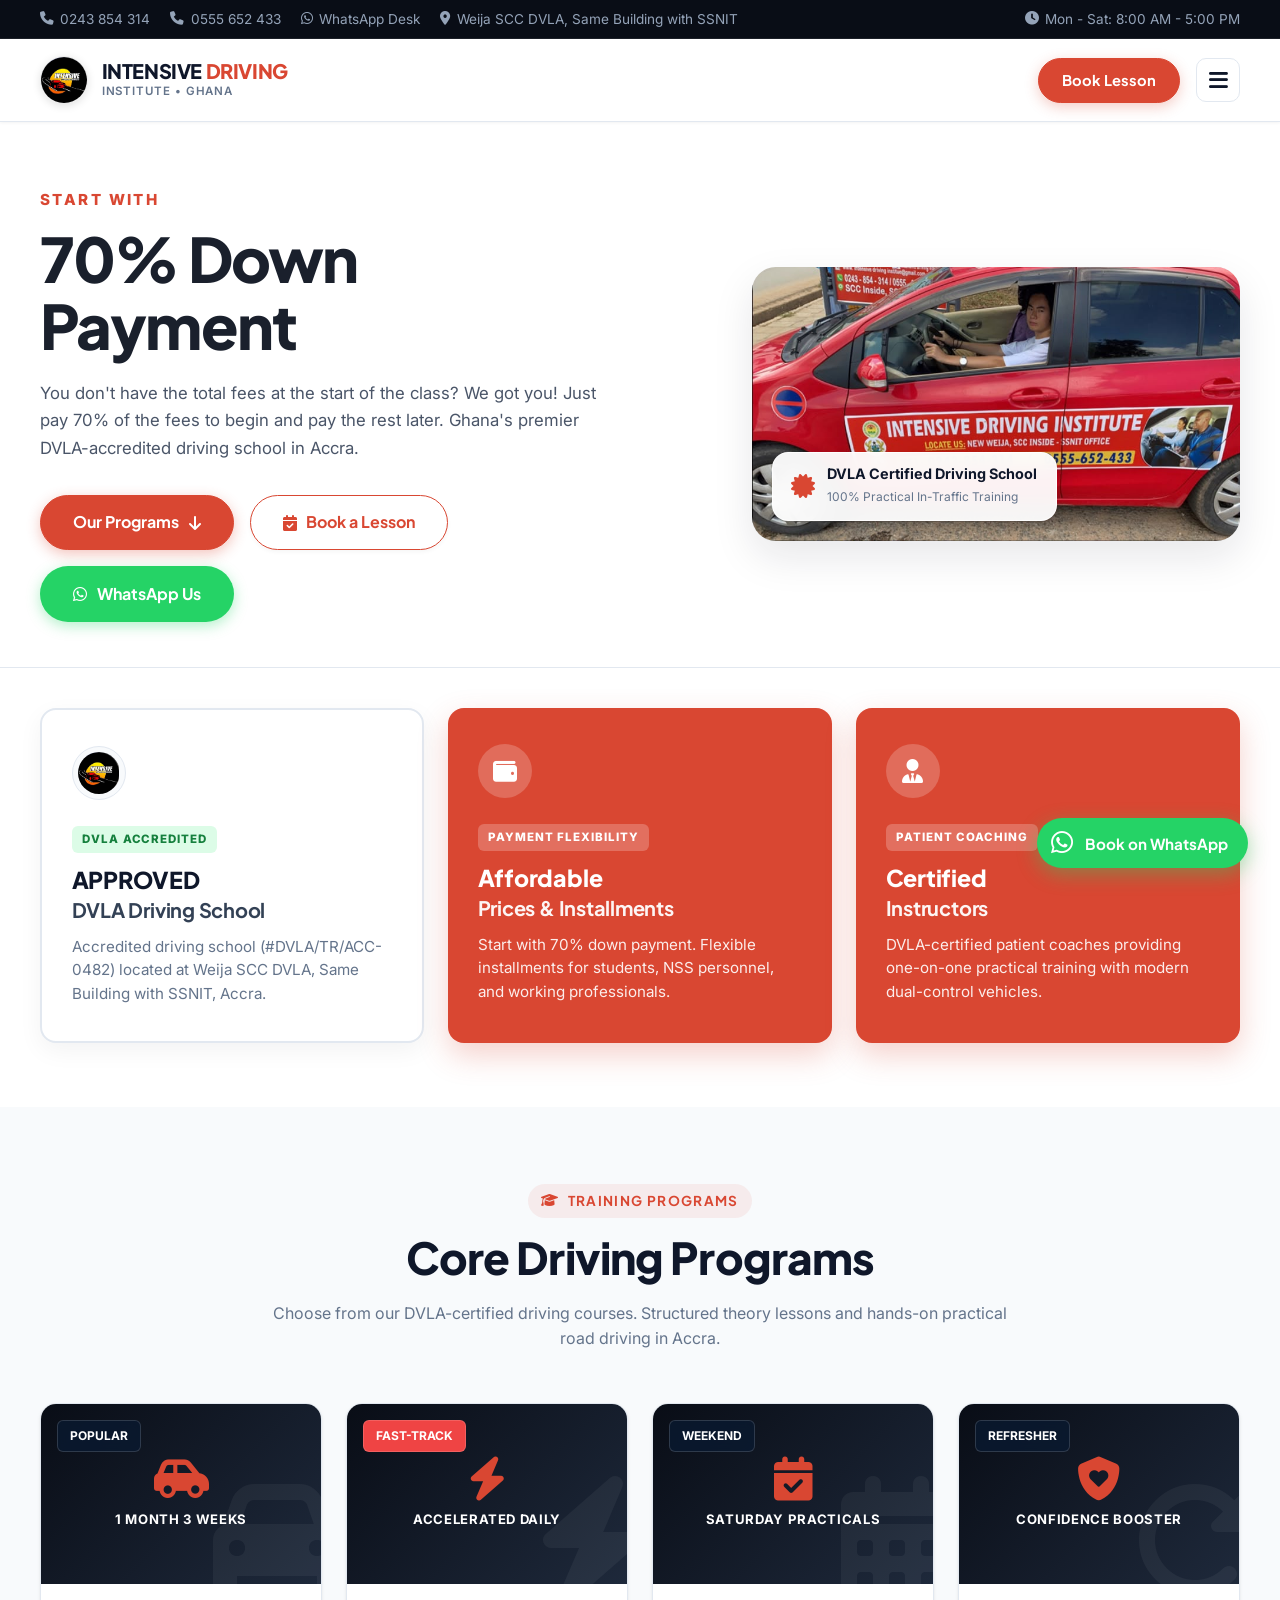
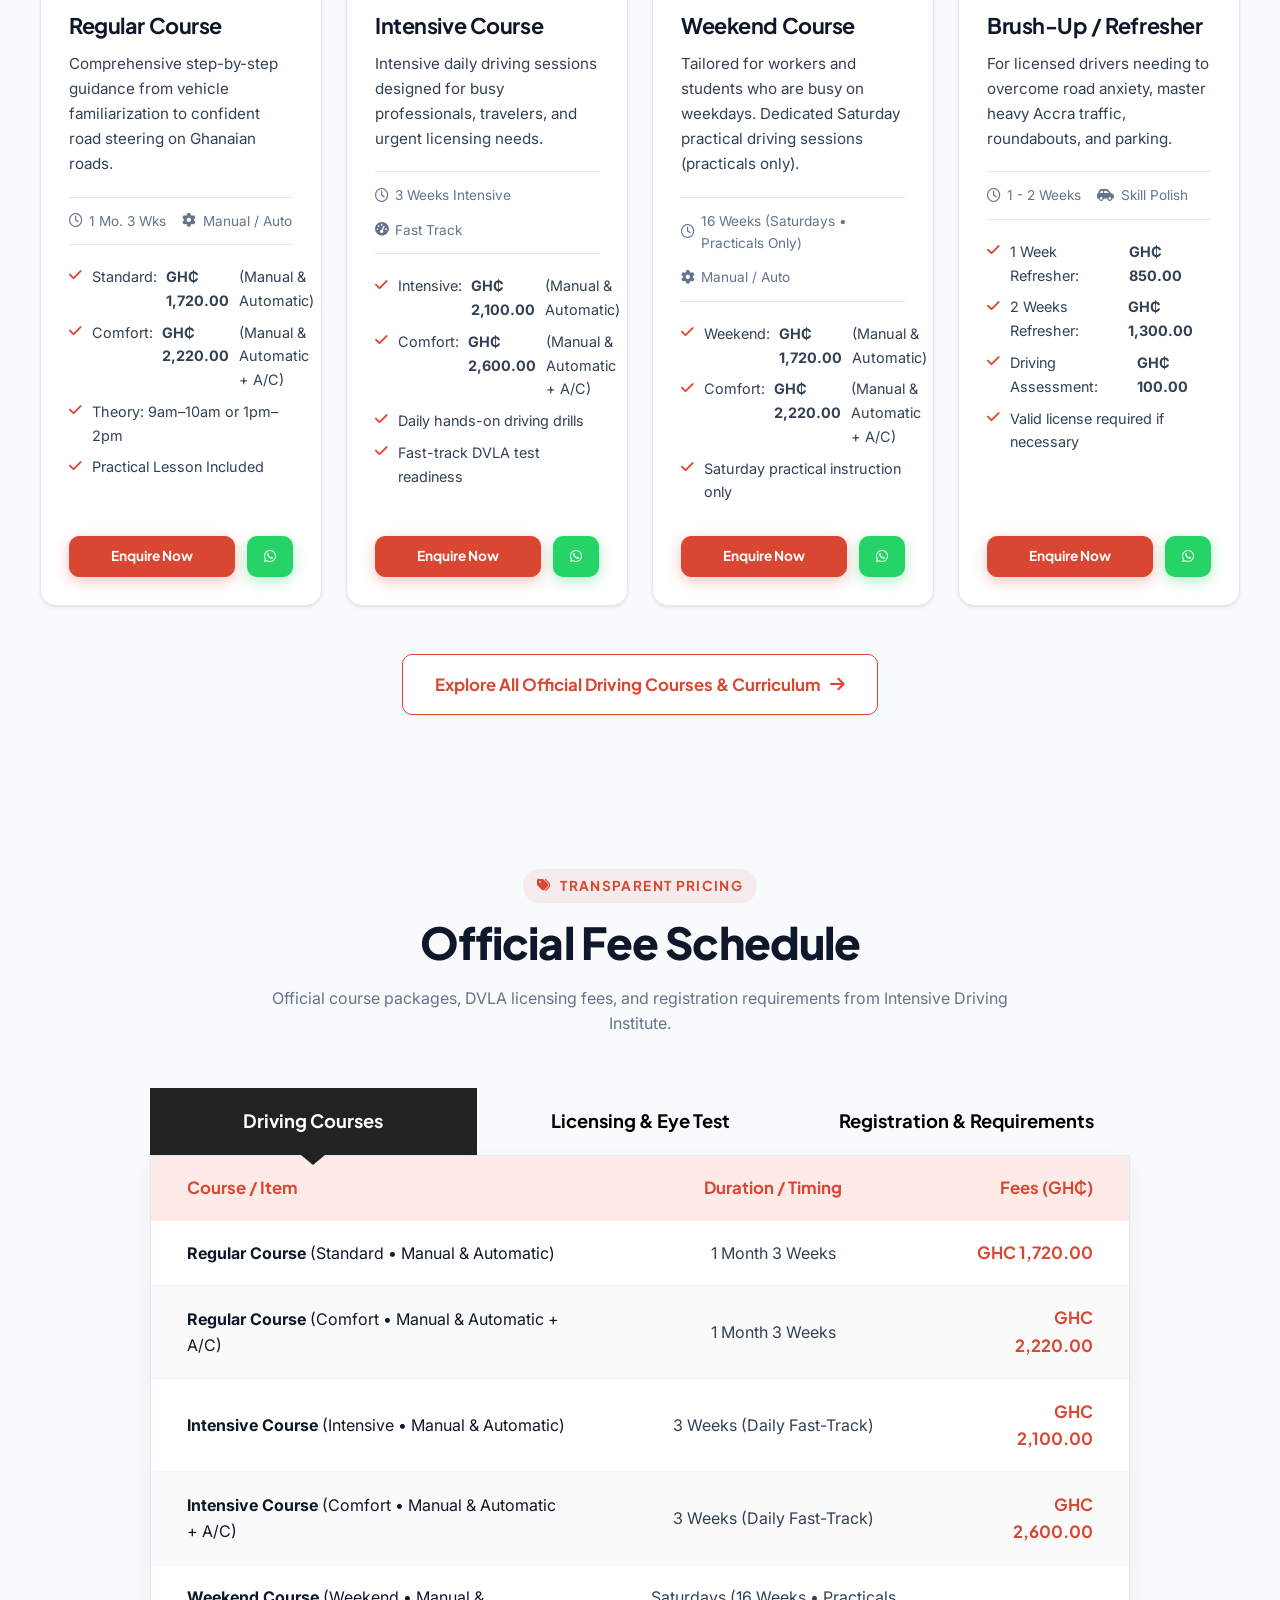
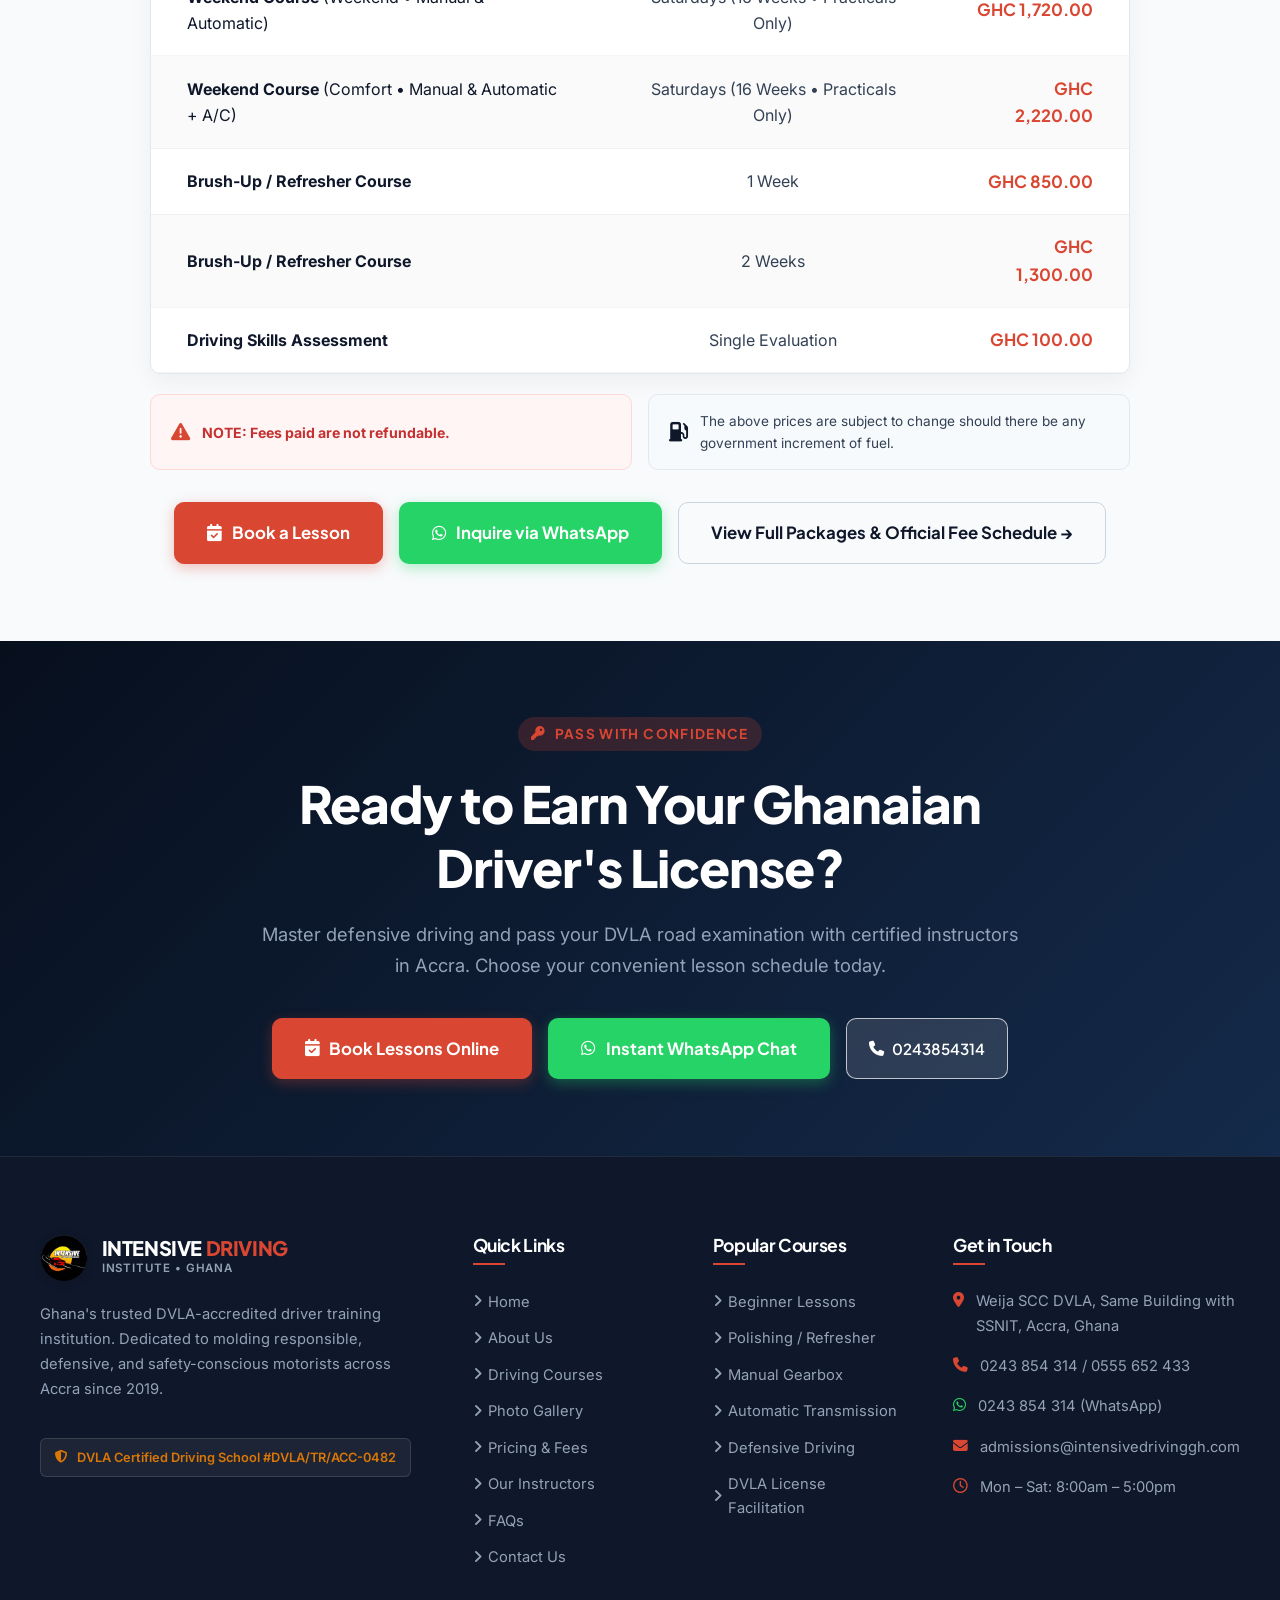
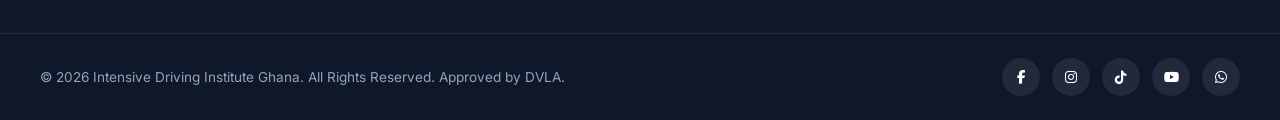
<file: index.html>
<!DOCTYPE html>
<html lang="en">
<head>
  <meta charset="UTF-8">
  <meta name="viewport" content="width=device-width, initial-scale=1.0">
  <title>Intensive Driving Institute | DVLA-Accredited Driving School Accra, Ghana</title>
  <meta name="description" content="Ghana's premier DVLA-accredited driving school in Accra. Beginner, refresher, manual & automatic driving lessons, flexible 70% deposit plan, and university campus pick-ups.">  
  <!-- Open Graph / Meta -->
  <meta property="og:type" content="website">
  <meta property="og:title" content="Intensive Driving Institute - Learn to Drive With Confidence">
  <meta property="og:description" content="Professional driving lessons in Accra. DVLA certified instructors, 70% flexible down payment, and dual-control modern vehicles.">
  <meta property="og:url" content="https://intensivedrivinggh.com/">
  
  <!-- Google Fonts -->
  <link rel="preconnect" href="https://fonts.googleapis.com">
  <link rel="preconnect" href="https://fonts.gstatic.com" crossorigin>
  <link href="https://fonts.googleapis.com/css2?family=Inter:wght@300;400;500;600;700&family=Plus+Jakarta+Sans:wght@500;600;700;800&display=swap" rel="stylesheet">
  
  <!-- Font Awesome Icons -->
  <link rel="stylesheet" href="https://cdnjs.cloudflare.com/ajax/libs/font-awesome/6.5.1/css/all.min.css" integrity="sha512-DTOQO9RWCH3ppGqcWaEA1BIZOC6xxalwEsw9c2QQeAIftl+Vegovlnee1c9QX4TctnWMn13TZye+giMm8e2LwA==" crossorigin="anonymous" referrerpolicy="no-referrer" />
  
  <!-- Stylesheets -->
  <link rel="stylesheet" href="css/variables.css">
  <link rel="stylesheet" href="css/base.css">
  <link rel="stylesheet" href="css/components.css">
  <link rel="stylesheet" href="css/pages.css">
</head>
<body>

  <!-- Reusable Site Header & Navigation Component -->
  <div id="site-header-root" data-active-page="home"></div>

  <main id="main-content">
    <!-- Minimal Hero Section (Inspired by Reference media_1790439748444.png) -->
    <section class="hero-minimal" aria-label="Hero Introduction">
      <div class="container hero-minimal-grid">
        <div class="hero-minimal-content">
          <span class="hero-minimal-tag">START WITH</span>
          <h1 class="hero-minimal-title">70% Down Payment</h1>
          <p class="hero-minimal-subtitle">
            You don't have the total fees at the start of the class? We got you! Just pay 70% of the fees to begin and pay the rest later. Ghana's premier DVLA-accredited driving school in Accra.
          </p>
          <div class="hero-minimal-ctas">
            <a href="#courses" class="btn btn-primary btn-pill">
              <span>Our Programs</span>
              <i class="fa-solid fa-arrow-down"></i>
            </a>
            <button type="button" class="btn btn-outline-red btn-pill" data-open-modal="booking">
              <i class="fa-solid fa-calendar-check"></i>
              <span>Book a Lesson</span>
            </button>
            <button type="button" class="btn btn-whatsapp btn-pill" data-wa-type="general">
              <i class="fa-brands fa-whatsapp"></i>
              <span>WhatsApp Us</span>
            </button>
          </div>
        </div>

        <div class="hero-minimal-visual">
          <div class="hero-minimal-img-wrap">
            <img src="assets/images/student-driving-wheel.jpg" alt="Student receiving hands-on dual-control steering instruction at Intensive Driving Institute" class="hero-minimal-img" width="560" height="420">
            <div class="hero-minimal-badge">
              <i class="fa-solid fa-certificate"></i>
              <div>
                <strong>DVLA Certified Driving School</strong>
                <span>100% Practical In-Traffic Training</span>
              </div>
            </div>
          </div>
        </div>
      </div>
    </section>

    <!-- 3 Key Highlight Pillars (Matching Reference media_1790439748444.png) -->
    <section class="pillars-section" aria-label="Institute Core Highlights">
      <div class="container">
        <div class="pillars-grid">
          <!-- Pillar 1: Approved DVLA (White Card with Border) -->
          <div class="pillar-card pillar-card-white">
            <div class="pillar-icon-box">
              <img src="assets/logo.jpg" alt="DVLA Accredited Institute" class="pillar-dvla-logo">
            </div>
            <div class="pillar-card-content">
              <span class="pillar-label">DVLA ACCREDITED</span>
              <h2 class="pillar-title">APPROVED<br><span>DVLA Driving School</span></h2>
              <p class="pillar-desc">
                Accredited driving school (#DVLA/TR/ACC-0482) located at Weija SCC DVLA, Same Building with SSNIT, Accra.
              </p>
            </div>
          </div>

          <!-- Pillar 2: Affordable Prices (Primary Red Card) -->
          <div class="pillar-card pillar-card-red">
            <div class="pillar-icon-box">
              <i class="fa-solid fa-wallet"></i>
            </div>
            <div class="pillar-card-content">
              <span class="pillar-label">PAYMENT FLEXIBILITY</span>
              <h2 class="pillar-title">Affordable<br><span>Prices &amp; Installments</span></h2>
              <p class="pillar-desc">
                Start with 70% down payment. Flexible installments for students, NSS personnel, and working professionals.
              </p>
            </div>
          </div>

          <!-- Pillar 3: Certified Instructors (Primary Red Card) -->
          <div class="pillar-card pillar-card-red">
            <div class="pillar-icon-box">
              <i class="fa-solid fa-user-tie"></i>
            </div>
            <div class="pillar-card-content">
              <span class="pillar-label">PATIENT COACHING</span>
              <h2 class="pillar-title">Certified<br><span>Instructors</span></h2>
              <p class="pillar-desc">
                DVLA-certified patient coaches providing one-on-one practical training with modern dual-control vehicles.
              </p>
            </div>
          </div>
        </div>
      </div>
    </section>

    <!-- Section 3: Core Programs (Streamlined 4-Course Grid) -->
    <section class="section section-bg-alt" id="courses" aria-label="Our Driving Programs">
      <div class="container">
        <div class="section-header">
          <div class="section-eyebrow">
            <i class="fa-solid fa-graduation-cap"></i>
            <span>Training Programs</span>
          </div>
          <h2 class="section-title">Core Driving Programs</h2>
          <p class="section-subtitle">
            Choose from our DVLA-certified driving courses. Structured theory lessons and hands-on practical road driving in Accra.
          </p>
        </div>

        <div class="grid-4">
          <!-- 1. Regular Course -->
          <article class="card course-card">
            <div class="course-card-header">
              <span class="course-card-badge">POPULAR</span>
              <i class="fa-solid fa-car course-icon-bg"></i>
              <div style="text-align: center; z-index: 1;">
                <i class="fa-solid fa-car-side" style="font-size: 2.75rem; color: var(--color-accent); margin-bottom: 0.5rem;"></i>
                <div style="font-size: 0.82rem; font-weight: 700; text-transform: uppercase; letter-spacing: 0.05em;">1 Month 3 Weeks</div>
              </div>
            </div>
            <div class="course-card-body">
              <h3 class="course-card-title">Regular Course</h3>
              <p class="course-card-desc">
                Comprehensive step-by-step guidance from vehicle familiarization to confident road steering on Ghanaian roads.
              </p>
              <div class="course-card-meta">
                <span class="course-card-meta-item"><i class="fa-regular fa-clock"></i> 1 Mo. 3 Wks</span>
                <span class="course-card-meta-item"><i class="fa-solid fa-gear"></i> Manual / Auto</span>
              </div>
              <ul class="course-features-list">
                <li><i class="fa-solid fa-check"></i> Standard: <strong>GH₵ 1,720.00</strong> (Manual & Automatic)</li>
                <li><i class="fa-solid fa-check"></i> Comfort: <strong>GH₵ 2,220.00</strong> (Manual & Automatic + A/C)</li>
                <li><i class="fa-solid fa-check"></i> Theory: 9am–10am or 1pm–2pm</li>
                <li><i class="fa-solid fa-check"></i> Practical Lesson Included</li>
              </ul>
              <div class="course-card-footer">
                <button type="button" class="btn btn-primary btn-sm" style="flex:1;" data-open-modal="booking" data-prefill-course="Regular Course - 1 Month 3 Weeks (Standard: GHC 1,720.00)">Enquire Now</button>
                <button type="button" class="btn btn-whatsapp btn-sm" data-wa-type="course" data-course-title="Regular Course - 1 Month 3 Weeks" title="Inquire on WhatsApp"><i class="fa-brands fa-whatsapp"></i></button>
              </div>
            </div>
          </article>

          <!-- 2. Intensive Course -->
          <article class="card course-card">
            <div class="course-card-header">
              <span class="course-card-badge" style="background: #ef4444; color:#fff;">FAST-TRACK</span>
              <i class="fa-solid fa-bolt course-icon-bg"></i>
              <div style="text-align: center; z-index: 1;">
                <i class="fa-solid fa-bolt" style="font-size: 2.75rem; color: var(--color-accent); margin-bottom: 0.5rem;"></i>
                <div style="font-size: 0.82rem; font-weight: 700; text-transform: uppercase; letter-spacing: 0.05em;">Accelerated Daily</div>
              </div>
            </div>
            <div class="course-card-body">
              <h3 class="course-card-title">Intensive Course</h3>
              <p class="course-card-desc">
                Intensive daily driving sessions designed for busy professionals, travelers, and urgent licensing needs.
              </p>
              <div class="course-card-meta">
                <span class="course-card-meta-item"><i class="fa-regular fa-clock"></i> 3 Weeks Intensive</span>
                <span class="course-card-meta-item"><i class="fa-solid fa-gauge-high"></i> Fast Track</span>
              </div>
              <ul class="course-features-list">
                <li><i class="fa-solid fa-check"></i> Intensive: <strong>GH₵ 2,100.00</strong> (Manual & Automatic)</li>
                <li><i class="fa-solid fa-check"></i> Comfort: <strong>GH₵ 2,600.00</strong> (Manual & Automatic + A/C)</li>
                <li><i class="fa-solid fa-check"></i> Daily hands-on driving drills</li>
                <li><i class="fa-solid fa-check"></i> Fast-track DVLA test readiness</li>
              </ul>
              <div class="course-card-footer">
                <button type="button" class="btn btn-primary btn-sm" style="flex:1;" data-open-modal="booking" data-prefill-course="Intensive Course for 3 Weeks (Intensive: GHC 2,100.00)">Enquire Now</button>
                <button type="button" class="btn btn-whatsapp btn-sm" data-wa-type="course" data-course-title="Intensive Course for 3 Weeks" title="Inquire on WhatsApp"><i class="fa-brands fa-whatsapp"></i></button>
              </div>
            </div>
          </article>

          <!-- 3. Weekend Course -->
          <article class="card course-card">
            <div class="course-card-header">
              <span class="course-card-badge">WEEKEND</span>
              <i class="fa-solid fa-calendar-days course-icon-bg"></i>
              <div style="text-align: center; z-index: 1;">
                <i class="fa-solid fa-calendar-check" style="font-size: 2.75rem; color: var(--color-accent); margin-bottom: 0.5rem;"></i>
                <div style="font-size: 0.82rem; font-weight: 700; text-transform: uppercase; letter-spacing: 0.05em;">Saturday Practicals</div>
              </div>
            </div>
            <div class="course-card-body">
              <h3 class="course-card-title">Weekend Course</h3>
              <p class="course-card-desc">
                Tailored for workers and students who are busy on weekdays. Dedicated Saturday practical driving sessions (practicals only).
              </p>
              <div class="course-card-meta">
                <span class="course-card-meta-item"><i class="fa-regular fa-clock"></i> 16 Weeks (Saturdays • Practicals Only)</span>
                <span class="course-card-meta-item"><i class="fa-solid fa-gear"></i> Manual / Auto</span>
              </div>
              <ul class="course-features-list">
                <li><i class="fa-solid fa-check"></i> Weekend: <strong>GH₵ 1,720.00</strong> (Manual &amp; Automatic)</li>
                <li><i class="fa-solid fa-check"></i> Comfort: <strong>GH₵ 2,220.00</strong> (Manual &amp; Automatic + A/C)</li>
                <li><i class="fa-solid fa-check"></i> Saturday practical instruction only</li>
              </ul>
              <div class="course-card-footer">
                <button type="button" class="btn btn-primary btn-sm" style="flex:1;" data-open-modal="booking" data-prefill-course="Weekend Course Saturdays 16Wks (Weekend: GHC 1,720.00)">Enquire Now</button>
                <button type="button" class="btn btn-whatsapp btn-sm" data-wa-type="course" data-course-title="Weekend Course Saturdays 16Wks" title="Inquire on WhatsApp"><i class="fa-brands fa-whatsapp"></i></button>
              </div>
            </div>
          </article>

          <!-- 4. Brush-Up / Refresher Course -->
          <article class="card course-card">
            <div class="course-card-header">
              <span class="course-card-badge">REFRESHER</span>
              <i class="fa-solid fa-rotate-right course-icon-bg"></i>
              <div style="text-align: center; z-index: 1;">
                <i class="fa-solid fa-shield-heart" style="font-size: 2.75rem; color: var(--color-accent); margin-bottom: 0.5rem;"></i>
                <div style="font-size: 0.82rem; font-weight: 700; text-transform: uppercase; letter-spacing: 0.05em;">Confidence Booster</div>
              </div>
            </div>
            <div class="course-card-body">
              <h3 class="course-card-title">Brush-Up / Refresher</h3>
              <p class="course-card-desc">
                For licensed drivers needing to overcome road anxiety, master heavy Accra traffic, roundabouts, and parking.
              </p>
              <div class="course-card-meta">
                <span class="course-card-meta-item"><i class="fa-regular fa-clock"></i> 1 - 2 Weeks</span>
                <span class="course-card-meta-item"><i class="fa-solid fa-car-side"></i> Skill Polish</span>
              </div>
              <ul class="course-features-list">
                <li><i class="fa-solid fa-check"></i> 1 Week Refresher: <strong>GH₵ 850.00</strong></li>
                <li><i class="fa-solid fa-check"></i> 2 Weeks Refresher: <strong>GH₵ 1,300.00</strong></li>
                <li><i class="fa-solid fa-check"></i> Driving Assessment: <strong>GH₵ 100.00</strong></li>
                <li><i class="fa-solid fa-check"></i> Valid license required if necessary</li>
              </ul>
              <div class="course-card-footer">
                <button type="button" class="btn btn-primary btn-sm" style="flex:1;" data-open-modal="booking" data-prefill-course="Brush-Up / Refresher Course (1 Week: GHC 850.00)">Enquire Now</button>
                <button type="button" class="btn btn-whatsapp btn-sm" data-wa-type="course" data-course-title="Brush-Up / Refresher Course" title="Inquire on WhatsApp"><i class="fa-brands fa-whatsapp"></i></button>
              </div>
            </div>
          </article>
        </div>

        <div style="text-align: center; margin-top: 3rem;">
          <a href="courses.html" class="btn btn-outline-red btn-lg">
            <span>Explore All Official Driving Courses &amp; Curriculum</span>
            <i class="fa-solid fa-arrow-right"></i>
          </a>
        </div>
      </div>
    </section>

    <!-- Pricing Preview Section (Reference media_1790357889531.png) -->
    <section class="section section-bg-alt" id="pricing" aria-label="Transparent Pricing Packages">
      <div class="container">
        <div class="section-header">
          <div class="section-eyebrow">
            <i class="fa-solid fa-tags"></i>
            <span>Transparent Pricing</span>
          </div>
          <h2 class="section-title">Official Fee Schedule</h2>
          <p class="section-subtitle">
            Official course packages, DVLA licensing fees, and registration requirements from Intensive Driving Institute.
          </p>
        </div>

        <div class="pricing-ref-wrapper">
          <!-- 3 Contiguous Tabs -->
          <div class="pricing-ref-tabs" role="tablist" aria-label="Pricing Category Tabs">
            <button type="button" class="pricing-ref-tab tab-courses active" role="tab" aria-selected="true" data-target-tbody="tbody-courses">
              Driving Courses
            </button>
            <button type="button" class="pricing-ref-tab tab-dvla" role="tab" aria-selected="false" data-target-tbody="tbody-dvla">
              Licensing &amp; Eye Test
            </button>
            <button type="button" class="pricing-ref-tab tab-requirements" role="tab" aria-selected="false" data-target-tbody="tbody-requirements">
              Registration &amp; Requirements
            </button>
          </div>

          <!-- Table Container -->
          <div class="pricing-ref-table-wrap">
            <table class="pricing-ref-table" aria-label="Official Fee Schedule">
              <thead>
                <tr>
                  <th scope="col">Course / Item</th>
                  <th scope="col">Duration / Timing</th>
                  <th scope="col">Fees (GH₵)</th>
                </tr>
              </thead>

              <!-- Tbody 1: Driving Courses (Default Active) -->
              <tbody id="tbody-courses" class="pricing-table-body">
                <tr>
                  <td><strong>Regular Course</strong> (Standard • Manual &amp; Automatic)</td>
                  <td class="col-duration">1 Month 3 Weeks</td>
                  <td class="col-fee">GHC 1,720.00</td>
                </tr>
                <tr>
                  <td><strong>Regular Course</strong> (Comfort • Manual &amp; Automatic + A/C)</td>
                  <td class="col-duration">1 Month 3 Weeks</td>
                  <td class="col-fee">GHC 2,220.00</td>
                </tr>
                <tr>
                  <td><strong>Intensive Course</strong> (Intensive • Manual &amp; Automatic)</td>
                  <td class="col-duration">3 Weeks (Daily Fast-Track)</td>
                  <td class="col-fee">GHC 2,100.00</td>
                </tr>
                <tr>
                  <td><strong>Intensive Course</strong> (Comfort • Manual &amp; Automatic + A/C)</td>
                  <td class="col-duration">3 Weeks (Daily Fast-Track)</td>
                  <td class="col-fee">GHC 2,600.00</td>
                </tr>
                <tr>
                  <td><strong>Weekend Course</strong> (Weekend • Manual &amp; Automatic)</td>
                  <td class="col-duration">Saturdays (16 Weeks • Practicals Only)</td>
                  <td class="col-fee">GHC 1,720.00</td>
                </tr>
                <tr>
                  <td><strong>Weekend Course</strong> (Comfort • Manual &amp; Automatic + A/C)</td>
                  <td class="col-duration">Saturdays (16 Weeks • Practicals Only)</td>
                  <td class="col-fee">GHC 2,220.00</td>
                </tr>
                <tr>
                  <td><strong>Brush-Up / Refresher Course</strong></td>
                  <td class="col-duration">1 Week</td>
                  <td class="col-fee">GHC 850.00</td>
                </tr>
                <tr>
                  <td><strong>Brush-Up / Refresher Course</strong></td>
                  <td class="col-duration">2 Weeks</td>
                  <td class="col-fee">GHC 1,300.00</td>
                </tr>
                <tr>
                  <td><strong>Driving Skills Assessment</strong></td>
                  <td class="col-duration">Single Evaluation</td>
                  <td class="col-fee">GHC 100.00</td>
                </tr>
              </tbody>

              <!-- Tbody 2: Licensing & Eye Test (Payable at Intensive Driving Institute) -->
              <tbody id="tbody-dvla" class="pricing-table-body" style="display: none;">
                <tr>
                  <td><strong>Standard License &amp; Eye Test</strong> (Payable at Intensive Driving Institute)</td>
                  <td class="col-duration">3 Months Timeline</td>
                  <td class="col-fee">GHC 795.00</td>
                </tr>
                <tr>
                  <td><strong>Premium License &amp; Eye Test</strong> (Payable at Intensive Driving Institute)</td>
                  <td class="col-duration">3 Weeks Fast-Track</td>
                  <td class="col-fee">GHC 1,055.00</td>
                </tr>
                <tr>
                  <td>Theory Lesson Schedule (Morning Session)</td>
                  <td class="col-duration">9:00 AM – 10:00 AM</td>
                  <td class="col-fee">Included in Course</td>
                </tr>
                <tr>
                  <td>Theory Lesson Schedule (Afternoon Session)</td>
                  <td class="col-duration">1:00 PM – 2:00 PM</td>
                  <td class="col-fee">Included in Course</td>
                </tr>
              </tbody>

              <!-- Tbody 3: Requirements & Registration -->
              <tbody id="tbody-requirements" class="pricing-table-body" style="display: none;">
                <tr>
                  <td><strong>Registration and Pamphlet</strong></td>
                  <td class="col-duration">Upon Enrollment</td>
                  <td class="col-fee">GHC 100.00</td>
                </tr>
                <tr>
                  <td>1 Passport Size Picture</td>
                  <td class="col-duration">Registration Requirement</td>
                  <td class="col-fee">Mandatory</td>
                </tr>
                <tr>
                  <td>National ID (Ghana Card ONLY)</td>
                  <td class="col-duration">Registration Requirement</td>
                  <td class="col-fee">Mandatory</td>
                </tr>
                <tr>
                  <td>Level of Education: M.S.L.C, J.H.S, S.H.S</td>
                  <td class="col-duration">If Necessary</td>
                  <td class="col-fee">Required</td>
                </tr>
                <tr>
                  <td>Valid Driver's License (For Refresher Course)</td>
                  <td class="col-duration">If Necessary</td>
                  <td class="col-fee">Required</td>
                </tr>
              </tbody>
            </table>
          </div>

          <!-- Official Policy & Notice Box from Flyer -->
          <div style="margin-top: 1.25rem; display: grid; grid-template-columns: repeat(auto-fit, minmax(min(100%, 300px), 1fr)); gap: 1rem;">
            <div style="background: #FFF5F5; border: 1px solid #FED7D7; border-radius: var(--radius-md); padding: 0.9rem 1.25rem; display: flex; align-items: center; gap: 0.75rem;">
              <i class="fa-solid fa-triangle-exclamation" style="color: var(--color-accent); font-size: 1.2rem; flex-shrink: 0;"></i>
              <span style="font-size: 0.88rem; font-weight: 700; color: #C53030;">NOTE: Fees paid are not refundable.</span>
            </div>
            <div style="background: #F7FAFC; border: 1px solid #E2E8F0; border-radius: var(--radius-md); padding: 0.9rem 1.25rem; display: flex; align-items: center; gap: 0.75rem;">
              <i class="fa-solid fa-gas-pump" style="color: var(--color-primary); font-size: 1.2rem; flex-shrink: 0;"></i>
              <span style="font-size: 0.85rem; color: var(--color-text-body);">The above prices are subject to change should there be any government increment of fuel.</span>
            </div>
          </div>

          <div class="pricing-ref-cta-box">
            <button type="button" class="btn btn-primary btn-lg" data-open-modal="booking">
              <i class="fa-solid fa-calendar-check"></i>
              <span>Book a Lesson</span>
            </button>
            <button type="button" class="btn btn-whatsapp btn-lg" data-wa-type="general">
              <i class="fa-brands fa-whatsapp"></i>
              <span>Inquire via WhatsApp</span>
            </button>
            <a href="pricing.html" class="btn btn-outline btn-lg">
              <span>View Full Packages &amp; Official Fee Schedule &rarr;</span>
            </a>
          </div>
        </div>
      </div>
    </section>


    <!-- Final High-Converting CTA Banner -->
    <section class="section section-bg-dark" style="position: relative; overflow: hidden; background: linear-gradient(135deg, #070f1d, #142a4a);" aria-label="Final Call to Action">
      <div class="container" style="text-align: center; max-width: 800px; position: relative; z-index: 2;">
        <span class="section-eyebrow" style="background: rgba(217, 71, 50, 0.2); color: var(--color-accent); margin-bottom: 1.25rem;">
          <i class="fa-solid fa-key"></i> Pass With Confidence
        </span>
        <h2 style="font-size: clamp(2.2rem, 4vw, 3.25rem); color: #fff; margin-bottom: 1.25rem;">
          Ready to Earn Your Ghanaian Driver's License?
        </h2>
        <p style="font-size: 1.15rem; color: var(--color-text-light-muted); margin-bottom: 2.25rem; line-height: 1.7;">
          Master defensive driving and pass your DVLA road examination with certified instructors in Accra. Choose your convenient lesson schedule today.
        </p>
        <div style="display: flex; justify-content: center; gap: 1rem; flex-wrap: wrap;">
          <button type="button" class="btn btn-primary btn-lg" data-open-modal="booking">
            <i class="fa-solid fa-calendar-check"></i>
            <span>Book Lessons Online</span>
          </button>
          <button type="button" class="btn btn-whatsapp btn-lg" data-wa-type="general">
            <i class="fa-brands fa-whatsapp"></i>
            <span>Instant WhatsApp Chat</span>
          </button>
          <a href="tel:+233243854314" class="btn btn-outline-white btn-lg" data-config="phoneLink">
            <i class="fa-solid fa-phone"></i>
            <span data-config="phoneDisplay">0243 854 314</span>
          </a>
        </div>
      </div>
    </section>
  </main>

  <!-- Comprehensive Footer -->
  <footer class="site-footer">
    <div class="container footer-top">
      <div class="footer-grid">
        <!-- Col 1: Brand Info -->
        <div class="footer-brand">
          <a href="index.html" class="brand-logo" aria-label="Intensive Driving Institute">
            <img src="assets/logo.jpg" alt="Intensive Driving Institute Logo" class="brand-logo-img">
            <div class="logo-text">
              <span class="logo-title">INTENSIVE <span>DRIVING</span></span>
              <span class="logo-tagline" style="color: var(--color-text-light-muted);">INSTITUTE • GHANA</span>
            </div>
          </a>
          <p class="footer-desc">
            Ghana's trusted DVLA-accredited driver training institution. Dedicated to molding responsible, defensive, and safety-conscious motorists across Accra since 2019.
          </p>
          <div class="footer-dvla-badge">
            <i class="fa-solid fa-shield-halved"></i>
            <span data-config="dvla">DVLA Certified Driving School #DVLA/TR/ACC-0482</span>
          </div>
        </div>

        <!-- Col 2: Navigation -->
        <div class="footer-col">
          <h4>Quick Links</h4>
          <ul class="footer-links">
            <li><a href="index.html"><i class="fa-solid fa-angle-right"></i> Home</a></li>
            <li><a href="about.html"><i class="fa-solid fa-angle-right"></i> About Us</a></li>
            <li><a href="courses.html"><i class="fa-solid fa-angle-right"></i> Driving Courses</a></li>
            <li><a href="gallery.html"><i class="fa-solid fa-angle-right"></i> Photo Gallery</a></li>
            <li><a href="pricing.html"><i class="fa-solid fa-angle-right"></i> Pricing &amp; Fees</a></li>
            <li><a href="instructors.html"><i class="fa-solid fa-angle-right"></i> Our Instructors</a></li>
            <li><a href="faq.html"><i class="fa-solid fa-angle-right"></i> FAQs</a></li>
            <li><a href="contact.html"><i class="fa-solid fa-angle-right"></i> Contact Us</a></li>
          </ul>
        </div>

        <!-- Col 3: Programs -->
        <div class="footer-col">
          <h4>Popular Courses</h4>
          <ul class="footer-links">
            <li><a href="courses.html#beginner"><i class="fa-solid fa-angle-right"></i> Beginner Lessons</a></li>
            <li><a href="courses.html#refresher"><i class="fa-solid fa-angle-right"></i> Polishing / Refresher</a></li>
            <li><a href="courses.html#manual"><i class="fa-solid fa-angle-right"></i> Manual Gearbox</a></li>
            <li><a href="courses.html#automatic"><i class="fa-solid fa-angle-right"></i> Automatic Transmission</a></li>
            <li><a href="courses.html#defensive"><i class="fa-solid fa-angle-right"></i> Defensive Driving</a></li>
            <li><a href="courses.html#licensing"><i class="fa-solid fa-angle-right"></i> DVLA License Facilitation</a></li>
          </ul>
        </div>

        <!-- Col 4: Contact & Hours -->
        <div class="footer-col">
          <h4>Get in Touch</h4>
          <div class="footer-contact-list">
            <div class="footer-contact-item">
              <i class="fa-solid fa-location-dot"></i>
              <span data-config="address">Weija SCC DVLA, Same Building with SSNIT, Accra</span>
            </div>
            <div class="footer-contact-item">
              <i class="fa-solid fa-phone"></i>
              <span><a href="tel:+233243854314" style="color: inherit;" data-config="phoneLink">0243 854 314</a> / <a href="tel:+233555652433" style="color: inherit;">0555 652 433</a></span>
            </div>
            <div class="footer-contact-item">
              <i class="fa-brands fa-whatsapp" style="color: var(--color-whatsapp);"></i>
              <a href="https://wa.me/233243854314" data-wa-type="general" style="color: inherit;">0243 854 314 (WhatsApp)</a>
            </div>
            <div class="footer-contact-item">
              <i class="fa-solid fa-envelope"></i>
              <span data-config="email">admissions@intensivedrivinggh.com</span>
            </div>
            <div class="footer-contact-item">
              <i class="fa-regular fa-clock"></i>
              <span>Mon – Sat: 8:00am – 5:00pm</span>
            </div>
          </div>
        </div>
      </div>
    </div>

    <!-- Bottom Bar -->
    <div class="footer-bottom">
      <div class="container">
        <div>
          &copy; <span data-year>2026</span> Intensive Driving Institute Ghana. All Rights Reserved. Approved by DVLA.
        </div>
        <div class="footer-social-links">
          <a href="https://facebook.com" target="_blank" rel="noopener noreferrer" class="footer-social-btn" aria-label="Facebook"><i class="fa-brands fa-facebook-f"></i></a>
          <a href="https://instagram.com" target="_blank" rel="noopener noreferrer" class="footer-social-btn" aria-label="Instagram"><i class="fa-brands fa-instagram"></i></a>
          <a href="https://tiktok.com" target="_blank" rel="noopener noreferrer" class="footer-social-btn" aria-label="TikTok"><i class="fa-brands fa-tiktok"></i></a>
          <a href="https://youtube.com" target="_blank" rel="noopener noreferrer" class="footer-social-btn" aria-label="YouTube"><i class="fa-brands fa-youtube"></i></a>
          <a href="#" data-wa-type="general" class="footer-social-btn" aria-label="WhatsApp"><i class="fa-brands fa-whatsapp"></i></a>
        </div>
      </div>
    </div>
  </footer>

  <!-- Universal Booking Modal Dialog -->
  <div class="modal-backdrop" id="bookingModalBackdrop" role="dialog" aria-modal="true" aria-labelledby="modalTitle">
    <div class="modal-window">
      <div class="modal-header">
        <h3 id="modalTitle">
          <i class="fa-solid fa-calendar-check" style="color: var(--color-accent);"></i>
          <span>Book Your Driving Lesson</span>
        </h3>
        <button type="button" class="modal-close-btn" data-close-modal aria-label="Close booking modal">
          <i class="fa-solid fa-xmark"></i>
        </button>
      </div>

      <div class="modal-body">
        <!-- Form View -->
        <form id="modalBookingForm" novalidate>
          <p style="font-size: 0.92rem; color: var(--color-text-muted); margin-bottom: 1.5rem;">
            Fill in your details below. Your reservation request will be validated and formatted directly into an instant WhatsApp dispatch message to our admissions desk!
          </p>

          <div class="form-grid">
            <!-- Full Name -->
            <div class="form-group full-width">
              <label for="modalFullName" class="form-label">Full Name *</label>
              <input type="text" id="modalFullName" class="form-input" placeholder="e.g. Kwabena Boateng" required>
              <span class="form-error-msg">Please enter your full name.</span>
            </div>

            <!-- Phone Number -->
            <div class="form-group">
              <label for="modalPhone" class="form-label">Phone Number (Calls) *</label>
              <input type="tel" id="modalPhone" class="form-input" placeholder="e.g. 0243 854 314" required>
              <span class="form-help">Ghanaian format: 02X / 05X / 03X or +233</span>
              <span class="form-error-msg">Enter a valid Ghana phone number.</span>
            </div>

            <!-- WhatsApp Number -->
            <div class="form-group">
              <label for="modalWhatsApp" class="form-label">WhatsApp Number</label>
              <input type="tel" id="modalWhatsApp" class="form-input" placeholder="e.g. 0243 854 314 (if different)">
              <span class="form-help">For instant schedule updates</span>
            </div>

            <!-- Email -->
            <div class="form-group">
              <label for="modalEmail" class="form-label">Email Address (Optional)</label>
              <input type="email" id="modalEmail" class="form-input" placeholder="e.g. kwabena@gmail.com">
            </div>

            <!-- Course Selection -->
            <div class="form-group">
              <label for="modalCourse" class="form-label">Preferred Driving Course *</label>
              <select id="modalCourse" class="form-select" required>
                <option value="">-- Choose Course / Item --</option>
                <option value="Regular Course - 1 Month 3 Weeks (Standard: GHC 1,720.00)">Regular Course - Standard (GHC 1,720.00)</option>
                <option value="Regular Course - 1 Month 3 Weeks (Comfort / AC: GHC 2,220.00)">Regular Course - Comfort / AC (GHC 2,220.00)</option>
                <option value="Intensive Course for 3 Weeks (Intensive: GHC 2,100.00)">Intensive Course - Intensive (GHC 2,100.00)</option>
                <option value="Intensive Course for 3 Weeks (Comfort / AC: GHC 2,600.00)">Intensive Course - Comfort / AC (GHC 2,600.00)</option>
                <option value="Weekend Course Saturdays 16Wks (Weekend: GHC 1,720.00)">Weekend Course - Weekend (GHC 1,720.00)</option>
                <option value="Weekend Course Saturdays 16Wks (Comfort / AC: GHC 2,220.00)">Weekend Course - Comfort / AC (GHC 2,220.00)</option>
                <option value="Brush-Up / Refresher Course (1 Week: GHC 850.00)">Brush-Up / Refresher - 1 Week (GHC 850.00)</option>
                <option value="Brush-Up / Refresher Course (2 Weeks: GHC 1,300.00)">Brush-Up / Refresher - 2 Weeks (GHC 1,300.00)</option>
                <option value="Driving Skills Assessment (GHC 100.00)">Driving Skills Assessment (GHC 100.00)</option>
                <option value="Standard License & Eye Test 3 Months (GHc 795.00)">Standard License &amp; Eye Test 3 Months (GHc 795.00)</option>
                <option value="Premium License & Eye Test 3 Weeks (GHc 1055.00)">Premium License &amp; Eye Test 3 Weeks (GHc 1055.00)</option>
                <option value="Registration and Pamphlet (GHC 100.00)">Registration and Pamphlet (GHC 100.00)</option>
              </select>
              <span class="form-error-msg">Please choose a course.</span>
            </div>

            <!-- Transmission -->
            <div class="form-group">
              <label for="modalTransmission" class="form-label">Transmission Preference *</label>
              <select id="modalTransmission" class="form-select">
                <option value="Manual Transmission">Standard (Manual Stick-Shift)</option>
                <option value="Automatic Transmission">Comfort (Automatic &amp; A/C)</option>
                <option value="Both / Not Sure">Not sure / Advise me</option>
              </select>
            </div>

            <!-- Location / Pick-Up -->
            <div class="form-group">
              <label for="modalLocation" class="form-label">Preferred Training / Pick-Up Location *</label>
              <select id="modalLocation" class="form-select" required>
                <option value="">-- Choose Location --</option>
                <option value="Weija SCC DVLA (Same Building with SSNIT)">Weija SCC DVLA (Same Building with SSNIT)</option>
                <option value="Weija DVLA / Mallam-Kasoa Highway">Weija DVLA / Mallam-Kasoa Highway</option>
                <option value="Mallam Junction / McCarthy Hill">Mallam Junction / McCarthy Hill</option>
                <option value="Kasoa Barrier / Toll Gate">Kasoa Barrier / Toll Gate</option>
                <option value="Dansoman / Odorkor">Dansoman / Odorkor</option>
                <option value="Other Accra Location">Other Location in Greater Accra</option>
              </select>
              <span class="form-error-msg">Please select a preferred location.</span>
            </div>

            <!-- Target Start Date -->
            <div class="form-group">
              <label for="modalDate" class="form-label">Target Start Date</label>
              <input type="date" id="modalDate" class="form-input">
            </div>

            <!-- Preferred Time of Day -->
            <div class="form-group">
              <label for="modalTime" class="form-label">Preferred Lesson / Theory Time</label>
              <select id="modalTime" class="form-select">
                <option value="Morning Theory (9:00 AM - 10:00 AM) + Practical">Morning Theory (9:00 AM – 10:00 AM) + Practical</option>
                <option value="Afternoon Theory (1:00 PM - 2:00 PM) + Practical">Afternoon Theory (1:00 PM – 2:00 PM) + Practical</option>
                <option value="Morning Practical (8:00 AM - 12:00 PM)">Morning Practical (8:00 AM – 12:00 PM)</option>
                <option value="Afternoon Practical (12:00 PM - 5:00 PM)">Afternoon Practical (12:00 PM – 5:00 PM)</option>
                <option value="Saturday Practical Only (8:00 AM - 5:00 PM)">Saturday Practical Only (8:00 AM – 5:00 PM)</option>
                <option value="Flexible Schedule">Flexible / Rotate weekly</option>
              </select>
            </div>

            <!-- Additional Notes -->
            <div class="form-group full-width">
              <label for="modalNotes" class="form-label">Special Requests / Notes</label>
              <textarea id="modalNotes" class="form-textarea" rows="3" placeholder="Tell us if you have driving anxiety, previous experience, or specific lecture hours..."></textarea>
            </div>
          </div>

          <div style="margin-top: 1.5rem; display: flex; flex-direction: column; gap: 0.75rem;">
            <button type="submit" class="btn btn-primary btn-block btn-lg">
              <i class="fa-brands fa-whatsapp"></i>
              <span>Submit Enquiry via WhatsApp</span>
            </button>
            <div style="font-size: 0.8rem; text-align: center; color: var(--color-text-muted);">
              <i class="fa-solid fa-lock"></i> Your information is secure. No payment is taken until you approve your schedule.
            </div>
          </div>
        </form>

        <!-- Success Screen View -->
        <div class="booking-success-box" id="modalSuccessBox">
          <div class="success-icon">
            <i class="fa-solid fa-check"></i>
          </div>
          <h3 style="font-size: 1.5rem; color: var(--color-primary); margin-bottom: 0.75rem;">Booking Request Generated!</h3>
          <p style="color: var(--color-text-body); font-size: 1rem; margin-bottom: 1.75rem; line-height: 1.6;">
            We have prepared your booking request. WhatsApp should open automatically in a new tab. If it did not open, click the button below to send your details directly to our admissions coordinator.
          </p>
          <div style="display: flex; flex-direction: column; gap: 0.75rem; max-width: 360px; margin: 0 auto;">
            <a href="#" id="modalSuccessWhatsAppBtn" target="_blank" rel="noopener noreferrer" class="btn btn-whatsapp btn-block">
              <i class="fa-brands fa-whatsapp"></i>
              <span>Open in WhatsApp Now</span>
            </a>
            <button type="button" class="btn btn-outline btn-block" data-close-modal>
              <span>Close Window</span>
            </button>
          </div>
        </div>
      </div>
    </div>
  </div>

  <!-- Floating WhatsApp Quick Action Button -->
  <a href="#" id="floatingWhatsAppBtn" class="floating-whatsapp" aria-label="Chat with Intensive Driving Institute on WhatsApp">
    <span class="floating-whatsapp-icon"><i class="fa-brands fa-whatsapp"></i></span>
    <span class="floating-whatsapp-label">Book on WhatsApp</span>
  </a>

  <!-- JavaScript Modules -->
  <script src="js/header-component.js"></script>
  <script src="js/media-config.js"></script>
  <script src="js/config.js"></script>
  <script src="js/whatsapp.js"></script>
  <script src="js/booking-modal.js"></script>
  <script src="js/main.js"></script>
</body>
</html>
</file>
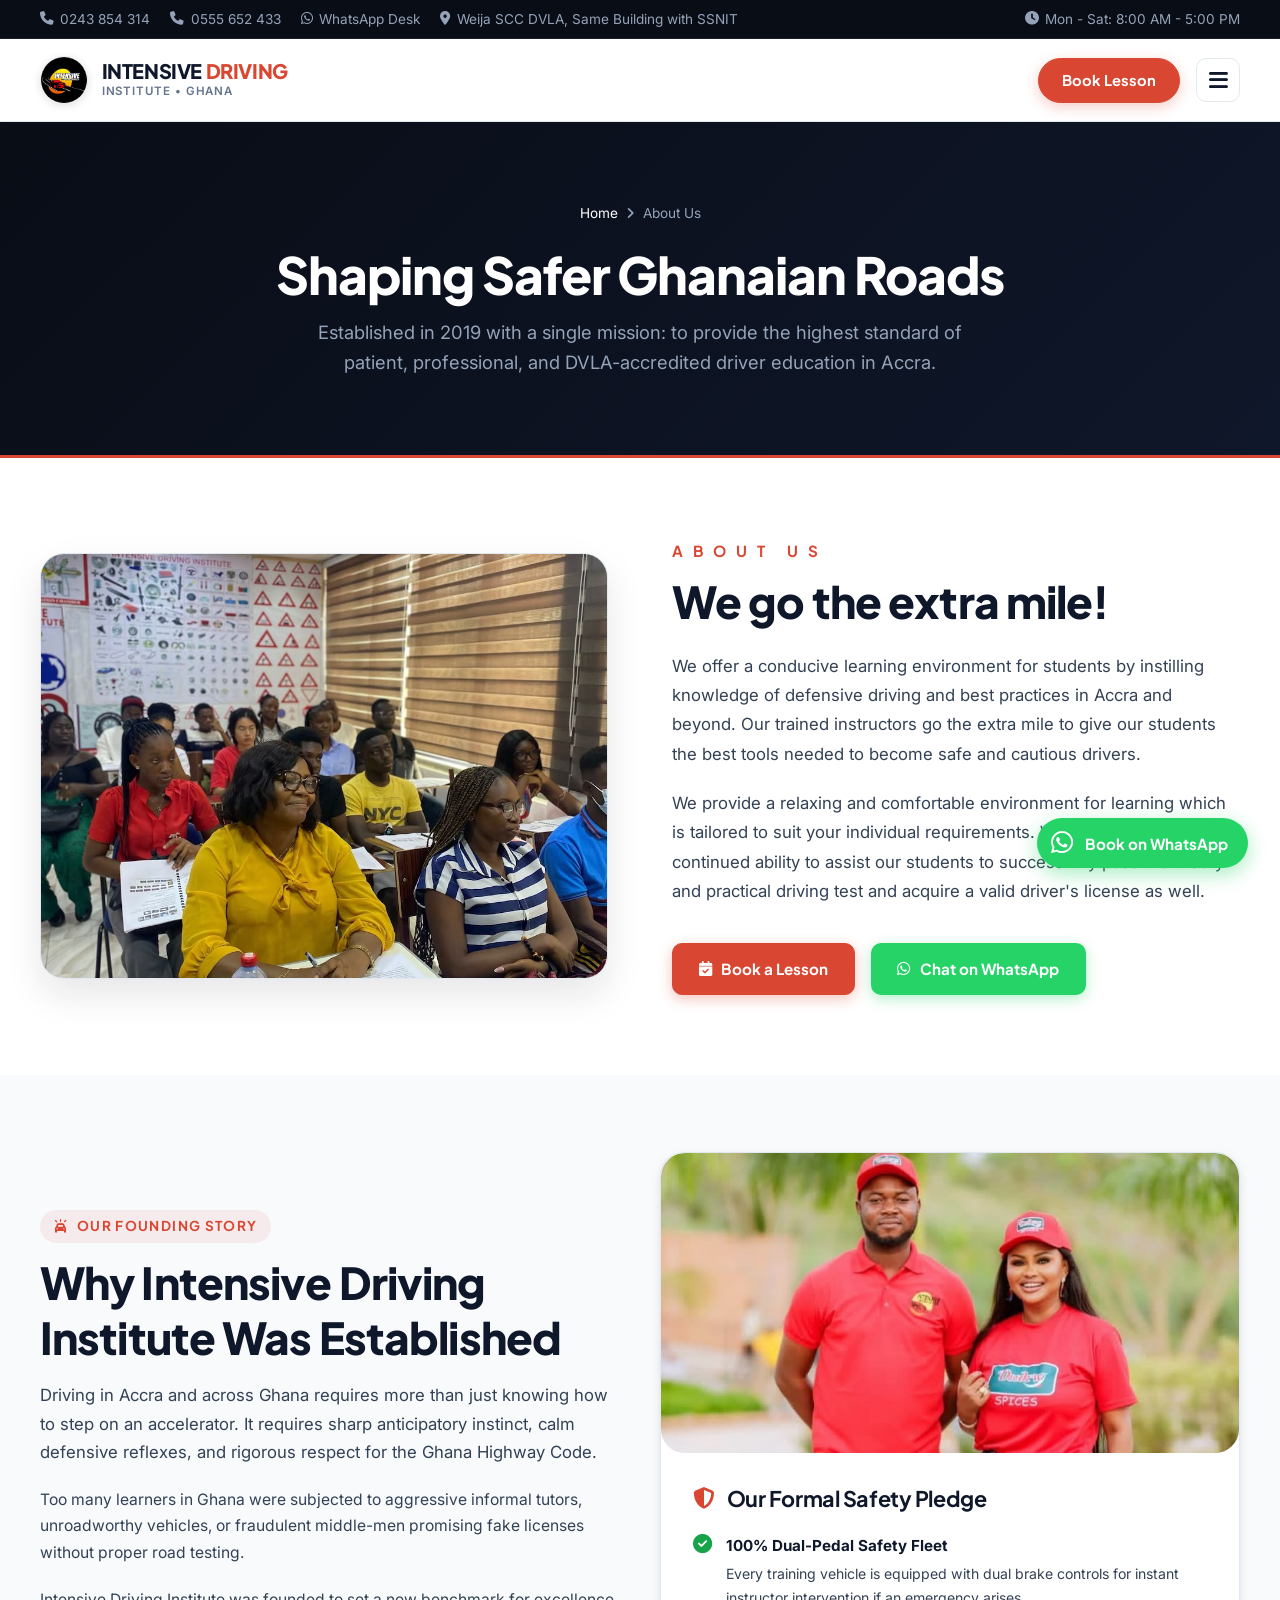
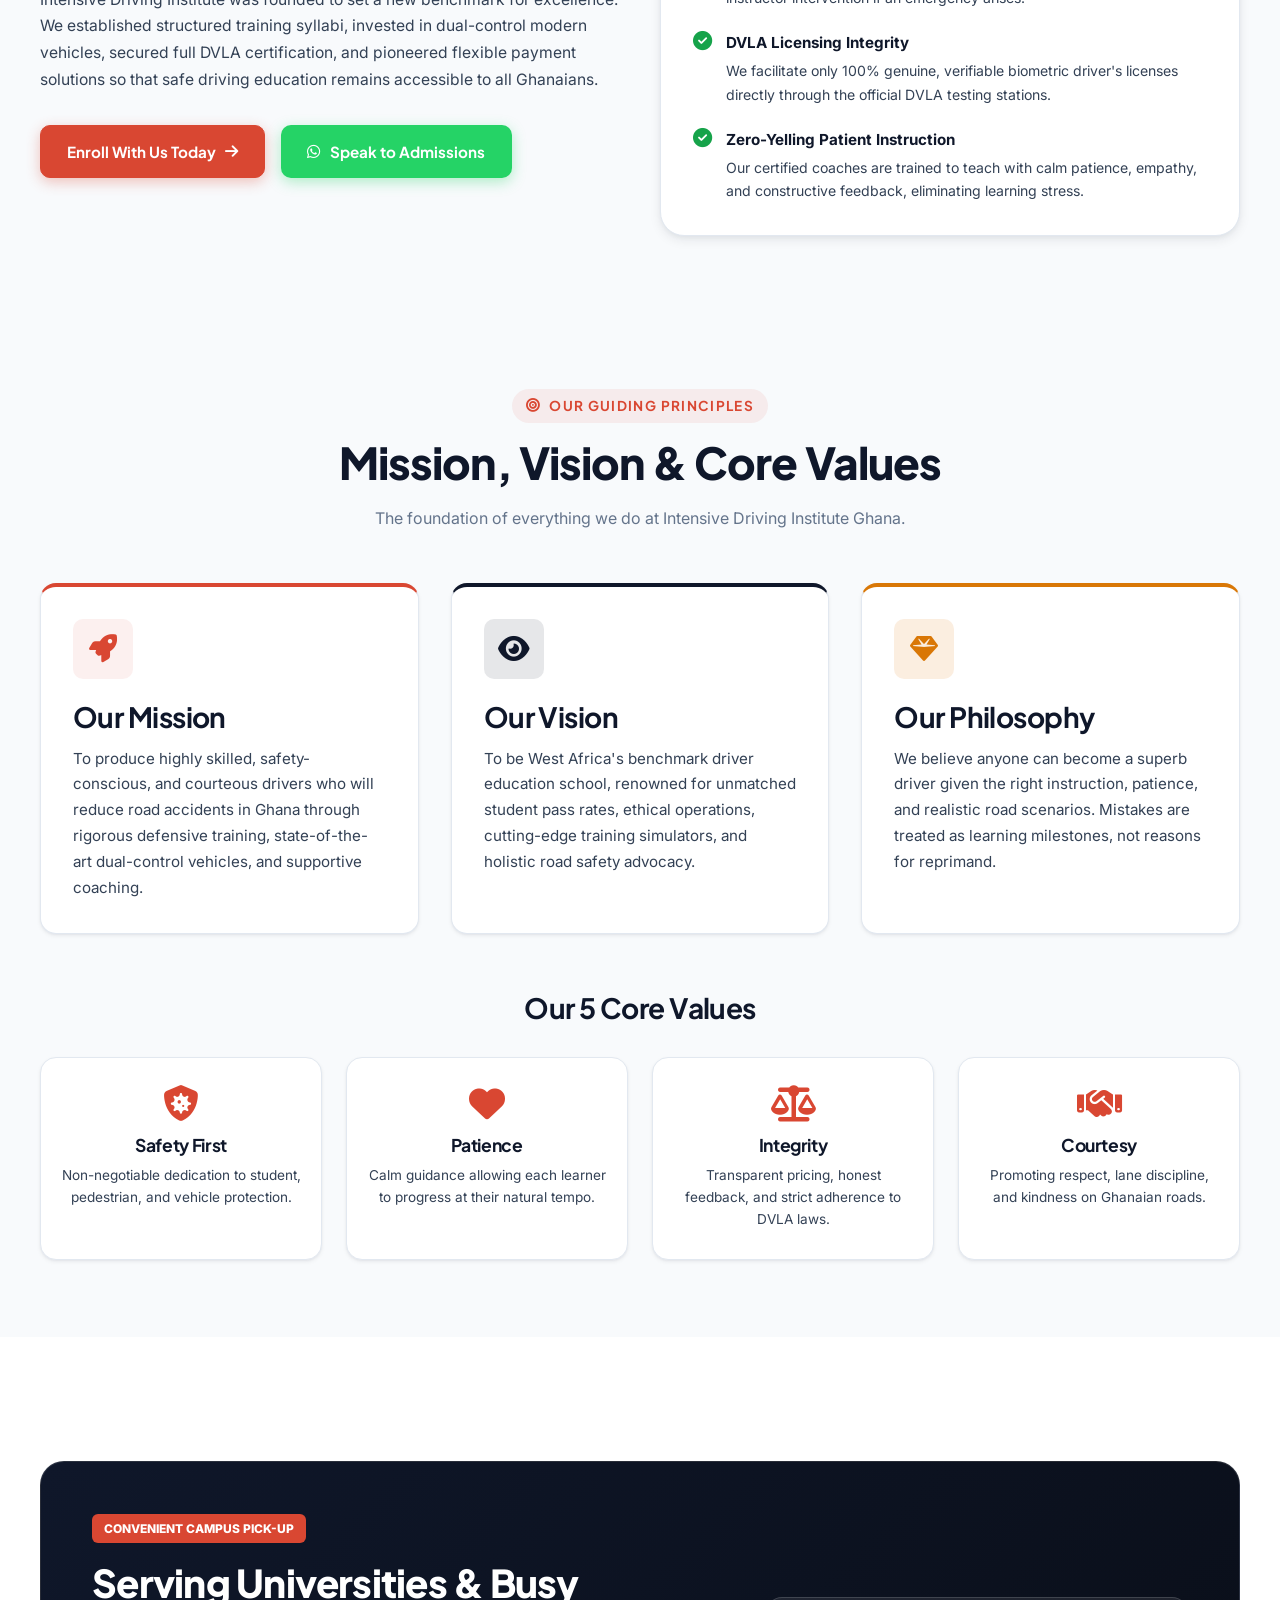
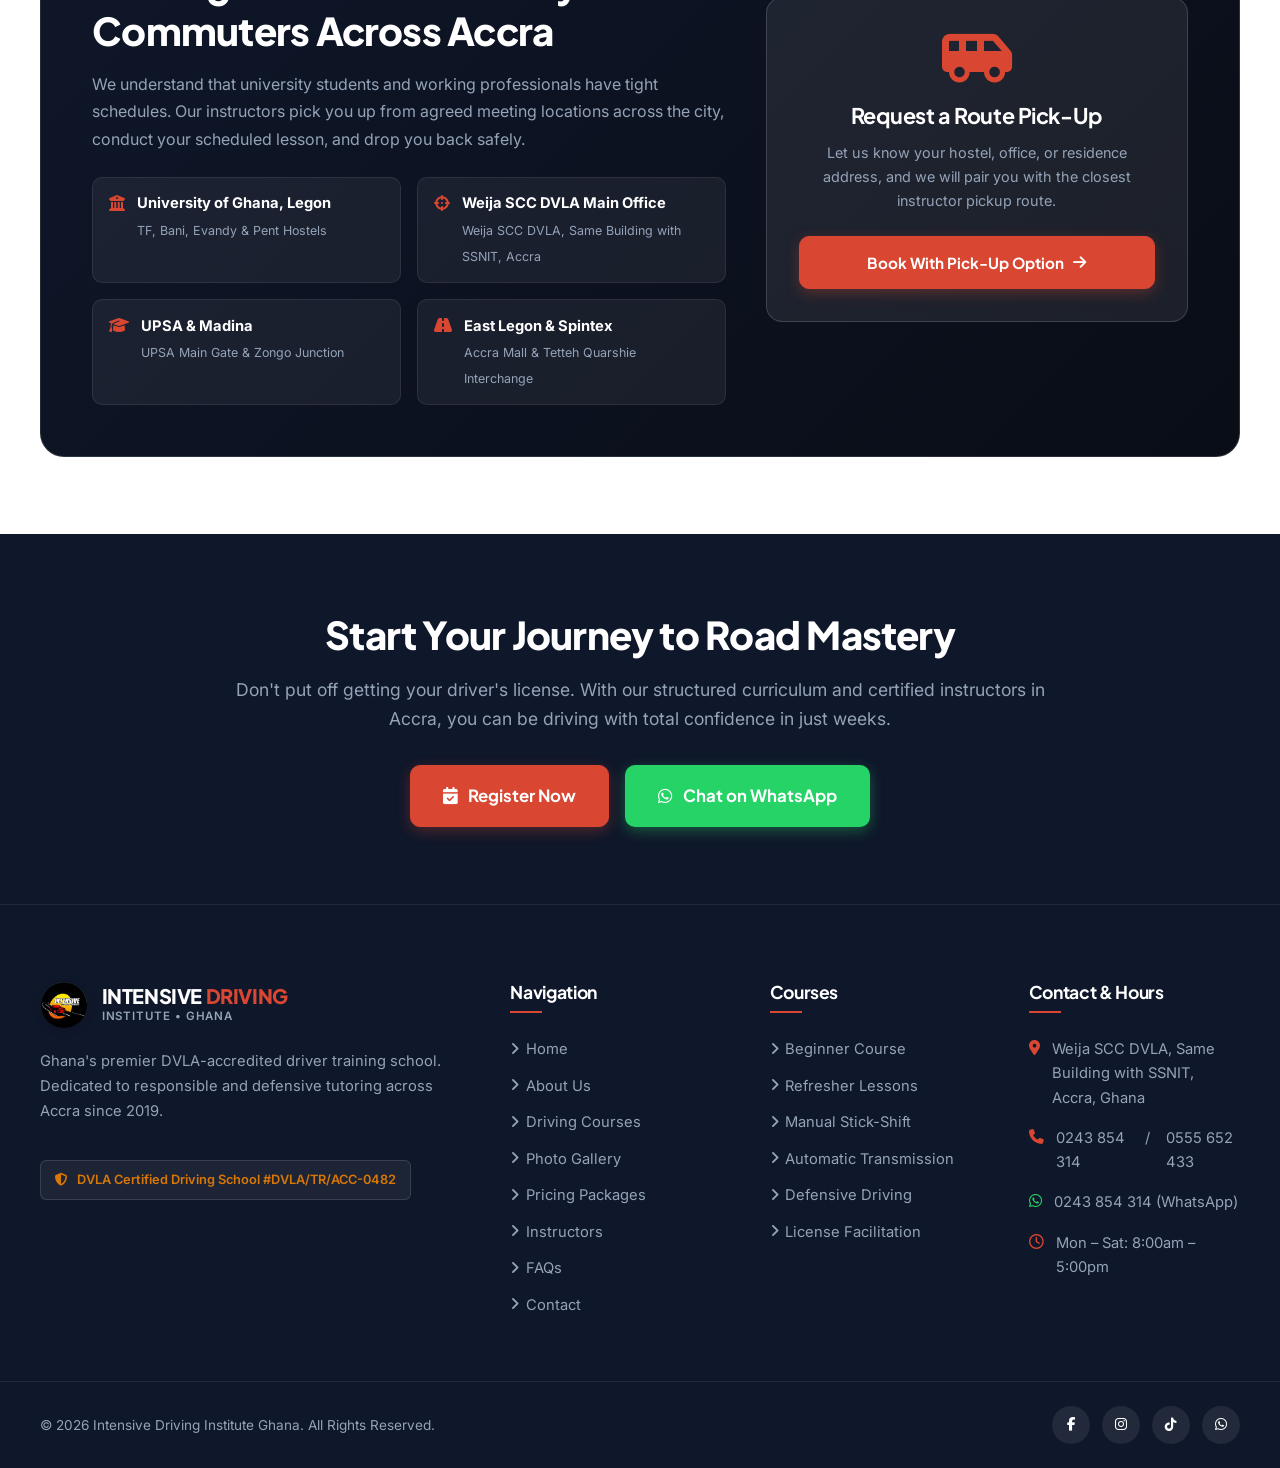
<file: about.html>
<!DOCTYPE html>
<html lang="en">
<head>
  <meta charset="UTF-8">
  <meta name="viewport" content="width=device-width, initial-scale=1.0">
  <title>About Us | Intensive Driving Institute Ghana</title>
  <meta name="description" content="Learn about Intensive Driving Institute Ghana. Our mission, values, DVLA accreditation, safety commitment, and professional certified instructors in Accra.">
  <link rel="icon" type="image/svg+xml" href="assets/favicon.svg">
  
  <meta property="og:type" content="website">
  <meta property="og:title" content="About Intensive Driving Institute - Professional Driving School in Accra">
  <meta property="og:description" content="Dedicated to responsible and caring driving tutoring in Ghana since 2019. Certified DVLA instructors, dual-control safety vehicles, and high pass rates.">
  
  <!-- Google Fonts -->
  <link rel="preconnect" href="https://fonts.googleapis.com">
  <link rel="preconnect" href="https://fonts.gstatic.com" crossorigin>
  <link href="https://fonts.googleapis.com/css2?family=Inter:wght@300;400;500;600;700&family=Plus+Jakarta+Sans:wght@500;600;700;800&display=swap" rel="stylesheet">
  
  <!-- Font Awesome Icons -->
  <link rel="stylesheet" href="https://cdnjs.cloudflare.com/ajax/libs/font-awesome/6.5.1/css/all.min.css" />
  
  <!-- Stylesheets -->
  <link rel="stylesheet" href="css/variables.css">
  <link rel="stylesheet" href="css/base.css">
  <link rel="stylesheet" href="css/components.css">
  <link rel="stylesheet" href="css/pages.css">
</head>
<body>

  <!-- Reusable Site Header & Navigation Component -->
  <div id="site-header-root" data-active-page="about"></div>

  <main id="main-content">
    <!-- Page Hero Banner -->
    <section class="page-hero">
      <div class="container">
        <div class="breadcrumbs">
          <a href="index.html">Home</a>
          <i class="fa-solid fa-angle-right"></i>
          <span>About Us</span>
        </div>
        <h1 class="page-hero-title">Shaping Safer Ghanaian Roads</h1>
        <p class="page-hero-subtitle">
          Established in 2019 with a single mission: to provide the highest standard of patient, professional, and DVLA-accredited driver education in Accra.
        </p>
      </div>
    </section>

    <!-- "We go the extra mile!" Section (Reference media_1790357953436.png) -->
    <section class="extra-mile-section" aria-label="About Our Driving School">
      <div class="container">
        <div class="extra-mile-grid">
          <!-- Left: Real Photo of Happy Students & Graduates -->
          <div class="extra-mile-image-wrapper skeleton-box">
            <div class="skeleton-shimmer" aria-hidden="true"></div>
            <img src="assets/images/classroom-lecture.jpg" alt="Happy Ghanaian driving school students and graduates celebrating passing their driving test in Accra" class="extra-mile-image skeleton-img" width="560" height="420" loading="lazy">
          </div>

          <!-- Right: Narrative Copy from Reference -->
          <div class="extra-mile-content">
            <span class="extra-mile-eyebrow">A B O U T &nbsp; U S</span>
            <h2 class="extra-mile-title">We go the extra mile!</h2>
            <p class="extra-mile-text">
              We offer a conducive learning environment for students by instilling knowledge of defensive driving and best practices in Accra and beyond. Our trained instructors go the extra mile to give our students the best tools needed to become safe and cautious drivers.
            </p>
            <p class="extra-mile-text">
              We provide a relaxing and comfortable environment for learning which is tailored to suit your individual requirements. We are proud of our continued ability to assist our students to successfully pass the theory and practical driving test and acquire a valid driver's license as well.
            </p>
            <div style="display: flex; gap: 1rem; flex-wrap: wrap; margin-top: 1rem;">
              <button type="button" class="btn btn-primary" data-open-modal="booking">
                <i class="fa-solid fa-calendar-check"></i>
                <span>Book a Lesson</span>
              </button>
              <button type="button" class="btn btn-whatsapp" data-wa-type="general">
                <i class="fa-brands fa-whatsapp"></i>
                <span>Chat on WhatsApp</span>
              </button>
            </div>
          </div>
        </div>
      </div>
    </section>

    <!-- Company Story & Purpose -->
    <section class="section section-bg-alt">
      <div class="container">
        <div class="grid-2" style="align-items: center;">
          <div>
            <div class="section-eyebrow">
              <i class="fa-solid fa-car-on"></i>
              <span>Our Founding Story</span>
            </div>
            <h2 class="section-title">Why Intensive Driving Institute Was Established</h2>
            <p style="font-size: 1.05rem; line-height: 1.7; color: var(--color-text-body); margin-bottom: 1.25rem;">
              Driving in Accra and across Ghana requires more than just knowing how to step on an accelerator. It requires sharp anticipatory instinct, calm defensive reflexes, and rigorous respect for the Ghana Highway Code.
            </p>
            <p style="font-size: 0.98rem; line-height: 1.7; color: var(--color-text-body); margin-bottom: 1.25rem;">
              Too many learners in Ghana were subjected to aggressive informal tutors, unroadworthy vehicles, or fraudulent middle-men promising fake licenses without proper road testing.
            </p>
            <p style="font-size: 0.98rem; line-height: 1.7; color: var(--color-text-body); margin-bottom: 2rem;">
              Intensive Driving Institute was founded to set a new benchmark for excellence. We established structured training syllabi, invested in dual-control modern vehicles, secured full DVLA certification, and pioneered flexible payment solutions so that safe driving education remains accessible to all Ghanaians.
            </p>
            <div style="display: flex; gap: 1rem; flex-wrap: wrap;">
              <button type="button" class="btn btn-primary" data-open-modal="booking">
                <span>Enroll With Us Today</span>
                <i class="fa-solid fa-arrow-right"></i>
              </button>
              <button type="button" class="btn btn-whatsapp" data-wa-type="general">
                <i class="fa-brands fa-whatsapp"></i>
                <span>Speak to Admissions</span>
              </button>
            </div>
          </div>

          <div style="background-color: #FFFFFF; border-radius: var(--radius-xl); border: 1px solid var(--color-border); overflow: hidden; box-shadow: var(--shadow-md);">
            <div class="skeleton-box" style="height: 300px; width: 100%; position: relative;">
              <div class="skeleton-shimmer" aria-hidden="true"></div>
              <img src="assets/images/ambassador-mcbrown.jpg" alt="Brand Ambassador Nana Ama McBrown and Intensive Driving Institute Director" class="skeleton-img" style="width: 100%; height: 100%; object-fit: cover; object-position: center 18%;" loading="lazy">
            </div>
            <div style="padding: 2rem;">
              <h3 style="color: var(--color-primary); font-size: 1.35rem; margin-bottom: 1.25rem; display: flex; align-items: center; gap: 0.75rem;">
                <i class="fa-solid fa-shield-halved" style="color: var(--color-accent);"></i>
                <span>Our Formal Safety Pledge</span>
              </h3>
            <div style="display: flex; flex-direction: column; gap: 1.25rem;">
              <div style="display: flex; gap: 0.85rem;">
                <i class="fa-solid fa-circle-check" style="color: var(--color-success); font-size: 1.2rem; margin-top: 0.2rem;"></i>
                <div>
                  <strong style="color: var(--color-primary); font-size: 0.95rem;">100% Dual-Pedal Safety Fleet</strong>
                  <p style="font-size: 0.88rem; color: var(--color-text-body); margin: 0.25rem 0 0 0;">Every training vehicle is equipped with dual brake controls for instant instructor intervention if an emergency arises.</p>
                </div>
              </div>
              <div style="display: flex; gap: 0.85rem;">
                <i class="fa-solid fa-circle-check" style="color: var(--color-success); font-size: 1.2rem; margin-top: 0.2rem;"></i>
                <div>
                  <strong style="color: var(--color-primary); font-size: 0.95rem;">DVLA Licensing Integrity</strong>
                  <p style="font-size: 0.88rem; color: var(--color-text-body); margin: 0.25rem 0 0 0;">We facilitate only 100% genuine, verifiable biometric driver's licenses directly through the official DVLA testing stations.</p>
                </div>
              </div>
              <div style="display: flex; gap: 0.85rem;">
                <i class="fa-solid fa-circle-check" style="color: var(--color-success); font-size: 1.2rem; margin-top: 0.2rem;"></i>
                <div>
                  <strong style="color: var(--color-primary); font-size: 0.95rem;">Zero-Yelling Patient Instruction</strong>
                  <p style="font-size: 0.88rem; color: var(--color-text-body); margin: 0.25rem 0 0 0;">Our certified coaches are trained to teach with calm patience, empathy, and constructive feedback, eliminating learning stress.</p>
                </div>
              </div>
            </div>
          </div>
        </div>
      </div>
    </section>

    <!-- Mission, Vision & Core Values -->
    <section class="section section-bg-alt">
      <div class="container">
        <div class="section-header">
          <div class="section-eyebrow">
            <i class="fa-solid fa-bullseye"></i>
            <span>Our Guiding Principles</span>
          </div>
          <h2 class="section-title">Mission, Vision &amp; Core Values</h2>
          <p class="section-subtitle">
            The foundation of everything we do at Intensive Driving Institute Ghana.
          </p>
        </div>

        <div class="grid-3" style="margin-bottom: 3.5rem;">
          <div class="card" style="border-top: 4px solid var(--color-accent);">
            <div class="feature-icon-wrapper">
              <i class="fa-solid fa-rocket"></i>
            </div>
            <h3 style="margin-bottom: 0.75rem;">Our Mission</h3>
            <p style="color: var(--color-text-body); font-size: 0.95rem; line-height: 1.7;">
              To produce highly skilled, safety-conscious, and courteous drivers who will reduce road accidents in Ghana through rigorous defensive training, state-of-the-art dual-control vehicles, and supportive coaching.
            </p>
          </div>

          <div class="card" style="border-top: 4px solid var(--color-primary);">
            <div class="feature-icon-wrapper" style="background-color: rgba(10, 25, 47, 0.1); color: var(--color-primary);">
              <i class="fa-solid fa-eye"></i>
            </div>
            <h3 style="margin-bottom: 0.75rem;">Our Vision</h3>
            <p style="color: var(--color-text-body); font-size: 0.95rem; line-height: 1.7;">
              To be West Africa's benchmark driver education school, renowned for unmatched student pass rates, ethical operations, cutting-edge training simulators, and holistic road safety advocacy.
            </p>
          </div>

          <div class="card" style="border-top: 4px solid var(--color-gold);">
            <div class="feature-icon-wrapper" style="background-color: var(--color-gold-soft); color: var(--color-gold);">
              <i class="fa-solid fa-gem"></i>
            </div>
            <h3 style="margin-bottom: 0.75rem;">Our Philosophy</h3>
            <p style="color: var(--color-text-body); font-size: 0.95rem; line-height: 1.7;">
              We believe anyone can become a superb driver given the right instruction, patience, and realistic road scenarios. Mistakes are treated as learning milestones, not reasons for reprimand.
            </p>
          </div>
        </div>

        <!-- 5 Core Values -->
        <h3 style="text-align: center; margin-bottom: 2rem; color: var(--color-primary);">Our 5 Core Values</h3>
        <div class="grid-4" style="grid-template-columns: repeat(auto-fit, minmax(min(100%, 220px), 1fr));">
          <div class="card" style="text-align: center; padding: 1.75rem 1.25rem;">
            <i class="fa-solid fa-shield-virus" style="font-size: 2.25rem; color: var(--color-accent); margin-bottom: 0.75rem;"></i>
            <h4 style="font-size: 1.1rem; margin-bottom: 0.5rem;">Safety First</h4>
            <p style="font-size: 0.85rem; color: var(--color-text-body);">Non-negotiable dedication to student, pedestrian, and vehicle protection.</p>
          </div>
          <div class="card" style="text-align: center; padding: 1.75rem 1.25rem;">
            <i class="fa-solid fa-heart" style="font-size: 2.25rem; color: var(--color-accent); margin-bottom: 0.75rem;"></i>
            <h4 style="font-size: 1.1rem; margin-bottom: 0.5rem;">Patience</h4>
            <p style="font-size: 0.85rem; color: var(--color-text-body);">Calm guidance allowing each learner to progress at their natural tempo.</p>
          </div>
          <div class="card" style="text-align: center; padding: 1.75rem 1.25rem;">
            <i class="fa-solid fa-scale-balanced" style="font-size: 2.25rem; color: var(--color-accent); margin-bottom: 0.75rem;"></i>
            <h4 style="font-size: 1.1rem; margin-bottom: 0.5rem;">Integrity</h4>
            <p style="font-size: 0.85rem; color: var(--color-text-body);">Transparent pricing, honest feedback, and strict adherence to DVLA laws.</p>
          </div>
          <div class="card" style="text-align: center; padding: 1.75rem 1.25rem;">
            <i class="fa-solid fa-handshake" style="font-size: 2.25rem; color: var(--color-accent); margin-bottom: 0.75rem;"></i>
            <h4 style="font-size: 1.1rem; margin-bottom: 0.5rem;">Courtesy</h4>
            <p style="font-size: 0.85rem; color: var(--color-text-body);">Promoting respect, lane discipline, and kindness on Ghanaian roads.</p>
          </div>
        </div>
      </div>
    </section>

    <!-- Campus Pickup Network (Accra Focus) -->
    <section class="section">
      <div class="container">
        <div class="campus-pickup-banner">
          <div class="campus-pickup-grid">
            <div>
              <span class="hero-card-deposit-tag" style="margin-bottom: 1rem; display: inline-block;">Convenient Campus Pick-Up</span>
              <h2 style="color: #fff; font-size: clamp(1.8rem, 3vw, 2.5rem); margin-bottom: 1rem;">
                Serving Universities &amp; Busy Commuters Across Accra
              </h2>
              <p style="color: var(--color-text-light-muted); font-size: 1rem; line-height: 1.7;">
                We understand that university students and working professionals have tight schedules. Our instructors pick you up from agreed meeting locations across the city, conduct your scheduled lesson, and drop you back safely.
              </p>
              <div class="campus-pickup-list">
                <div class="campus-pickup-item">
                  <i class="fa-solid fa-building-columns"></i>
                  <div>
                    <strong>University of Ghana, Legon</strong>
                    <span>TF, Bani, Evandy &amp; Pent Hostels</span>
                  </div>
                </div>
                <div class="campus-pickup-item">
                  <i class="fa-solid fa-crosshairs"></i>
                  <div>
                    <strong>Weija SCC DVLA Main Office</strong>
                    <span>Weija SCC DVLA, Same Building with SSNIT, Accra</span>
                  </div>
                </div>
                <div class="campus-pickup-item">
                  <i class="fa-solid fa-graduation-cap"></i>
                  <div>
                    <strong>UPSA &amp; Madina</strong>
                    <span>UPSA Main Gate &amp; Zongo Junction</span>
                  </div>
                </div>
                <div class="campus-pickup-item">
                  <i class="fa-solid fa-road"></i>
                  <div>
                    <strong>East Legon &amp; Spintex</strong>
                    <span>Accra Mall &amp; Tetteh Quarshie Interchange</span>
                  </div>
                </div>
              </div>
            </div>

            <div style="background: rgba(255, 255, 255, 0.08); border-radius: var(--radius-lg); padding: 2rem; border: 1px solid rgba(255, 255, 255, 0.15); text-align: center;">
              <i class="fa-solid fa-van-shuttle" style="font-size: 3.5rem; color: var(--color-accent); margin-bottom: 1rem;"></i>
              <h3 style="color: #fff; font-size: 1.35rem; margin-bottom: 0.75rem;">Request a Route Pick-Up</h3>
              <p style="color: var(--color-text-light-muted); font-size: 0.9rem; margin-bottom: 1.5rem;">
                Let us know your hostel, office, or residence address, and we will pair you with the closest instructor pickup route.
              </p>
              <button type="button" class="btn btn-primary btn-block" data-open-modal="booking">
                <span>Book With Pick-Up Option</span>
                <i class="fa-solid fa-arrow-right"></i>
              </button>
            </div>
          </div>
        </div>
      </div>
    </section>

    <!-- Call to Register CTA -->
    <section class="section section-bg-dark" style="text-align: center;">
      <div class="container container-narrow">
        <h2 style="color: #fff; font-size: 2.4rem; margin-bottom: 1rem;">Start Your Journey to Road Mastery</h2>
        <p style="color: var(--color-text-light-muted); font-size: 1.1rem; margin-bottom: 2rem;">
          Don't put off getting your driver's license. With our structured curriculum and certified instructors in Accra, you can be driving with total confidence in just weeks.
        </p>
        <div style="display: flex; justify-content: center; gap: 1rem; flex-wrap: wrap;">
          <button type="button" class="btn btn-primary btn-lg" data-open-modal="booking">
            <i class="fa-solid fa-calendar-check"></i>
            <span>Register Now</span>
          </button>
          <button type="button" class="btn btn-whatsapp btn-lg" data-wa-type="general">
            <i class="fa-brands fa-whatsapp"></i>
            <span>Chat on WhatsApp</span>
          </button>
        </div>
      </div>
    </section>
  </main>

  <!-- Footer -->
  <footer class="site-footer">
    <div class="container footer-top">
      <div class="footer-grid">
        <div class="footer-brand">
          <a href="index.html" class="brand-logo">
            <img src="assets/logo.jpg" alt="Intensive Driving Institute Logo" class="brand-logo-img">
            <div class="logo-text">
              <span class="logo-title">INTENSIVE <span>DRIVING</span></span>
              <span class="logo-tagline" style="color: var(--color-text-light-muted);">INSTITUTE • GHANA</span>
            </div>
          </a>
          <p class="footer-desc">
            Ghana's premier DVLA-accredited driver training school. Dedicated to responsible and defensive tutoring across Accra since 2019.
          </p>
          <div class="footer-dvla-badge">
            <i class="fa-solid fa-shield-halved"></i>
            <span>DVLA Certified Driving School #DVLA/TR/ACC-0482</span>
          </div>
        </div>

        <div class="footer-col">
          <h4>Navigation</h4>
          <ul class="footer-links">
            <li><a href="index.html"><i class="fa-solid fa-angle-right"></i> Home</a></li>
            <li><a href="about.html"><i class="fa-solid fa-angle-right"></i> About Us</a></li>
            <li><a href="courses.html"><i class="fa-solid fa-angle-right"></i> Driving Courses</a></li>
            <li><a href="gallery.html"><i class="fa-solid fa-angle-right"></i> Photo Gallery</a></li>
            <li><a href="pricing.html"><i class="fa-solid fa-angle-right"></i> Pricing Packages</a></li>
            <li><a href="instructors.html"><i class="fa-solid fa-angle-right"></i> Instructors</a></li>
            <li><a href="faq.html"><i class="fa-solid fa-angle-right"></i> FAQs</a></li>
            <li><a href="contact.html"><i class="fa-solid fa-angle-right"></i> Contact</a></li>
          </ul>
        </div>

        <div class="footer-col">
          <h4>Courses</h4>
          <ul class="footer-links">
            <li><a href="courses.html#beginner"><i class="fa-solid fa-angle-right"></i> Beginner Course</a></li>
            <li><a href="courses.html#refresher"><i class="fa-solid fa-angle-right"></i> Refresher Lessons</a></li>
            <li><a href="courses.html#manual"><i class="fa-solid fa-angle-right"></i> Manual Stick-Shift</a></li>
            <li><a href="courses.html#automatic"><i class="fa-solid fa-angle-right"></i> Automatic Transmission</a></li>
            <li><a href="courses.html#defensive"><i class="fa-solid fa-angle-right"></i> Defensive Driving</a></li>
            <li><a href="courses.html#licensing"><i class="fa-solid fa-angle-right"></i> License Facilitation</a></li>
          </ul>
        </div>

        <div class="footer-col">
          <h4>Contact &amp; Hours</h4>
          <div class="footer-contact-list">
            <div class="footer-contact-item">
              <i class="fa-solid fa-location-dot"></i>
              <span data-config="address">Weija SCC DVLA, Same Building with SSNIT, Accra</span>
            </div>
            <div class="footer-contact-item">
              <i class="fa-solid fa-phone"></i>
              <a href="tel:+233243854314" style="color: inherit;" data-config="phoneLink">0243 854 314</a>
              <span style="color: var(--color-text-light-muted); margin: 0 0.25rem;">/</span>
              <a href="tel:+233555652433" style="color: inherit;">0555 652 433</a>
            </div>
            <div class="footer-contact-item">
              <i class="fa-brands fa-whatsapp" style="color: var(--color-whatsapp);"></i>
              <a href="#" data-wa-type="general" style="color: inherit;">0243 854 314 (WhatsApp)</a>
            </div>
            <div class="footer-contact-item">
              <i class="fa-regular fa-clock"></i>
              <span>Mon – Sat: 8:00am – 5:00pm</span>
            </div>
          </div>
        </div>
      </div>
    </div>

    <div class="footer-bottom">
      <div class="container">
        <div>
          &copy; <span data-year>2026</span> Intensive Driving Institute Ghana. All Rights Reserved.
        </div>
        <div class="footer-social-links">
          <a href="https://facebook.com" target="_blank" rel="noopener noreferrer" class="footer-social-btn" aria-label="Facebook"><i class="fa-brands fa-facebook-f"></i></a>
          <a href="https://instagram.com" target="_blank" rel="noopener noreferrer" class="footer-social-btn" aria-label="Instagram"><i class="fa-brands fa-instagram"></i></a>
          <a href="https://tiktok.com" target="_blank" rel="noopener noreferrer" class="footer-social-btn" aria-label="TikTok"><i class="fa-brands fa-tiktok"></i></a>
          <a href="#" data-wa-type="general" class="footer-social-btn" aria-label="WhatsApp"><i class="fa-brands fa-whatsapp"></i></a>
        </div>
      </div>
    </div>
  </footer>

  <!-- Universal Booking Modal Dialog -->
  <div class="modal-backdrop" id="bookingModalBackdrop" role="dialog" aria-modal="true" aria-labelledby="modalTitle">
    <div class="modal-window">
      <div class="modal-header">
        <h3 id="modalTitle">
          <i class="fa-solid fa-calendar-check" style="color: var(--color-accent);"></i>
          <span>Book Your Driving Lesson</span>
        </h3>
        <button type="button" class="modal-close-btn" data-close-modal aria-label="Close booking modal">
          <i class="fa-solid fa-xmark"></i>
        </button>
      </div>

      <div class="modal-body">
        <form id="modalBookingForm" novalidate>
          <div class="form-grid">
            <div class="form-group full-width">
              <label for="modalFullName" class="form-label">Full Name *</label>
              <input type="text" id="modalFullName" class="form-input" placeholder="e.g. Kwabena Boateng" required>
              <span class="form-error-msg">Please enter your full name.</span>
            </div>
            <div class="form-group">
              <label for="modalPhone" class="form-label">Phone Number *</label>
              <input type="tel" id="modalPhone" class="form-input" placeholder="e.g. 0243 854 314" required>
              <span class="form-error-msg">Enter a valid Ghana phone number.</span>
            </div>
            <div class="form-group">
              <label for="modalWhatsApp" class="form-label">WhatsApp Number</label>
              <input type="tel" id="modalWhatsApp" class="form-input" placeholder="e.g. 0243 854 314">
            </div>
            <div class="form-group">
              <label for="modalEmail" class="form-label">Email Address</label>
              <input type="email" id="modalEmail" class="form-input" placeholder="e.g. kwabena@gmail.com">
            </div>
            <div class="form-group">
              <label for="modalCourse" class="form-label">Preferred Course *</label>
              <select id="modalCourse" class="form-select" required>
                <option value="">-- Choose Course / Item --</option>
                <option value="Regular Course - 1 Month 3 Weeks (Standard: GHC 1,720.00)">Regular Course - Standard (GHC 1,720.00)</option>
                <option value="Regular Course - 1 Month 3 Weeks (Comfort / AC: GHC 2,220.00)">Regular Course - Comfort / AC (GHC 2,220.00)</option>
                <option value="Intensive Course for 3 Weeks (Intensive: GHC 2,100.00)">Intensive Course - Intensive (GHC 2,100.00)</option>
                <option value="Intensive Course for 3 Weeks (Comfort / AC: GHC 2,600.00)">Intensive Course - Comfort / AC (GHC 2,600.00)</option>
                <option value="Weekend Course Saturdays 16Wks (Weekend: GHC 1,720.00)">Weekend Course - Weekend (GHC 1,720.00)</option>
                <option value="Weekend Course Saturdays 16Wks (Comfort / AC: GHC 2,220.00)">Weekend Course - Comfort / AC (GHC 2,220.00)</option>
                <option value="Brush-Up / Refresher Course (1 Week: GHC 850.00)">Brush-Up / Refresher - 1 Week (GHC 850.00)</option>
                <option value="Brush-Up / Refresher Course (2 Weeks: GHC 1,300.00)">Brush-Up / Refresher - 2 Weeks (GHC 1,300.00)</option>
                <option value="Driving Skills Assessment (GHC 100.00)">Driving Skills Assessment (GHC 100.00)</option>
                <option value="Standard License & Eye Test 3 Months (GHc 795.00)">Standard License &amp; Eye Test 3 Months (GHc 795.00)</option>
                <option value="Premium License & Eye Test 3 Weeks (GHc 1055.00)">Premium License &amp; Eye Test 3 Weeks (GHc 1055.00)</option>
                <option value="Registration and Pamphlet (GHC 100.00)">Registration and Pamphlet (GHC 100.00)</option>
              </select>
              <span class="form-error-msg">Please select a course.</span>
            </div>
            <div class="form-group">
              <label for="modalTransmission" class="form-label">Transmission Preference *</label>
              <select id="modalTransmission" class="form-select">
                <option value="Manual Transmission">Standard (Manual Stick-Shift)</option>
                <option value="Automatic Transmission">Comfort (Automatic &amp; A/C)</option>
                <option value="Not Sure">Advise me</option>
              </select>
            </div>
            <div class="form-group">
              <label for="modalLocation" class="form-label">Pick-Up / Training Location *</label>
              <select id="modalLocation" class="form-select" required>
                <option value="">-- Choose Location --</option>
                <option value="Weija SCC DVLA (Same Building with SSNIT)">Weija SCC DVLA (Same Building with SSNIT)</option>
                <option value="Weija DVLA / Mallam-Kasoa Highway">Weija DVLA / Mallam-Kasoa Highway</option>
                <option value="Mallam Junction / McCarthy Hill">Mallam Junction / McCarthy Hill</option>
                <option value="Kasoa Barrier / Toll Gate">Kasoa Barrier / Toll Gate</option>
                <option value="Dansoman / Odorkor">Dansoman / Odorkor</option>
                <option value="Other Accra Location">Other Location in Greater Accra</option>
              </select>
              <span class="form-error-msg">Please choose a location.</span>
            </div>
            <div class="form-group">
              <label for="modalDate" class="form-label">Target Start Date</label>
              <input type="date" id="modalDate" class="form-input">
            </div>
            <div class="form-group">
              <label for="modalTime" class="form-label">Preferred Lesson / Theory Time</label>
              <select id="modalTime" class="form-select">
                <option value="Morning Theory (9:00 AM - 10:00 AM) + Practical">Morning Theory (9:00 AM – 10:00 AM) + Practical</option>
                <option value="Afternoon Theory (1:00 PM - 2:00 PM) + Practical">Afternoon Theory (1:00 PM – 2:00 PM) + Practical</option>
                <option value="Morning Practical (8:00 AM - 12:00 PM)">Morning Practical (8:00 AM – 12:00 PM)</option>
                <option value="Afternoon Practical (12:00 PM - 5:00 PM)">Afternoon Practical (12:00 PM – 5:00 PM)</option>
                <option value="Saturday Practical Only (8:00 AM - 5:00 PM)">Saturday Practical Only (8:00 AM – 5:00 PM)</option>
                <option value="Flexible Schedule">Flexible / Rotate weekly</option>
              </select>
            </div>
            <div class="form-group full-width">
              <label for="modalNotes" class="form-label">Notes</label>
              <textarea id="modalNotes" class="form-textarea" rows="3" placeholder="Tell us if you have driving anxiety or specific requests..."></textarea>
            </div>
          </div>
          <div style="margin-top: 1.5rem;">
            <button type="submit" class="btn btn-primary btn-block btn-lg">
              <i class="fa-brands fa-whatsapp"></i>
              <span>Submit Enquiry via WhatsApp</span>
            </button>
          </div>
        </form>

        <div class="booking-success-box" id="modalSuccessBox">
          <div class="success-icon"><i class="fa-solid fa-check"></i></div>
          <h3 style="font-size: 1.5rem; color: var(--color-primary); margin-bottom: 0.75rem;">Enquiry Request Generated!</h3>
          <p style="color: var(--color-text-body); margin-bottom: 1.5rem;">Click below if WhatsApp didn't open automatically:</p>
          <div style="display: flex; flex-direction: column; gap: 0.75rem; max-width: 320px; margin: 0 auto;">
            <a href="#" id="modalSuccessWhatsAppBtn" target="_blank" rel="noopener noreferrer" class="btn btn-whatsapp btn-block">
              <i class="fa-brands fa-whatsapp"></i> <span>Open in WhatsApp</span>
            </a>
            <button type="button" class="btn btn-outline btn-block" data-close-modal>Close</button>
          </div>
        </div>
      </div>
    </div>
  </div>

  <!-- Floating WhatsApp -->
  <a href="#" id="floatingWhatsAppBtn" class="floating-whatsapp" aria-label="Chat on WhatsApp">
    <span class="floating-whatsapp-icon"><i class="fa-brands fa-whatsapp"></i></span>
    <span class="floating-whatsapp-label">Book on WhatsApp</span>
  </a>

  <!-- JavaScript Modules -->
  <script src="js/header-component.js"></script>
  <script src="js/media-config.js"></script>
  <script src="js/config.js"></script>
  <script src="js/whatsapp.js"></script>
  <script src="js/booking-modal.js"></script>
  <script src="js/main.js"></script>
</body>
</html>
</file>
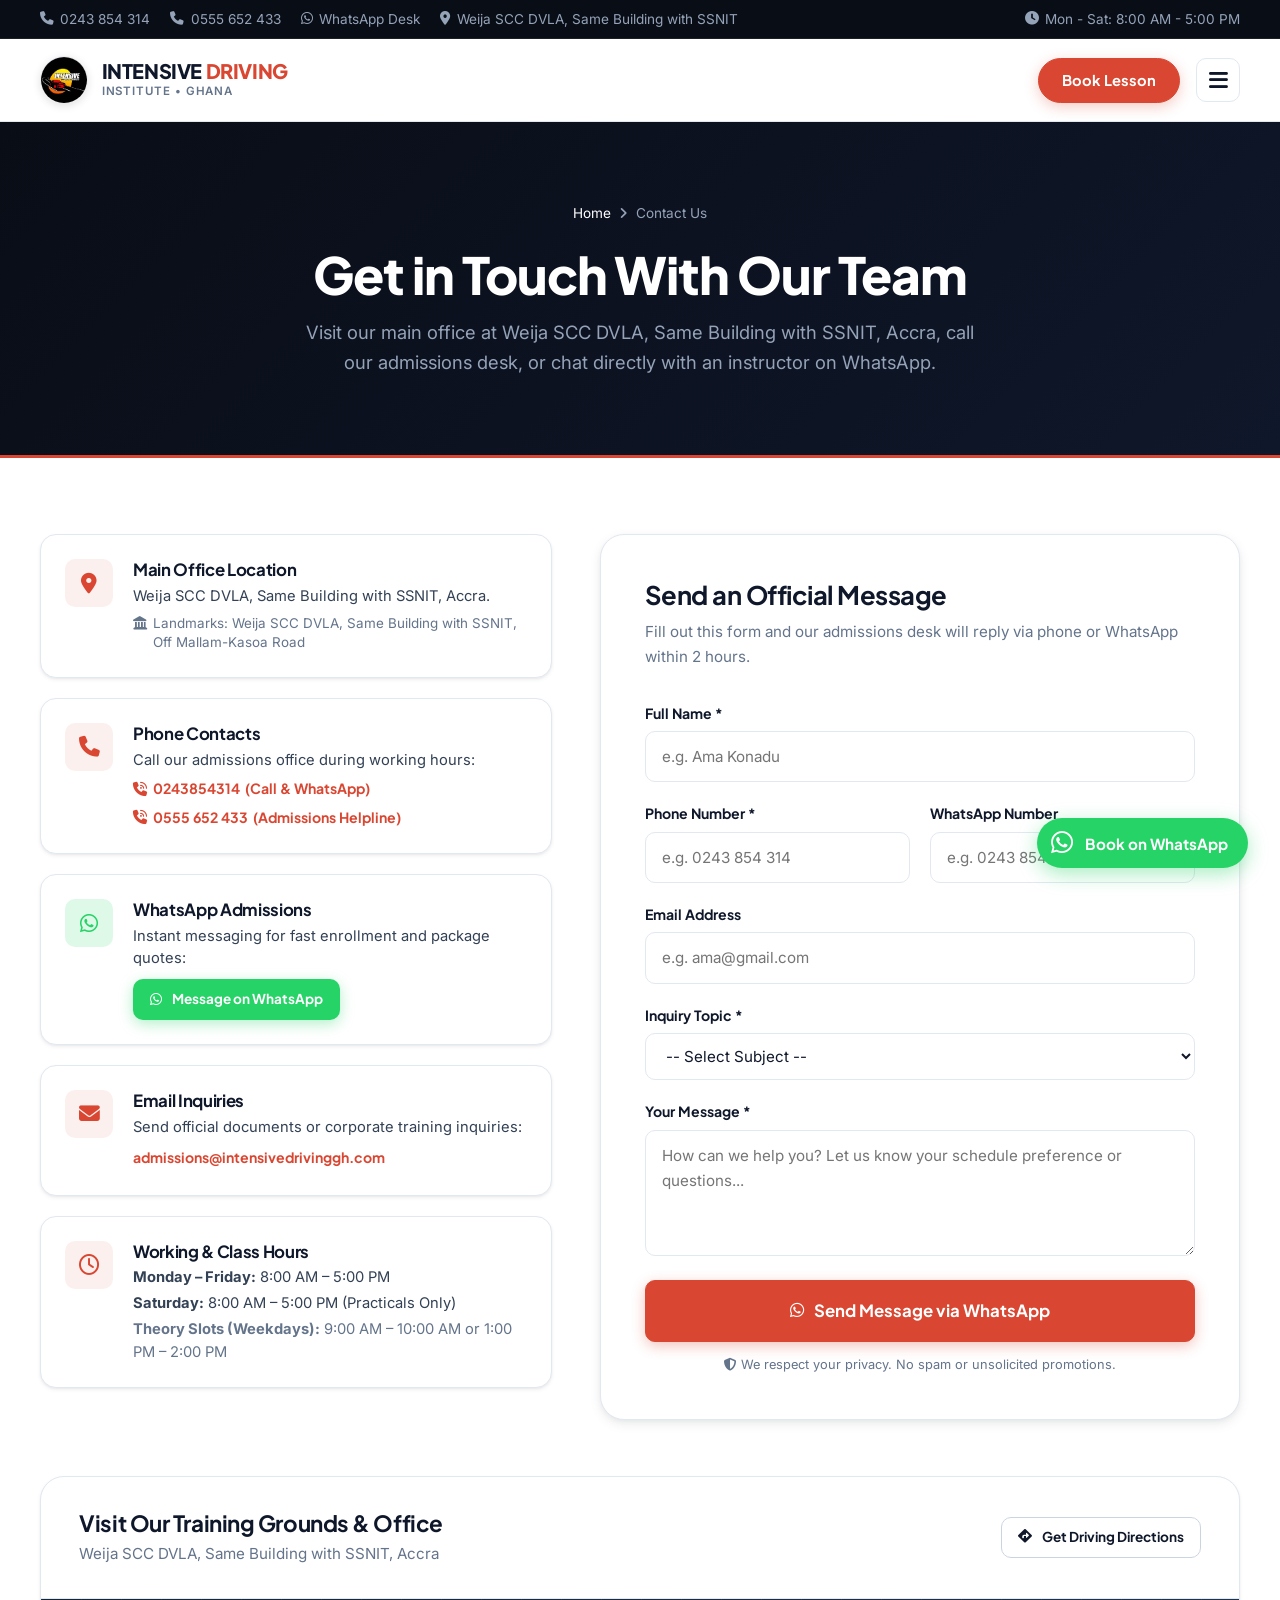
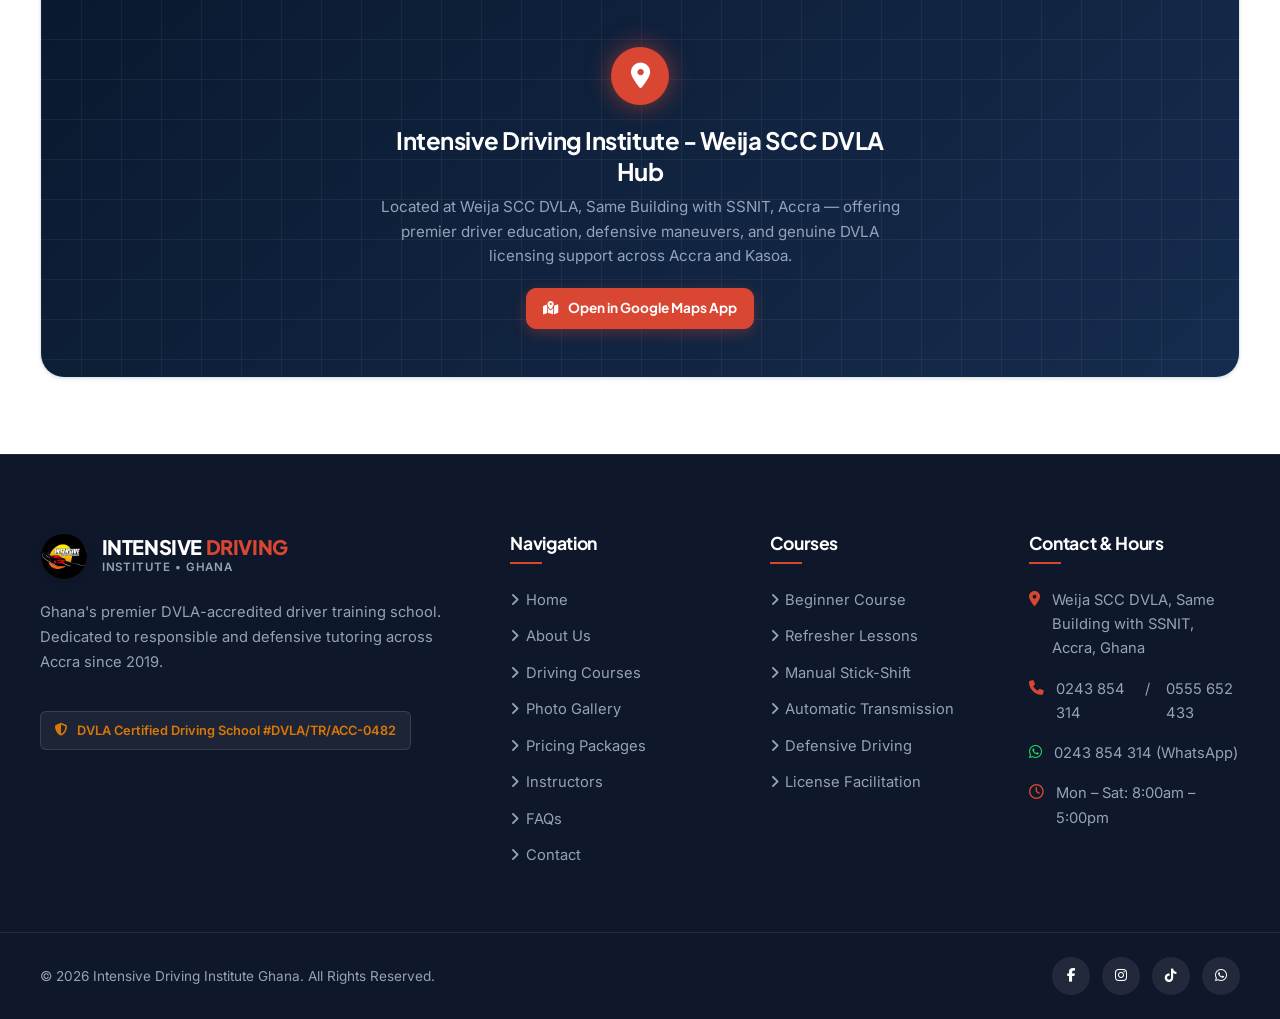
<file: contact.html>
<!DOCTYPE html>
<html lang="en">
<head>
  <meta charset="UTF-8">
  <meta name="viewport" content="width=device-width, initial-scale=1.0">
  <title>Contact Us | Intensive Driving Institute Accra, Ghana</title>
  <meta name="description" content="Get in touch with Intensive Driving Institute in Accra. Located at Weija SCC DVLA, Same Building with SSNIT, Accra. Phone, WhatsApp, email, office hours, and direction details.">
  <link rel="icon" type="image/svg+xml" href="assets/favicon.svg">
  
  <meta property="og:type" content="website">
  <meta property="og:title" content="Contact Us - Intensive Driving Institute Ghana">
  <meta property="og:description" content="Reach our admissions team at Weija SCC DVLA, Same Building with SSNIT, Accra. Call 0243 854 314 / 0555 652 433 or WhatsApp us today.">
  
  <link rel="preconnect" href="https://fonts.googleapis.com">
  <link rel="preconnect" href="https://fonts.gstatic.com" crossorigin>
  <link href="https://fonts.googleapis.com/css2?family=Inter:wght@300;400;500;600;700&family=Plus+Jakarta+Sans:wght@500;600;700;800&display=swap" rel="stylesheet">
  <link rel="stylesheet" href="https://cdnjs.cloudflare.com/ajax/libs/font-awesome/6.5.1/css/all.min.css" />
  
  <link rel="stylesheet" href="css/variables.css">
  <link rel="stylesheet" href="css/base.css">
  <link rel="stylesheet" href="css/components.css">
  <link rel="stylesheet" href="css/pages.css">
</head>
<body>

  <!-- Reusable Site Header & Navigation Component -->
  <div id="site-header-root" data-active-page="contact"></div>

  <main id="main-content">
    <!-- Page Hero Banner -->
    <section class="page-hero">
      <div class="container">
        <div class="breadcrumbs">
          <a href="index.html">Home</a>
          <i class="fa-solid fa-angle-right"></i>
          <span>Contact Us</span>
        </div>
        <h1 class="page-hero-title">Get in Touch With Our Team</h1>
        <p class="page-hero-subtitle">
          Visit our main office at Weija SCC DVLA, Same Building with SSNIT, Accra, call our admissions desk, or chat directly with an instructor on WhatsApp.
        </p>
      </div>
    </section>

    <!-- Contact Details & Form Section -->
    <section class="section">
      <div class="container">
        <div class="contact-grid">
          <!-- Left Column: Contact Cards -->
          <div class="contact-info-cards">
            <!-- Location -->
            <div class="contact-card-item">
              <div class="contact-card-icon">
                <i class="fa-solid fa-location-dot"></i>
              </div>
              <div class="contact-card-content">
                <h4>Main Office Location</h4>
                <p>
                  Weija SCC DVLA, Same Building with SSNIT, Accra.
                </p>
                <div class="contact-card-subtext">
                  <i class="fa-solid fa-landmark"></i> <span>Landmarks: Weija SCC DVLA, Same Building with SSNIT, Off Mallam-Kasoa Road</span>
                </div>
              </div>
            </div>

            <!-- Phone Calls -->
            <div class="contact-card-item">
              <div class="contact-card-icon">
                <i class="fa-solid fa-phone"></i>
              </div>
              <div class="contact-card-content">
                <h4>Phone Contacts</h4>
                <p>Call our admissions office during working hours:</p>
                <div style="display: flex; flex-direction: column; gap: 0.35rem;">
                  <a href="tel:+233243854314" class="contact-card-link" data-config="phoneLink">
                    <i class="fa-solid fa-phone-volume"></i> <span data-config="phoneDisplay">0243 854 314</span> (Call &amp; WhatsApp)
                  </a>
                  <a href="tel:+233555652433" class="contact-card-link">
                    <i class="fa-solid fa-phone-volume"></i> <span>0555 652 433</span> (Admissions Helpline)
                  </a>
                </div>
              </div>
            </div>

            <!-- WhatsApp Direct -->
            <div class="contact-card-item">
              <div class="contact-card-icon" style="background-color: var(--color-whatsapp-soft); color: var(--color-whatsapp);">
                <i class="fa-brands fa-whatsapp"></i>
              </div>
              <div class="contact-card-content">
                <h4>WhatsApp Admissions</h4>
                <p>Instant messaging for fast enrollment and package quotes:</p>
                <button type="button" class="btn btn-whatsapp btn-sm" data-wa-type="general" style="margin-top: 0.25rem;">
                  <i class="fa-brands fa-whatsapp"></i>
                  <span>Message on WhatsApp</span>
                </button>
              </div>
            </div>

            <!-- Email Address -->
            <div class="contact-card-item">
              <div class="contact-card-icon">
                <i class="fa-solid fa-envelope"></i>
              </div>
              <div class="contact-card-content">
                <h4>Email Inquiries</h4>
                <p>Send official documents or corporate training inquiries:</p>
                <a href="mailto:info@intensivedrivinggh.com" class="contact-card-link" data-config="email">
                  <i class="fa-solid fa-paper-plane"></i> admissions@intensivedrivinggh.com
                </a>
              </div>
            </div>

            <!-- Hours of Operation -->
            <div class="contact-card-item">
              <div class="contact-card-icon">
                <i class="fa-regular fa-clock"></i>
              </div>
              <div class="contact-card-content">
                <h4>Working &amp; Class Hours</h4>
                <p style="margin-bottom: 0.25rem;"><strong>Monday – Friday:</strong> 8:00 AM – 5:00 PM</p>
                <p style="margin-bottom: 0.25rem;"><strong>Saturday:</strong> 8:00 AM – 5:00 PM (Practicals Only)</p>
                <p style="margin: 0; color: var(--color-text-muted);"><strong>Theory Slots (Weekdays):</strong> 9:00 AM – 10:00 AM or 1:00 PM – 2:00 PM</p>
              </div>
            </div>
          </div>

          <!-- Right Column: Interactive Inquiry Form -->
          <div class="contact-form-card">
            <h3 style="font-size: 1.6rem; color: var(--color-primary); margin-bottom: 0.5rem;">
              Send an Official Message
            </h3>
            <p style="color: var(--color-text-muted); font-size: 0.95rem; margin-bottom: 2rem;">
              Fill out this form and our admissions desk will reply via phone or WhatsApp within 2 hours.
            </p>

            <form id="contactPageForm" novalidate>
              <div class="form-group">
                <label for="contactName" class="form-label">Full Name *</label>
                <input type="text" id="contactName" class="form-input" placeholder="e.g. Ama Konadu" required>
                <span class="form-error-msg">Please enter your full name.</span>
              </div>

              <div class="form-grid">
                <div class="form-group">
                  <label for="contactPhone" class="form-label">Phone Number *</label>
                  <input type="tel" id="contactPhone" class="form-input" placeholder="e.g. 0243 854 314" required>
                  <span class="form-error-msg">Valid Ghana phone number required.</span>
                </div>
                <div class="form-group">
                  <label for="contactWhatsApp" class="form-label">WhatsApp Number</label>
                  <input type="tel" id="contactWhatsApp" class="form-input" placeholder="e.g. 0243 854 314 (if different)">
                </div>
              </div>

              <div class="form-group">
                <label for="contactEmail" class="form-label">Email Address</label>
                <input type="email" id="contactEmail" class="form-input" placeholder="e.g. ama@gmail.com">
              </div>

              <div class="form-group">
                <label for="contactSubject" class="form-label">Inquiry Topic *</label>
                <select id="contactSubject" class="form-select" required>
                  <option value="">-- Select Subject --</option>
                  <option value="Enrollment Inquiry">New Driving Student Enrollment</option>
                  <option value="Course Packages & Fees">Course Packages &amp; Official Fees</option>
                  <option value="Driver's License Facilitation">Driver's License Facilitation (DVLA)</option>
                  <option value="Campus Pick-up Route">Campus Pick-up Schedule</option>
                  <option value="Corporate Fleet Training">Corporate Driver Training</option>
                  <option value="Other Question">Other Question</option>
                </select>
                <span class="form-error-msg">Please select an inquiry topic.</span>
              </div>

              <div class="form-group">
                <label for="contactMessage" class="form-label">Your Message *</label>
                <textarea id="contactMessage" class="form-textarea" rows="4" placeholder="How can we help you? Let us know your schedule preference or questions..." required></textarea>
                <span class="form-error-msg">Please type your message.</span>
              </div>

              <div style="margin-top: 1.5rem; display: flex; flex-direction: column; gap: 0.75rem;">
                <button type="submit" class="btn btn-primary btn-block btn-lg">
                  <i class="fa-brands fa-whatsapp"></i>
                  <span>Send Message via WhatsApp</span>
                </button>
                <div style="font-size: 0.8rem; text-align: center; color: var(--color-text-muted);">
                  <i class="fa-solid fa-shield-halved"></i> We respect your privacy. No spam or unsolicited promotions.
                </div>
              </div>
            </form>

            <div id="contactSuccessFeedback" style="display: none; background-color: var(--color-success-soft); border: 1px solid var(--color-success); border-radius: var(--radius-md); padding: 1.5rem; text-align: center; margin-top: 1.5rem;">
              <i class="fa-solid fa-circle-check" style="font-size: 2.5rem; color: var(--color-success); margin-bottom: 0.75rem;"></i>
              <h4 style="color: var(--color-primary); margin-bottom: 0.25rem;">Message Dispatched!</h4>
              <p style="font-size: 0.92rem; color: var(--color-text-body); margin: 0;">Our admissions coordinator is reviewing your message and will reach out promptly.</p>
            </div>
          </div>
        </div>


        <!-- Google Maps Styled Location Card -->
        <div class="contact-map-card">
          <div class="contact-map-header">
            <div>
              <h3 style="font-size: 1.4rem; color: var(--color-primary); margin-bottom: 0.25rem;">Visit Our Training Grounds &amp; Office</h3>
              <p style="color: var(--color-text-muted); font-size: 0.95rem; margin: 0;">Weija SCC DVLA, Same Building with SSNIT, Accra</p>
            </div>
            <a href="https://maps.google.com/?q=Weija+SCC+DVLA+Accra+Ghana" target="_blank" rel="noopener noreferrer" class="btn btn-outline btn-sm">
              <i class="fa-solid fa-diamond-turn-right"></i>
              <span>Get Driving Directions</span>
            </a>
          </div>

          <!-- Stylized Visual Map Representation -->
          <div class="contact-map-body">
            <div class="contact-map-content">
              <div class="contact-map-pin">
                <i class="fa-solid fa-location-dot"></i>
              </div>
              <h4 class="contact-map-title">Intensive Driving Institute - Weija SCC DVLA Hub</h4>
              <p class="contact-map-desc">
                Located at Weija SCC DVLA, Same Building with SSNIT, Accra — offering premier driver education, defensive maneuvers, and genuine DVLA licensing support across Accra and Kasoa.
              </p>
              <a href="https://maps.google.com/?q=Weija+SCC+DVLA+Accra+Ghana" target="_blank" rel="noopener noreferrer" class="btn btn-primary btn-sm">
                <i class="fa-solid fa-map-location-dot"></i>
                <span>Open in Google Maps App</span>
              </a>
            </div>
            <!-- Decorative Grid Map Lines -->
            <div class="contact-map-gridlines"></div>
          </div>
        </div>
      </div>
    </section>
  </main>

  <!-- Footer -->
  <footer class="site-footer">
    <div class="container footer-top">
      <div class="footer-grid">
        <div class="footer-brand">
          <a href="index.html" class="brand-logo">
            <img src="assets/logo.jpg" alt="Intensive Driving Institute Logo" class="brand-logo-img">
            <div class="logo-text">
              <span class="logo-title">INTENSIVE <span>DRIVING</span></span>
              <span class="logo-tagline" style="color: var(--color-text-light-muted);">INSTITUTE • GHANA</span>
            </div>
          </a>
          <p class="footer-desc">
            Ghana's premier DVLA-accredited driver training school. Dedicated to responsible and defensive tutoring across Accra since 2019.
          </p>
          <div class="footer-dvla-badge">
            <i class="fa-solid fa-shield-halved"></i>
            <span>DVLA Certified Driving School #DVLA/TR/ACC-0482</span>
          </div>
        </div>

        <div class="footer-col">
          <h4>Navigation</h4>
          <ul class="footer-links">
            <li><a href="index.html"><i class="fa-solid fa-angle-right"></i> Home</a></li>
            <li><a href="about.html"><i class="fa-solid fa-angle-right"></i> About Us</a></li>
            <li><a href="courses.html"><i class="fa-solid fa-angle-right"></i> Driving Courses</a></li>
            <li><a href="gallery.html"><i class="fa-solid fa-angle-right"></i> Photo Gallery</a></li>
            <li><a href="pricing.html"><i class="fa-solid fa-angle-right"></i> Pricing Packages</a></li>
            <li><a href="instructors.html"><i class="fa-solid fa-angle-right"></i> Instructors</a></li>
            <li><a href="faq.html"><i class="fa-solid fa-angle-right"></i> FAQs</a></li>
            <li><a href="contact.html"><i class="fa-solid fa-angle-right"></i> Contact</a></li>
          </ul>
        </div>

        <div class="footer-col">
          <h4>Courses</h4>
          <ul class="footer-links">
            <li><a href="courses.html#beginner"><i class="fa-solid fa-angle-right"></i> Beginner Course</a></li>
            <li><a href="courses.html#refresher"><i class="fa-solid fa-angle-right"></i> Refresher Lessons</a></li>
            <li><a href="courses.html#manual"><i class="fa-solid fa-angle-right"></i> Manual Stick-Shift</a></li>
            <li><a href="courses.html#automatic"><i class="fa-solid fa-angle-right"></i> Automatic Transmission</a></li>
            <li><a href="courses.html#defensive"><i class="fa-solid fa-angle-right"></i> Defensive Driving</a></li>
            <li><a href="courses.html#licensing"><i class="fa-solid fa-angle-right"></i> License Facilitation</a></li>
          </ul>
        </div>

        <div class="footer-col">
          <h4>Contact &amp; Hours</h4>
          <div class="footer-contact-list">
            <div class="footer-contact-item">
              <i class="fa-solid fa-location-dot"></i>
              <span data-config="address">Weija SCC DVLA, Same Building with SSNIT, Accra</span>
            </div>
            <div class="footer-contact-item">
              <i class="fa-solid fa-phone"></i>
              <a href="tel:+233243854314" style="color: inherit;" data-config="phoneLink">0243 854 314</a>
              <span style="color: var(--color-text-light-muted); margin: 0 0.25rem;">/</span>
              <a href="tel:+233555652433" style="color: inherit;">0555 652 433</a>
            </div>
            <div class="footer-contact-item">
              <i class="fa-brands fa-whatsapp" style="color: var(--color-whatsapp);"></i>
              <a href="https://wa.me/233243854314" data-wa-type="general" style="color: inherit;">0243 854 314 (WhatsApp)</a>
            </div>
            <div class="footer-contact-item">
              <i class="fa-regular fa-clock"></i>
              <span>Mon – Sat: 8:00am – 5:00pm</span>
            </div>
          </div>
        </div>
      </div>
    </div>

    <div class="footer-bottom">
      <div class="container">
        <div>&copy; <span data-year>2026</span> Intensive Driving Institute Ghana. All Rights Reserved.</div>
        <div class="footer-social-links">
          <a href="https://facebook.com" target="_blank" rel="noopener noreferrer" class="footer-social-btn" aria-label="Facebook"><i class="fa-brands fa-facebook-f"></i></a>
          <a href="https://instagram.com" target="_blank" rel="noopener noreferrer" class="footer-social-btn" aria-label="Instagram"><i class="fa-brands fa-instagram"></i></a>
          <a href="https://tiktok.com" target="_blank" rel="noopener noreferrer" class="footer-social-btn" aria-label="TikTok"><i class="fa-brands fa-tiktok"></i></a>
          <a href="#" data-wa-type="general" class="footer-social-btn" aria-label="WhatsApp"><i class="fa-brands fa-whatsapp"></i></a>
        </div>
      </div>
    </div>
  </footer>

  <!-- Universal Booking Modal Dialog -->
  <div class="modal-backdrop" id="bookingModalBackdrop" role="dialog" aria-modal="true" aria-labelledby="modalTitle">
    <div class="modal-window">
      <div class="modal-header">
        <h3 id="modalTitle">
          <i class="fa-solid fa-calendar-check" style="color: var(--color-accent);"></i>
          <span>Book Your Driving Lesson</span>
        </h3>
        <button type="button" class="modal-close-btn" data-close-modal aria-label="Close modal">
          <i class="fa-solid fa-xmark"></i>
        </button>
      </div>

      <div class="modal-body">
        <form id="modalBookingForm" novalidate>
          <div class="form-grid">
            <div class="form-group full-width">
              <label for="modalFullName" class="form-label">Full Name *</label>
              <input type="text" id="modalFullName" class="form-input" placeholder="e.g. Kwabena Boateng" required>
              <span class="form-error-msg">Please enter your full name.</span>
            </div>
            <div class="form-group">
              <label for="modalPhone" class="form-label">Phone Number *</label>
              <input type="tel" id="modalPhone" class="form-input" placeholder="e.g. 0243 854 314" required>
              <span class="form-error-msg">Enter a valid Ghana phone number.</span>
            </div>
            <div class="form-group">
              <label for="modalWhatsApp" class="form-label">WhatsApp Number</label>
              <input type="tel" id="modalWhatsApp" class="form-input" placeholder="e.g. 0243 854 314">
            </div>
            <div class="form-group">
              <label for="modalEmail" class="form-label">Email Address</label>
              <input type="email" id="modalEmail" class="form-input" placeholder="e.g. kwabena@gmail.com">
            </div>
            <div class="form-group">
              <label for="modalCourse" class="form-label">Preferred Course *</label>
              <select id="modalCourse" class="form-select" required>
                <option value="">-- Choose Course / Item --</option>
                <option value="Regular Course - 1 Month 3 Weeks (Standard: GHC 1,720.00)">Regular Course - Standard (GHC 1,720.00)</option>
                <option value="Regular Course - 1 Month 3 Weeks (Comfort / AC: GHC 2,220.00)">Regular Course - Comfort / AC (GHC 2,220.00)</option>
                <option value="Intensive Course for 3 Weeks (Intensive: GHC 2,100.00)">Intensive Course - Intensive (GHC 2,100.00)</option>
                <option value="Intensive Course for 3 Weeks (Comfort / AC: GHC 2,600.00)">Intensive Course - Comfort / AC (GHC 2,600.00)</option>
                <option value="Weekend Course Saturdays 16Wks (Weekend: GHC 1,720.00)">Weekend Course - Weekend (GHC 1,720.00)</option>
                <option value="Weekend Course Saturdays 16Wks (Comfort / AC: GHC 2,220.00)">Weekend Course - Comfort / AC (GHC 2,220.00)</option>
                <option value="Brush-Up / Refresher Course (1 Week: GHC 850.00)">Brush-Up / Refresher - 1 Week (GHC 850.00)</option>
                <option value="Brush-Up / Refresher Course (2 Weeks: GHC 1,300.00)">Brush-Up / Refresher - 2 Weeks (GHC 1,300.00)</option>
                <option value="Driving Skills Assessment (GHC 100.00)">Driving Skills Assessment (GHC 100.00)</option>
                <option value="Standard License & Eye Test 3 Months (GHc 795.00)">Standard License &amp; Eye Test 3 Months (GHc 795.00)</option>
                <option value="Premium License & Eye Test 3 Weeks (GHc 1055.00)">Premium License &amp; Eye Test 3 Weeks (GHc 1055.00)</option>
                <option value="Registration and Pamphlet (GHC 100.00)">Registration and Pamphlet (GHC 100.00)</option>
              </select>
              <span class="form-error-msg">Please select a course.</span>
            </div>
            <div class="form-group">
              <label for="modalTransmission" class="form-label">Transmission Preference *</label>
              <select id="modalTransmission" class="form-select">
                <option value="Manual Transmission">Standard (Manual Stick-Shift)</option>
                <option value="Automatic Transmission">Comfort (Automatic &amp; A/C)</option>
                <option value="Not Sure">Advise me</option>
              </select>
            </div>
            <div class="form-group">
              <label for="modalLocation" class="form-label">Pick-Up / Training Location *</label>
              <select id="modalLocation" class="form-select" required>
                <option value="">-- Choose Location --</option>
                <option value="Weija SCC DVLA (Same Building with SSNIT)">Weija SCC DVLA (Same Building with SSNIT)</option>
                <option value="Weija DVLA / Mallam-Kasoa Highway">Weija DVLA / Mallam-Kasoa Highway</option>
                <option value="Mallam Junction / McCarthy Hill">Mallam Junction / McCarthy Hill</option>
                <option value="Kasoa Barrier / Toll Gate">Kasoa Barrier / Toll Gate</option>
                <option value="Dansoman / Odorkor">Dansoman / Odorkor</option>
                <option value="Other Accra Location">Other Location in Greater Accra</option>
              </select>
              <span class="form-error-msg">Please choose a location.</span>
            </div>
            <div class="form-group">
              <label for="modalDate" class="form-label">Target Start Date</label>
              <input type="date" id="modalDate" class="form-input">
            </div>
            <div class="form-group">
              <label for="modalTime" class="form-label">Preferred Lesson / Theory Time</label>
              <select id="modalTime" class="form-select">
                <option value="Morning Theory (9:00 AM - 10:00 AM) + Practical">Morning Theory (9:00 AM – 10:00 AM) + Practical</option>
                <option value="Afternoon Theory (1:00 PM - 2:00 PM) + Practical">Afternoon Theory (1:00 PM – 2:00 PM) + Practical</option>
                <option value="Morning Practical (8:00 AM - 12:00 PM)">Morning Practical (8:00 AM – 12:00 PM)</option>
                <option value="Afternoon Practical (12:00 PM - 5:00 PM)">Afternoon Practical (12:00 PM – 5:00 PM)</option>
                <option value="Saturday Practical Only (8:00 AM - 5:00 PM)">Saturday Practical Only (8:00 AM – 5:00 PM)</option>
                <option value="Flexible Schedule">Flexible / Rotate weekly</option>
              </select>
            </div>
            <div class="form-group full-width">
              <label for="modalNotes" class="form-label">Notes</label>
              <textarea id="modalNotes" class="form-textarea" rows="3" placeholder="Tell us if you have driving anxiety or specific requests..."></textarea>
            </div>
          </div>
          <div style="margin-top: 1.5rem;">
            <button type="submit" class="btn btn-primary btn-block btn-lg">
              <i class="fa-brands fa-whatsapp"></i>
              <span>Submit Enquiry via WhatsApp</span>
            </button>
          </div>
        </form>

        <div class="booking-success-box" id="modalSuccessBox">
          <div class="success-icon"><i class="fa-solid fa-check"></i></div>
          <h3 style="font-size: 1.5rem; color: var(--color-primary); margin-bottom: 0.75rem;">Enquiry Request Generated!</h3>
          <p style="color: var(--color-text-body); margin-bottom: 1.5rem;">Click below if WhatsApp didn't open automatically:</p>
          <div style="display: flex; flex-direction: column; gap: 0.75rem; max-width: 320px; margin: 0 auto;">
            <a href="#" id="modalSuccessWhatsAppBtn" target="_blank" rel="noopener noreferrer" class="btn btn-whatsapp btn-block">
              <i class="fa-brands fa-whatsapp"></i> <span>Open in WhatsApp</span>
            </a>
            <button type="button" class="btn btn-outline btn-block" data-close-modal>Close</button>
          </div>
        </div>
      </div>
    </div>
  </div>

  <!-- Floating WhatsApp -->
  <a href="#" id="floatingWhatsAppBtn" class="floating-whatsapp" aria-label="Chat on WhatsApp">
    <span class="floating-whatsapp-icon"><i class="fa-brands fa-whatsapp"></i></span>
    <span class="floating-whatsapp-label">Book on WhatsApp</span>
  </a>

  <!-- JavaScript Modules -->
  <script src="js/header-component.js"></script>
  <script src="js/media-config.js"></script>
  <script src="js/config.js"></script>
  <script src="js/whatsapp.js"></script>
  <script src="js/booking-modal.js"></script>
  <script src="js/main.js"></script>

  <!-- Contact Form Specific Handler -->
  <script>
    document.addEventListener('DOMContentLoaded', function () {
      const contactForm = document.getElementById('contactPageForm');
      const successFeedback = document.getElementById('contactSuccessFeedback');

      function isValidGhanaPhone(phone) {
        const cleanPhone = phone.replace(/[\s\-()]/g, '');
        const ghanaPattern = /^(?:\+?233|0)[235][0-9]{8}$/;
        return ghanaPattern.test(cleanPhone);
      }

      function setFieldState(input, valid, message) {
        const group = input.closest('.form-group');
        if (!group) return;
        const errorMsg = group.querySelector('.form-error-msg');

        if (!valid) {
          group.classList.add('has-error');
          if (errorMsg && message) errorMsg.textContent = message;
        } else {
          group.classList.remove('has-error');
        }
      }

      if (contactForm) {
        // Auto clear error when user types
        const inputs = contactForm.querySelectorAll('.form-input, .form-select, .form-textarea');
        inputs.forEach(input => {
          input.addEventListener('input', function () {
            const group = this.closest('.form-group');
            if (group) group.classList.remove('has-error');
          });
        });

        contactForm.addEventListener('submit', function (e) {
          e.preventDefault();

          const nameInput = document.getElementById('contactName');
          const phoneInput = document.getElementById('contactPhone');
          const waInput = document.getElementById('contactWhatsApp');
          const emailInput = document.getElementById('contactEmail');
          const subjectSelect = document.getElementById('contactSubject');
          const msgInput = document.getElementById('contactMessage');

          let isValid = true;

          // Name validation
          if (!nameInput.value.trim() || nameInput.value.trim().length < 2) {
            setFieldState(nameInput, false, 'Please enter your full name.');
            isValid = false;
          } else {
            setFieldState(nameInput, true);
          }

          // Phone validation
          if (!phoneInput.value.trim() || !isValidGhanaPhone(phoneInput.value)) {
            setFieldState(phoneInput, false, 'Enter a valid Ghanaian phone number (e.g. 0244123456).');
            isValid = false;
          } else {
            setFieldState(phoneInput, true);
          }

          // Subject validation
          if (!subjectSelect.value) {
            setFieldState(subjectSelect, false, 'Please select an inquiry topic.');
            isValid = false;
          } else {
            setFieldState(subjectSelect, true);
          }

          // Message validation
          if (!msgInput.value.trim() || msgInput.value.trim().length < 5) {
            setFieldState(msgInput, false, 'Please type your message.');
            isValid = false;
          } else {
            setFieldState(msgInput, true);
          }

          if (!isValid) {
            const firstError = contactForm.querySelector('.form-group.has-error input, .form-group.has-error select, .form-group.has-error textarea');
            if (firstError) firstError.focus();
            return;
          }

          const name = nameInput.value.trim();
          const phone = phoneInput.value.trim();
          const wa = waInput.value.trim() || phone;
          const email = emailInput.value.trim() || 'None provided';
          const subject = subjectSelect.value;
          const msg = msgInput.value.trim();

          const messageText = 
`📬 *NEW CONTACT FORM INQUIRY*
---------------------------------------
*From:* ${name}
*Phone:* ${phone}
*WhatsApp:* ${wa}
*Email:* ${email}
*Subject:* ${subject}

*Message:*
${msg}
---------------------------------------
_Sent via Intensive Driving Institute Contact Page_`;

          const waUrl = window.WhatsAppSystem 
            ? window.WhatsAppSystem.buildUrl(messageText)
            : `https://wa.me/233243854314?text=${encodeURIComponent(messageText)}`;

          contactForm.style.display = 'none';
          if (successFeedback) {
            successFeedback.style.display = 'block';
            successFeedback.scrollIntoView({ behavior: 'smooth', block: 'nearest' });
          }

          window.open(waUrl, '_blank', 'noopener,noreferrer');
        });
      }
    });
  </script>
</body>
</html>
</file>
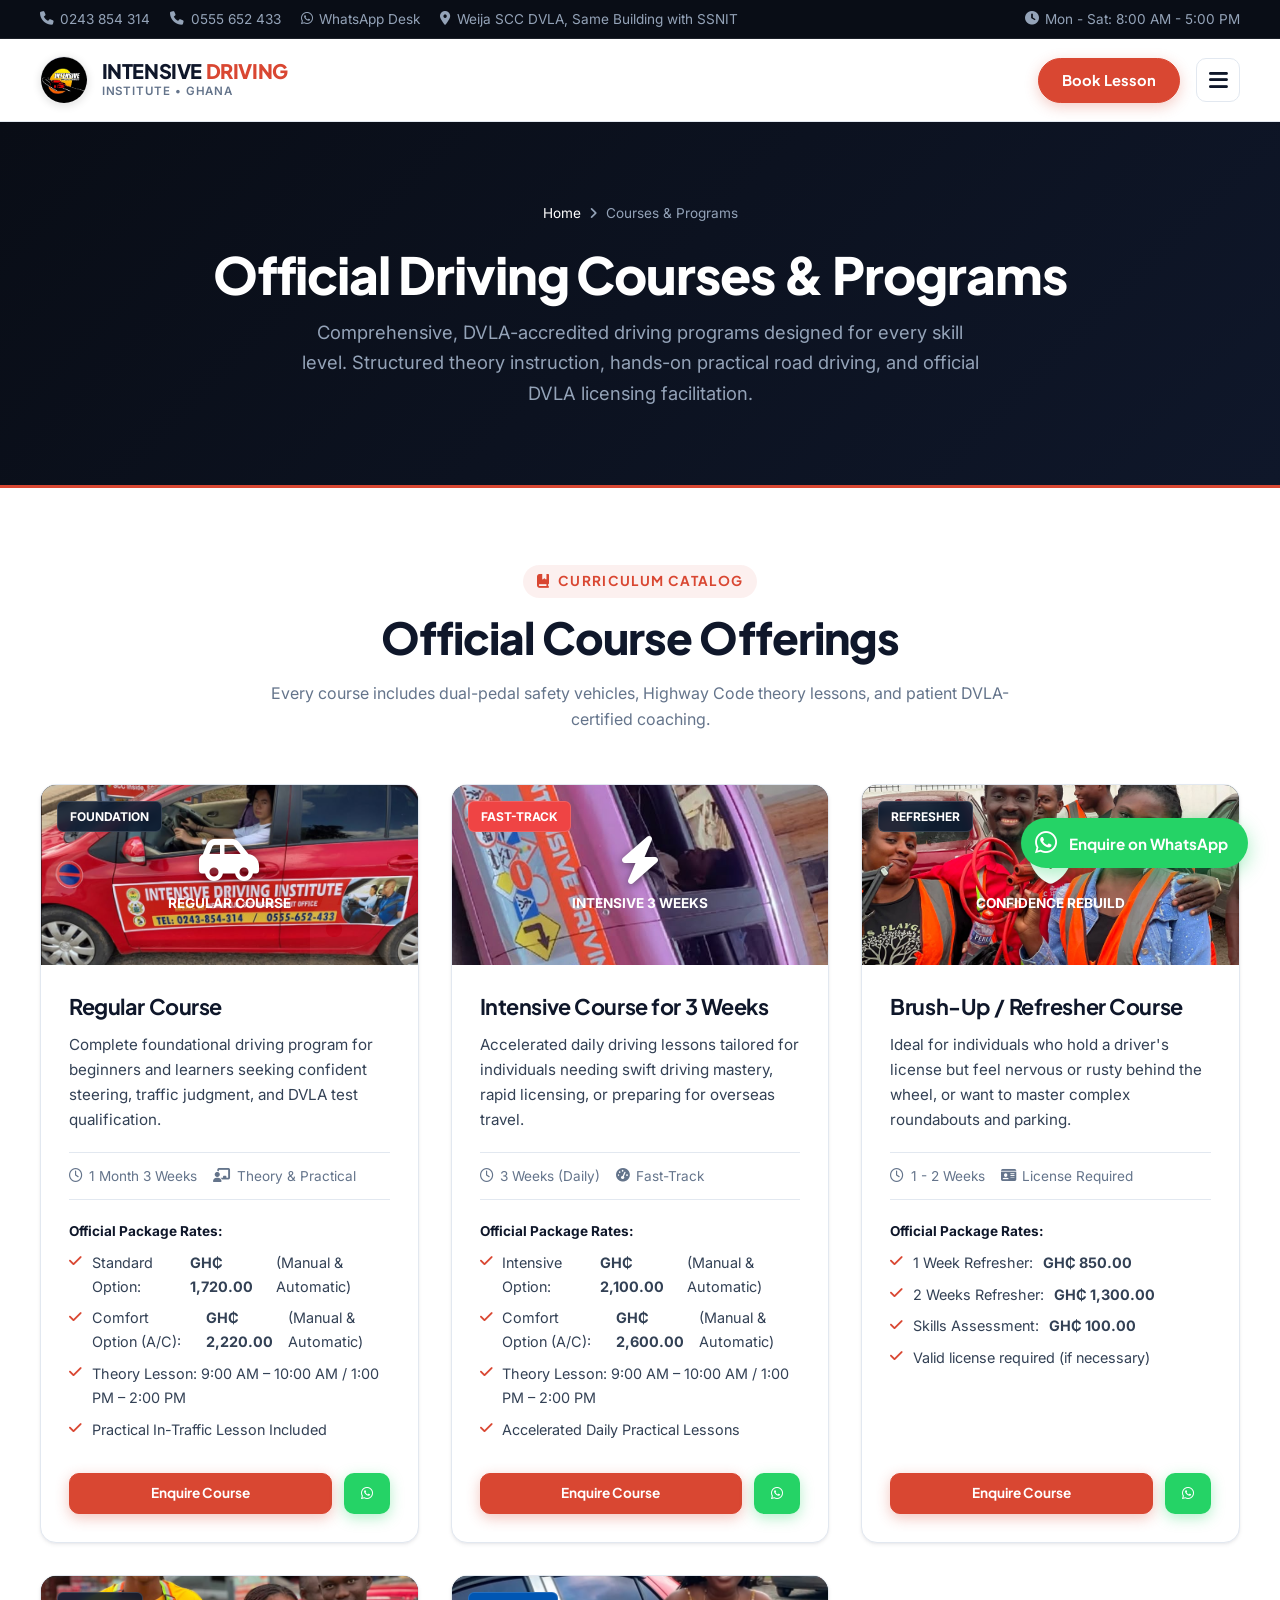
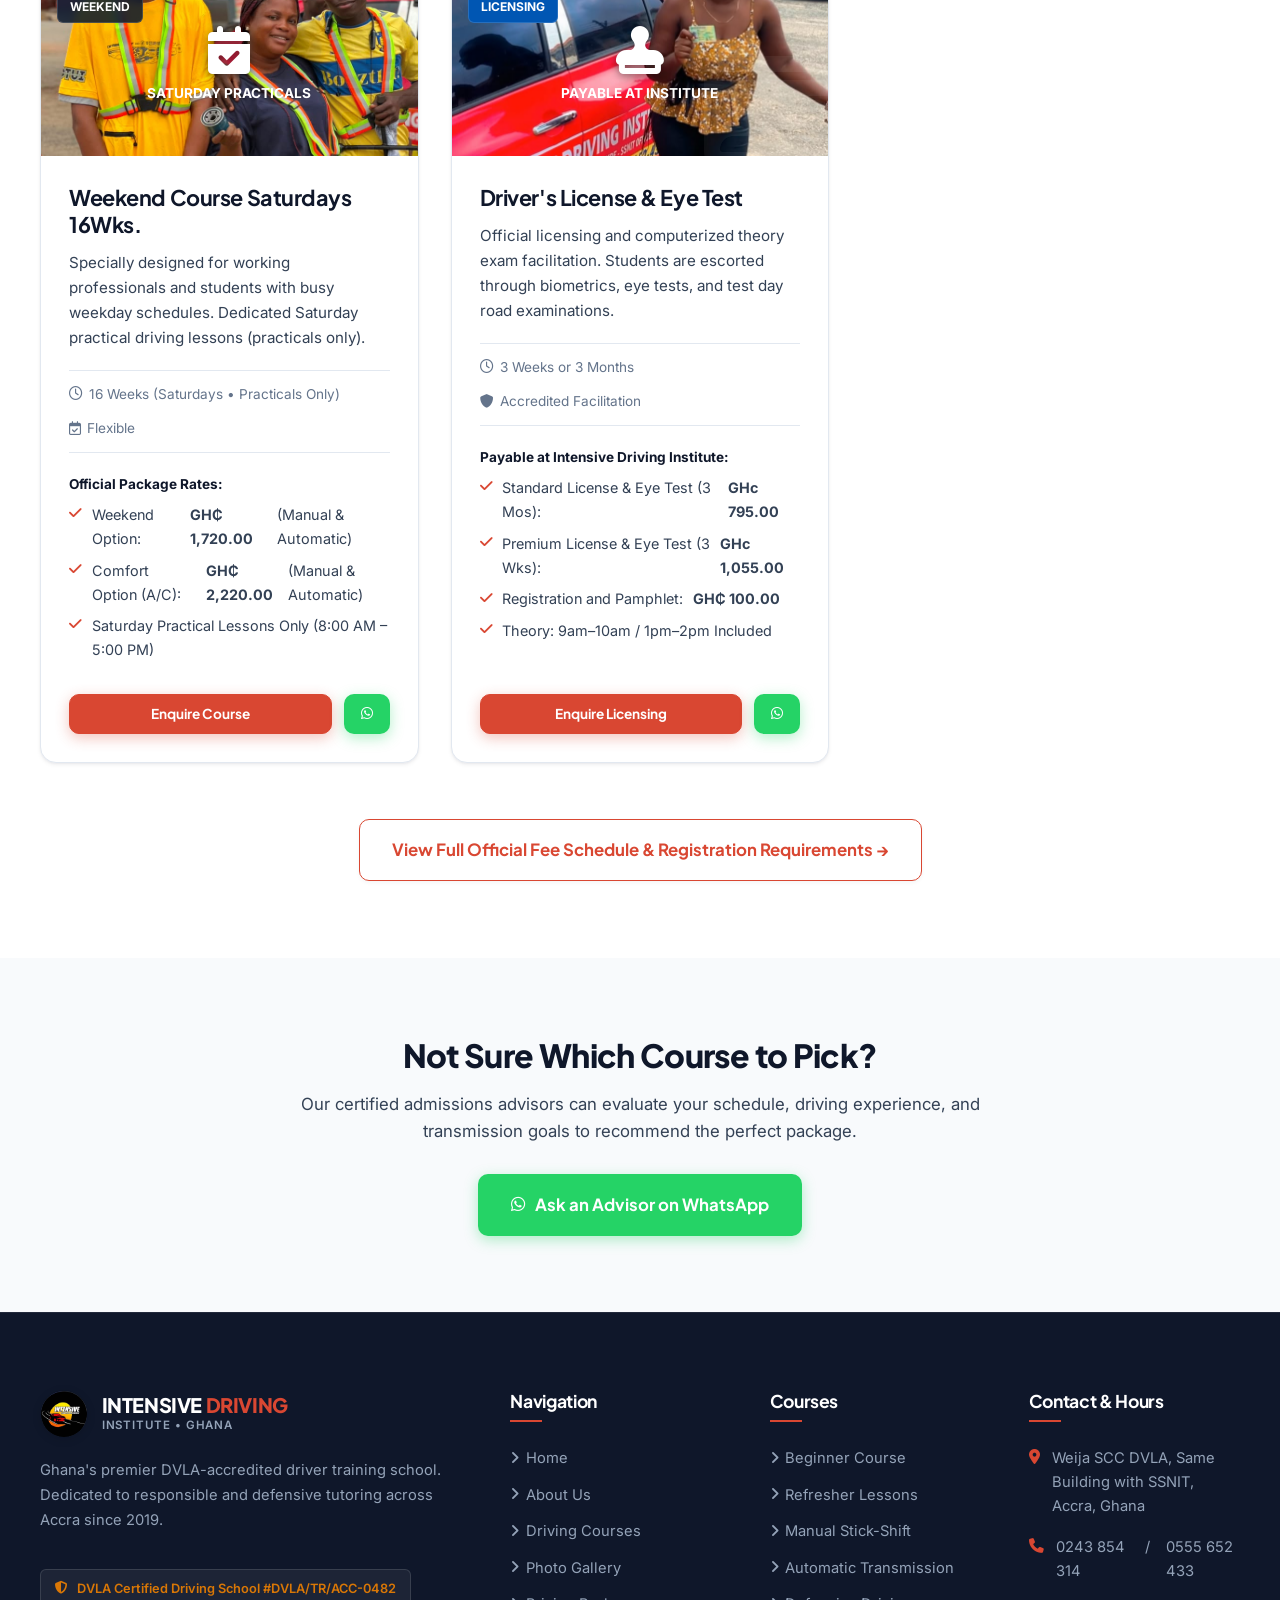
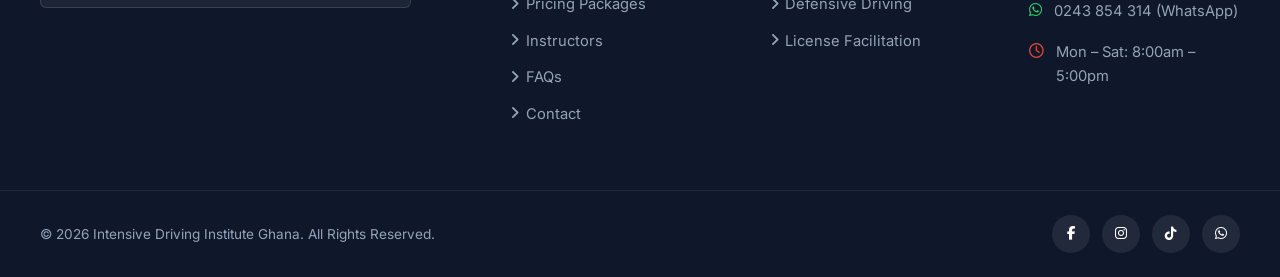
<file: courses.html>
<!DOCTYPE html>
<html lang="en">
<head>
  <meta charset="UTF-8">
  <meta name="viewport" content="width=device-width, initial-scale=1.0">
  <title>Driving Courses &amp; Programs | Intensive Driving Institute Ghana</title>
  <meta name="description" content="Official DVLA-certified driving courses in Accra: Regular Course, Intensive 3-week program, Weekend Course, and Brush-Up Refresher training.">
  <link rel="icon" type="image/svg+xml" href="assets/favicon.svg">
  
  <meta property="og:type" content="website">
  <meta property="og:title" content="Driving Courses - Intensive Driving Institute Ghana">
  <meta property="og:description" content="Official DVLA-accredited driving courses in Accra: Regular, Intensive, Weekend, and Brush-Up Refresher lessons.">
  
  <link rel="preconnect" href="https://fonts.googleapis.com">
  <link rel="preconnect" href="https://fonts.gstatic.com" crossorigin>
  <link href="https://fonts.googleapis.com/css2?family=Inter:wght@300;400;500;600;700&family=Plus+Jakarta+Sans:wght@500;600;700;800&display=swap" rel="stylesheet">
  <link rel="stylesheet" href="https://cdnjs.cloudflare.com/ajax/libs/font-awesome/6.5.1/css/all.min.css" />
  
  <link rel="stylesheet" href="css/variables.css">
  <link rel="stylesheet" href="css/base.css">
  <link rel="stylesheet" href="css/components.css">
  <link rel="stylesheet" href="css/pages.css">
</head>
<body>

  <!-- Reusable Site Header & Navigation Component -->
  <div id="site-header-root" data-active-page="courses"></div>

  <main id="main-content">
    <!-- Page Hero Banner -->
    <section class="page-hero">
      <div class="container">
        <div class="breadcrumbs">
          <a href="index.html">Home</a>
          <i class="fa-solid fa-angle-right"></i>
          <span>Courses &amp; Programs</span>
        </div>
        <h1 class="page-hero-title">Official Driving Courses &amp; Programs</h1>
        <p class="page-hero-subtitle">
          Comprehensive, DVLA-accredited driving programs designed for every skill level. Structured theory instruction, hands-on practical road driving, and official DVLA licensing facilitation.
        </p>
      </div>
    </section>

    <!-- Official Course Catalog Grid -->
    <section class="section">
      <div class="container">
        <div class="section-header">
          <div class="section-eyebrow">
            <i class="fa-solid fa-book-bookmark"></i>
            <span>Curriculum Catalog</span>
          </div>
          <h2 class="section-title">Official Course Offerings</h2>
          <p class="section-subtitle">
            Every course includes dual-pedal safety vehicles, Highway Code theory lessons, and patient DVLA-certified coaching.
          </p>
        </div>

        <div class="grid-3">
          <!-- 1. Regular Course -->
          <article class="card course-card" id="regular">
            <span id="beginner" style="position:relative; top:-80px; visibility:hidden;"></span>
            <div class="course-card-header">
              <img src="assets/images/student-driving-wheel.jpg" alt="Regular Driving Course" class="course-card-img" width="380" height="180" loading="lazy">
              <div class="course-card-overlay"></div>
              <span class="course-card-badge">FOUNDATION</span>
              <i class="fa-solid fa-car course-icon-bg"></i>
              <div style="text-align: center; z-index: 2;">
                <i class="fa-solid fa-car-side" style="font-size: 3rem; color: #FFFFFF; margin-bottom: 0.5rem; text-shadow: 0 2px 8px rgba(0,0,0,0.5);"></i>
                <div style="font-size: 0.85rem; font-weight: 700; text-transform: uppercase; color: #FFFFFF;">Regular Course</div>
              </div>
            </div>
            <div class="course-card-body">
              <h3 class="course-card-title">Regular Course</h3>
              <p class="course-card-desc">
                Complete foundational driving program for beginners and learners seeking confident steering, traffic judgment, and DVLA test qualification.
              </p>
              <div class="course-card-meta">
                <span class="course-card-meta-item"><i class="fa-regular fa-clock"></i> 1 Month 3 Weeks</span>
                <span class="course-card-meta-item"><i class="fa-solid fa-chalkboard-user"></i> Theory &amp; Practical</span>
              </div>
              <div style="font-size: 0.85rem; font-weight: 700; color: var(--color-primary); margin-bottom: 0.5rem;">Official Package Rates:</div>
              <ul class="course-features-list">
                <li><i class="fa-solid fa-check"></i> Standard Option: <strong>GH₵ 1,720.00</strong> (Manual &amp; Automatic)</li>
                <li><i class="fa-solid fa-check"></i> Comfort Option (A/C): <strong>GH₵ 2,220.00</strong> (Manual &amp; Automatic)</li>
                <li><i class="fa-solid fa-check"></i> Theory Lesson: 9:00 AM – 10:00 AM / 1:00 PM – 2:00 PM</li>
                <li><i class="fa-solid fa-check"></i> Practical In-Traffic Lesson Included</li>
              </ul>
              <div class="course-card-footer">
                <button type="button" class="btn btn-primary btn-sm" style="flex:1;" data-open-modal="booking" data-prefill-course="Regular Course - 1 Month 3 Weeks (Standard: GHC 1,720.00)">Enquire Course</button>
                <button type="button" class="btn btn-whatsapp btn-sm" data-wa-type="course" data-course-title="Regular Course - 1 Month 3 Weeks" title="WhatsApp Enquiry"><i class="fa-brands fa-whatsapp"></i></button>
              </div>
            </div>
          </article>

          <!-- 2. Intensive Course for 3 Weeks -->
          <article class="card course-card" id="intensive">
            <div class="course-card-header">
              <img src="assets/images/fleet-magenta-hatchback.jpg" alt="Intensive Driving Course" class="course-card-img" width="380" height="180" loading="lazy">
              <div class="course-card-overlay"></div>
              <span class="course-card-badge" style="background: #ef4444; color:#fff;">FAST-TRACK</span>
              <i class="fa-solid fa-bolt course-icon-bg"></i>
              <div style="text-align: center; z-index: 2;">
                <i class="fa-solid fa-bolt" style="font-size: 3rem; color: #FFFFFF; margin-bottom: 0.5rem; text-shadow: 0 2px 8px rgba(0,0,0,0.5);"></i>
                <div style="font-size: 0.85rem; font-weight: 700; text-transform: uppercase; color: #FFFFFF;">Intensive 3 Weeks</div>
              </div>
            </div>
            <div class="course-card-body">
              <h3 class="course-card-title">Intensive Course for 3 Weeks</h3>
              <p class="course-card-desc">
                Accelerated daily driving lessons tailored for individuals needing swift driving mastery, rapid licensing, or preparing for overseas travel.
              </p>
              <div class="course-card-meta">
                <span class="course-card-meta-item"><i class="fa-regular fa-clock"></i> 3 Weeks (Daily)</span>
                <span class="course-card-meta-item"><i class="fa-solid fa-gauge-high"></i> Fast-Track</span>
              </div>
              <div style="font-size: 0.85rem; font-weight: 700; color: var(--color-primary); margin-bottom: 0.5rem;">Official Package Rates:</div>
              <ul class="course-features-list">
                <li><i class="fa-solid fa-check"></i> Intensive Option: <strong>GH₵ 2,100.00</strong> (Manual &amp; Automatic)</li>
                <li><i class="fa-solid fa-check"></i> Comfort Option (A/C): <strong>GH₵ 2,600.00</strong> (Manual &amp; Automatic)</li>
                <li><i class="fa-solid fa-check"></i> Theory Lesson: 9:00 AM – 10:00 AM / 1:00 PM – 2:00 PM</li>
                <li><i class="fa-solid fa-check"></i> Accelerated Daily Practical Lessons</li>
              </ul>
              <div class="course-card-footer">
                <button type="button" class="btn btn-primary btn-sm" style="flex:1;" data-open-modal="booking" data-prefill-course="Intensive Course for 3 Weeks (Intensive: GHC 2,100.00)">Enquire Course</button>
                <button type="button" class="btn btn-whatsapp btn-sm" data-wa-type="course" data-course-title="Intensive Course for 3 Weeks" title="WhatsApp Enquiry"><i class="fa-brands fa-whatsapp"></i></button>
              </div>
            </div>
          </article>

          <!-- 3. Brush-Up / Refresher Course -->
          <article class="card course-card" id="refresher">
            <div class="course-card-header">
              <img src="assets/images/maintenance-jumper-cables.jpg" alt="Brush-Up / Refresher Driving Course" class="course-card-img" width="380" height="180" loading="lazy">
              <div class="course-card-overlay"></div>
              <span class="course-card-badge">REFRESHER</span>
              <i class="fa-solid fa-rotate-right course-icon-bg"></i>
              <div style="text-align: center; z-index: 2;">
                <i class="fa-solid fa-shield-heart" style="font-size: 3rem; color: #FFFFFF; margin-bottom: 0.5rem; text-shadow: 0 2px 8px rgba(0,0,0,0.5);"></i>
                <div style="font-size: 0.85rem; font-weight: 700; text-transform: uppercase; color: #FFFFFF;">Confidence Rebuild</div>
              </div>
            </div>
            <div class="course-card-body">
              <h3 class="course-card-title">Brush-Up / Refresher Course</h3>
              <p class="course-card-desc">
                Ideal for individuals who hold a driver's license but feel nervous or rusty behind the wheel, or want to master complex roundabouts and parking.
              </p>
              <div class="course-card-meta">
                <span class="course-card-meta-item"><i class="fa-regular fa-clock"></i> 1 - 2 Weeks</span>
                <span class="course-card-meta-item"><i class="fa-solid fa-id-card"></i> License Required</span>
              </div>
              <div style="font-size: 0.85rem; font-weight: 700; color: var(--color-primary); margin-bottom: 0.5rem;">Official Package Rates:</div>
              <ul class="course-features-list">
                <li><i class="fa-solid fa-check"></i> 1 Week Refresher: <strong>GH₵ 850.00</strong></li>
                <li><i class="fa-solid fa-check"></i> 2 Weeks Refresher: <strong>GH₵ 1,300.00</strong></li>
                <li><i class="fa-solid fa-check"></i> Skills Assessment: <strong>GH₵ 100.00</strong></li>
                <li><i class="fa-solid fa-check"></i> Valid license required (if necessary)</li>
              </ul>
              <div class="course-card-footer">
                <button type="button" class="btn btn-primary btn-sm" style="flex:1;" data-open-modal="booking" data-prefill-course="Brush-Up / Refresher Course (1 Week: GHC 850.00)">Enquire Course</button>
                <button type="button" class="btn btn-whatsapp btn-sm" data-wa-type="course" data-course-title="Brush-Up / Refresher Course" title="WhatsApp Enquiry"><i class="fa-brands fa-whatsapp"></i></button>
              </div>
            </div>
          </article>

          <!-- 4. Weekend Course Saturdays 16Wks. -->
          <article class="card course-card" id="weekend">
            <div class="course-card-header">
              <img src="assets/images/mechanics-inspection.jpg" alt="Weekend Driving Course" class="course-card-img" width="380" height="180" loading="lazy">
              <div class="course-card-overlay"></div>
              <span class="course-card-badge">WEEKEND</span>
              <i class="fa-solid fa-calendar-days course-icon-bg"></i>
              <div style="text-align: center; z-index: 2;">
                <i class="fa-solid fa-calendar-check" style="font-size: 3rem; color: #FFFFFF; margin-bottom: 0.5rem; text-shadow: 0 2px 8px rgba(0,0,0,0.5);"></i>
                <div style="font-size: 0.85rem; font-weight: 700; text-transform: uppercase; color: #FFFFFF;">Saturday Practicals</div>
              </div>
            </div>
            <div class="course-card-body">
              <h3 class="course-card-title">Weekend Course Saturdays 16Wks.</h3>
              <p class="course-card-desc">
                Specially designed for working professionals and students with busy weekday schedules. Dedicated Saturday practical driving lessons (practicals only).
              </p>
              <div class="course-card-meta">
                <span class="course-card-meta-item"><i class="fa-regular fa-clock"></i> 16 Weeks (Saturdays • Practicals Only)</span>
                <span class="course-card-meta-item"><i class="fa-regular fa-calendar-check"></i> Flexible</span>
              </div>
              <div style="font-size: 0.85rem; font-weight: 700; color: var(--color-primary); margin-bottom: 0.5rem;">Official Package Rates:</div>
              <ul class="course-features-list">
                <li><i class="fa-solid fa-check"></i> Weekend Option: <strong>GH₵ 1,720.00</strong> (Manual &amp; Automatic)</li>
                <li><i class="fa-solid fa-check"></i> Comfort Option (A/C): <strong>GH₵ 2,220.00</strong> (Manual &amp; Automatic)</li>
                <li><i class="fa-solid fa-check"></i> Saturday Practical Lessons Only (8:00 AM – 5:00 PM)</li>
              </ul>
              <div class="course-card-footer">
                <button type="button" class="btn btn-primary btn-sm" style="flex:1;" data-open-modal="booking" data-prefill-course="Weekend Course Saturdays 16Wks (Weekend: GHC 1,720.00)">Enquire Course</button>
                <button type="button" class="btn btn-whatsapp btn-sm" data-wa-type="course" data-course-title="Weekend Course Saturdays 16Wks" title="WhatsApp Enquiry"><i class="fa-brands fa-whatsapp"></i></button>
              </div>
            </div>
          </article>

          <!-- 5. Driver's License & Licensing Fees -->
          <article class="card course-card" id="licensing">
            <span id="manual" style="position:relative; top:-80px; visibility:hidden;"></span>
            <span id="automatic" style="position:relative; top:-80px; visibility:hidden;"></span>
            <span id="defensive" style="position:relative; top:-80px; visibility:hidden;"></span>
            <span id="highway" style="position:relative; top:-80px; visibility:hidden;"></span>
            <span id="parking" style="position:relative; top:-80px; visibility:hidden;"></span>
            <span id="theory" style="position:relative; top:-80px; visibility:hidden;"></span>
            <div class="course-card-header">
              <img src="assets/images/student-license-car.jpg" alt="Driver's License Facilitation" class="course-card-img" width="380" height="180" loading="lazy">
              <div class="course-card-overlay"></div>
              <span class="course-card-badge" style="background: #0056b3; color:#fff;">LICENSING</span>
              <i class="fa-solid fa-id-card course-icon-bg"></i>
              <div style="text-align: center; z-index: 2;">
                <i class="fa-solid fa-stamp" style="font-size: 3rem; color: #FFFFFF; margin-bottom: 0.5rem; text-shadow: 0 2px 8px rgba(0,0,0,0.5);"></i>
                <div style="font-size: 0.85rem; font-weight: 700; text-transform: uppercase; color: #FFFFFF;">Payable at Institute</div>
              </div>
            </div>
            <div class="course-card-body">
              <h3 class="course-card-title">Driver's License &amp; Eye Test</h3>
              <p class="course-card-desc">
                Official licensing and computerized theory exam facilitation. Students are escorted through biometrics, eye tests, and test day road examinations.
              </p>
              <div class="course-card-meta">
                <span class="course-card-meta-item"><i class="fa-regular fa-clock"></i> 3 Weeks or 3 Months</span>
                <span class="course-card-meta-item"><i class="fa-solid fa-shield"></i> Accredited Facilitation</span>
              </div>
              <div style="font-size: 0.85rem; font-weight: 700; color: var(--color-primary); margin-bottom: 0.5rem;">Payable at Intensive Driving Institute:</div>
              <ul class="course-features-list">
                <li><i class="fa-solid fa-check"></i> Standard License &amp; Eye Test (3 Mos): <strong>GHc 795.00</strong></li>
                <li><i class="fa-solid fa-check"></i> Premium License &amp; Eye Test (3 Wks): <strong>GHc 1,055.00</strong></li>
                <li><i class="fa-solid fa-check"></i> Registration and Pamphlet: <strong>GH₵ 100.00</strong></li>
                <li><i class="fa-solid fa-check"></i> Theory: 9am–10am / 1pm–2pm Included</li>
              </ul>
              <div class="course-card-footer">
                <button type="button" class="btn btn-primary btn-sm" style="flex:1;" data-open-modal="booking" data-prefill-course="Standard License & Eye Test 3 Months (GHc 795.00)">Enquire Licensing</button>
                <button type="button" class="btn btn-whatsapp btn-sm" data-wa-type="course" data-course-title="Driver's License & Eye Test" title="WhatsApp Enquiry"><i class="fa-brands fa-whatsapp"></i></button>
              </div>
            </div>
          </article>
        </div>

        <!-- Full Fee Schedule CTA -->
        <div style="text-align: center; margin-top: 3.5rem;">
          <a href="pricing.html" class="btn btn-outline-red btn-lg">
            <span>View Full Official Fee Schedule &amp; Registration Requirements &rarr;</span>
          </a>
        </div>
      </div>
    </section>

    <!-- Support Banner -->
    <section class="section section-bg-alt">
      <div class="container" style="text-align: center; max-width: 760px;">
        <h2 style="font-size: 2rem; color: var(--color-primary); margin-bottom: 1rem;">Not Sure Which Course to Pick?</h2>
        <p style="color: var(--color-text-body); font-size: 1.05rem; margin-bottom: 1.75rem;">
          Our certified admissions advisors can evaluate your schedule, driving experience, and transmission goals to recommend the perfect package.
        </p>
        <button type="button" class="btn btn-whatsapp btn-lg" data-wa-type="general">
          <i class="fa-brands fa-whatsapp"></i>
          <span>Ask an Advisor on WhatsApp</span>
        </button>
      </div>
    </section>
  </main>

  <!-- Footer -->
  <footer class="site-footer">
    <div class="container footer-top">
      <div class="footer-grid">
        <div class="footer-brand">
          <a href="index.html" class="brand-logo">
            <img src="assets/logo.jpg" alt="Intensive Driving Institute Logo" class="brand-logo-img">
            <div class="logo-text">
              <span class="logo-title">INTENSIVE <span>DRIVING</span></span>
              <span class="logo-tagline" style="color: var(--color-text-light-muted);">INSTITUTE • GHANA</span>
            </div>
          </a>
          <p class="footer-desc">
            Ghana's premier DVLA-accredited driver training school. Dedicated to responsible and defensive tutoring across Accra since 2019.
          </p>
          <div class="footer-dvla-badge">
            <i class="fa-solid fa-shield-halved"></i>
            <span>DVLA Certified Driving School #DVLA/TR/ACC-0482</span>
          </div>
        </div>

        <div class="footer-col">
          <h4>Navigation</h4>
          <ul class="footer-links">
            <li><a href="index.html"><i class="fa-solid fa-angle-right"></i> Home</a></li>
            <li><a href="about.html"><i class="fa-solid fa-angle-right"></i> About Us</a></li>
            <li><a href="courses.html"><i class="fa-solid fa-angle-right"></i> Driving Courses</a></li>
            <li><a href="gallery.html"><i class="fa-solid fa-angle-right"></i> Photo Gallery</a></li>
            <li><a href="pricing.html"><i class="fa-solid fa-angle-right"></i> Pricing Packages</a></li>
            <li><a href="instructors.html"><i class="fa-solid fa-angle-right"></i> Instructors</a></li>
            <li><a href="faq.html"><i class="fa-solid fa-angle-right"></i> FAQs</a></li>
            <li><a href="contact.html"><i class="fa-solid fa-angle-right"></i> Contact</a></li>
          </ul>
        </div>

        <div class="footer-col">
          <h4>Courses</h4>
          <ul class="footer-links">
            <li><a href="courses.html#beginner"><i class="fa-solid fa-angle-right"></i> Beginner Course</a></li>
            <li><a href="courses.html#refresher"><i class="fa-solid fa-angle-right"></i> Refresher Lessons</a></li>
            <li><a href="courses.html#manual"><i class="fa-solid fa-angle-right"></i> Manual Stick-Shift</a></li>
            <li><a href="courses.html#automatic"><i class="fa-solid fa-angle-right"></i> Automatic Transmission</a></li>
            <li><a href="courses.html#defensive"><i class="fa-solid fa-angle-right"></i> Defensive Driving</a></li>
            <li><a href="courses.html#licensing"><i class="fa-solid fa-angle-right"></i> License Facilitation</a></li>
          </ul>
        </div>

        <div class="footer-col">
          <h4>Contact &amp; Hours</h4>
          <div class="footer-contact-list">
            <div class="footer-contact-item">
              <i class="fa-solid fa-location-dot"></i>
              <span data-config="address">Weija SCC DVLA, Same Building with SSNIT, Accra</span>
            </div>
            <div class="footer-contact-item">
              <i class="fa-solid fa-phone"></i>
              <a href="tel:+233243854314" style="color: inherit;" data-config="phoneLink">0243 854 314</a>
              <span style="color: var(--color-text-light-muted); margin: 0 0.25rem;">/</span>
              <a href="tel:+233555652433" style="color: inherit;">0555 652 433</a>
            </div>
            <div class="footer-contact-item">
              <i class="fa-brands fa-whatsapp" style="color: var(--color-whatsapp);"></i>
              <a href="#" data-wa-type="general" style="color: inherit;">0243 854 314 (WhatsApp)</a>
            </div>
            <div class="footer-contact-item">
              <i class="fa-regular fa-clock"></i>
              <span>Mon – Sat: 8:00am – 5:00pm</span>
            </div>
          </div>
        </div>
      </div>
    </div>

    <div class="footer-bottom">
      <div class="container">
        <div>
          &copy; <span data-year>2026</span> Intensive Driving Institute Ghana. All Rights Reserved.
        </div>
        <div class="footer-social-links">
          <a href="https://facebook.com" target="_blank" rel="noopener noreferrer" class="footer-social-btn" aria-label="Facebook"><i class="fa-brands fa-facebook-f"></i></a>
          <a href="https://instagram.com" target="_blank" rel="noopener noreferrer" class="footer-social-btn" aria-label="Instagram"><i class="fa-brands fa-instagram"></i></a>
          <a href="https://tiktok.com" target="_blank" rel="noopener noreferrer" class="footer-social-btn" aria-label="TikTok"><i class="fa-brands fa-tiktok"></i></a>
          <a href="#" data-wa-type="general" class="footer-social-btn" aria-label="WhatsApp"><i class="fa-brands fa-whatsapp"></i></a>
        </div>
      </div>
    </div>
  </footer>

  <!-- Universal Booking Modal Dialog -->
  <div class="modal-backdrop" id="bookingModalBackdrop" role="dialog" aria-modal="true" aria-labelledby="modalTitle">
    <div class="modal-window">
      <div class="modal-header">
        <h3 id="modalTitle">
          <i class="fa-solid fa-calendar-check" style="color: var(--color-accent);"></i>
          <span>Book Your Driving Lesson</span>
        </h3>
        <button type="button" class="modal-close-btn" data-close-modal aria-label="Close modal">
          <i class="fa-solid fa-xmark"></i>
        </button>
      </div>

      <div class="modal-body">
        <form id="modalBookingForm" novalidate>
          <div class="form-grid">
            <div class="form-group full-width">
              <label for="modalFullName" class="form-label">Full Name *</label>
              <input type="text" id="modalFullName" class="form-input" placeholder="e.g. Kwabena Boateng" required>
              <span class="form-error-msg">Please enter your full name.</span>
            </div>
            <div class="form-group">
              <label for="modalPhone" class="form-label">Phone Number *</label>
              <input type="tel" id="modalPhone" class="form-input" placeholder="e.g. 0243 854 314" required>
              <span class="form-error-msg">Enter a valid Ghana phone number.</span>
            </div>
            <div class="form-group">
              <label for="modalWhatsApp" class="form-label">WhatsApp Number</label>
              <input type="tel" id="modalWhatsApp" class="form-input" placeholder="e.g. 0243 854 314">
            </div>
            <div class="form-group">
              <label for="modalEmail" class="form-label">Email Address</label>
              <input type="email" id="modalEmail" class="form-input" placeholder="e.g. kwabena@gmail.com">
            </div>
            <div class="form-group">
              <label for="modalCourse" class="form-label">Preferred Course *</label>
              <select id="modalCourse" class="form-select" required>
                <option value="">-- Choose Course / Item --</option>
                <option value="Regular Course - 1 Month 3 Weeks (Standard: GHC 1,720.00)">Regular Course - Standard (GHC 1,720.00)</option>
                <option value="Regular Course - 1 Month 3 Weeks (Comfort / AC: GHC 2,220.00)">Regular Course - Comfort / AC (GHC 2,220.00)</option>
                <option value="Intensive Course for 3 Weeks (Intensive: GHC 2,100.00)">Intensive Course - Intensive (GHC 2,100.00)</option>
                <option value="Intensive Course for 3 Weeks (Comfort / AC: GHC 2,600.00)">Intensive Course - Comfort / AC (GHC 2,600.00)</option>
                <option value="Weekend Course Saturdays 16Wks (Weekend: GHC 1,720.00)">Weekend Course - Weekend (GHC 1,720.00)</option>
                <option value="Weekend Course Saturdays 16Wks (Comfort / AC: GHC 2,220.00)">Weekend Course - Comfort / AC (GHC 2,220.00)</option>
                <option value="Brush-Up / Refresher Course (1 Week: GHC 850.00)">Brush-Up / Refresher - 1 Week (GHC 850.00)</option>
                <option value="Brush-Up / Refresher Course (2 Weeks: GHC 1,300.00)">Brush-Up / Refresher - 2 Weeks (GHC 1,300.00)</option>
                <option value="Driving Skills Assessment (GHC 100.00)">Driving Skills Assessment (GHC 100.00)</option>
                <option value="Standard License & Eye Test 3 Months (GHc 795.00)">Standard License &amp; Eye Test 3 Months (GHc 795.00)</option>
                <option value="Premium License & Eye Test 3 Weeks (GHc 1055.00)">Premium License &amp; Eye Test 3 Weeks (GHc 1055.00)</option>
                <option value="Registration and Pamphlet (GHC 100.00)">Registration and Pamphlet (GHC 100.00)</option>
              </select>
              <span class="form-error-msg">Please select a course.</span>
            </div>
            <div class="form-group">
              <label for="modalTransmission" class="form-label">Transmission Preference *</label>
              <select id="modalTransmission" class="form-select">
                <option value="Manual Transmission">Standard (Manual Stick-Shift)</option>
                <option value="Automatic Transmission">Comfort (Automatic &amp; A/C)</option>
                <option value="Not Sure">Advise me</option>
              </select>
            </div>
            <div class="form-group">
              <label for="modalLocation" class="form-label">Pick-Up / Training Location *</label>
              <select id="modalLocation" class="form-select" required>
                <option value="">-- Choose Location --</option>
                <option value="Weija SCC DVLA (Same Building with SSNIT)">Weija SCC DVLA (Same Building with SSNIT)</option>
                <option value="Mallam Junction / McCarthy Hill">Mallam Junction / McCarthy Hill</option>
                <option value="Kasoa Barrier / Toll Gate">Kasoa Barrier / Toll Gate</option>
                <option value="Dansoman / Odorkor">Dansoman / Odorkor</option>
                <option value="Other Accra Location">Other Location in Greater Accra</option>
              </select>
              <span class="form-error-msg">Please choose a location.</span>
            </div>
            <div class="form-group">
              <label for="modalDate" class="form-label">Target Start Date</label>
              <input type="date" id="modalDate" class="form-input">
            </div>
            <div class="form-group">
              <label for="modalTime" class="form-label">Preferred Lesson / Theory Time</label>
              <select id="modalTime" class="form-select">
                <option value="Morning Theory (9:00 AM - 10:00 AM) + Practical">Morning Theory (9:00 AM – 10:00 AM) + Practical</option>
                <option value="Afternoon Theory (1:00 PM - 2:00 PM) + Practical">Afternoon Theory (1:00 PM – 2:00 PM) + Practical</option>
                <option value="Morning Practical (8:00 AM - 12:00 PM)">Morning Practical (8:00 AM – 12:00 PM)</option>
                <option value="Afternoon Practical (12:00 PM - 5:00 PM)">Afternoon Practical (12:00 PM – 5:00 PM)</option>
                <option value="Saturday Practical Only (8:00 AM - 5:00 PM)">Saturday Practical Only (8:00 AM – 5:00 PM)</option>
                <option value="Flexible Schedule">Flexible / Rotate weekly</option>
              </select>
            </div>
            <div class="form-group full-width">
              <label for="modalNotes" class="form-label">Notes</label>
              <textarea id="modalNotes" class="form-textarea" rows="3" placeholder="Tell us if you have driving anxiety or specific requests..."></textarea>
            </div>
          </div>
          <div style="margin-top: 1.5rem;">
            <button type="submit" class="btn btn-primary btn-block btn-lg">
              <i class="fa-brands fa-whatsapp"></i>
              <span>Submit Enquiry via WhatsApp</span>
            </button>
          </div>
        </form>

        <div class="booking-success-box" id="modalSuccessBox">
          <div class="success-icon"><i class="fa-solid fa-check"></i></div>
          <h3 style="font-size: 1.5rem; color: var(--color-primary); margin-bottom: 0.75rem;">Enquiry Request Generated!</h3>
          <p style="color: var(--color-text-body); margin-bottom: 1.5rem;">Click below if WhatsApp didn't open automatically:</p>
          <div style="display: flex; flex-direction: column; gap: 0.75rem; max-width: 320px; margin: 0 auto;">
            <a href="#" id="modalSuccessWhatsAppBtn" target="_blank" rel="noopener noreferrer" class="btn btn-whatsapp btn-block">
              <i class="fa-brands fa-whatsapp"></i> <span>Open in WhatsApp</span>
            </a>
            <button type="button" class="btn btn-outline btn-block" data-close-modal>Close</button>
          </div>
        </div>
      </div>
    </div>
  </div>

  <!-- Floating WhatsApp -->
  <a href="#" id="floatingWhatsAppBtn" class="floating-whatsapp" aria-label="Chat on WhatsApp">
    <span class="floating-whatsapp-icon"><i class="fa-brands fa-whatsapp"></i></span>
    <span class="floating-whatsapp-label">Enquire on WhatsApp</span>
  </a>

  <!-- JavaScript Modules -->
  <script src="js/header-component.js"></script>
  <script src="js/media-config.js"></script>
  <script src="js/config.js"></script>
  <script src="js/whatsapp.js"></script>
  <script src="js/booking-modal.js"></script>
  <script src="js/main.js"></script>
</body>
</html>
</file>
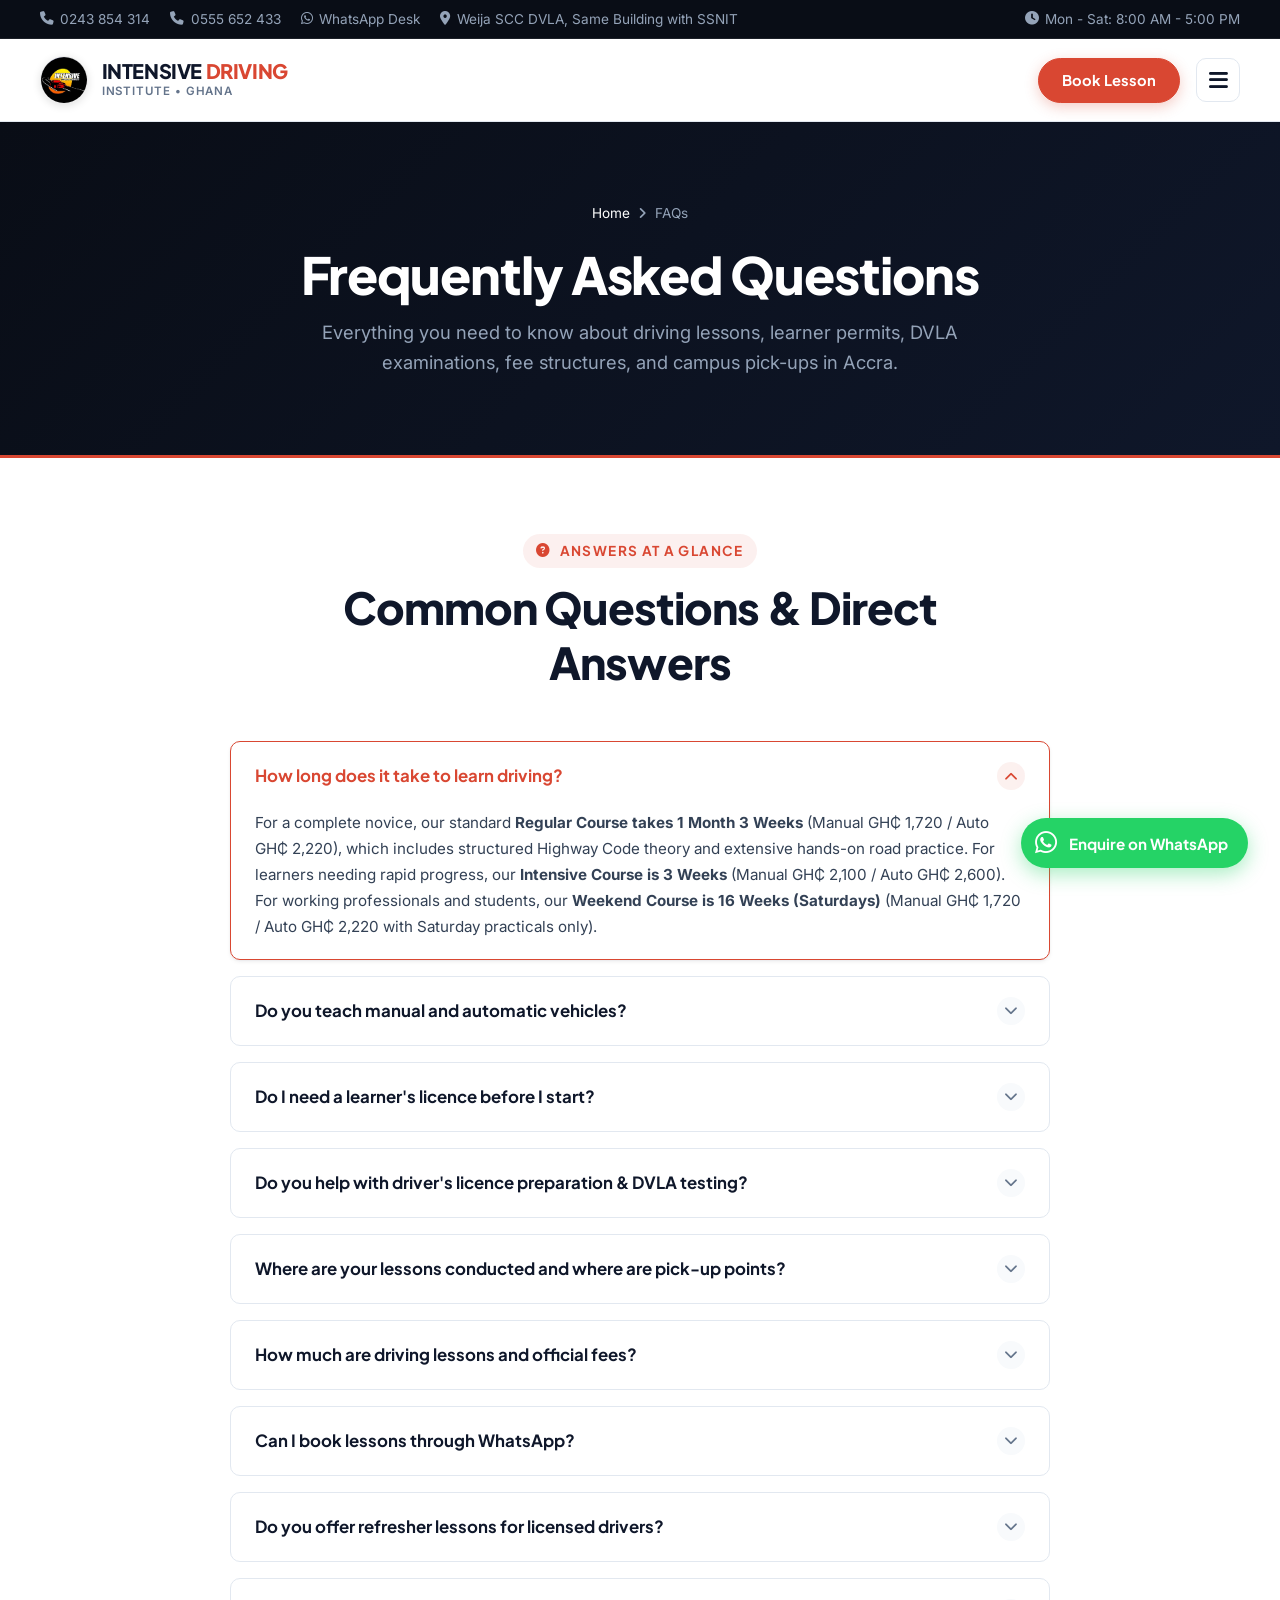
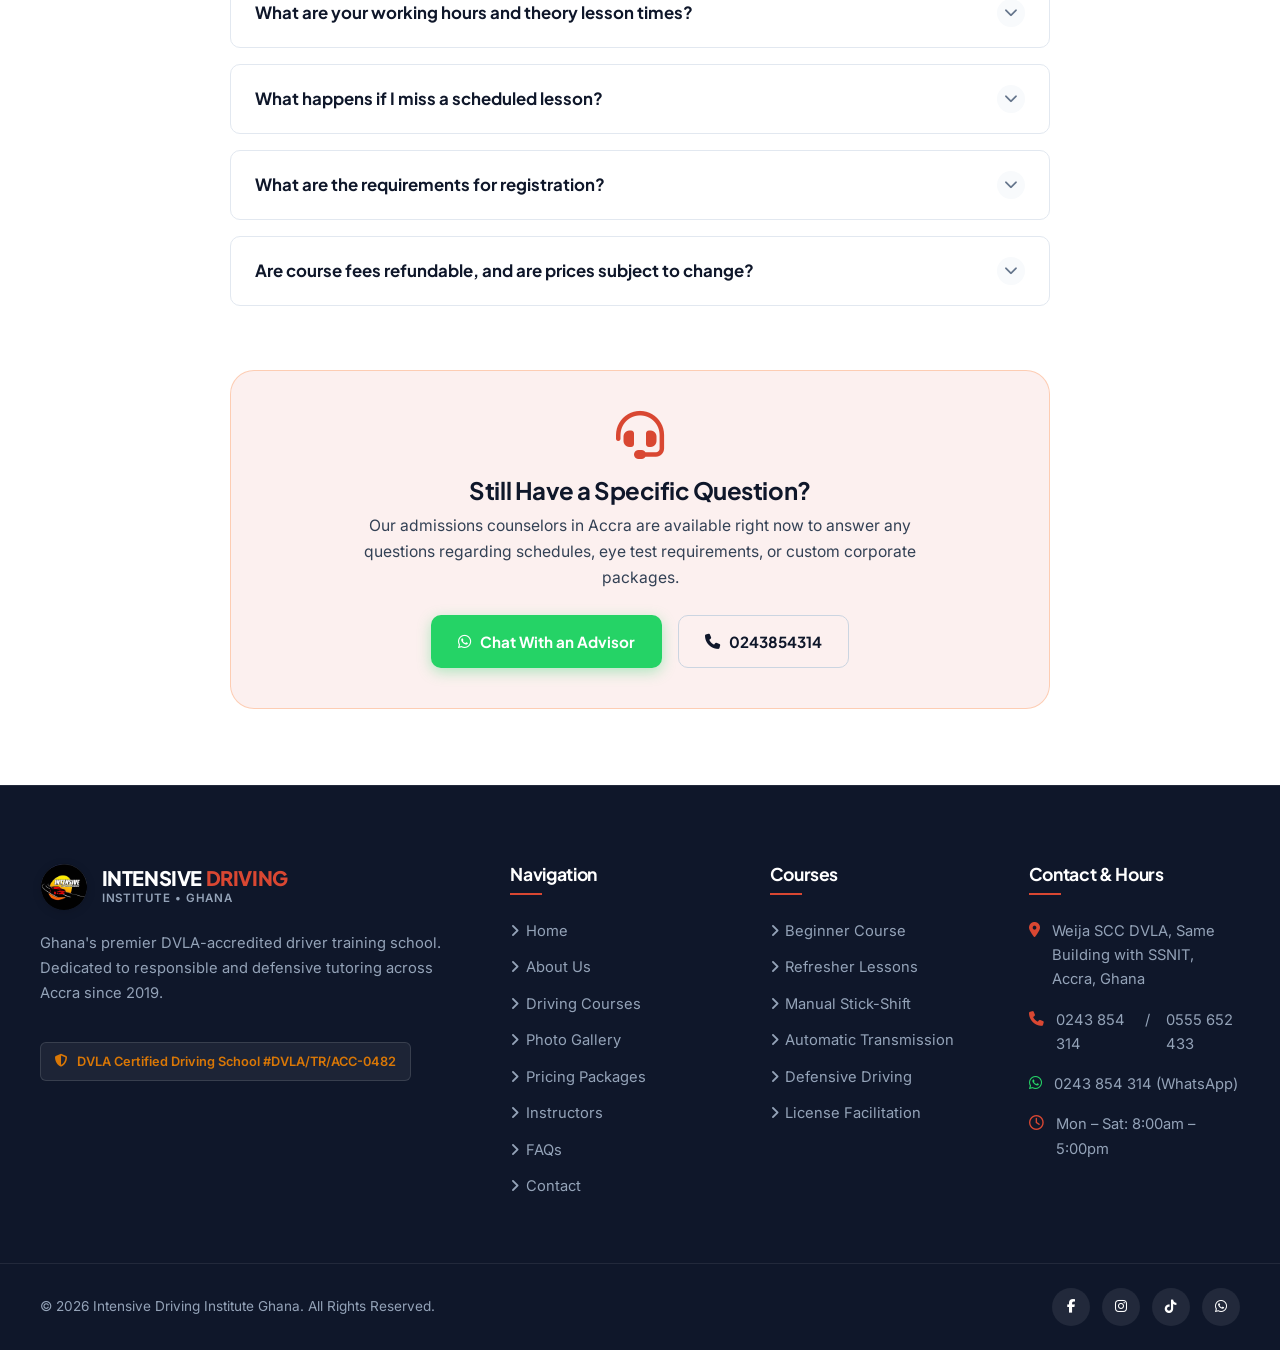
<file: faq.html>
<!DOCTYPE html>
<html lang="en">
<head>
  <meta charset="UTF-8">
  <meta name="viewport" content="width=device-width, initial-scale=1.0">
  <title>Frequently Asked Questions | Intensive Driving Institute Ghana</title>
  <meta name="description" content="Find answers to all questions regarding driving lessons in Accra: course duration, DVLA licensing, manual vs automatic, packages and fees, and WhatsApp enquiry.">
  <link rel="icon" type="image/svg+xml" href="assets/favicon.svg">
  
  <meta property="og:type" content="website">
  <meta property="og:title" content="FAQs - Intensive Driving Institute Ghana">
  <meta property="og:description" content="All your questions answered: learning duration, manual/automatic cars, learner permits, DVLA fees, and WhatsApp registration.">
  
  <link rel="preconnect" href="https://fonts.googleapis.com">
  <link rel="preconnect" href="https://fonts.gstatic.com" crossorigin>
  <link href="https://fonts.googleapis.com/css2?family=Inter:wght@300;400;500;600;700&family=Plus+Jakarta+Sans:wght@500;600;700;800&display=swap" rel="stylesheet">
  <link rel="stylesheet" href="https://cdnjs.cloudflare.com/ajax/libs/font-awesome/6.5.1/css/all.min.css" />
  
  <link rel="stylesheet" href="css/variables.css">
  <link rel="stylesheet" href="css/base.css">
  <link rel="stylesheet" href="css/components.css">
  <link rel="stylesheet" href="css/pages.css">
</head>
<body>

  <!-- Reusable Site Header & Navigation Component -->
  <div id="site-header-root" data-active-page="faq"></div>

  <main id="main-content">
    <!-- Page Hero Banner -->
    <section class="page-hero">
      <div class="container">
        <div class="breadcrumbs">
          <a href="index.html">Home</a>
          <i class="fa-solid fa-angle-right"></i>
          <span>FAQs</span>
        </div>
        <h1 class="page-hero-title">Frequently Asked Questions</h1>
        <p class="page-hero-subtitle">
          Everything you need to know about driving lessons, learner permits, DVLA examinations, fee structures, and campus pick-ups in Accra.
        </p>
      </div>
    </section>

    <!-- Comprehensive Accordion Section -->
    <section class="section">
      <div class="container container-narrow">
        <div class="section-header">
          <div class="section-eyebrow">
            <i class="fa-solid fa-circle-question"></i>
            <span>Answers at a Glance</span>
          </div>
          <h2 class="section-title">Common Questions &amp; Direct Answers</h2>
        </div>

        <div class="faq-accordion">
          <!-- Q1 -->
          <div class="accordion-item active">
            <button type="button" class="accordion-trigger" aria-expanded="true">
              <span>How long does it take to learn driving?</span>
              <span class="accordion-icon"><i class="fa-solid fa-chevron-down"></i></span>
            </button>
            <div class="accordion-content">
              <div class="accordion-inner">
                For a complete novice, our standard <strong>Regular Course takes 1 Month 3 Weeks</strong> (Manual GH₵ 1,720 / Auto GH₵ 2,220), which includes structured Highway Code theory and extensive hands-on road practice. For learners needing rapid progress, our <strong>Intensive Course is 3 Weeks</strong> (Manual GH₵ 2,100 / Auto GH₵ 2,600). For working professionals and students, our <strong>Weekend Course is 16 Weeks (Saturdays)</strong> (Manual GH₵ 1,720 / Auto GH₵ 2,220 with Saturday practicals only).
              </div>
            </div>
          </div>

          <!-- Q2 -->
          <div class="accordion-item">
            <button type="button" class="accordion-trigger" aria-expanded="false">
              <span>Do you teach manual and automatic vehicles?</span>
              <span class="accordion-icon"><i class="fa-solid fa-chevron-down"></i></span>
            </button>
            <div class="accordion-content">
              <div class="accordion-inner">
                Yes, our modern fleet includes both manual transmission (Standard) and air-conditioned automatic vehicles (Comfort). All cars have dual-control pedals. If you qualify on a manual vehicle, your Ghanaian driver's license legally allows you to drive both manual and automatic cars.
              </div>
            </div>
          </div>

          <!-- Q3 -->
          <div class="accordion-item">
            <button type="button" class="accordion-trigger" aria-expanded="false">
              <span>Do I need a learner's licence before I start?</span>
              <span class="accordion-icon"><i class="fa-solid fa-chevron-down"></i></span>
            </button>
            <div class="accordion-content">
              <div class="accordion-inner">
                No, you do not need to obtain a learner's permit beforehand. As an accredited DVLA driving school, our training vehicles and instructors carry official institutional accreditation. If your package includes licensing, we assist you in acquiring your official DVLA learner's permit and biometric registration right after enrollment.
              </div>
            </div>
          </div>

          <!-- Q4 -->
          <div class="accordion-item">
            <button type="button" class="accordion-trigger" aria-expanded="false">
              <span>Do you help with driver's licence preparation &amp; DVLA testing?</span>
              <span class="accordion-icon"><i class="fa-solid fa-chevron-down"></i></span>
            </button>
            <div class="accordion-content">
              <div class="accordion-inner">
                Yes! We manage the entire licensing facilitation pipeline: computerized theory test prep with simulated mock exams, biometric registration, eye screening guidance, and official in-traffic road test escort. We also provide the institute vehicle for your official DVLA test day so you drive a car you already feel comfortable in.
              </div>
            </div>
          </div>

          <!-- Q5 -->
          <div class="accordion-item">
            <button type="button" class="accordion-trigger" aria-expanded="false">
              <span>Where are your lessons conducted and where are pick-up points?</span>
              <span class="accordion-icon"><i class="fa-solid fa-chevron-down"></i></span>
            </button>
            <div class="accordion-content">
              <div class="accordion-inner">
                Practical lessons are conducted on public roads throughout Greater Accra, centered around our main office located <strong>Weija SCC DVLA, Same Building with SSNIT, Accra</strong>. We provide training on major test corridors, complex multi-lane roundabouts, and the Mallam-Kasoa Highway, with scheduled pick-ups across Weija, Mallam, McCarthy Hill, Kasoa Barrier, and Greater Accra.
              </div>
            </div>
          </div>

          <!-- Q6 -->
          <div class="accordion-item">
            <button type="button" class="accordion-trigger" aria-expanded="false">
              <span>How much are driving lessons and official fees?</span>
              <span class="accordion-icon"><i class="fa-solid fa-chevron-down"></i></span>
            </button>
            <div class="accordion-content">
              <div class="accordion-inner">
                Our official rates are completely transparent:
                <ul style="margin: 0.5rem 0 0.5rem 1.25rem;">
                  <li><strong>Regular Course (1 Mo. 3 Wks):</strong> Standard GH₵ 1,720.00 | Comfort GH₵ 2,220.00</li>
                  <li><strong>Intensive Course (3 Weeks):</strong> Intensive GH₵ 2,100.00 | Comfort GH₵ 2,600.00</li>
                  <li><strong>Weekend Course (16 Weeks):</strong> Weekend GH₵ 1,720.00 | Comfort GH₵ 2,220.00 (Saturdays practicals only)</li>
                  <li><strong>Brush-Up / Refresher Course:</strong> 1 Week GH₵ 850.00 | 2 Weeks GH₵ 1,300.00 | Assessment GH₵ 100.00</li>
                  <li><strong>Payable at Intensive Driving Institute (License &amp; Eye Test):</strong> Standard (3 Mos) GH₵ 795.00 | Premium (3 Wks) GH₵ 1,055.00</li>
                  <li><strong>Registration and Pamphlet:</strong> GH₵ 100.00</li>
                </ul>
                <em>Note: Fees paid are not refundable. Prices subject to change should there be government fuel increment.</em>
              </div>
            </div>
          </div>

          <!-- Q7 -->
          <div class="accordion-item">
            <button type="button" class="accordion-trigger" aria-expanded="false">
              <span>Can I book lessons through WhatsApp?</span>
              <span class="accordion-icon"><i class="fa-solid fa-chevron-down"></i></span>
            </button>
            <div class="accordion-content">
              <div class="accordion-inner">
                Yes, absolutely! WhatsApp is our most active admissions channel. You can click any of our "Book on WhatsApp" buttons, select your preferred course, transmission, and time slot, and our admissions team will confirm your registration immediately.
              </div>
            </div>
          </div>

          <!-- Q8 -->
          <div class="accordion-item">
            <button type="button" class="accordion-trigger" aria-expanded="false">
              <span>Do you offer refresher lessons for licensed drivers?</span>
              <span class="accordion-icon"><i class="fa-solid fa-chevron-down"></i></span>
            </button>
            <div class="accordion-content">
              <div class="accordion-inner">
                Yes! Our Brush-Up / Refresher course (<strong>1 Week for GH₵ 850.00</strong> or <strong>2 Weeks for GH₵ 1,300.00</strong>, plus <strong>Skills Assessment for GH₵ 100.00</strong>) is specifically crafted for people who already hold a license or had past lessons, but want to overcome anxiety, practice high-speed motorway driving, or master tight parallel and reverse parking. Valid driver's license required if necessary.
              </div>
            </div>
          </div>

          <!-- Q9 -->
          <div class="accordion-item">
            <button type="button" class="accordion-trigger" aria-expanded="false">
              <span>What are your working hours and theory lesson times?</span>
              <span class="accordion-icon"><i class="fa-solid fa-chevron-down"></i></span>
            </button>
            <div class="accordion-content">
              <div class="accordion-inner">
                Our official working and teaching hours are:
                <ul style="margin: 0.5rem 0 0.5rem 1.25rem;">
                  <li><strong>Monday – Friday:</strong> 8:00 AM – 5:00 PM</li>
                  <li><strong>Saturday:</strong> 8:00 AM – 5:00 PM (Practicals Only)</li>
                  <li><strong>Theory Lesson Slots (Weekdays):</strong> 9:00 AM – 10:00 AM / 1:00 PM – 2:00 PM</li>
                </ul>
              </div>
            </div>
          </div>

          <!-- Q10 -->
          <div class="accordion-item">
            <button type="button" class="accordion-trigger" aria-expanded="false">
              <span>What happens if I miss a scheduled lesson?</span>
              <span class="accordion-icon"><i class="fa-solid fa-chevron-down"></i></span>
            </button>
            <div class="accordion-content">
              <div class="accordion-inner">
                We understand that academic deadlines and work commitments arise. As long as you give your instructor or our admissions desk at least 24 hours notice, your missed lesson will be rescheduled without any forfeiture or penalty fee.
              </div>
            </div>
          </div>

          <!-- Q11 -->
          <div class="accordion-item">
            <button type="button" class="accordion-trigger" aria-expanded="false">
              <span>What are the requirements for registration?</span>
              <span class="accordion-icon"><i class="fa-solid fa-chevron-down"></i></span>
            </button>
            <div class="accordion-content">
              <div class="accordion-inner">
                When registering at Intensive Driving Institute, please present the following:
                <ul style="margin: 0.5rem 0 0.5rem 1.25rem;">
                  <li>1 Passport size picture (recent)</li>
                  <li>National ID (Ghana Card ONLY)</li>
                  <li>Level of Education: M.S.L.C, J.H.S, S.H.S (if necessary)</li>
                  <li>Valid Driver's License (for Refresher Course if necessary)</li>
                </ul>
                Official registration &amp; pamphlet fee is GH₵ 100.00.
              </div>
            </div>
          </div>

          <!-- Q12 -->
          <div class="accordion-item">
            <button type="button" class="accordion-trigger" aria-expanded="false">
              <span>Are course fees refundable, and are prices subject to change?</span>
              <span class="accordion-icon"><i class="fa-solid fa-chevron-down"></i></span>
            </button>
            <div class="accordion-content">
              <div class="accordion-inner">
                Per official institute policy:
                <ul style="margin: 0.5rem 0 0.5rem 1.25rem;">
                  <li><strong>NOTE:</strong> Fees paid are not refundable.</li>
                  <li>Course prices are subject to change should there be any government increment of fuel.</li>
                </ul>
                For any questions or clarification regarding enrollment, please contact our admissions office.
              </div>
            </div>
          </div>
        </div>

        <!-- Still have questions banner -->
        <div style="margin-top: 4rem; background-color: var(--color-accent-soft); border-radius: var(--radius-xl); border: 1px solid rgba(255, 102, 0, 0.25); padding: 2.5rem; text-align: center;">
          <i class="fa-solid fa-headset" style="font-size: 3rem; color: var(--color-accent); margin-bottom: 1rem;"></i>
          <h3 style="font-size: 1.5rem; color: var(--color-primary); margin-bottom: 0.5rem;">Still Have a Specific Question?</h3>
          <p style="color: var(--color-text-body); font-size: 0.98rem; max-width: 580px; margin: 0 auto 1.5rem auto;">
            Our admissions counselors in Accra are available right now to answer any questions regarding schedules, eye test requirements, or custom corporate packages.
          </p>
          <div style="display: flex; justify-content: center; gap: 1rem; flex-wrap: wrap;">
            <button type="button" class="btn btn-whatsapp" data-wa-type="general">
              <i class="fa-brands fa-whatsapp"></i>
              <span>Chat With an Advisor</span>
            </button>
            <a href="tel:+233243854314" class="btn btn-outline" data-config="phoneLink">
              <i class="fa-solid fa-phone"></i>
              <span data-config="phoneDisplay">0243 854 314</span>
            </a>
          </div>
        </div>
      </div>
    </section>
  </main>

  <!-- Footer -->
  <footer class="site-footer">
    <div class="container footer-top">
      <div class="footer-grid">
        <div class="footer-brand">
          <a href="index.html" class="brand-logo">
            <img src="assets/logo.jpg" alt="Intensive Driving Institute Logo" class="brand-logo-img">
            <div class="logo-text">
              <span class="logo-title">INTENSIVE <span>DRIVING</span></span>
              <span class="logo-tagline" style="color: var(--color-text-light-muted);">INSTITUTE • GHANA</span>
            </div>
          </a>
          <p class="footer-desc">
            Ghana's premier DVLA-accredited driver training school. Dedicated to responsible and defensive tutoring across Accra since 2019.
          </p>
          <div class="footer-dvla-badge">
            <i class="fa-solid fa-shield-halved"></i>
            <span>DVLA Certified Driving School #DVLA/TR/ACC-0482</span>
          </div>
        </div>

        <div class="footer-col">
          <h4>Navigation</h4>
          <ul class="footer-links">
            <li><a href="index.html"><i class="fa-solid fa-angle-right"></i> Home</a></li>
            <li><a href="about.html"><i class="fa-solid fa-angle-right"></i> About Us</a></li>
            <li><a href="courses.html"><i class="fa-solid fa-angle-right"></i> Driving Courses</a></li>
            <li><a href="gallery.html"><i class="fa-solid fa-angle-right"></i> Photo Gallery</a></li>
            <li><a href="pricing.html"><i class="fa-solid fa-angle-right"></i> Pricing Packages</a></li>
            <li><a href="instructors.html"><i class="fa-solid fa-angle-right"></i> Instructors</a></li>
            <li><a href="faq.html"><i class="fa-solid fa-angle-right"></i> FAQs</a></li>
            <li><a href="contact.html"><i class="fa-solid fa-angle-right"></i> Contact</a></li>
          </ul>
        </div>

        <div class="footer-col">
          <h4>Courses</h4>
          <ul class="footer-links">
            <li><a href="courses.html#beginner"><i class="fa-solid fa-angle-right"></i> Beginner Course</a></li>
            <li><a href="courses.html#refresher"><i class="fa-solid fa-angle-right"></i> Refresher Lessons</a></li>
            <li><a href="courses.html#manual"><i class="fa-solid fa-angle-right"></i> Manual Stick-Shift</a></li>
            <li><a href="courses.html#automatic"><i class="fa-solid fa-angle-right"></i> Automatic Transmission</a></li>
            <li><a href="courses.html#defensive"><i class="fa-solid fa-angle-right"></i> Defensive Driving</a></li>
            <li><a href="courses.html#licensing"><i class="fa-solid fa-angle-right"></i> License Facilitation</a></li>
          </ul>
        </div>

        <div class="footer-col">
          <h4>Contact &amp; Hours</h4>
          <div class="footer-contact-list">
            <div class="footer-contact-item">
              <i class="fa-solid fa-location-dot"></i>
              <span data-config="address">Weija SCC DVLA, Same Building with SSNIT, Accra</span>
            </div>
            <div class="footer-contact-item">
              <i class="fa-solid fa-phone"></i>
              <a href="tel:+233243854314" style="color: inherit;" data-config="phoneLink">0243 854 314</a>
              <span style="color: var(--color-text-light-muted); margin: 0 0.25rem;">/</span>
              <a href="tel:+233555652433" style="color: inherit;">0555 652 433</a>
            </div>
            <div class="footer-contact-item">
              <i class="fa-brands fa-whatsapp" style="color: var(--color-whatsapp);"></i>
              <a href="#" data-wa-type="general" style="color: inherit;">0243 854 314 (WhatsApp)</a>
            </div>
            <div class="footer-contact-item">
              <i class="fa-regular fa-clock"></i>
              <span>Mon – Sat: 8:00am – 5:00pm</span>
            </div>
          </div>
        </div>
      </div>
    </div>

    <div class="footer-bottom">
      <div class="container">
        <div>&copy; <span data-year>2026</span> Intensive Driving Institute Ghana. All Rights Reserved.</div>
        <div class="footer-social-links">
          <a href="https://facebook.com" target="_blank" rel="noopener noreferrer" class="footer-social-btn" aria-label="Facebook"><i class="fa-brands fa-facebook-f"></i></a>
          <a href="https://instagram.com" target="_blank" rel="noopener noreferrer" class="footer-social-btn" aria-label="Instagram"><i class="fa-brands fa-instagram"></i></a>
          <a href="https://tiktok.com" target="_blank" rel="noopener noreferrer" class="footer-social-btn" aria-label="TikTok"><i class="fa-brands fa-tiktok"></i></a>
          <a href="#" data-wa-type="general" class="footer-social-btn" aria-label="WhatsApp"><i class="fa-brands fa-whatsapp"></i></a>
        </div>
      </div>
    </div>
  </footer>

  <!-- Universal Booking Modal Dialog -->
  <div class="modal-backdrop" id="bookingModalBackdrop" role="dialog" aria-modal="true" aria-labelledby="modalTitle">
    <div class="modal-window">
      <div class="modal-header">
        <h3 id="modalTitle">
          <i class="fa-solid fa-calendar-check" style="color: var(--color-accent);"></i>
          <span>Book Your Driving Lesson</span>
        </h3>
        <button type="button" class="modal-close-btn" data-close-modal aria-label="Close modal">
          <i class="fa-solid fa-xmark"></i>
        </button>
      </div>

      <div class="modal-body">
        <form id="modalBookingForm" novalidate>
          <div class="form-grid">
            <div class="form-group full-width">
              <label for="modalFullName" class="form-label">Full Name *</label>
              <input type="text" id="modalFullName" class="form-input" placeholder="e.g. Kwabena Boateng" required>
              <span class="form-error-msg">Please enter your full name.</span>
            </div>
            <div class="form-group">
              <label for="modalPhone" class="form-label">Phone Number *</label>
              <input type="tel" id="modalPhone" class="form-input" placeholder="e.g. 0243 854 314" required>
              <span class="form-error-msg">Enter a valid Ghana phone number.</span>
            </div>
            <div class="form-group">
              <label for="modalWhatsApp" class="form-label">WhatsApp Number</label>
              <input type="tel" id="modalWhatsApp" class="form-input" placeholder="e.g. 0243 854 314">
            </div>
            <div class="form-group">
              <label for="modalEmail" class="form-label">Email Address</label>
              <input type="email" id="modalEmail" class="form-input" placeholder="e.g. kwabena@gmail.com">
            </div>
            <div class="form-group">
              <label for="modalCourse" class="form-label">Preferred Course *</label>
              <select id="modalCourse" class="form-select" required>
                <option value="">-- Choose Course / Item --</option>
                <option value="Regular Course - 1 Month 3 Weeks (Standard: GHC 1,720.00)">Regular Course - Standard (GHC 1,720.00)</option>
                <option value="Regular Course - 1 Month 3 Weeks (Comfort / AC: GHC 2,220.00)">Regular Course - Comfort / AC (GHC 2,220.00)</option>
                <option value="Intensive Course for 3 Weeks (Intensive: GHC 2,100.00)">Intensive Course - Intensive (GHC 2,100.00)</option>
                <option value="Intensive Course for 3 Weeks (Comfort / AC: GHC 2,600.00)">Intensive Course - Comfort / AC (GHC 2,600.00)</option>
                <option value="Weekend Course Saturdays 16Wks (Weekend: GHC 1,720.00)">Weekend Course - Weekend (GHC 1,720.00)</option>
                <option value="Weekend Course Saturdays 16Wks (Comfort / AC: GHC 2,220.00)">Weekend Course - Comfort / AC (GHC 2,220.00)</option>
                <option value="Brush-Up / Refresher Course (1 Week: GHC 850.00)">Brush-Up / Refresher - 1 Week (GHC 850.00)</option>
                <option value="Brush-Up / Refresher Course (2 Weeks: GHC 1,300.00)">Brush-Up / Refresher - 2 Weeks (GHC 1,300.00)</option>
                <option value="Driving Skills Assessment (GHC 100.00)">Driving Skills Assessment (GHC 100.00)</option>
                <option value="Standard License & Eye Test 3 Months (GHc 795.00)">Standard License &amp; Eye Test 3 Months (GHc 795.00)</option>
                <option value="Premium License & Eye Test 3 Weeks (GHc 1055.00)">Premium License &amp; Eye Test 3 Weeks (GHc 1055.00)</option>
                <option value="Registration and Pamphlet (GHC 100.00)">Registration and Pamphlet (GHC 100.00)</option>
              </select>
              <span class="form-error-msg">Please select a course.</span>
            </div>
            <div class="form-group">
              <label for="modalTransmission" class="form-label">Transmission Preference *</label>
              <select id="modalTransmission" class="form-select">
                <option value="Manual Transmission">Standard (Manual Stick-Shift)</option>
                <option value="Automatic Transmission">Comfort (Automatic &amp; A/C)</option>
                <option value="Not Sure">Advise me</option>
              </select>
            </div>
            <div class="form-group">
              <label for="modalLocation" class="form-label">Pick-Up / Training Location *</label>
              <select id="modalLocation" class="form-select" required>
                <option value="">-- Choose Location --</option>
                <option value="Weija SCC DVLA (Same Building with SSNIT)">Weija SCC DVLA (Same Building with SSNIT)</option>
                <option value="Weija DVLA / Mallam-Kasoa Highway">Weija DVLA / Mallam-Kasoa Highway</option>
                <option value="Mallam Junction / McCarthy Hill">Mallam Junction / McCarthy Hill</option>
                <option value="Kasoa Barrier / Toll Gate">Kasoa Barrier / Toll Gate</option>
                <option value="Dansoman / Odorkor">Dansoman / Odorkor</option>
                <option value="Other Accra Location">Other Location in Greater Accra</option>
              </select>
              <span class="form-error-msg">Please choose a location.</span>
            </div>
            <div class="form-group">
              <label for="modalDate" class="form-label">Target Start Date</label>
              <input type="date" id="modalDate" class="form-input">
            </div>
            <div class="form-group">
              <label for="modalTime" class="form-label">Preferred Lesson / Theory Time</label>
              <select id="modalTime" class="form-select">
                <option value="Morning Theory (9:00 AM - 10:00 AM) + Practical">Morning Theory (9:00 AM – 10:00 AM) + Practical</option>
                <option value="Afternoon Theory (1:00 PM - 2:00 PM) + Practical">Afternoon Theory (1:00 PM – 2:00 PM) + Practical</option>
                <option value="Morning Practical (8:00 AM - 12:00 PM)">Morning Practical (8:00 AM – 12:00 PM)</option>
                <option value="Afternoon Practical (12:00 PM - 5:00 PM)">Afternoon Practical (12:00 PM – 5:00 PM)</option>
                <option value="Saturday Practical Only (8:00 AM - 5:00 PM)">Saturday Practical Only (8:00 AM – 5:00 PM)</option>
                <option value="Flexible Schedule">Flexible / Rotate weekly</option>
              </select>
            </div>
            <div class="form-group full-width">
              <label for="modalNotes" class="form-label">Notes</label>
              <textarea id="modalNotes" class="form-textarea" rows="3" placeholder="Tell us if you have driving anxiety or specific requests..."></textarea>
            </div>
          </div>
          <div style="margin-top: 1.5rem;">
            <button type="submit" class="btn btn-primary btn-block btn-lg">
              <i class="fa-brands fa-whatsapp"></i>
              <span>Submit Enquiry via WhatsApp</span>
            </button>
          </div>
        </form>

        <div class="booking-success-box" id="modalSuccessBox">
          <div class="success-icon"><i class="fa-solid fa-check"></i></div>
          <h3 style="font-size: 1.5rem; color: var(--color-primary); margin-bottom: 0.75rem;">Enquiry Request Generated!</h3>
          <p style="color: var(--color-text-body); margin-bottom: 1.5rem;">Click below if WhatsApp didn't open automatically:</p>
          <div style="display: flex; flex-direction: column; gap: 0.75rem; max-width: 320px; margin: 0 auto;">
            <a href="#" id="modalSuccessWhatsAppBtn" target="_blank" rel="noopener noreferrer" class="btn btn-whatsapp btn-block">
              <i class="fa-brands fa-whatsapp"></i> <span>Open in WhatsApp</span>
            </a>
            <button type="button" class="btn btn-outline btn-block" data-close-modal>Close</button>
          </div>
        </div>
      </div>
    </div>
  </div>

  <!-- Floating WhatsApp -->
  <a href="#" id="floatingWhatsAppBtn" class="floating-whatsapp" aria-label="Chat on WhatsApp">
    <span class="floating-whatsapp-icon"><i class="fa-brands fa-whatsapp"></i></span>
    <span class="floating-whatsapp-label">Enquire on WhatsApp</span>
  </a>

  <!-- JavaScript Modules -->
  <script src="js/header-component.js"></script>
  <script src="js/media-config.js"></script>
  <script src="js/config.js"></script>
  <script src="js/whatsapp.js"></script>
  <script src="js/booking-modal.js"></script>
  <script src="js/main.js"></script>
</body>
</html>
</file>
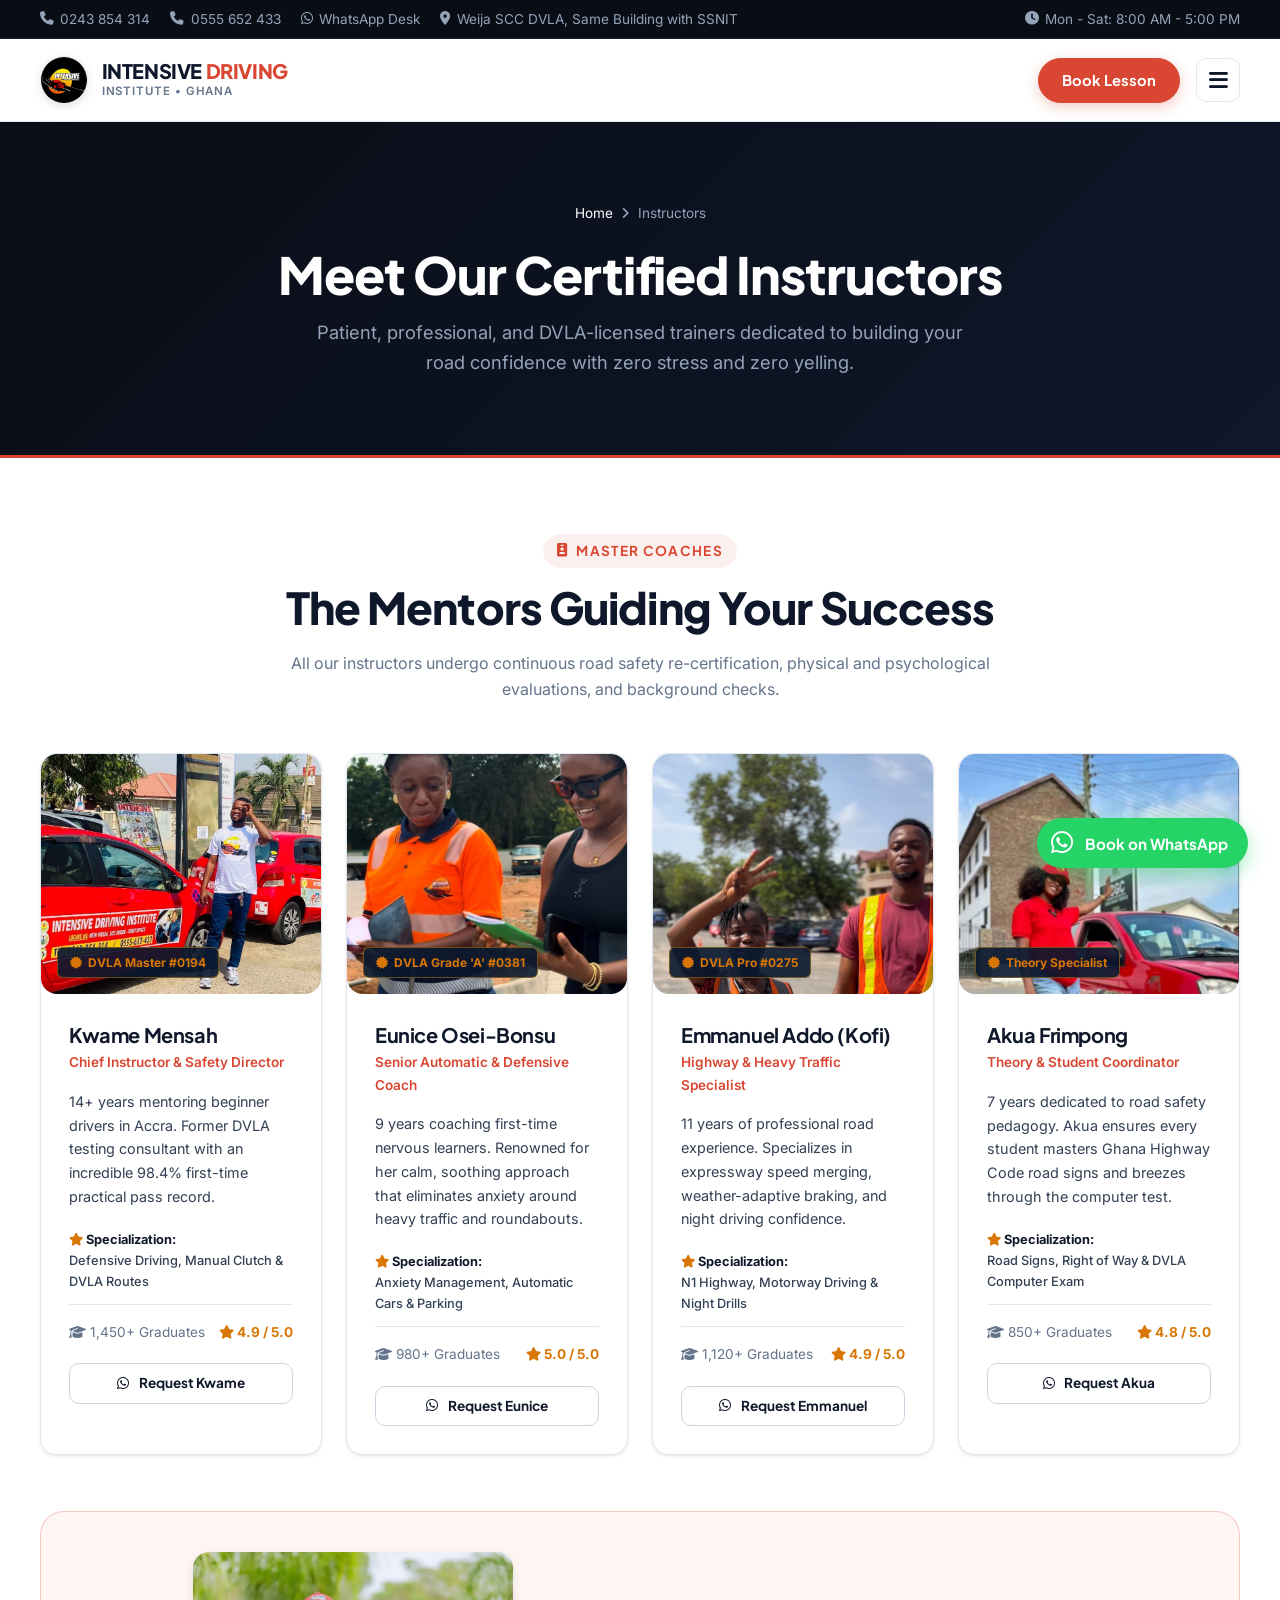
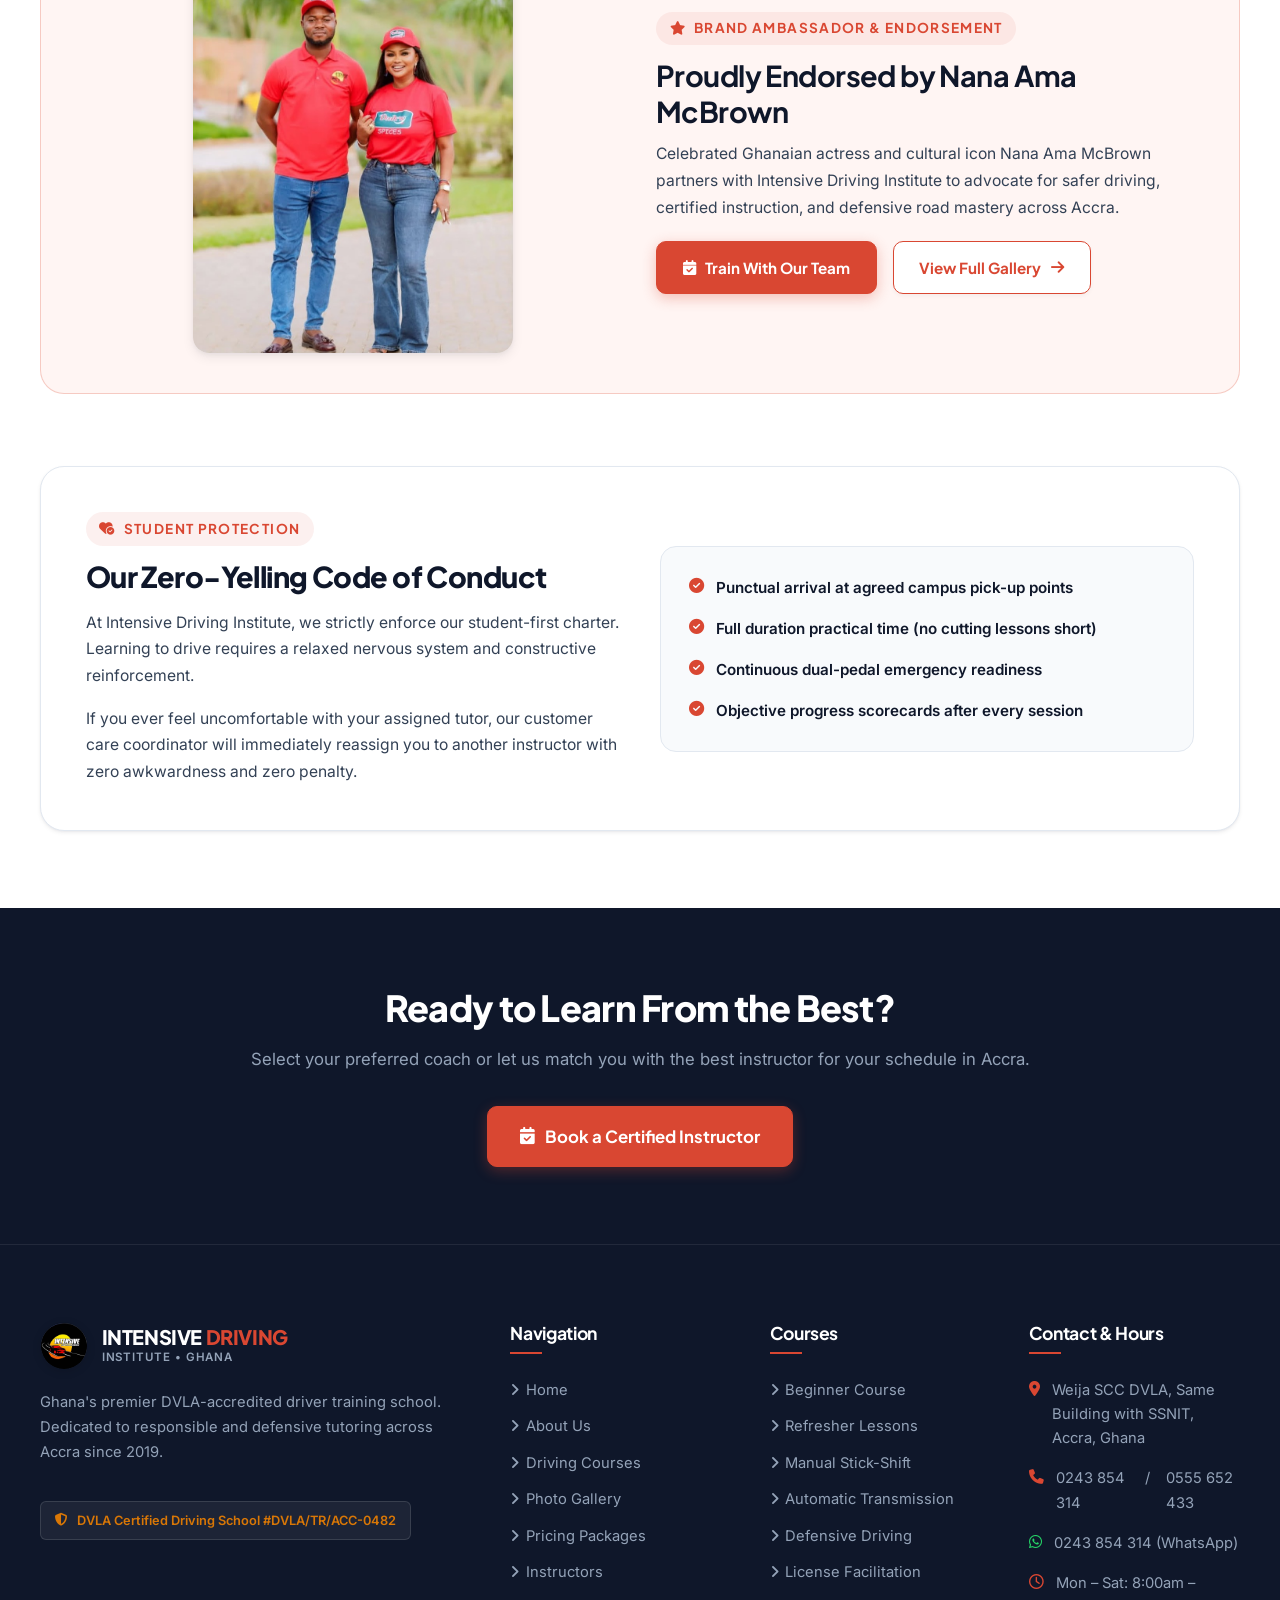
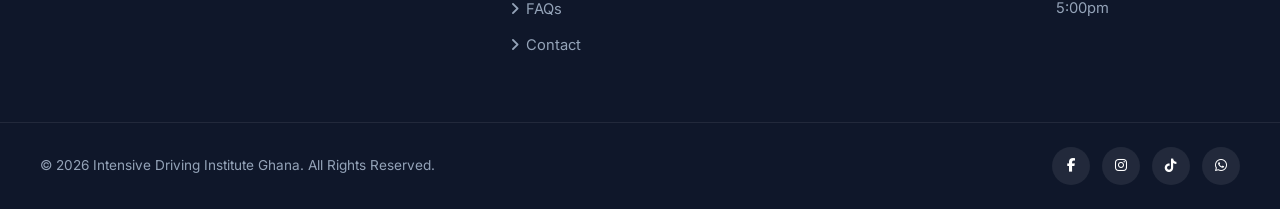
<file: instructors.html>
<!DOCTYPE html>
<html lang="en">
<head>
  <meta charset="UTF-8">
  <meta name="viewport" content="width=device-width, initial-scale=1.0">
  <title>Our Certified Instructors | Intensive Driving Institute Ghana</title>
  <meta name="description" content="Meet our DVLA certified driving instructors in Accra. Patient, experienced, and dedicated to teaching defensive driving with zero stress.">
  <link rel="icon" type="image/svg+xml" href="assets/favicon.svg">
  
  <meta property="og:type" content="website">
  <meta property="og:title" content="Our Certified Instructors - Intensive Driving Institute Ghana">
  <meta property="og:description" content="DVLA licensed master trainers in Accra. Over 10+ years experience mentoring confident and safe drivers.">
  
  <link rel="preconnect" href="https://fonts.googleapis.com">
  <link rel="preconnect" href="https://fonts.gstatic.com" crossorigin>
  <link href="https://fonts.googleapis.com/css2?family=Inter:wght@300;400;500;600;700&family=Plus+Jakarta+Sans:wght@500;600;700;800&display=swap" rel="stylesheet">
  <link rel="stylesheet" href="https://cdnjs.cloudflare.com/ajax/libs/font-awesome/6.5.1/css/all.min.css" />
  
  <link rel="stylesheet" href="css/variables.css">
  <link rel="stylesheet" href="css/base.css">
  <link rel="stylesheet" href="css/components.css">
  <link rel="stylesheet" href="css/pages.css">
</head>
<body>

  <!-- Reusable Site Header & Navigation Component -->
  <div id="site-header-root" data-active-page="instructors"></div>

  <main id="main-content">
    <!-- Page Hero Banner -->
    <section class="page-hero">
      <div class="container">
        <div class="breadcrumbs">
          <a href="index.html">Home</a>
          <i class="fa-solid fa-angle-right"></i>
          <span>Instructors</span>
        </div>
        <h1 class="page-hero-title">Meet Our Certified Instructors</h1>
        <p class="page-hero-subtitle">
          Patient, professional, and DVLA-licensed trainers dedicated to building your road confidence with zero stress and zero yelling.
        </p>
      </div>
    </section>

    <!-- Instructors Grid -->
    <section class="section">
      <div class="container">
        <div class="section-header">
          <div class="section-eyebrow">
            <i class="fa-solid fa-id-badge"></i>
            <span>Master Coaches</span>
          </div>
          <h2 class="section-title">The Mentors Guiding Your Success</h2>
          <p class="section-subtitle">
            All our instructors undergo continuous road safety re-certification, physical and psychological evaluations, and background checks.
          </p>
        </div>

        <div class="grid-4">
          <!-- Instructor 1 -->
          <div class="card instructor-card">
            <div class="instructor-avatar skeleton-box">
              <div class="skeleton-shimmer" aria-hidden="true"></div>
              <img src="assets/images/instructor-director.jpg" alt="Kwame Mensah - Chief Instructor" class="instructor-photo skeleton-img" width="300" height="240" loading="lazy">
              <div class="instructor-badge">
                <i class="fa-solid fa-certificate"></i>
                <span>DVLA Master #0194</span>
              </div>
            </div>
            <div class="instructor-info">
              <h3 class="instructor-name">Kwame Mensah</h3>
              <div class="instructor-role">Chief Instructor &amp; Safety Director</div>
              <p class="instructor-bio">
                14+ years mentoring beginner drivers in Accra. Former DVLA testing consultant with an incredible 98.4% first-time practical pass record.
              </p>
              <div style="font-size: 0.8rem; font-weight: 700; color: var(--color-primary); margin-bottom: 0.75rem;">
                <i class="fa-solid fa-star" style="color: var(--color-gold);"></i> Specialization:
                <span style="font-weight: 500; color: var(--color-text-body); display: block;">Defensive Driving, Manual Clutch &amp; DVLA Routes</span>
              </div>
              <div class="instructor-meta">
                <span><i class="fa-solid fa-graduation-cap"></i> 1,450+ Graduates</span>
                <span style="color: var(--color-gold); font-weight: 700;"><i class="fa-solid fa-star"></i> 4.9 / 5.0</span>
              </div>
              <div style="margin-top: 1.25rem;">
                <button type="button" class="btn btn-outline btn-sm btn-block" data-wa-type="instructor" data-instructor-name="Kwame Mensah">
                  <i class="fa-brands fa-whatsapp"></i> Request Kwame
                </button>
              </div>
            </div>
          </div>

          <!-- Instructor 2 -->
          <div class="card instructor-card">
            <div class="instructor-avatar skeleton-box">
              <div class="skeleton-shimmer" aria-hidden="true"></div>
              <img src="assets/images/female-instructors-walking.jpg" alt="Eunice Osei-Bonsu - Senior Automatic & Defensive Coach" class="instructor-photo skeleton-img" width="300" height="240" loading="lazy">
              <div class="instructor-badge">
                <i class="fa-solid fa-certificate"></i>
                <span>DVLA Grade 'A' #0381</span>
              </div>
            </div>
            <div class="instructor-info">
              <h3 class="instructor-name">Eunice Osei-Bonsu</h3>
              <div class="instructor-role">Senior Automatic &amp; Defensive Coach</div>
              <p class="instructor-bio">
                9 years coaching first-time nervous learners. Renowned for her calm, soothing approach that eliminates anxiety around heavy traffic and roundabouts.
              </p>
              <div style="font-size: 0.8rem; font-weight: 700; color: var(--color-primary); margin-bottom: 0.75rem;">
                <i class="fa-solid fa-star" style="color: var(--color-gold);"></i> Specialization:
                <span style="font-weight: 500; color: var(--color-text-body); display: block;">Anxiety Management, Automatic Cars &amp; Parking</span>
              </div>
              <div class="instructor-meta">
                <span><i class="fa-solid fa-graduation-cap"></i> 980+ Graduates</span>
                <span style="color: var(--color-gold); font-weight: 700;"><i class="fa-solid fa-star"></i> 5.0 / 5.0</span>
              </div>
              <div style="margin-top: 1.25rem;">
                <button type="button" class="btn btn-outline btn-sm btn-block" data-wa-type="instructor" data-instructor-name="Eunice Osei-Bonsu">
                  <i class="fa-brands fa-whatsapp"></i> Request Eunice
                </button>
              </div>
            </div>
          </div>

          <!-- Instructor 3 -->
          <div class="card instructor-card">
            <div class="instructor-avatar skeleton-box">
              <div class="skeleton-shimmer" aria-hidden="true"></div>
              <img src="assets/images/instructor-field-peace.jpg" alt="Emmanuel Addo - Highway & Heavy Traffic Specialist" class="instructor-photo skeleton-img" width="300" height="240" loading="lazy">
              <div class="instructor-badge">
                <i class="fa-solid fa-certificate"></i>
                <span>DVLA Pro #0275</span>
              </div>
            </div>
            <div class="instructor-info">
              <h3 class="instructor-name">Emmanuel Addo (Kofi)</h3>
              <div class="instructor-role">Highway &amp; Heavy Traffic Specialist</div>
              <p class="instructor-bio">
                11 years of professional road experience. Specializes in expressway speed merging, weather-adaptive braking, and night driving confidence.
              </p>
              <div style="font-size: 0.8rem; font-weight: 700; color: var(--color-primary); margin-bottom: 0.75rem;">
                <i class="fa-solid fa-star" style="color: var(--color-gold);"></i> Specialization:
                <span style="font-weight: 500; color: var(--color-text-body); display: block;">N1 Highway, Motorway Driving &amp; Night Drills</span>
              </div>
              <div class="instructor-meta">
                <span><i class="fa-solid fa-graduation-cap"></i> 1,120+ Graduates</span>
                <span style="color: var(--color-gold); font-weight: 700;"><i class="fa-solid fa-star"></i> 4.9 / 5.0</span>
              </div>
              <div style="margin-top: 1.25rem;">
                <button type="button" class="btn btn-outline btn-sm btn-block" data-wa-type="instructor" data-instructor-name="Emmanuel Addo">
                  <i class="fa-brands fa-whatsapp"></i> Request Emmanuel
                </button>
              </div>
            </div>
          </div>

          <!-- Instructor 4 -->
          <div class="card instructor-card">
            <div class="instructor-avatar skeleton-box">
              <div class="skeleton-shimmer" aria-hidden="true"></div>
              <img src="assets/images/instructor-red-car.jpg" alt="Akua Frimpong - Theory & Student Coordinator" class="instructor-photo skeleton-img" width="300" height="240" loading="lazy">
              <div class="instructor-badge">
                <i class="fa-solid fa-certificate"></i>
                <span>Theory Specialist</span>
              </div>
            </div>
            <div class="instructor-info">
              <h3 class="instructor-name">Akua Frimpong</h3>
              <div class="instructor-role">Theory &amp; Student Coordinator</div>
              <p class="instructor-bio">
                7 years dedicated to road safety pedagogy. Akua ensures every student masters Ghana Highway Code road signs and breezes through the computer test.
              </p>
              <div style="font-size: 0.8rem; font-weight: 700; color: var(--color-primary); margin-bottom: 0.75rem;">
                <i class="fa-solid fa-star" style="color: var(--color-gold);"></i> Specialization:
                <span style="font-weight: 500; color: var(--color-text-body); display: block;">Road Signs, Right of Way &amp; DVLA Computer Exam</span>
              </div>
              <div class="instructor-meta">
                <span><i class="fa-solid fa-graduation-cap"></i> 850+ Graduates</span>
                <span style="color: var(--color-gold); font-weight: 700;"><i class="fa-solid fa-star"></i> 4.8 / 5.0</span>
              </div>
              <div style="margin-top: 1.25rem;">
                <button type="button" class="btn btn-outline btn-sm btn-block" data-wa-type="instructor" data-instructor-name="Akua Frimpong">
                  <i class="fa-brands fa-whatsapp"></i> Request Akua
                </button>
              </div>
            </div>
          </div>
        </div>

        <!-- Brand Ambassador Spotlight -->
        <div style="margin-top: 3.5rem; background: #fff5f3; border: 1px solid rgba(217, 71, 50, 0.25); border-radius: var(--radius-xl); padding: clamp(2rem, 3.5vw, 2.5rem); display: grid; grid-template-columns: repeat(auto-fit, minmax(min(100%, 280px), 1fr)); gap: 2rem; align-items: center;">
          <div style="max-width: 320px; margin: 0 auto; border-radius: var(--radius-lg); overflow: hidden; box-shadow: var(--shadow-md);">
            <img src="assets/images/ambassador-mcbrown.jpg" alt="Nana Ama McBrown and Chief Instructor in Intensive Driving Institute gear" style="width: 100%; height: auto; display: block;" loading="lazy">
          </div>
          <div>
            <div class="section-eyebrow">
              <i class="fa-solid fa-star"></i>
              <span>Brand Ambassador &amp; Endorsement</span>
            </div>
            <h3 style="font-size: 1.8rem; color: var(--color-primary); margin-bottom: 0.75rem;">
              Proudly Endorsed by <span class="text-accent">Nana Ama McBrown</span>
            </h3>
            <p style="font-size: 0.98rem; line-height: 1.7; color: var(--color-text-body); margin-bottom: 1.25rem;">
              Celebrated Ghanaian actress and cultural icon Nana Ama McBrown partners with Intensive Driving Institute to advocate for safer driving, certified instruction, and defensive road mastery across Accra.
            </p>
            <div style="display: flex; gap: 1rem; flex-wrap: wrap;">
              <button type="button" class="btn btn-primary" data-open-modal="booking">
                <i class="fa-solid fa-calendar-check"></i>
                <span>Train With Our Team</span>
              </button>
              <a href="gallery.html" class="btn btn-outline-red">
                <span>View Full Gallery</span>
                <i class="fa-solid fa-arrow-right"></i>
              </a>
            </div>
          </div>
        </div>

        <!-- Instructor Code of Conduct Box -->
        <div style="margin-top: 4.5rem; background-color: #FFFFFF; border-radius: var(--radius-xl); border: 1px solid var(--color-border); padding: clamp(2rem, 3.5vw, 3rem); box-shadow: var(--shadow-sm);">
          <div class="grid-2" style="align-items: center;">
            <div>
              <div class="section-eyebrow">
                <i class="fa-solid fa-heart-circle-check"></i>
                <span>Student Protection</span>
              </div>
              <h2 style="font-size: 1.8rem; color: var(--color-primary); margin-bottom: 1rem;">
                Our Zero-Yelling Code of Conduct
              </h2>
              <p style="font-size: 0.98rem; line-height: 1.7; color: var(--color-text-body); margin-bottom: 1rem;">
                At Intensive Driving Institute, we strictly enforce our student-first charter. Learning to drive requires a relaxed nervous system and constructive reinforcement.
              </p>
              <p style="font-size: 0.98rem; line-height: 1.7; color: var(--color-text-body);">
                If you ever feel uncomfortable with your assigned tutor, our customer care coordinator will immediately reassign you to another instructor with zero awkwardness and zero penalty.
              </p>
            </div>
            <div style="background-color: var(--color-bg-alt); padding: 1.75rem; border-radius: var(--radius-lg); border: 1px solid var(--color-border);">
              <ul style="display: flex; flex-direction: column; gap: 1rem;">
                <li style="display: flex; gap: 0.75rem; font-size: 0.95rem; color: var(--color-text-main); font-weight: 600;">
                  <i class="fa-solid fa-circle-check" style="color: var(--color-accent); margin-top: 0.2rem;"></i>
                  <span>Punctual arrival at agreed campus pick-up points</span>
                </li>
                <li style="display: flex; gap: 0.75rem; font-size: 0.95rem; color: var(--color-text-main); font-weight: 600;">
                  <i class="fa-solid fa-circle-check" style="color: var(--color-accent); margin-top: 0.2rem;"></i>
                  <span>Full duration practical time (no cutting lessons short)</span>
                </li>
                <li style="display: flex; gap: 0.75rem; font-size: 0.95rem; color: var(--color-text-main); font-weight: 600;">
                  <i class="fa-solid fa-circle-check" style="color: var(--color-accent); margin-top: 0.2rem;"></i>
                  <span>Continuous dual-pedal emergency readiness</span>
                </li>
                <li style="display: flex; gap: 0.75rem; font-size: 0.95rem; color: var(--color-text-main); font-weight: 600;">
                  <i class="fa-solid fa-circle-check" style="color: var(--color-accent); margin-top: 0.2rem;"></i>
                  <span>Objective progress scorecards after every session</span>
                </li>
              </ul>
            </div>
          </div>
        </div>
      </div>
    </section>

    <!-- Support CTA -->
    <section class="section section-bg-dark" style="text-align: center;">
      <div class="container container-narrow">
        <h2 style="color: #fff; font-size: 2.25rem; margin-bottom: 1rem;">Ready to Learn From the Best?</h2>
        <p style="color: var(--color-text-light-muted); font-size: 1.05rem; margin-bottom: 2rem;">
          Select your preferred coach or let us match you with the best instructor for your schedule in Accra.
        </p>
        <button type="button" class="btn btn-primary btn-lg" data-open-modal="booking">
          <i class="fa-solid fa-calendar-check"></i>
          <span>Book a Certified Instructor</span>
        </button>
      </div>
    </section>
  </main>

  <!-- Footer -->
  <footer class="site-footer">
    <div class="container footer-top">
      <div class="footer-grid">
        <div class="footer-brand">
          <a href="index.html" class="brand-logo">
            <img src="assets/logo.jpg" alt="Intensive Driving Institute Logo" class="brand-logo-img">
            <div class="logo-text">
              <span class="logo-title">INTENSIVE <span>DRIVING</span></span>
              <span class="logo-tagline" style="color: var(--color-text-light-muted);">INSTITUTE • GHANA</span>
            </div>
          </a>
          <p class="footer-desc">
            Ghana's premier DVLA-accredited driver training school. Dedicated to responsible and defensive tutoring across Accra since 2019.
          </p>
          <div class="footer-dvla-badge">
            <i class="fa-solid fa-shield-halved"></i>
            <span>DVLA Certified Driving School #DVLA/TR/ACC-0482</span>
          </div>
        </div>

        <div class="footer-col">
          <h4>Navigation</h4>
          <ul class="footer-links">
            <li><a href="index.html"><i class="fa-solid fa-angle-right"></i> Home</a></li>
            <li><a href="about.html"><i class="fa-solid fa-angle-right"></i> About Us</a></li>
            <li><a href="courses.html"><i class="fa-solid fa-angle-right"></i> Driving Courses</a></li>
            <li><a href="gallery.html"><i class="fa-solid fa-angle-right"></i> Photo Gallery</a></li>
            <li><a href="pricing.html"><i class="fa-solid fa-angle-right"></i> Pricing Packages</a></li>
            <li><a href="instructors.html"><i class="fa-solid fa-angle-right"></i> Instructors</a></li>
            <li><a href="faq.html"><i class="fa-solid fa-angle-right"></i> FAQs</a></li>
            <li><a href="contact.html"><i class="fa-solid fa-angle-right"></i> Contact</a></li>
          </ul>
        </div>

        <div class="footer-col">
          <h4>Courses</h4>
          <ul class="footer-links">
            <li><a href="courses.html#beginner"><i class="fa-solid fa-angle-right"></i> Beginner Course</a></li>
            <li><a href="courses.html#refresher"><i class="fa-solid fa-angle-right"></i> Refresher Lessons</a></li>
            <li><a href="courses.html#manual"><i class="fa-solid fa-angle-right"></i> Manual Stick-Shift</a></li>
            <li><a href="courses.html#automatic"><i class="fa-solid fa-angle-right"></i> Automatic Transmission</a></li>
            <li><a href="courses.html#defensive"><i class="fa-solid fa-angle-right"></i> Defensive Driving</a></li>
            <li><a href="courses.html#licensing"><i class="fa-solid fa-angle-right"></i> License Facilitation</a></li>
          </ul>
        </div>

        <div class="footer-col">
          <h4>Contact &amp; Hours</h4>
          <div class="footer-contact-list">
            <div class="footer-contact-item">
              <i class="fa-solid fa-location-dot"></i>
              <span data-config="address">Weija SCC DVLA, Same Building with SSNIT, Accra</span>
            </div>
            <div class="footer-contact-item">
              <i class="fa-solid fa-phone"></i>
              <a href="tel:+233243854314" style="color: inherit;" data-config="phoneLink">0243 854 314</a>
              <span style="color: var(--color-text-light-muted); margin: 0 0.25rem;">/</span>
              <a href="tel:+233555652433" style="color: inherit;">0555 652 433</a>
            </div>
            <div class="footer-contact-item">
              <i class="fa-brands fa-whatsapp" style="color: var(--color-whatsapp);"></i>
              <a href="#" data-wa-type="general" style="color: inherit;">0243 854 314 (WhatsApp)</a>
            </div>
            <div class="footer-contact-item">
              <i class="fa-regular fa-clock"></i>
              <span>Mon – Sat: 8:00am – 5:00pm</span>
            </div>
          </div>
        </div>
      </div>
    </div>

    <div class="footer-bottom">
      <div class="container">
        <div>&copy; <span data-year>2026</span> Intensive Driving Institute Ghana. All Rights Reserved.</div>
        <div class="footer-social-links">
          <a href="https://facebook.com" target="_blank" rel="noopener noreferrer" class="footer-social-btn" aria-label="Facebook"><i class="fa-brands fa-facebook-f"></i></a>
          <a href="https://instagram.com" target="_blank" rel="noopener noreferrer" class="footer-social-btn" aria-label="Instagram"><i class="fa-brands fa-instagram"></i></a>
          <a href="https://tiktok.com" target="_blank" rel="noopener noreferrer" class="footer-social-btn" aria-label="TikTok"><i class="fa-brands fa-tiktok"></i></a>
          <a href="#" data-wa-type="general" class="footer-social-btn" aria-label="WhatsApp"><i class="fa-brands fa-whatsapp"></i></a>
        </div>
      </div>
    </div>
  </footer>

  <!-- Universal Booking Modal Dialog -->
  <div class="modal-backdrop" id="bookingModalBackdrop" role="dialog" aria-modal="true" aria-labelledby="modalTitle">
    <div class="modal-window">
      <div class="modal-header">
        <h3 id="modalTitle">
          <i class="fa-solid fa-calendar-check" style="color: var(--color-accent);"></i>
          <span>Book Your Driving Lesson</span>
        </h3>
        <button type="button" class="modal-close-btn" data-close-modal aria-label="Close modal">
          <i class="fa-solid fa-xmark"></i>
        </button>
      </div>

      <div class="modal-body">
        <form id="modalBookingForm" novalidate>
          <div class="form-grid">
            <div class="form-group full-width">
              <label for="modalFullName" class="form-label">Full Name *</label>
              <input type="text" id="modalFullName" class="form-input" placeholder="e.g. Kwabena Boateng" required>
              <span class="form-error-msg">Please enter your full name.</span>
            </div>
            <div class="form-group">
              <label for="modalPhone" class="form-label">Phone Number *</label>
              <input type="tel" id="modalPhone" class="form-input" placeholder="e.g. 0243 854 314" required>
              <span class="form-error-msg">Enter a valid Ghana phone number.</span>
            </div>
            <div class="form-group">
              <label for="modalWhatsApp" class="form-label">WhatsApp Number</label>
              <input type="tel" id="modalWhatsApp" class="form-input" placeholder="e.g. 0243 854 314">
            </div>
            <div class="form-group">
              <label for="modalEmail" class="form-label">Email Address</label>
              <input type="email" id="modalEmail" class="form-input" placeholder="e.g. kwabena@gmail.com">
            </div>
            <div class="form-group">
              <label for="modalCourse" class="form-label">Preferred Course *</label>
              <select id="modalCourse" class="form-select" required>
                <option value="">-- Choose Course / Item --</option>
                <option value="Regular Course - 1 Month 3 Weeks (Standard: GHC 1,720.00)">Regular Course - Standard (GHC 1,720.00)</option>
                <option value="Regular Course - 1 Month 3 Weeks (Comfort / AC: GHC 2,220.00)">Regular Course - Comfort / AC (GHC 2,220.00)</option>
                <option value="Intensive Course for 3 Weeks (Intensive: GHC 2,100.00)">Intensive Course - Intensive (GHC 2,100.00)</option>
                <option value="Intensive Course for 3 Weeks (Comfort / AC: GHC 2,600.00)">Intensive Course - Comfort / AC (GHC 2,600.00)</option>
                <option value="Weekend Course Saturdays 16Wks (Weekend: GHC 1,720.00)">Weekend Course - Weekend (GHC 1,720.00)</option>
                <option value="Weekend Course Saturdays 16Wks (Comfort / AC: GHC 2,220.00)">Weekend Course - Comfort / AC (GHC 2,220.00)</option>
                <option value="Brush-Up / Refresher Course (1 Week: GHC 850.00)">Brush-Up / Refresher - 1 Week (GHC 850.00)</option>
                <option value="Brush-Up / Refresher Course (2 Weeks: GHC 1,300.00)">Brush-Up / Refresher - 2 Weeks (GHC 1,300.00)</option>
                <option value="Driving Skills Assessment (GHC 100.00)">Driving Skills Assessment (GHC 100.00)</option>
                <option value="Standard License & Eye Test 3 Months (GHc 795.00)">Standard License &amp; Eye Test 3 Months (GHc 795.00)</option>
                <option value="Premium License & Eye Test 3 Weeks (GHc 1055.00)">Premium License &amp; Eye Test 3 Weeks (GHc 1055.00)</option>
                <option value="Registration and Pamphlet (GHC 100.00)">Registration and Pamphlet (GHC 100.00)</option>
              </select>
              <span class="form-error-msg">Please select a course.</span>
            </div>
            <div class="form-group">
              <label for="modalTransmission" class="form-label">Transmission Preference *</label>
              <select id="modalTransmission" class="form-select">
                <option value="Manual Transmission">Standard (Manual Stick-Shift)</option>
                <option value="Automatic Transmission">Comfort (Automatic &amp; A/C)</option>
                <option value="Not Sure">Advise me</option>
              </select>
            </div>
            <div class="form-group">
              <label for="modalLocation" class="form-label">Pick-Up / Training Location *</label>
              <select id="modalLocation" class="form-select" required>
                <option value="">-- Choose Location --</option>
                <option value="Weija SCC DVLA (Same Building with SSNIT)">Weija SCC DVLA (Same Building with SSNIT)</option>
                <option value="Weija DVLA / Mallam-Kasoa Highway">Weija DVLA / Mallam-Kasoa Highway</option>
                <option value="Mallam Junction / McCarthy Hill">Mallam Junction / McCarthy Hill</option>
                <option value="Kasoa Barrier / Toll Gate">Kasoa Barrier / Toll Gate</option>
                <option value="Dansoman / Odorkor">Dansoman / Odorkor</option>
                <option value="Other Accra Location">Other Location in Greater Accra</option>
              </select>
              <span class="form-error-msg">Please choose a location.</span>
            </div>
            <div class="form-group">
              <label for="modalDate" class="form-label">Target Start Date</label>
              <input type="date" id="modalDate" class="form-input">
            </div>
            <div class="form-group">
              <label for="modalTime" class="form-label">Preferred Lesson / Theory Time</label>
              <select id="modalTime" class="form-select">
                <option value="Morning Theory (9:00 AM - 10:00 AM) + Practical">Morning Theory (9:00 AM – 10:00 AM) + Practical</option>
                <option value="Afternoon Theory (1:00 PM - 2:00 PM) + Practical">Afternoon Theory (1:00 PM – 2:00 PM) + Practical</option>
                <option value="Morning Practical (8:00 AM - 12:00 PM)">Morning Practical (8:00 AM – 12:00 PM)</option>
                <option value="Afternoon Practical (12:00 PM - 5:00 PM)">Afternoon Practical (12:00 PM – 5:00 PM)</option>
                <option value="Saturday Practical Only (8:00 AM - 5:00 PM)">Saturday Practical Only (8:00 AM – 5:00 PM)</option>
                <option value="Flexible Schedule">Flexible / Rotate weekly</option>
              </select>
            </div>
            <div class="form-group full-width">
              <label for="modalNotes" class="form-label">Notes</label>
              <textarea id="modalNotes" class="form-textarea" rows="3" placeholder="Tell us if you have driving anxiety or specific requests..."></textarea>
            </div>
          </div>
          <div style="margin-top: 1.5rem;">
            <button type="submit" class="btn btn-primary btn-block btn-lg">
              <i class="fa-brands fa-whatsapp"></i>
              <span>Submit Enquiry via WhatsApp</span>
            </button>
          </div>
        </form>

        <div class="booking-success-box" id="modalSuccessBox">
          <div class="success-icon"><i class="fa-solid fa-check"></i></div>
          <h3 style="font-size: 1.5rem; color: var(--color-primary); margin-bottom: 0.75rem;">Enquiry Request Generated!</h3>
          <p style="color: var(--color-text-body); margin-bottom: 1.5rem;">Click below if WhatsApp didn't open automatically:</p>
          <div style="display: flex; flex-direction: column; gap: 0.75rem; max-width: 320px; margin: 0 auto;">
            <a href="#" id="modalSuccessWhatsAppBtn" target="_blank" rel="noopener noreferrer" class="btn btn-whatsapp btn-block">
              <i class="fa-brands fa-whatsapp"></i> <span>Open in WhatsApp</span>
            </a>
            <button type="button" class="btn btn-outline btn-block" data-close-modal>Close</button>
          </div>
        </div>
      </div>
    </div>
  </div>

  <!-- Floating WhatsApp -->
  <a href="#" id="floatingWhatsAppBtn" class="floating-whatsapp" aria-label="Chat on WhatsApp">
    <span class="floating-whatsapp-icon"><i class="fa-brands fa-whatsapp"></i></span>
    <span class="floating-whatsapp-label">Book on WhatsApp</span>
  </a>

  <!-- JavaScript Modules -->
  <script src="js/header-component.js"></script>
  <script src="js/media-config.js"></script>
  <script src="js/config.js"></script>
  <script src="js/whatsapp.js"></script>
  <script src="js/booking-modal.js"></script>
  <script src="js/main.js"></script>
</body>
</html>
</file>
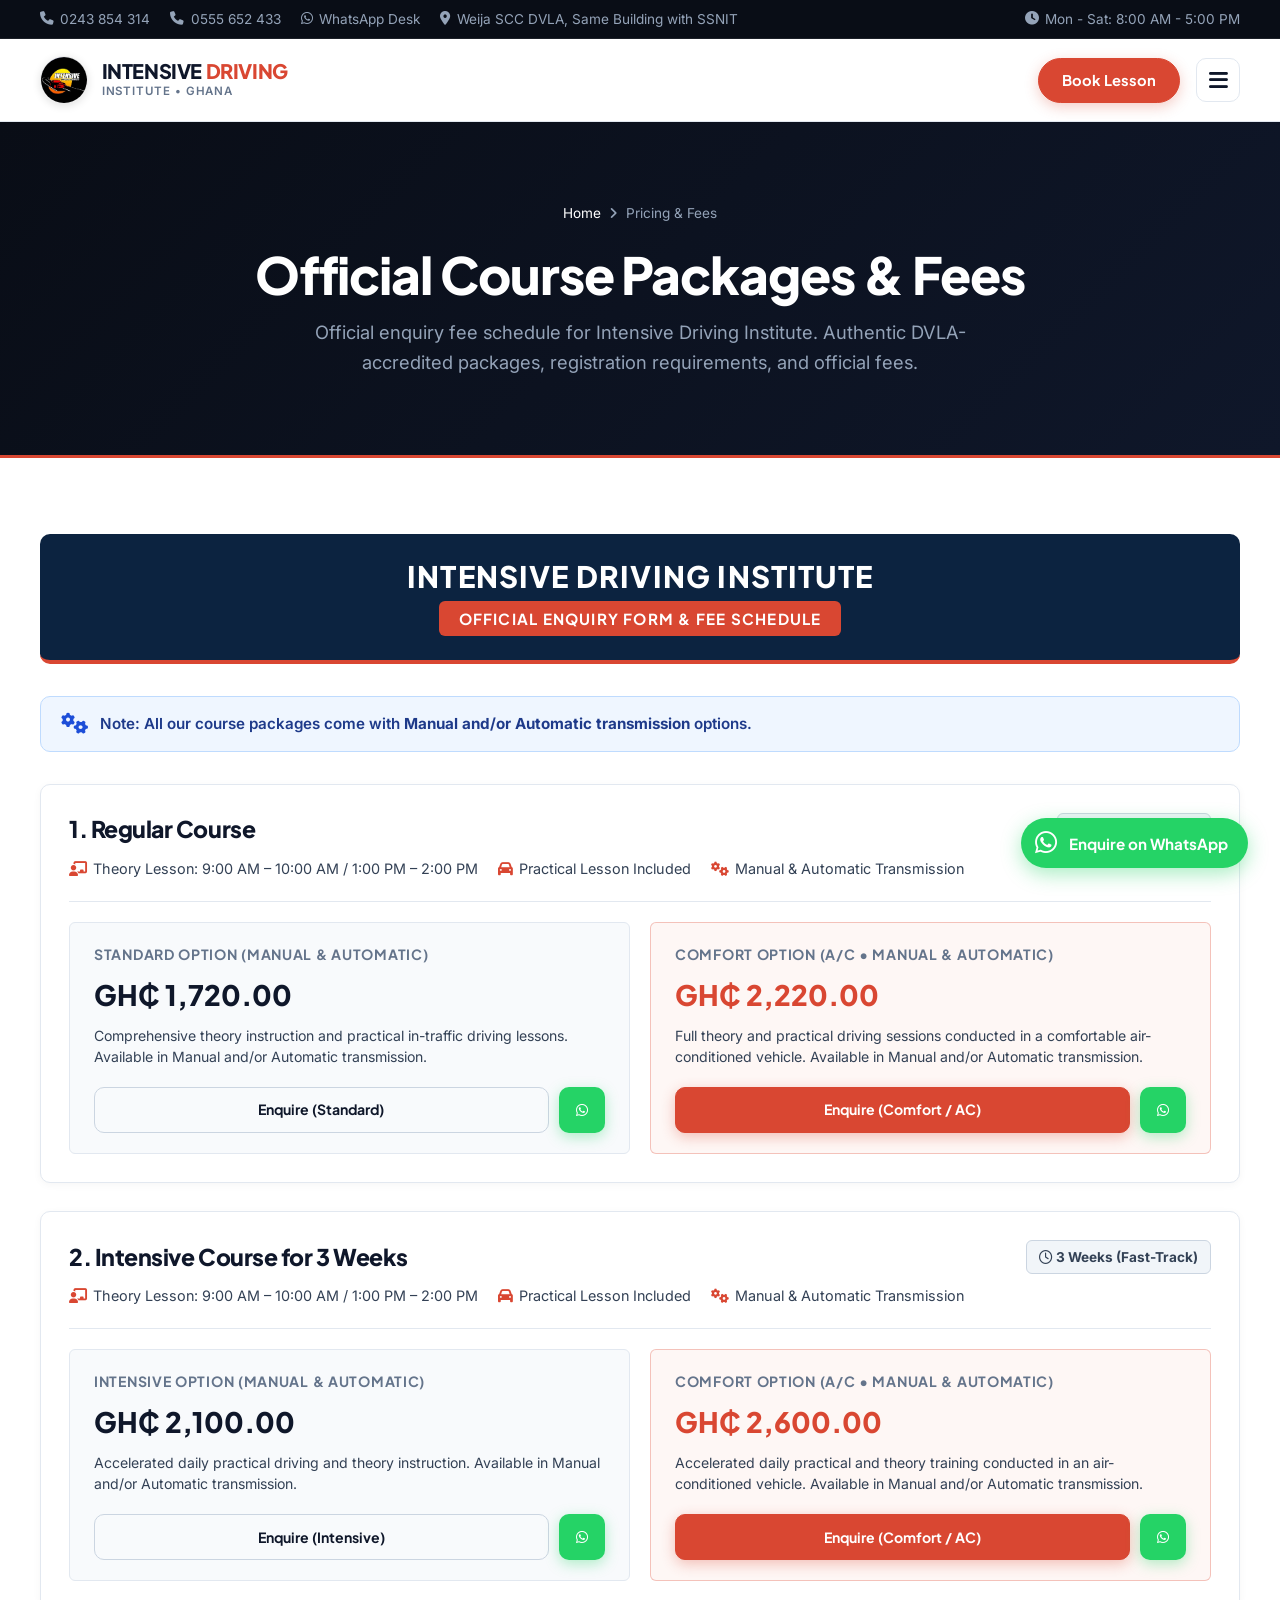
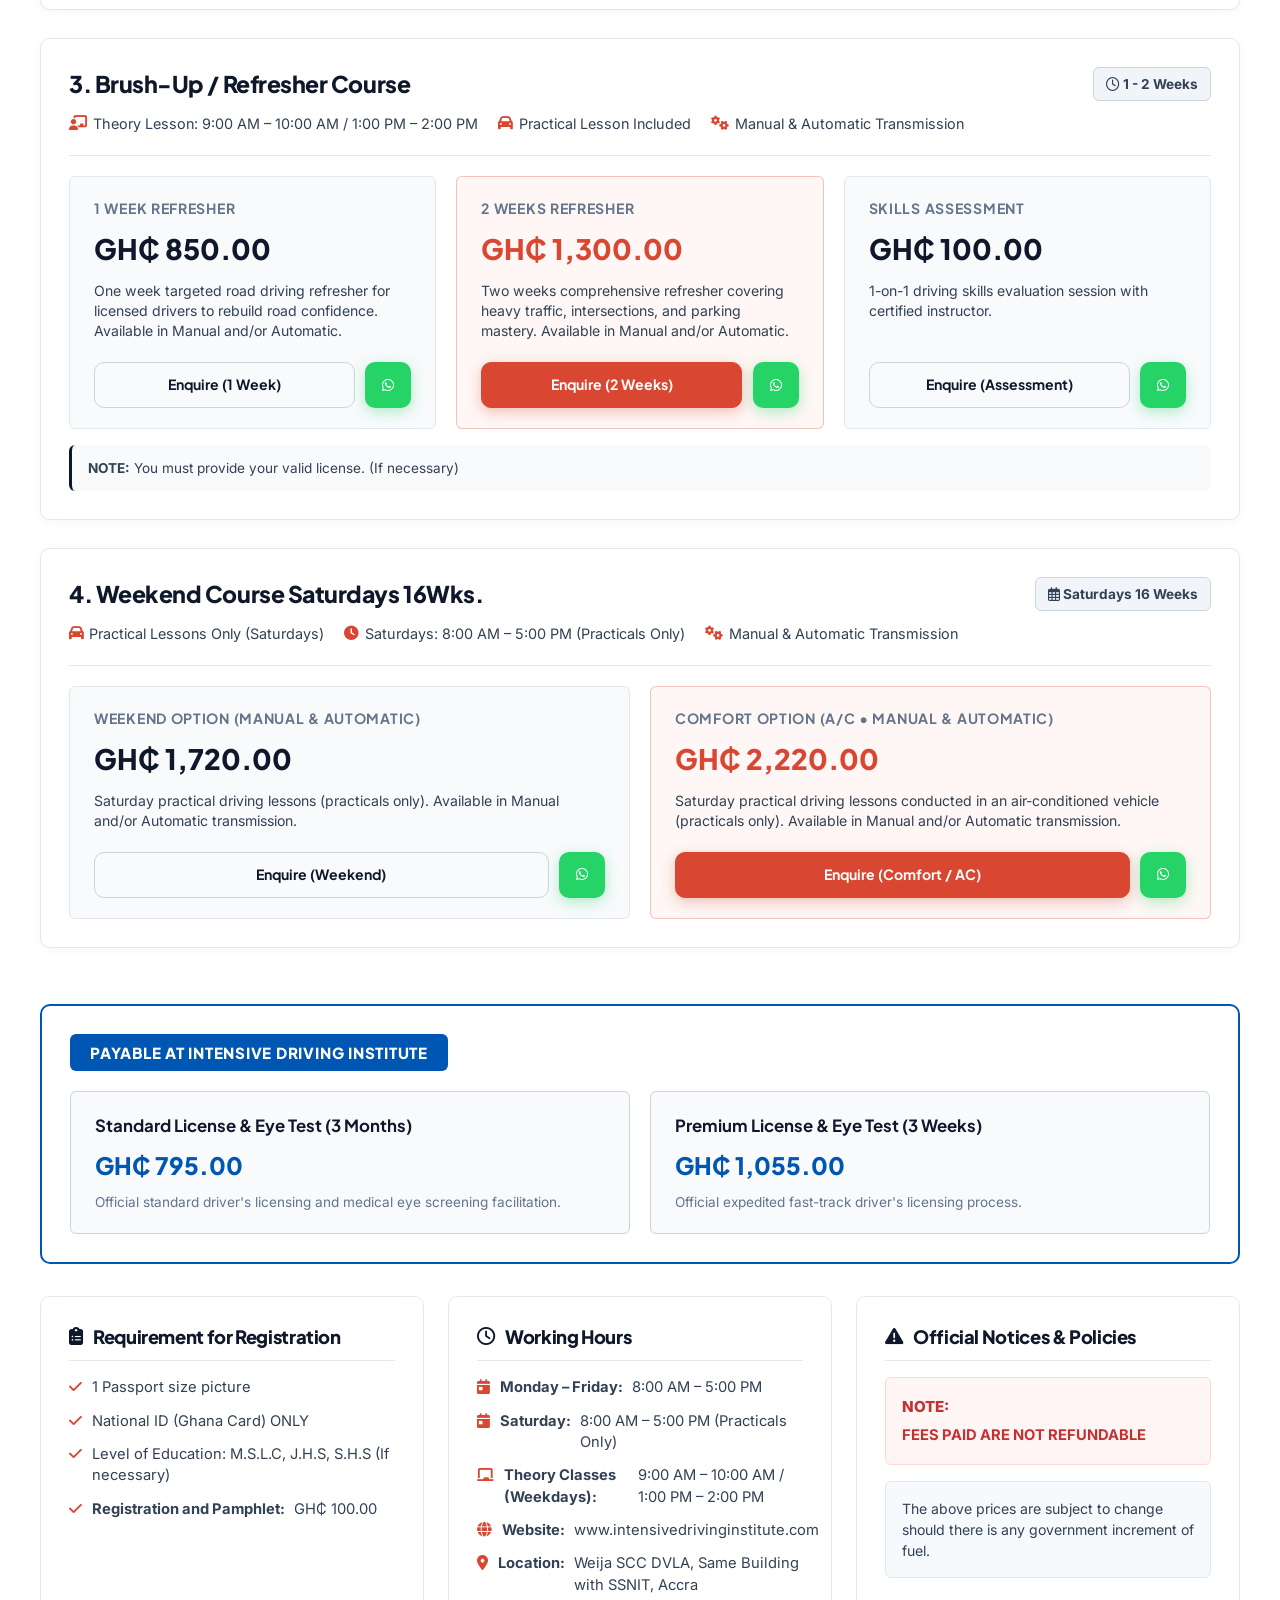
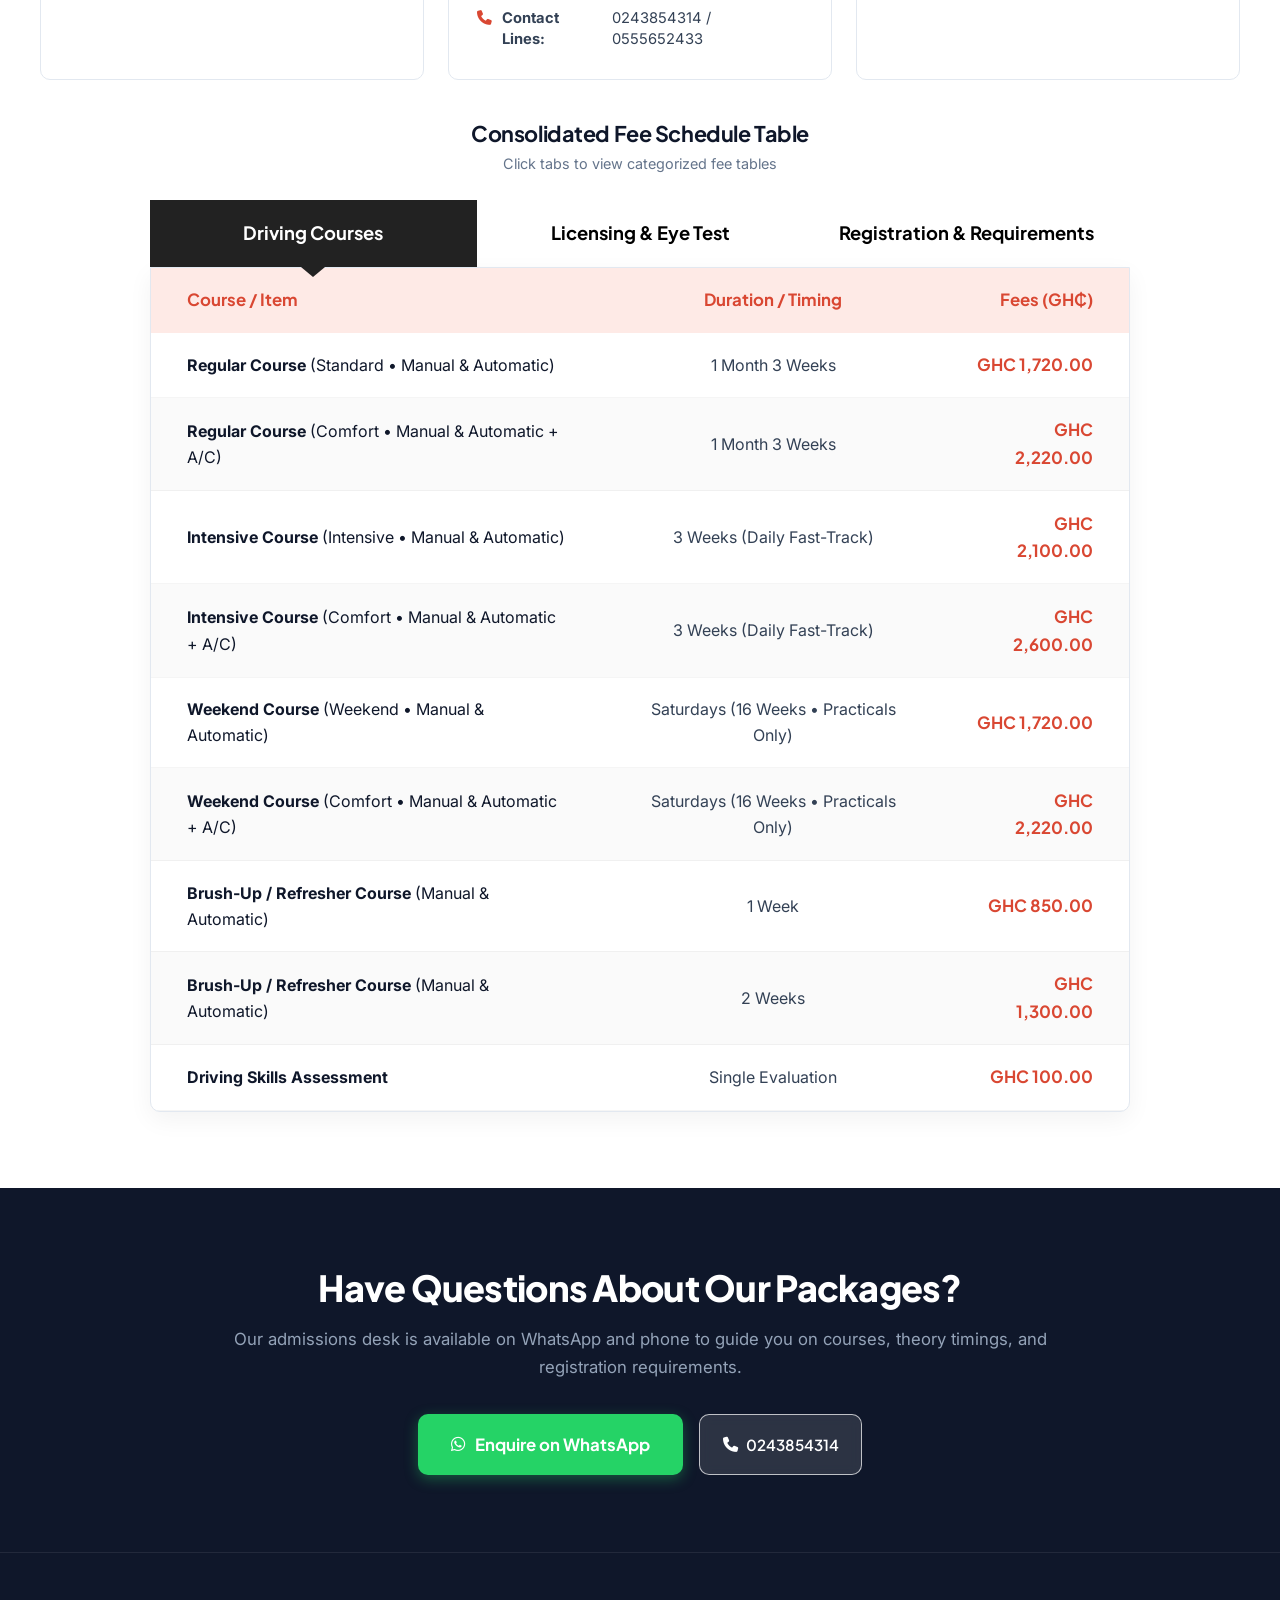
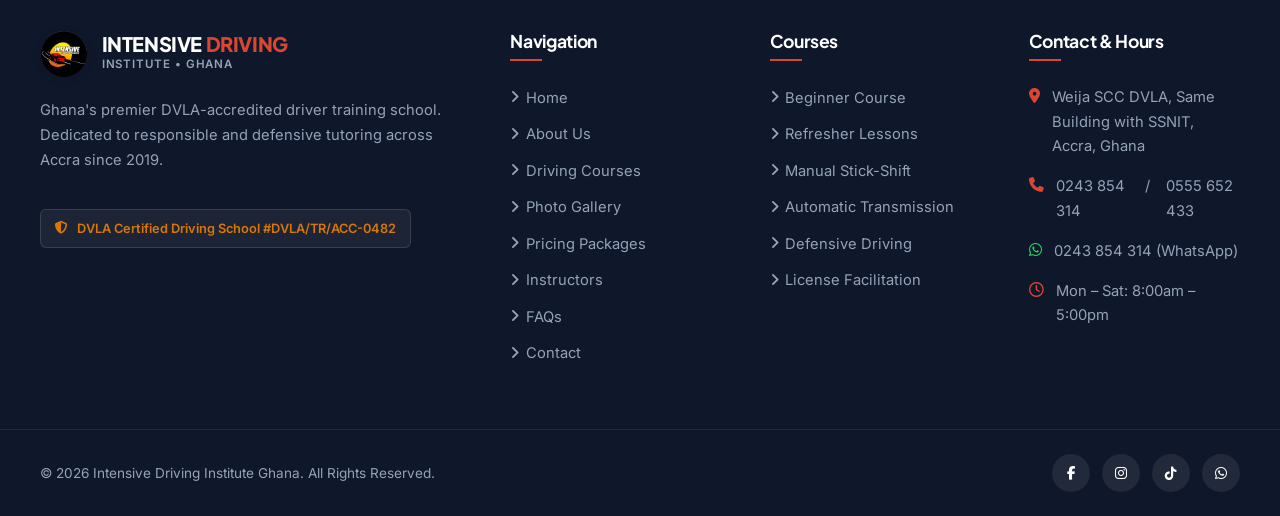
<file: pricing.html>
<!DOCTYPE html>
<html lang="en">
<head>
  <meta charset="UTF-8">
  <meta name="viewport" content="width=device-width, initial-scale=1.0">
  <title>Course Packages &amp; Official Fees | Intensive Driving Institute</title>
  <meta name="description" content="Current official fees and packages for Intensive Driving Institute in Accra. Regular, Intensive, Refresher, and Weekend courses, plus DVLA charges.">
  <link rel="icon" type="image/svg+xml" href="assets/favicon.svg">
  
  <meta property="og:type" content="website">
  <meta property="og:title" content="Course Packages &amp; Official Fees - Intensive Driving Institute">
  <meta property="og:description" content="Current official driving course fees and licensing charges. Weija SCC DVLA, Same Building with SSNIT, Accra. Call 0243854314 / 0555652433.">
  
  <link rel="preconnect" href="https://fonts.googleapis.com">
  <link rel="preconnect" href="https://fonts.gstatic.com" crossorigin>
  <link href="https://fonts.googleapis.com/css2?family=Inter:wght@300;400;500;600;700&family=Plus+Jakarta+Sans:wght@500;600;700;800&display=swap" rel="stylesheet">
  <link rel="stylesheet" href="https://cdnjs.cloudflare.com/ajax/libs/font-awesome/6.5.1/css/all.min.css" />
  
  <link rel="stylesheet" href="css/variables.css">
  <link rel="stylesheet" href="css/base.css">
  <link rel="stylesheet" href="css/components.css">
  <link rel="stylesheet" href="css/pages.css">
</head>
<body>

  <!-- Reusable Site Header & Navigation Component -->
  <div id="site-header-root" data-active-page="pricing"></div>

  <main id="main-content">
    <!-- Page Hero Banner -->
    <section class="page-hero">
      <div class="container">
        <div class="breadcrumbs">
          <a href="index.html">Home</a>
          <i class="fa-solid fa-angle-right"></i>
          <span>Pricing &amp; Fees</span>
        </div>
        <h1 class="page-hero-title">Official Course Packages &amp; Fees</h1>
        <p class="page-hero-subtitle">
          Official enquiry fee schedule for Intensive Driving Institute. Authentic DVLA-accredited packages, registration requirements, and official fees.
        </p>
      </div>
    </section>

    <!-- Main Pricing & Enquiry Schedule -->
    <section class="section">
      <div class="container">
        <!-- Official Banner -->
        <div class="official-form-banner">
          <h2>Intensive Driving Institute</h2>
          <span class="form-badge">Official Enquiry Form &amp; Fee Schedule</span>
        </div>

        <!-- Transmission Notice Callout -->
        <div style="background: #eff6ff; border: 1px solid #bfdbfe; border-radius: var(--radius-md); padding: 1rem 1.25rem; margin-bottom: 2rem; display: flex; align-items: center; gap: 0.75rem;">
          <i class="fa-solid fa-gears" style="font-size: 1.35rem; color: #1d4ed8; flex-shrink: 0;"></i>
          <span style="font-size: 0.95rem; color: #1e3a8a; font-weight: 600; line-height: 1.45;">
            Note: All our course packages come with <strong>Manual and/or Automatic transmission</strong> options.
          </span>
        </div>

        <!-- Official Service Price List -->
        <div class="official-price-list">
          <!-- 1. Regular Course -->
          <article class="official-course-card">
            <div class="official-course-header">
              <div class="official-course-title-wrap">
                <h3 class="official-course-title">1. Regular Course</h3>
                <span class="official-duration-tag"><i class="fa-regular fa-clock"></i> 1 Month 3 Weeks</span>
              </div>
              <div class="official-course-meta-row">
                <span><i class="fa-solid fa-chalkboard-user"></i> Theory Lesson: 9:00 AM – 10:00 AM / 1:00 PM – 2:00 PM</span>
                <span><i class="fa-solid fa-car"></i> Practical Lesson Included</span>
                <span><i class="fa-solid fa-gears"></i> Manual &amp; Automatic Transmission</span>
              </div>
            </div>

            <div class="official-options-grid">
              <!-- Standard Option -->
              <div class="official-tier-box">
                <div>
                  <div class="official-tier-label">Standard Option (Manual &amp; Automatic)</div>
                  <div class="official-tier-price">GH₵ 1,720.00</div>
                  <div class="official-tier-desc">
                    Comprehensive theory instruction and practical in-traffic driving lessons. Available in Manual and/or Automatic transmission.
                  </div>
                </div>
                <div class="official-tier-actions">
                  <button type="button" class="btn btn-outline" style="flex: 1;" data-open-modal="booking" data-prefill-course="Regular Course - 1 Month 3 Weeks (Standard: GHC 1,720.00)" data-prefill-trans="Manual Transmission">
                    Enquire (Standard)
                  </button>
                  <button type="button" class="btn btn-whatsapp" data-wa-type="pricing" data-package-name="Regular Course - 1 Month 3 Weeks" data-option="Standard" title="Enquire on WhatsApp">
                    <i class="fa-brands fa-whatsapp"></i>
                  </button>
                </div>
              </div>

              <!-- Comfort Option -->
              <div class="official-tier-box tier-featured">
                <div>
                  <div class="official-tier-label">Comfort Option (A/C • Manual &amp; Automatic)</div>
                  <div class="official-tier-price price-accent">GH₵ 2,220.00</div>
                  <div class="official-tier-desc">
                    Full theory and practical driving sessions conducted in a comfortable air-conditioned vehicle. Available in Manual and/or Automatic transmission.
                  </div>
                </div>
                <div class="official-tier-actions">
                  <button type="button" class="btn btn-primary" style="flex: 1;" data-open-modal="booking" data-prefill-course="Regular Course - 1 Month 3 Weeks (Comfort / AC: GHC 2,220.00)" data-prefill-trans="Automatic Transmission">
                    Enquire (Comfort / AC)
                  </button>
                  <button type="button" class="btn btn-whatsapp" data-wa-type="pricing" data-package-name="Regular Course - 1 Month 3 Weeks" data-option="Comfort / AC" title="Enquire on WhatsApp">
                    <i class="fa-brands fa-whatsapp"></i>
                  </button>
                </div>
              </div>
            </div>
          </article>

          <!-- 2. Intensive Course -->
          <article class="official-course-card">
            <div class="official-course-header">
              <div class="official-course-title-wrap">
                <h3 class="official-course-title">2. Intensive Course for 3 Weeks</h3>
                <span class="official-duration-tag"><i class="fa-regular fa-clock"></i> 3 Weeks (Fast-Track)</span>
              </div>
              <div class="official-course-meta-row">
                <span><i class="fa-solid fa-chalkboard-user"></i> Theory Lesson: 9:00 AM – 10:00 AM / 1:00 PM – 2:00 PM</span>
                <span><i class="fa-solid fa-car"></i> Practical Lesson Included</span>
                <span><i class="fa-solid fa-gears"></i> Manual &amp; Automatic Transmission</span>
              </div>
            </div>

            <div class="official-options-grid">
              <!-- Intensive Option -->
              <div class="official-tier-box">
                <div>
                  <div class="official-tier-label">Intensive Option (Manual &amp; Automatic)</div>
                  <div class="official-tier-price">GH₵ 2,100.00</div>
                  <div class="official-tier-desc">
                    Accelerated daily practical driving and theory instruction. Available in Manual and/or Automatic transmission.
                  </div>
                </div>
                <div class="official-tier-actions">
                  <button type="button" class="btn btn-outline" style="flex: 1;" data-open-modal="booking" data-prefill-course="Intensive Course for 3 Weeks (Intensive: GHC 2,100.00)" data-prefill-trans="Manual Transmission">
                    Enquire (Intensive)
                  </button>
                  <button type="button" class="btn btn-whatsapp" data-wa-type="pricing" data-package-name="Intensive Course for 3 Weeks" data-option="Intensive" title="Enquire on WhatsApp">
                    <i class="fa-brands fa-whatsapp"></i>
                  </button>
                </div>
              </div>

              <!-- Comfort Option -->
              <div class="official-tier-box tier-featured">
                <div>
                  <div class="official-tier-label">Comfort Option (A/C • Manual &amp; Automatic)</div>
                  <div class="official-tier-price price-accent">GH₵ 2,600.00</div>
                  <div class="official-tier-desc">
                    Accelerated daily practical and theory training conducted in an air-conditioned vehicle. Available in Manual and/or Automatic transmission.
                  </div>
                </div>
                <div class="official-tier-actions">
                  <button type="button" class="btn btn-primary" style="flex: 1;" data-open-modal="booking" data-prefill-course="Intensive Course for 3 Weeks (Comfort / AC: GHC 2,600.00)" data-prefill-trans="Automatic Transmission">
                    Enquire (Comfort / AC)
                  </button>
                  <button type="button" class="btn btn-whatsapp" data-wa-type="pricing" data-package-name="Intensive Course for 3 Weeks" data-option="Comfort / AC" title="Enquire on WhatsApp">
                    <i class="fa-brands fa-whatsapp"></i>
                  </button>
                </div>
              </div>
            </div>
          </article>

          <!-- 3. Brush-Up / Refresher Course -->
          <article class="official-course-card">
            <div class="official-course-header">
              <div class="official-course-title-wrap">
                <h3 class="official-course-title">3. Brush-Up / Refresher Course</h3>
                <span class="official-duration-tag"><i class="fa-regular fa-clock"></i> 1 - 2 Weeks</span>
              </div>
              <div class="official-course-meta-row">
                <span><i class="fa-solid fa-chalkboard-user"></i> Theory Lesson: 9:00 AM – 10:00 AM / 1:00 PM – 2:00 PM</span>
                <span><i class="fa-solid fa-car"></i> Practical Lesson Included</span>
                <span><i class="fa-solid fa-gears"></i> Manual &amp; Automatic Transmission</span>
              </div>
            </div>

            <div class="official-options-grid" style="grid-template-columns: repeat(auto-fit, minmax(min(100%, 240px), 1fr));">
              <!-- 1 Week -->
              <div class="official-tier-box">
                <div>
                  <div class="official-tier-label">1 Week Refresher</div>
                  <div class="official-tier-price">GH₵ 850.00</div>
                  <div class="official-tier-desc">
                    One week targeted road driving refresher for licensed drivers to rebuild road confidence. Available in Manual and/or Automatic.
                  </div>
                </div>
                <div class="official-tier-actions">
                  <button type="button" class="btn btn-outline" style="flex: 1;" data-open-modal="booking" data-prefill-course="Brush-Up / Refresher Course (1 Week: GHC 850.00)">
                    Enquire (1 Week)
                  </button>
                  <button type="button" class="btn btn-whatsapp" data-wa-type="pricing" data-package-name="Brush-Up / Refresher Course" data-option="1 Week" title="Enquire on WhatsApp">
                    <i class="fa-brands fa-whatsapp"></i>
                  </button>
                </div>
              </div>

              <!-- 2 Weeks -->
              <div class="official-tier-box tier-featured">
                <div>
                  <div class="official-tier-label">2 Weeks Refresher</div>
                  <div class="official-tier-price price-accent">GH₵ 1,300.00</div>
                  <div class="official-tier-desc">
                    Two weeks comprehensive refresher covering heavy traffic, intersections, and parking mastery. Available in Manual and/or Automatic.
                  </div>
                </div>
                <div class="official-tier-actions">
                  <button type="button" class="btn btn-primary" style="flex: 1;" data-open-modal="booking" data-prefill-course="Brush-Up / Refresher Course (2 Weeks: GHC 1,300.00)">
                    Enquire (2 Weeks)
                  </button>
                  <button type="button" class="btn btn-whatsapp" data-wa-type="pricing" data-package-name="Brush-Up / Refresher Course" data-option="2 Weeks" title="Enquire on WhatsApp">
                    <i class="fa-brands fa-whatsapp"></i>
                  </button>
                </div>
              </div>

              <!-- Assessment -->
              <div class="official-tier-box">
                <div>
                  <div class="official-tier-label">Skills Assessment</div>
                  <div class="official-tier-price">GH₵ 100.00</div>
                  <div class="official-tier-desc">
                    1-on-1 driving skills evaluation session with certified instructor.
                  </div>
                </div>
                <div class="official-tier-actions">
                  <button type="button" class="btn btn-outline" style="flex: 1;" data-open-modal="booking" data-prefill-course="Driving Skills Assessment (GHC 100.00)">
                    Enquire (Assessment)
                  </button>
                  <button type="button" class="btn btn-whatsapp" data-wa-type="pricing" data-package-name="Driving Skills Assessment" data-option="Assessment" title="Enquire on WhatsApp">
                    <i class="fa-brands fa-whatsapp"></i>
                  </button>
                </div>
              </div>
            </div>

            <div style="margin-top: 1rem; padding: 0.75rem 1rem; background-color: #F8FAFC; border-radius: var(--radius-sm); border-left: 3px solid var(--color-primary); font-size: 0.85rem; color: var(--color-text-body);">
              <strong>NOTE:</strong> You must provide your valid license. (If necessary)
            </div>
          </article>

          <!-- 4. Weekend Course -->
          <article class="official-course-card">
            <div class="official-course-header">
              <div class="official-course-title-wrap">
                <h3 class="official-course-title">4. Weekend Course Saturdays 16Wks.</h3>
                <span class="official-duration-tag"><i class="fa-regular fa-calendar-days"></i> Saturdays 16 Weeks</span>
              </div>
              <div class="official-course-meta-row">
                <span><i class="fa-solid fa-car"></i> Practical Lessons Only (Saturdays)</span>
                <span><i class="fa-solid fa-clock"></i> Saturdays: 8:00 AM – 5:00 PM (Practicals Only)</span>
                <span><i class="fa-solid fa-gears"></i> Manual &amp; Automatic Transmission</span>
              </div>
            </div>

            <div class="official-options-grid">
              <!-- Weekend Option -->
              <div class="official-tier-box">
                <div>
                  <div class="official-tier-label">Weekend Option (Manual &amp; Automatic)</div>
                  <div class="official-tier-price">GH₵ 1,720.00</div>
                  <div class="official-tier-desc">
                    Saturday practical driving lessons (practicals only). Available in Manual and/or Automatic transmission.
                  </div>
                </div>
                <div class="official-tier-actions">
                  <button type="button" class="btn btn-outline" style="flex: 1;" data-open-modal="booking" data-prefill-course="Weekend Course Saturdays 16Wks (Weekend: GHC 1,720.00)" data-prefill-trans="Manual Transmission">
                    Enquire (Weekend)
                  </button>
                  <button type="button" class="btn btn-whatsapp" data-wa-type="pricing" data-package-name="Weekend Course Saturdays 16Wks" data-option="Weekend" title="Enquire on WhatsApp">
                    <i class="fa-brands fa-whatsapp"></i>
                  </button>
                </div>
              </div>

              <!-- Comfort Option -->
              <div class="official-tier-box tier-featured">
                <div>
                  <div class="official-tier-label">Comfort Option (A/C • Manual &amp; Automatic)</div>
                  <div class="official-tier-price price-accent">GH₵ 2,220.00</div>
                  <div class="official-tier-desc">
                    Saturday practical driving lessons conducted in an air-conditioned vehicle (practicals only). Available in Manual and/or Automatic transmission.
                  </div>
                </div>
                <div class="official-tier-actions">
                  <button type="button" class="btn btn-primary" style="flex: 1;" data-open-modal="booking" data-prefill-course="Weekend Course Saturdays 16Wks (Comfort / AC: GHC 2,220.00)" data-prefill-trans="Automatic Transmission">
                    Enquire (Comfort / AC)
                  </button>
                  <button type="button" class="btn btn-whatsapp" data-wa-type="pricing" data-package-name="Weekend Course Saturdays 16Wks" data-option="Comfort / AC" title="Enquire on WhatsApp">
                    <i class="fa-brands fa-whatsapp"></i>
                  </button>
                </div>
              </div>
            </div>
          </article>
        </div>

        <!-- Licensing Fees Box (Payable at Intensive Driving Institute) -->
        <div class="dvla-official-box">
          <div class="dvla-official-title">Payable at Intensive Driving Institute</div>
          <div class="dvla-official-grid">
            <div class="dvla-official-card">
              <div class="dvla-official-card-title">Standard License &amp; Eye Test (3 Months)</div>
              <div class="dvla-official-fee">GH₵ 795.00</div>
              <div class="dvla-official-note">Official standard driver's licensing and medical eye screening facilitation.</div>
            </div>
            <div class="dvla-official-card">
              <div class="dvla-official-card-title">Premium License &amp; Eye Test (3 Weeks)</div>
              <div class="dvla-official-fee">GH₵ 1,055.00</div>
              <div class="dvla-official-note">Official expedited fast-track driver's licensing process.</div>
            </div>
          </div>
        </div>

        <!-- Official Registration Requirements, Working Hours & Policies -->
        <div class="official-info-columns">
          <!-- Requirements for Registration -->
          <div class="official-info-panel">
            <h3><i class="fa-solid fa-clipboard-list"></i> Requirement for Registration</h3>
            <ul>
              <li><i class="fa-solid fa-check"></i> 1 Passport size picture</li>
              <li><i class="fa-solid fa-check"></i> National ID (Ghana Card) ONLY</li>
              <li><i class="fa-solid fa-check"></i> Level of Education: M.S.L.C, J.H.S, S.H.S (If necessary)</li>
              <li><i class="fa-solid fa-check"></i> <strong>Registration and Pamphlet:</strong> GH₵ 100.00</li>
            </ul>
          </div>

          <!-- Working Hours & Contact -->
          <div class="official-info-panel">
            <h3><i class="fa-regular fa-clock"></i> Working Hours</h3>
            <ul>
              <li><i class="fa-solid fa-calendar-day"></i> <strong>Monday – Friday:</strong> 8:00 AM – 5:00 PM</li>
              <li><i class="fa-solid fa-calendar-day"></i> <strong>Saturday:</strong> 8:00 AM – 5:00 PM (Practicals Only)</li>
              <li><i class="fa-solid fa-chalkboard"></i> <strong>Theory Classes (Weekdays):</strong> 9:00 AM – 10:00 AM / 1:00 PM – 2:00 PM</li>
              <li><i class="fa-solid fa-globe"></i> <strong>Website:</strong> www.intensivedrivinginstitute.com</li>
              <li><i class="fa-solid fa-location-dot"></i> <strong>Location:</strong> Weija SCC DVLA, Same Building with SSNIT, Accra</li>
              <li><i class="fa-solid fa-phone"></i> <strong>Contact Lines:</strong> 0243854314 / 0555652433</li>
            </ul>
          </div>

          <!-- Official Policies -->
          <div class="official-info-panel" style="display: flex; flex-direction: column; justify-content: space-between;">
            <div>
              <h3><i class="fa-solid fa-triangle-exclamation"></i> Official Notices &amp; Policies</h3>
              <div style="background: #FFF5F5; border: 1px solid #FED7D7; border-radius: var(--radius-sm); padding: 1rem; margin-bottom: 1rem;">
                <div style="color: #C53030; font-weight: 800; font-size: 0.95rem; margin-bottom: 0.25rem;">NOTE:</div>
                <div style="color: #C53030; font-weight: 700; font-size: 0.92rem;">FEES PAID ARE NOT REFUNDABLE</div>
              </div>
              <div style="background: #F7FAFC; border: 1px solid #E2E8F0; border-radius: var(--radius-sm); padding: 1rem;">
                <p style="font-size: 0.88rem; color: var(--color-text-body); margin: 0; line-height: 1.5;">
                  The above prices are subject to change should there is any government increment of fuel.
                </p>
              </div>
            </div>
          </div>
        </div>

        <!-- Consolidated Fee Schedule Table (Interactive) -->
        <div class="pricing-ref-wrapper">
          <div class="section-header" style="margin-bottom: 1.5rem; text-align: center;">
            <h3 style="font-size: 1.35rem; color: var(--color-primary); margin-bottom: 0.35rem;">Consolidated Fee Schedule Table</h3>
            <p style="color: var(--color-text-muted); font-size: 0.9rem; margin: 0;">Click tabs to view categorized fee tables</p>
          </div>

          <!-- 3 Contiguous Tabs -->
          <div class="pricing-ref-tabs" role="tablist" aria-label="Pricing Category Tabs">
            <button type="button" class="pricing-ref-tab tab-courses active" role="tab" aria-selected="true" data-target-tbody="tbody-page-courses">
              Driving Courses
            </button>
            <button type="button" class="pricing-ref-tab tab-dvla" role="tab" aria-selected="false" data-target-tbody="tbody-page-dvla">
              Licensing &amp; Eye Test
            </button>
            <button type="button" class="pricing-ref-tab tab-requirements" role="tab" aria-selected="false" data-target-tbody="tbody-page-requirements">
              Registration &amp; Requirements
            </button>
          </div>

          <!-- Table Container -->
          <div class="pricing-ref-table-wrap">
            <table class="pricing-ref-table" aria-label="Official Fee Schedule">
              <thead>
                <tr>
                  <th scope="col">Course / Item</th>
                  <th scope="col">Duration / Timing</th>
                  <th scope="col">Fees (GH₵)</th>
                </tr>
              </thead>

              <!-- Tbody 1: Driving Courses (Default Active) -->
              <tbody id="tbody-page-courses" class="pricing-table-body">
                <tr>
                  <td><strong>Regular Course</strong> (Standard • Manual &amp; Automatic)</td>
                  <td class="col-duration">1 Month 3 Weeks</td>
                  <td class="col-fee">GHC 1,720.00</td>
                </tr>
                <tr>
                  <td><strong>Regular Course</strong> (Comfort • Manual &amp; Automatic + A/C)</td>
                  <td class="col-duration">1 Month 3 Weeks</td>
                  <td class="col-fee">GHC 2,220.00</td>
                </tr>
                <tr>
                  <td><strong>Intensive Course</strong> (Intensive • Manual &amp; Automatic)</td>
                  <td class="col-duration">3 Weeks (Daily Fast-Track)</td>
                  <td class="col-fee">GHC 2,100.00</td>
                </tr>
                <tr>
                  <td><strong>Intensive Course</strong> (Comfort • Manual &amp; Automatic + A/C)</td>
                  <td class="col-duration">3 Weeks (Daily Fast-Track)</td>
                  <td class="col-fee">GHC 2,600.00</td>
                </tr>
                <tr>
                  <td><strong>Weekend Course</strong> (Weekend • Manual &amp; Automatic)</td>
                  <td class="col-duration">Saturdays (16 Weeks • Practicals Only)</td>
                  <td class="col-fee">GHC 1,720.00</td>
                </tr>
                <tr>
                  <td><strong>Weekend Course</strong> (Comfort • Manual &amp; Automatic + A/C)</td>
                  <td class="col-duration">Saturdays (16 Weeks • Practicals Only)</td>
                  <td class="col-fee">GHC 2,220.00</td>
                </tr>
                <tr>
                  <td><strong>Brush-Up / Refresher Course</strong> (Manual &amp; Automatic)</td>
                  <td class="col-duration">1 Week</td>
                  <td class="col-fee">GHC 850.00</td>
                </tr>
                <tr>
                  <td><strong>Brush-Up / Refresher Course</strong> (Manual &amp; Automatic)</td>
                  <td class="col-duration">2 Weeks</td>
                  <td class="col-fee">GHC 1,300.00</td>
                </tr>
                <tr>
                  <td><strong>Driving Skills Assessment</strong></td>
                  <td class="col-duration">Single Evaluation</td>
                  <td class="col-fee">GHC 100.00</td>
                </tr>
              </tbody>

              <!-- Tbody 2: Payable at Intensive Driving Institute -->
              <tbody id="tbody-page-dvla" class="pricing-table-body" style="display: none;">
                <tr>
                  <td><strong>Standard License &amp; Eye Test</strong> (Payable at Intensive Driving Institute)</td>
                  <td class="col-duration">3 Months Timeline</td>
                  <td class="col-fee">GHC 795.00</td>
                </tr>
                <tr>
                  <td><strong>Premium License &amp; Eye Test</strong> (Payable at Intensive Driving Institute)</td>
                  <td class="col-duration">3 Weeks Fast-Track</td>
                  <td class="col-fee">GHC 1,055.00</td>
                </tr>
                <tr>
                  <td>Theory Lesson Schedule (Morning Session)</td>
                  <td class="col-duration">9:00 AM – 10:00 AM</td>
                  <td class="col-fee">Included in Course</td>
                </tr>
                <tr>
                  <td>Theory Lesson Schedule (Afternoon Session)</td>
                  <td class="col-duration">1:00 PM – 2:00 PM</td>
                  <td class="col-fee">Included in Course</td>
                </tr>
              </tbody>

              <!-- Tbody 3: Requirements & Registration -->
              <tbody id="tbody-page-requirements" class="pricing-table-body" style="display: none;">
                <tr>
                  <td><strong>Registration and Pamphlet</strong></td>
                  <td class="col-duration">Upon Enrollment</td>
                  <td class="col-fee">GHC 100.00</td>
                </tr>
                <tr>
                  <td>1 Passport Size Picture</td>
                  <td class="col-duration">Registration Requirement</td>
                  <td class="col-fee">Mandatory</td>
                </tr>
                <tr>
                  <td>National ID (Ghana Card ONLY)</td>
                  <td class="col-duration">Registration Requirement</td>
                  <td class="col-fee">Mandatory</td>
                </tr>
                <tr>
                  <td>Level of Education: M.S.L.C, J.H.S, S.H.S</td>
                  <td class="col-duration">If Necessary</td>
                  <td class="col-fee">Required</td>
                </tr>
                <tr>
                  <td>Valid Driver's License (For Refresher Course)</td>
                  <td class="col-duration">If Necessary</td>
                  <td class="col-fee">Required</td>
                </tr>
              </tbody>
            </table>
          </div>
        </div>
      </div>
    </section>

    <!-- Support / Inquire CTA -->
    <section class="section section-bg-dark" style="text-align: center;">
      <div class="container container-narrow">
        <h2 style="color: #fff; font-size: 2.25rem; margin-bottom: 1rem;">Have Questions About Our Packages?</h2>
        <p style="color: var(--color-text-light-muted); font-size: 1.05rem; margin-bottom: 2rem;">
          Our admissions desk is available on WhatsApp and phone to guide you on courses, theory timings, and registration requirements.
        </p>
        <div style="display: flex; justify-content: center; gap: 1rem; flex-wrap: wrap;">
          <button type="button" class="btn btn-whatsapp btn-lg" data-wa-type="general">
            <i class="fa-brands fa-whatsapp"></i>
            <span>Enquire on WhatsApp</span>
          </button>
          <a href="tel:+233243854314" class="btn btn-outline-white btn-lg" data-config="phoneLink">
            <i class="fa-solid fa-phone"></i>
            <span data-config="phoneDisplay">0243 854 314</span>
          </a>
        </div>
      </div>
    </section>
  </main>

  <!-- Footer -->
  <footer class="site-footer">
    <div class="container footer-top">
      <div class="footer-grid">
        <div class="footer-brand">
          <a href="index.html" class="brand-logo">
            <img src="assets/logo.jpg" alt="Intensive Driving Institute Logo" class="brand-logo-img">
            <div class="logo-text">
              <span class="logo-title">INTENSIVE <span>DRIVING</span></span>
              <span class="logo-tagline" style="color: var(--color-text-light-muted);">INSTITUTE • GHANA</span>
            </div>
          </a>
          <p class="footer-desc">
            Ghana's premier DVLA-accredited driver training school. Dedicated to responsible and defensive tutoring across Accra since 2019.
          </p>
          <div class="footer-dvla-badge">
            <i class="fa-solid fa-shield-halved"></i>
            <span>DVLA Certified Driving School #DVLA/TR/ACC-0482</span>
          </div>
        </div>

        <div class="footer-col">
          <h4>Navigation</h4>
          <ul class="footer-links">
            <li><a href="index.html"><i class="fa-solid fa-angle-right"></i> Home</a></li>
            <li><a href="about.html"><i class="fa-solid fa-angle-right"></i> About Us</a></li>
            <li><a href="courses.html"><i class="fa-solid fa-angle-right"></i> Driving Courses</a></li>
            <li><a href="gallery.html"><i class="fa-solid fa-angle-right"></i> Photo Gallery</a></li>
            <li><a href="pricing.html"><i class="fa-solid fa-angle-right"></i> Pricing Packages</a></li>
            <li><a href="instructors.html"><i class="fa-solid fa-angle-right"></i> Instructors</a></li>
            <li><a href="faq.html"><i class="fa-solid fa-angle-right"></i> FAQs</a></li>
            <li><a href="contact.html"><i class="fa-solid fa-angle-right"></i> Contact</a></li>
          </ul>
        </div>

        <div class="footer-col">
          <h4>Courses</h4>
          <ul class="footer-links">
            <li><a href="courses.html#beginner"><i class="fa-solid fa-angle-right"></i> Beginner Course</a></li>
            <li><a href="courses.html#refresher"><i class="fa-solid fa-angle-right"></i> Refresher Lessons</a></li>
            <li><a href="courses.html#manual"><i class="fa-solid fa-angle-right"></i> Manual Stick-Shift</a></li>
            <li><a href="courses.html#automatic"><i class="fa-solid fa-angle-right"></i> Automatic Transmission</a></li>
            <li><a href="courses.html#defensive"><i class="fa-solid fa-angle-right"></i> Defensive Driving</a></li>
            <li><a href="courses.html#licensing"><i class="fa-solid fa-angle-right"></i> License Facilitation</a></li>
          </ul>
        </div>

        <div class="footer-col">
          <h4>Contact &amp; Hours</h4>
          <div class="footer-contact-list">
            <div class="footer-contact-item">
              <i class="fa-solid fa-location-dot"></i>
              <span data-config="address">Weija SCC DVLA, Same Building with SSNIT, Accra</span>
            </div>
            <div class="footer-contact-item">
              <i class="fa-solid fa-phone"></i>
              <a href="tel:+233243854314" style="color: inherit;" data-config="phoneLink">0243 854 314</a>
              <span style="color: var(--color-text-light-muted); margin: 0 0.25rem;">/</span>
              <a href="tel:+233555652433" style="color: inherit;">0555 652 433</a>
            </div>
            <div class="footer-contact-item">
              <i class="fa-brands fa-whatsapp" style="color: var(--color-whatsapp);"></i>
              <a href="#" data-wa-type="general" style="color: inherit;">0243 854 314 (WhatsApp)</a>
            </div>
            <div class="footer-contact-item">
              <i class="fa-regular fa-clock"></i>
              <span>Mon – Sat: 8:00am – 5:00pm</span>
            </div>
          </div>
        </div>
      </div>
    </div>

    <div class="footer-bottom">
      <div class="container">
        <div>&copy; <span data-year>2026</span> Intensive Driving Institute Ghana. All Rights Reserved.</div>
        <div class="footer-social-links">
          <a href="https://facebook.com" target="_blank" rel="noopener noreferrer" class="footer-social-btn" aria-label="Facebook"><i class="fa-brands fa-facebook-f"></i></a>
          <a href="https://instagram.com" target="_blank" rel="noopener noreferrer" class="footer-social-btn" aria-label="Instagram"><i class="fa-brands fa-instagram"></i></a>
          <a href="https://tiktok.com" target="_blank" rel="noopener noreferrer" class="footer-social-btn" aria-label="TikTok"><i class="fa-brands fa-tiktok"></i></a>
          <a href="#" data-wa-type="general" class="footer-social-btn" aria-label="WhatsApp"><i class="fa-brands fa-whatsapp"></i></a>
        </div>
      </div>
    </div>
  </footer>

  <!-- Universal Booking Modal Dialog -->
  <div class="modal-backdrop" id="bookingModalBackdrop" role="dialog" aria-modal="true" aria-labelledby="modalTitle">
    <div class="modal-window">
      <div class="modal-header">
        <h3 id="modalTitle">
          <i class="fa-solid fa-calendar-check" style="color: var(--color-accent);"></i>
          <span>Book Your Driving Lesson</span>
        </h3>
        <button type="button" class="modal-close-btn" data-close-modal aria-label="Close modal">
          <i class="fa-solid fa-xmark"></i>
        </button>
      </div>

      <div class="modal-body">
        <form id="modalBookingForm" novalidate>
          <div class="form-grid">
            <div class="form-group full-width">
              <label for="modalFullName" class="form-label">Full Name *</label>
              <input type="text" id="modalFullName" class="form-input" placeholder="e.g. Kwabena Boateng" required>
              <span class="form-error-msg">Please enter your full name.</span>
            </div>
            <div class="form-group">
              <label for="modalPhone" class="form-label">Phone Number *</label>
              <input type="tel" id="modalPhone" class="form-input" placeholder="e.g. 0243 854 314" required>
              <span class="form-error-msg">Enter a valid Ghana phone number.</span>
            </div>
            <div class="form-group">
              <label for="modalWhatsApp" class="form-label">WhatsApp Number</label>
              <input type="tel" id="modalWhatsApp" class="form-input" placeholder="e.g. 0243 854 314">
            </div>
            <div class="form-group">
              <label for="modalEmail" class="form-label">Email Address</label>
              <input type="email" id="modalEmail" class="form-input" placeholder="e.g. kwabena@gmail.com">
            </div>
            <div class="form-group">
              <label for="modalCourse" class="form-label">Preferred Course *</label>
              <select id="modalCourse" class="form-select" required>
                <option value="">-- Choose Course / Item --</option>
                <option value="Regular Course - 1 Month 3 Weeks (Standard: GHC 1,720.00)">Regular Course - Standard (GHC 1,720.00)</option>
                <option value="Regular Course - 1 Month 3 Weeks (Comfort / AC: GHC 2,220.00)">Regular Course - Comfort / AC (GHC 2,220.00)</option>
                <option value="Intensive Course for 3 Weeks (Intensive: GHC 2,100.00)">Intensive Course - Intensive (GHC 2,100.00)</option>
                <option value="Intensive Course for 3 Weeks (Comfort / AC: GHC 2,600.00)">Intensive Course - Comfort / AC (GHC 2,600.00)</option>
                <option value="Weekend Course Saturdays 16Wks (Weekend: GHC 1,720.00)">Weekend Course - Weekend (GHC 1,720.00)</option>
                <option value="Weekend Course Saturdays 16Wks (Comfort / AC: GHC 2,220.00)">Weekend Course - Comfort / AC (GHC 2,220.00)</option>
                <option value="Brush-Up / Refresher Course (1 Week: GHC 850.00)">Brush-Up / Refresher - 1 Week (GHC 850.00)</option>
                <option value="Brush-Up / Refresher Course (2 Weeks: GHC 1,300.00)">Brush-Up / Refresher - 2 Weeks (GHC 1,300.00)</option>
                <option value="Driving Skills Assessment (GHC 100.00)">Driving Skills Assessment (GHC 100.00)</option>
                <option value="Standard License & Eye Test 3 Months (GHc 795.00)">Standard License &amp; Eye Test 3 Months (GHc 795.00)</option>
                <option value="Premium License & Eye Test 3 Weeks (GHc 1055.00)">Premium License &amp; Eye Test 3 Weeks (GHc 1055.00)</option>
                <option value="Registration and Pamphlet (GHC 100.00)">Registration and Pamphlet (GHC 100.00)</option>
              </select>
              <span class="form-error-msg">Please select a course.</span>
            </div>
            <div class="form-group">
              <label for="modalTransmission" class="form-label">Transmission Preference *</label>
              <select id="modalTransmission" class="form-select">
                <option value="Manual Transmission">Standard (Manual Stick-Shift)</option>
                <option value="Automatic Transmission">Comfort (Automatic &amp; A/C)</option>
                <option value="Not Sure">Advise me</option>
              </select>
            </div>
            <div class="form-group">
              <label for="modalLocation" class="form-label">Pick-Up / Training Location *</label>
              <select id="modalLocation" class="form-select" required>
                <option value="">-- Choose Location --</option>
                <option value="Weija SCC DVLA (Same Building with SSNIT)">Weija SCC DVLA (Same Building with SSNIT)</option>
                <option value="Mallam Junction / McCarthy Hill">Mallam Junction / McCarthy Hill</option>
                <option value="Kasoa Barrier / Toll Gate">Kasoa Barrier / Toll Gate</option>
                <option value="Dansoman / Odorkor">Dansoman / Odorkor</option>
                <option value="Other Accra Location">Other Location in Greater Accra</option>
              </select>
              <span class="form-error-msg">Please choose a location.</span>
            </div>
            <div class="form-group">
              <label for="modalDate" class="form-label">Target Start Date</label>
              <input type="date" id="modalDate" class="form-input">
            </div>
            <div class="form-group">
              <label for="modalTime" class="form-label">Preferred Lesson / Theory Time</label>
              <select id="modalTime" class="form-select">
                <option value="Morning Theory (9:00 AM - 10:00 AM) + Practical">Morning Theory (9:00 AM – 10:00 AM) + Practical</option>
                <option value="Afternoon Theory (1:00 PM - 2:00 PM) + Practical">Afternoon Theory (1:00 PM – 2:00 PM) + Practical</option>
                <option value="Morning Practical (8:00 AM - 12:00 PM)">Morning Practical (8:00 AM – 12:00 PM)</option>
                <option value="Afternoon Practical (12:00 PM - 5:00 PM)">Afternoon Practical (12:00 PM – 5:00 PM)</option>
                <option value="Saturday Practical Only (8:00 AM - 5:00 PM)">Saturday Practical Only (8:00 AM – 5:00 PM)</option>
                <option value="Flexible Schedule">Flexible / Rotate weekly</option>
              </select>
            </div>
            <div class="form-group full-width">
              <label for="modalNotes" class="form-label">Notes</label>
              <textarea id="modalNotes" class="form-textarea" rows="3" placeholder="Tell us if you have driving anxiety or specific requests..."></textarea>
            </div>
          </div>
          <div style="margin-top: 1.5rem;">
            <button type="submit" class="btn btn-primary btn-block btn-lg">
              <i class="fa-brands fa-whatsapp"></i>
              <span>Submit Enquiry via WhatsApp</span>
            </button>
          </div>
        </form>

        <div class="booking-success-box" id="modalSuccessBox">
          <div class="success-icon"><i class="fa-solid fa-check"></i></div>
          <h3 style="font-size: 1.5rem; color: var(--color-primary); margin-bottom: 0.75rem;">Enquiry Request Generated!</h3>
          <p style="color: var(--color-text-body); margin-bottom: 1.5rem;">Click below if WhatsApp didn't open automatically:</p>
          <div style="display: flex; flex-direction: column; gap: 0.75rem; max-width: 320px; margin: 0 auto;">
            <a href="#" id="modalSuccessWhatsAppBtn" target="_blank" rel="noopener noreferrer" class="btn btn-whatsapp btn-block">
              <i class="fa-brands fa-whatsapp"></i> <span>Open in WhatsApp</span>
            </a>
            <button type="button" class="btn btn-outline btn-block" data-close-modal>Close</button>
          </div>
        </div>
      </div>
    </div>
  </div>

  <!-- Floating WhatsApp -->
  <a href="#" id="floatingWhatsAppBtn" class="floating-whatsapp" aria-label="Chat on WhatsApp">
    <span class="floating-whatsapp-icon"><i class="fa-brands fa-whatsapp"></i></span>
    <span class="floating-whatsapp-label">Enquire on WhatsApp</span>
  </a>

  <!-- JavaScript Modules -->
  <script src="js/header-component.js"></script>
  <script src="js/media-config.js"></script>
  <script src="js/config.js"></script>
  <script src="js/whatsapp.js"></script>
  <script src="js/booking-modal.js"></script>
  <script src="js/main.js"></script>
</body>
</html>
</file>
<file: css/variables.css>
/**
 * Intensive Driving Institute - Design System Tokens & Variables
 */
:root {
  /* Brand Color Palette - Modern White + Red Identity */
  --color-primary: #0F172A;         /* Slate / Dark Charcoal for headings & contrast */
  --color-primary-light: #1E293B;   /* Slate 800 */
  --color-primary-dark: #090D16;    /* Deep Midnight Charcoal */
  --color-primary-rgb: 15, 23, 42;
  
  --color-accent: #D94732;          /* Primary Red */
  --color-accent-hover: #BF3622;    /* Darker Red on hover */
  --color-accent-soft: rgba(217, 71, 50, 0.08); /* Subtle red tint */
  --color-accent-soft-border: rgba(217, 71, 50, 0.22);
  --color-accent-rgb: 217, 71, 50;

  /* Semantic Status Colors (WCAG 2.2 AA compliant) */
  --color-success: #16A34A;         /* Verified / Success green */
  --color-success-bg: #DCFCE7;
  --color-success-border: #86EFAC;
  --color-success-text: #14532D;
  --color-success-soft: rgba(22, 163, 74, 0.12);

  --color-warning: #D97706;         /* Attention / Pending amber */
  --color-warning-bg: #FEF3C7;
  --color-warning-border: #FDE68A;
  --color-warning-text: #78350F;
  --color-gold: #D97706;            /* Warm Amber for ratings */
  --color-gold-soft: rgba(217, 119, 6, 0.12);

  --color-error: #DC2626;           /* Form validation error red */
  --color-error-bg: #FEE2E2;
  --color-error-border: #FCA5A5;
  --color-error-text: #7F1D1D;

  --color-info: #2563EB;            /* Informational blue */
  --color-info-bg: #DBEAFE;
  --color-info-border: #93C5FD;
  --color-info-text: #1E3A8A;
  
  --color-whatsapp: #25D366;        /* Official WhatsApp Green */
  --color-whatsapp-hover: #1EBE5D;
  --color-whatsapp-soft: rgba(37, 211, 102, 0.15);

  /* Accessible Focus System */
  --focus-ring-color: #D94732;
  --focus-ring-shadow: 0 0 0 3px rgba(217, 71, 50, 0.35);

  /* Skeleton Shimmer Tokens */
  --skeleton-base: #F1F5F9;
  --skeleton-highlight: #E2E8F0;
  --skeleton-speed: 1.5s;

  /* Pricing Table Reference Tokens */
  --color-table-header-bg: #FEEAE6;
  --color-table-header-text: #D94732;
  --color-tab-dark: #222222;
  --color-tab-light: #F1F5F9;

  /* Surface & Background Colors */
  --color-bg-body: #FFFFFF;         /* Clean White as dominant background */
  --color-bg-surface: #FFFFFF;      /* Clean White Cards & Surfaces */
  --color-bg-alt: #F8FAFC;          /* Very light grey for alternating sections */
  --color-bg-subtle: #F1F5F9;       /* Light cool grey */
  --color-bg-dark: #0F172A;         /* Slate 900 for dark contrast footer */
  --color-bg-dark-card: #1E293B;

  /* Typography Colors */
  --color-text-main: #0F172A;       /* High-contrast Slate 900 */
  --color-text-body: #334155;       /* Slate 700 for optimal readability */
  --color-text-muted: #64748B;      /* Slate 500 for captions & metadata */
  --color-text-light: #F8FAFC;      /* White for dark backgrounds */
  --color-text-light-muted: #94A3B8;

  /* Borders & Dividers */
  --color-border: #E2E8F0;
  --color-border-hover: #CBD5E1;
  --color-border-dark: #1E293B;

  /* Typography System */
  --font-heading: 'Plus Jakarta Sans', system-ui, -apple-system, sans-serif;
  --font-body: 'Inter', system-ui, -apple-system, sans-serif;

  /* Fluid Spacing Scale */
  --space-2xs: 0.25rem;  /* 4px */
  --space-xs: 0.5rem;    /* 8px */
  --space-sm: 0.75rem;   /* 12px */
  --space-md: 1rem;      /* 16px */
  --space-lg: 1.5rem;    /* 24px */
  --space-xl: 2rem;      /* 32px */
  --space-2xl: 3rem;     /* 48px */
  --space-3xl: 4.5rem;   /* 72px */
  --space-4xl: 6rem;     /* 96px */

  /* Radius Tokens */
  --radius-sm: 6px;
  --radius-md: 10px;
  --radius-lg: 16px;
  --radius-xl: 24px;
  --radius-full: 9999px;

  /* Elevation / Shadow Tokens */
  --shadow-xs: 0 1px 2px rgba(0, 0, 0, 0.05);
  --shadow-sm: 0 2px 4px rgba(15, 23, 42, 0.06), 0 1px 2px rgba(15, 23, 42, 0.04);
  --shadow-md: 0 4px 12px rgba(15, 23, 42, 0.08), 0 2px 4px rgba(15, 23, 42, 0.04);
  --shadow-lg: 0 12px 28px rgba(15, 23, 42, 0.10), 0 4px 10px rgba(15, 23, 42, 0.05);
  --shadow-xl: 0 20px 40px rgba(15, 23, 42, 0.12), 0 8px 16px rgba(15, 23, 42, 0.06);
  --shadow-accent: 0 8px 24px rgba(217, 71, 50, 0.28);

  /* Layout Container */
  --container-max: 1240px;
  --container-padding: 1.25rem;

  /* Transitions */
  --transition-fast: 150ms ease;
  --transition-base: 250ms ease;
  --transition-smooth: 350ms cubic-bezier(0.16, 1, 0.3, 1);
  --transition-bounce: 400ms cubic-bezier(0.34, 1.56, 0.64, 1);

  /* Sticky Navigation Height */
  --nav-height: 82px;
  --topbar-height: 42px;
}
</file>
<file: css/base.css>
/**
 * Intensive Driving Institute - Base Styles, Reset & Utilities
 */
@import url('variables.css');

/* CSS Reset & Box Sizing */
*, *::before, *::after {
  box-sizing: border-box;
  margin: 0;
  padding: 0;
}

html {
  font-size: 16px;
  scroll-behavior: smooth;
  scroll-padding-top: calc(var(--nav-height) + 16px);
  -webkit-text-size-adjust: 100%;
  overflow-x: hidden;
}

body {
  font-family: var(--font-body);
  color: var(--color-text-body);
  background-color: var(--color-bg-body);
  line-height: 1.65;
  font-weight: 400;
  overflow-x: hidden;
  -webkit-font-smoothing: antialiased;
  -moz-osx-font-smoothing: grayscale;
}

/* Headings with Fluid Typography */
h1, h2, h3, h4, h5, h6 {
  font-family: var(--font-heading);
  color: var(--color-text-main);
  line-height: 1.25;
  font-weight: 700;
  letter-spacing: -0.02em;
}

h1 {
  font-size: clamp(2.1rem, 4.5vw + 1rem, 3.75rem);
  font-weight: 800;
  line-height: 1.15;
}

h2 {
  font-size: clamp(1.75rem, 3vw + 0.5rem, 2.75rem);
  font-weight: 800;
}

h3 {
  font-size: clamp(1.25rem, 2vw + 0.25rem, 1.75rem);
}

h4 {
  font-size: 1.25rem;
}

p {
  margin-bottom: 1rem;
}

p:last-child {
  margin-bottom: 0;
}

a {
  color: var(--color-primary);
  text-decoration: none;
  transition: color var(--transition-fast);
}

a:hover {
  color: var(--color-accent);
}

img, svg {
  display: block;
  max-width: 100%;
  height: auto;
}

button, input, select, textarea {
  font-family: inherit;
  font-size: inherit;
  line-height: inherit;
}

button {
  cursor: pointer;
  border: none;
  background: none;
}

ul, ol {
  list-style: none;
}

/* Container & Layout */
.container {
  width: 100%;
  max-width: var(--container-max);
  margin-left: auto;
  margin-right: auto;
  padding-left: var(--container-padding);
  padding-right: var(--container-padding);
}

@media (max-width: 480px) {
  .container {
    padding-left: 1rem;
    padding-right: 1rem;
  }
}

.container-narrow {
  max-width: 860px;
}

.section {
  padding-top: clamp(3rem, 6vw, 6rem);
  padding-bottom: clamp(3rem, 6vw, 6rem);
}

.section-sm {
  padding-top: clamp(2rem, 4vw, 3.5rem);
  padding-bottom: clamp(2rem, 4vw, 3.5rem);
}

.section-bg-alt {
  background-color: var(--color-bg-alt);
}

.section-bg-dark {
  background-color: var(--color-bg-dark);
  color: var(--color-text-light);
}

.section-bg-dark h1,
.section-bg-dark h2,
.section-bg-dark h3,
.section-bg-dark h4 {
  color: var(--color-text-light);
}

/* Section Header Structure */
.section-header {
  text-align: center;
  max-width: 760px;
  margin: 0 auto clamp(2.5rem, 4vw, 4rem) auto;
}

.section-header.text-left {
  text-align: left;
  margin-left: 0;
}

.section-eyebrow {
  display: inline-flex;
  align-items: center;
  gap: 0.5rem;
  font-family: var(--font-heading);
  font-size: 0.85rem;
  font-weight: 700;
  text-transform: uppercase;
  letter-spacing: 0.1em;
  color: var(--color-accent);
  margin-bottom: 0.75rem;
  padding: 0.35rem 0.85rem;
  background-color: var(--color-accent-soft);
  border-radius: var(--radius-full);
}

.section-title {
  margin-bottom: 1rem;
}

.section-subtitle {
  font-size: clamp(1rem, 1.2vw, 1.15rem);
  color: var(--color-text-muted);
  line-height: 1.6;
}

.section-bg-dark .section-subtitle {
  color: var(--color-text-light-muted);
}

/* Accessibility Focus States */
:focus-visible {
  outline: 3px solid var(--color-accent);
  outline-offset: 3px;
}

/* Screen reader only utility */
.sr-only {
  position: absolute;
  width: 1px;
  height: 1px;
  padding: 0;
  margin: -1px;
  overflow: hidden;
  clip: rect(0, 0, 0, 0);
  white-space: nowrap;
  border-width: 0;
}

/* Reduced Motion Preference */
@media (prefers-reduced-motion: reduce) {
  *, *::before, *::after {
    animation-duration: 0.01ms !important;
    animation-iteration-count: 1 !important;
    transition-duration: 0.01ms !important;
    scroll-behavior: auto !important;
  }
}
</file>
<file: css/components.css>
/**
 * Intensive Driving Institute - UI Components
 */
@import url('variables.css');

/* ==========================================================================
   1. ANNOUNCEMENT TOP BAR
   ========================================================================== */
.top-bar {
  background-color: var(--color-primary-dark);
  color: var(--color-text-light);
  font-size: 0.85rem;
  padding: 0.5rem 0;
  border-bottom: 1px solid rgba(255, 255, 255, 0.08);
}

.top-bar-container,
.top-bar .container {
  display: flex;
  justify-content: space-between;
  align-items: center;
  flex-wrap: wrap;
  gap: 0.75rem;
}

.top-bar-left {
  display: flex;
  align-items: center;
  gap: 1.25rem;
  flex-wrap: wrap;
}

.top-bar-right {
  display: flex;
  align-items: center;
  gap: 1rem;
}

.top-bar-item {
  display: inline-flex;
  align-items: center;
  gap: 0.4rem;
  color: var(--color-text-light-muted);
}

.top-bar-notice {
  display: inline-flex;
  align-items: center;
  gap: 0.5rem;
  font-weight: 500;
}

.top-bar-badge {
  background-color: var(--color-accent);
  color: #fff;
  font-size: 0.7rem;
  font-weight: 700;
  text-transform: uppercase;
  padding: 0.15rem 0.5rem;
  border-radius: var(--radius-sm);
  letter-spacing: 0.05em;
}

.top-bar-contact {
  display: flex;
  align-items: center;
  gap: 1.5rem;
}

.top-bar-link {
  color: var(--color-text-light-muted);
  display: inline-flex;
  align-items: center;
  gap: 0.4rem;
  transition: color var(--transition-fast);
  text-decoration: none;
}

.top-bar-link:hover {
  color: #ffffff;
}

@media (max-width: 860px) {
  .top-bar-right {
    display: none;
  }
  .top-bar-contact {
    display: none;
  }
  .top-bar .hide-mobile {
    display: none !important;
  }
  .top-bar-container,
  .top-bar .container {
    justify-content: center;
    text-align: center;
  }
  .top-bar-left {
    justify-content: center;
    gap: 1.25rem;
    width: 100%;
  }
}

@media (max-width: 480px) {
  .top-bar {
    font-size: 0.78rem;
  }
  .top-bar-left {
    gap: 0.75rem;
  }
  .top-bar-link {
    font-size: 0.78rem;
  }
}

/* ==========================================================================
   2. MAIN STICKY NAVIGATION BAR
   ========================================================================== */
.site-header {
  position: sticky;
  top: 0;
  left: 0;
  right: 0;
  z-index: 1000;
  background-color: #FFFFFF;
  border-bottom: 1px solid var(--color-border);
  box-shadow: 0 1px 3px rgba(0, 0, 0, 0.05);
  transition: padding var(--transition-base), box-shadow var(--transition-base), background-color var(--transition-base);
}

.site-header.scrolled {
  background-color: #FFFFFF;
  box-shadow: 0 4px 16px rgba(15, 23, 42, 0.08);
}

.nav-container {
  display: flex;
  justify-content: space-between;
  align-items: center;
  height: var(--nav-height);
  transition: height var(--transition-base);
}

.site-header.scrolled .nav-container {
  height: 70px;
}

/* Brand Logo */
.brand-logo {
  display: flex;
  align-items: center;
  gap: 0.85rem;
  text-decoration: none;
}

.brand-logo-img {
  width: 48px;
  height: 48px;
  border-radius: 50%;
  object-fit: cover;
  display: block;
  flex-shrink: 0;
  box-shadow: 0 2px 8px rgba(0, 0, 0, 0.12);
  border: 1px solid rgba(0, 0, 0, 0.08);
}

.logo-symbol {
  width: 44px;
  height: 44px;
  background: linear-gradient(135deg, var(--color-primary), var(--color-primary-light));
  color: var(--color-accent);
  border-radius: var(--radius-md);
  display: flex;
  align-items: center;
  justify-content: center;
  font-size: 1.4rem;
  box-shadow: 0 4px 10px rgba(10, 25, 47, 0.15);
  position: relative;
  overflow: hidden;
  border: 1px solid rgba(217, 71, 50, 0.3);
}

.logo-symbol::after {
  content: '';
  position: absolute;
  top: -50%;
  left: -50%;
  width: 200%;
  height: 200%;
  background: radial-gradient(circle, rgba(217, 71, 50, 0.2) 0%, transparent 70%);
}

.logo-text {
  display: flex;
  flex-direction: column;
}

.logo-title {
  font-family: var(--font-heading);
  font-size: 1.25rem;
  font-weight: 800;
  color: var(--color-primary);
  line-height: 1.1;
  letter-spacing: -0.02em;
}

.logo-title span {
  color: var(--color-accent);
}

.logo-tagline {
  font-size: 0.72rem;
  font-weight: 600;
  text-transform: uppercase;
  letter-spacing: 0.08em;
  color: var(--color-text-muted);
}

/* Nav Menu (Organized into responsive toggle drawer across all screen sizes) */
.nav-menu {
  display: none !important;
}

.nav-link {
  font-family: var(--font-heading);
  font-size: 0.95rem;
  font-weight: 600;
  color: var(--color-text-main);
  padding: 0.5rem 0.25rem;
  position: relative;
  transition: color var(--transition-fast);
}

.nav-link::after {
  content: '';
  position: absolute;
  bottom: 0;
  left: 0;
  width: 0;
  height: 2px;
  background-color: var(--color-accent);
  transition: width var(--transition-fast);
  border-radius: var(--radius-full);
}

.nav-link:hover,
.nav-link.active {
  color: var(--color-accent);
}

.nav-link.active::after,
.nav-link:hover::after {
  width: 100%;
}

/* Programs Mega-Dropdown (Reference media_1790357953436.png) */
.nav-item-dropdown {
  position: relative;
  display: flex;
  align-items: center;
}

.nav-dropdown-toggle {
  font-family: var(--font-heading);
  font-size: 0.95rem;
  font-weight: 600;
  color: var(--color-text-main);
  padding: 0.5rem 0.25rem;
  position: relative;
  background: transparent;
  border: none;
  cursor: pointer;
  display: inline-flex;
  align-items: center;
  gap: 0.35rem;
  transition: color var(--transition-fast);
}

.nav-dropdown-toggle:hover,
.nav-dropdown-toggle:focus-visible,
.nav-item-dropdown:hover .nav-dropdown-toggle {
  color: var(--color-accent);
}

.dropdown-chevron {
  font-size: 0.72rem;
  transition: transform var(--transition-fast);
}

.nav-item-dropdown:hover .dropdown-chevron,
.nav-item-dropdown[aria-expanded="true"] .dropdown-chevron {
  transform: rotate(180deg);
}

.programs-mega-menu {
  position: absolute;
  top: calc(100% + 12px);
  left: 50%;
  transform: translateX(-50%) translateY(8px);
  width: 820px;
  background-color: #FFFFFF;
  border-radius: var(--radius-lg);
  border: 1px solid var(--color-border);
  box-shadow: 0 16px 36px rgba(15, 23, 42, 0.12);
  padding: 1.5rem;
  opacity: 0;
  visibility: hidden;
  pointer-events: none;
  transition: opacity var(--transition-base), transform var(--transition-base), visibility var(--transition-base);
  z-index: 1010;
}

.nav-item-dropdown:hover .programs-mega-menu,
.nav-item-dropdown:focus-within .programs-mega-menu,
.nav-item-dropdown.open .programs-mega-menu {
  opacity: 1;
  visibility: visible;
  pointer-events: auto;
  transform: translateX(-50%) translateY(0);
}

.programs-mega-grid {
  display: grid;
  grid-template-columns: repeat(4, 1fr);
  gap: 1.25rem;
}

.mega-program-card {
  display: flex;
  flex-direction: column;
  text-decoration: none;
  border-radius: var(--radius-md);
  padding: 0.5rem;
  background-color: #FFFFFF;
  border: 1px solid transparent;
  transition: transform var(--transition-fast), box-shadow var(--transition-fast), border-color var(--transition-fast);
}

.mega-program-card:hover,
.mega-program-card:focus-visible {
  transform: translateY(-3px);
  border-color: var(--color-border);
  box-shadow: 0 6px 16px rgba(15, 23, 42, 0.08);
}

.mega-program-img-wrap {
  width: 100%;
  height: 110px;
  border-radius: var(--radius-sm);
  overflow: hidden;
  position: relative;
  background-color: var(--color-bg-subtle);
}

.mega-program-img {
  width: 100%;
  height: 100%;
  object-fit: cover;
  display: block;
  transition: transform var(--transition-base);
}

.mega-program-card:hover .mega-program-img {
  transform: scale(1.05);
}

.mega-program-title {
  font-family: var(--font-heading);
  font-size: 0.95rem;
  font-weight: 700;
  color: var(--color-text-main);
  margin-top: 0.65rem;
  margin-bottom: 0.25rem;
  line-height: 1.3;
}

.mega-program-link {
  font-size: 0.85rem;
  font-weight: 600;
  color: var(--color-accent);
  display: inline-flex;
  align-items: center;
  gap: 0.25rem;
  margin-top: auto;
}

.mega-program-link:hover {
  color: var(--color-accent-hover);
  text-decoration: underline;
}

/* Mobile Accordion Submenu */
.mobile-drawer-accordion-btn {
  width: 100%;
  background: transparent;
  border: none;
  font-family: var(--font-heading);
  font-size: 1.1rem;
  font-weight: 600;
  color: var(--color-text-main);
  padding: 0.75rem 0.5rem;
  border-radius: var(--radius-sm);
  display: flex;
  align-items: center;
  justify-content: space-between;
  cursor: pointer;
  transition: background-color var(--transition-fast), color var(--transition-fast);
}

.mobile-drawer-accordion-btn:hover {
  color: var(--color-accent);
  background-color: var(--color-accent-soft);
}

.mobile-drawer-accordion-btn .fa-chevron-down {
  transition: transform var(--transition-fast);
}

.mobile-drawer-accordion-btn[aria-expanded="true"] .fa-chevron-down {
  transform: rotate(180deg);
}

.mobile-drawer-submenu {
  display: none;
  flex-direction: column;
  gap: 0.35rem;
  padding-left: 1rem;
  margin: 0.25rem 0 0.5rem;
  border-left: 2px solid var(--color-accent-soft-border);
}

.mobile-drawer-submenu.open {
  display: flex;
}

.mobile-drawer-sublink {
  font-size: 0.95rem;
  font-weight: 500;
  color: var(--color-text-body);
  padding: 0.5rem 0.5rem;
  border-radius: var(--radius-sm);
  display: flex;
  align-items: center;
  gap: 0.5rem;
  text-decoration: none;
  transition: color var(--transition-fast);
}

.mobile-drawer-sublink:hover {
  color: var(--color-accent);
}

/* Navigation Actions */
.nav-actions {
  display: flex;
  align-items: center;
  gap: 1rem;
}

/* Hamburger Navigation Toggle (Visible across desktop & mobile) */
.mobile-toggle {
  display: inline-flex;
  width: 44px;
  height: 44px;
  min-width: 44px;
  background: transparent;
  border-radius: var(--radius-md);
  border: 1px solid var(--color-border);
  color: var(--color-primary);
  font-size: 1.35rem;
  align-items: center;
  justify-content: center;
  cursor: pointer;
  transition: background-color var(--transition-fast), border-color var(--transition-fast), color var(--transition-fast), transform var(--transition-fast);
}

.mobile-toggle:hover,
.mobile-toggle:active {
  background-color: var(--color-accent-soft);
  border-color: var(--color-accent);
  color: var(--color-accent);
  transform: scale(1.05);
}

.mobile-toggle:focus-visible {
  outline: 2px solid var(--color-accent);
  outline-offset: 2px;
}

/* Mobile Drawer */
.mobile-drawer-overlay {
  position: fixed;
  inset: 0;
  background-color: rgba(10, 25, 47, 0.6);
  backdrop-filter: blur(4px);
  z-index: 2000;
  opacity: 0;
  visibility: hidden;
  transition: opacity var(--transition-base), visibility var(--transition-base);
}

.mobile-drawer-overlay.open {
  opacity: 1;
  visibility: visible;
}

.mobile-drawer {
  position: fixed;
  top: 0;
  right: 0;
  bottom: 0;
  width: 100%;
  max-width: 360px;
  background-color: #fff;
  z-index: 2001;
  transform: translateX(100%);
  transition: transform var(--transition-smooth);
  display: flex;
  flex-direction: column;
  padding: 1.75rem;
  box-shadow: -10px 0 35px rgba(0, 0, 0, 0.2);
  overflow-y: auto;
  -webkit-overflow-scrolling: touch;
}

@media (min-width: 768px) {
  .mobile-drawer {
    max-width: 400px;
    padding: 2.25rem 2rem;
  }
}

.mobile-drawer-overlay.open .mobile-drawer {
  transform: translateX(0);
}

.mobile-drawer-header {
  display: flex;
  justify-content: space-between;
  align-items: center;
  margin-bottom: 2rem;
  padding-bottom: 1rem;
  border-bottom: 1px solid var(--color-border);
}

.mobile-drawer-close {
  width: 38px;
  height: 38px;
  border-radius: 50%;
  background-color: var(--color-bg-alt);
  display: flex;
  align-items: center;
  justify-content: center;
  font-size: 1.2rem;
  color: var(--color-text-main);
}

.mobile-drawer-menu {
  display: flex;
  flex-direction: column;
  gap: 0.5rem;
  margin-bottom: 2rem;
}

.mobile-drawer-link {
  font-family: var(--font-heading);
  font-size: 1.1rem;
  font-weight: 600;
  color: var(--color-text-main);
  padding: 0.75rem 0.5rem;
  border-radius: var(--radius-sm);
  display: flex;
  align-items: center;
  justify-content: space-between;
}

.mobile-drawer-link:hover,
.mobile-drawer-link.active {
  color: var(--color-accent);
  background-color: var(--color-accent-soft);
}

.mobile-drawer-contact {
  margin-top: auto;
  padding-top: 1.5rem;
  border-top: 1px solid var(--color-border);
  display: flex;
  flex-direction: column;
  gap: 1rem;
}

/* Navigation Actions & Desktop Toggle Architecture */
.site-header .nav-actions .btn-whatsapp {
  display: none !important; /* Header is kept clean: Single prominent CTA pill + Hamburger Toggle */
}

.site-header .nav-actions .btn-primary {
  border-radius: var(--radius-full);
  padding: 0.6rem 1.45rem;
  font-size: 0.92rem;
  font-weight: 700;
  box-shadow: 0 4px 14px rgba(217, 71, 50, 0.28);
}

@media (max-width: 768px) {
  .nav-actions {
    gap: 0.6rem;
  }
  .nav-container {
    height: 70px;
  }
}

@media (max-width: 480px) {
  .brand-logo {
    gap: 0.5rem;
  }
  .brand-logo-img {
    width: 36px;
    height: 36px;
  }
  .logo-title {
    font-size: 1.05rem;
  }
  .logo-tagline {
    display: none;
  }
  .nav-actions {
    gap: 0.4rem;
  }
  .nav-actions .btn-primary {
    padding: 0.45rem 0.75rem;
    font-size: 0.82rem;
  }
  .nav-actions .btn-primary i {
    display: none;
  }
  .mobile-toggle {
    width: 38px;
    height: 38px;
    min-width: 38px;
    font-size: 1.1rem;
  }
  .mobile-drawer {
    max-width: 100%;
    padding: 1.25rem 1rem;
  }
  .mobile-drawer-header {
    margin-bottom: 1.5rem;
  }
  .mobile-drawer-link,
  .mobile-drawer-accordion-btn {
    font-size: 1rem;
    padding: 0.65rem 0.4rem;
  }
}

/* ==========================================================================
   3. BUTTONS & CALLS TO ACTION
   ========================================================================== */
.btn {
  display: inline-flex;
  align-items: center;
  justify-content: center;
  gap: 0.6rem;
  font-family: var(--font-heading);
  font-size: 0.95rem;
  font-weight: 700;
  padding: 0.8rem 1.6rem;
  border-radius: var(--radius-md);
  text-decoration: none;
  cursor: pointer;
  transition: all var(--transition-fast);
  text-align: center;
  white-space: nowrap;
  border: 1px solid transparent;
}

.btn:active {
  transform: scale(0.98);
}

.btn-primary {
  background-color: var(--color-accent);
  color: #FFFFFF;
  border-color: var(--color-accent);
  box-shadow: 0 4px 14px rgba(217, 71, 50, 0.32);
}

.btn-primary:hover {
  background-color: var(--color-accent-hover);
  border-color: var(--color-accent-hover);
  color: #FFFFFF;
  box-shadow: 0 6px 20px rgba(217, 71, 50, 0.42);
  transform: translateY(-2px);
}

.btn-secondary {
  background-color: var(--color-primary);
  color: #FFFFFF;
  border-color: var(--color-primary);
  box-shadow: var(--shadow-sm);
}

.btn-secondary:hover {
  background-color: var(--color-primary-light);
  border-color: var(--color-primary-light);
  color: #FFFFFF;
  transform: translateY(-2px);
  box-shadow: var(--shadow-md);
}

.btn-outline {
  background-color: transparent;
  color: var(--color-primary);
  border-color: var(--color-border-hover);
}

.btn-outline:hover {
  background-color: var(--color-primary);
  color: #FFFFFF;
  border-color: var(--color-primary);
  transform: translateY(-2px);
}

.btn-outline-red {
  background-color: #FFFFFF;
  color: var(--color-accent);
  border-color: var(--color-accent);
  box-shadow: 0 2px 4px rgba(0, 0, 0, 0.04);
}

.btn-outline-red:hover {
  background-color: var(--color-accent);
  color: #FFFFFF;
  border-color: var(--color-accent);
  transform: translateY(-2px);
  box-shadow: 0 6px 16px rgba(217, 71, 50, 0.25);
}

.btn-outline-white {
  background-color: transparent;
  color: #FFFFFF;
  border-color: rgba(255, 255, 255, 0.4);
}

.btn-outline-white:hover {
  background-color: #FFFFFF;
  color: var(--color-primary);
  border-color: #FFFFFF;
  transform: translateY(-2px);
}

.btn-whatsapp {
  background-color: var(--color-whatsapp);
  color: #FFFFFF;
  box-shadow: 0 4px 14px rgba(37, 211, 102, 0.35);
}

.btn-whatsapp:hover {
  background-color: var(--color-whatsapp-hover);
  color: #FFFFFF;
  box-shadow: 0 6px 20px rgba(37, 211, 102, 0.45);
  transform: translateY(-2px);
}

.btn-sm {
  padding: 0.5rem 1rem;
  font-size: 0.85rem;
}

.btn-lg {
  padding: 1rem 2rem;
  font-size: 1.05rem;
}

.btn-block {
  display: flex;
  width: 100%;
  white-space: normal;
  text-align: center;
}

/* ==========================================================================
   4. CARDS & GRID SYSTEMS
   ========================================================================== */
.grid-3 {
  display: grid;
  grid-template-columns: repeat(auto-fit, minmax(min(100%, 300px), 1fr));
  gap: 2rem;
}

.grid-4 {
  display: grid;
  grid-template-columns: repeat(auto-fit, minmax(min(100%, 250px), 1fr));
  gap: 1.5rem;
}

.grid-2 {
  display: grid;
  grid-template-columns: repeat(auto-fit, minmax(min(100%, 300px), 1fr));
  gap: 2.5rem;
}

@media (max-width: 640px) {
  .grid-3,
  .grid-2,
  .grid-4 {
    grid-template-columns: 1fr;
    gap: 1.5rem;
  }
}

/* Generic Card Base */
.card {
  background-color: var(--color-bg-surface);
  border-radius: var(--radius-lg);
  border: 1px solid var(--color-border);
  box-shadow: var(--shadow-sm);
  padding: 2rem;
  transition: transform var(--transition-base), box-shadow var(--transition-base), border-color var(--transition-base);
  position: relative;
  display: flex;
  flex-direction: column;
}

.card:hover {
  transform: translateY(-4px);
  box-shadow: var(--shadow-lg);
  border-color: rgba(217, 71, 50, 0.25);
}

/* Course / Service Card */
.course-card {
  padding: 0;
  overflow: hidden;
}

.course-card-header {
  position: relative;
  height: 180px;
  background: linear-gradient(135deg, var(--color-primary-dark), var(--color-primary-light));
  display: flex;
  align-items: center;
  justify-content: center;
  color: #fff;
  padding: 1.5rem;
  overflow: hidden;
}

.course-card-img {
  position: absolute;
  top: 0;
  left: 0;
  width: 100%;
  height: 100%;
  object-fit: cover;
  transition: transform var(--transition-base);
  z-index: 0;
}

.course-card:hover .course-card-img {
  transform: scale(1.05);
}

.course-card-overlay {
  position: absolute;
  top: 0;
  left: 0;
  right: 0;
  bottom: 0;
  background: linear-gradient(180deg, rgba(15, 23, 42, 0.4) 0%, rgba(15, 23, 42, 0.8) 100%);
  z-index: 1;
}

.course-card-header > div {
  position: relative;
  z-index: 2;
}

.course-card-header .course-icon-bg {
  position: absolute;
  right: -20px;
  bottom: -20px;
  font-size: 8rem;
  color: rgba(255, 255, 255, 0.05);
  pointer-events: none;
  z-index: 1;
}

.course-card-badge {
  position: absolute;
  top: 1rem;
  left: 1rem;
  background: rgba(10, 25, 47, 0.85);
  backdrop-filter: blur(4px);
  color: #fff;
  font-size: 0.75rem;
  font-weight: 700;
  padding: 0.3rem 0.75rem;
  border-radius: var(--radius-sm);
  z-index: 2;
  border: 1px solid rgba(255, 255, 255, 0.15);
}

.course-card-body {
  padding: 1.75rem;
  display: flex;
  flex-direction: column;
  flex-grow: 1;
}

.course-card-title {
  font-size: 1.35rem;
  margin-bottom: 0.75rem;
  color: var(--color-primary);
}

.course-card-desc {
  color: var(--color-text-body);
  font-size: 0.95rem;
  margin-bottom: 1.25rem;
}

.course-card-meta {
  display: flex;
  flex-wrap: wrap;
  gap: 0.75rem 1rem;
  margin-bottom: 1.25rem;
  font-size: 0.85rem;
  color: var(--color-text-muted);
  border-top: 1px solid var(--color-border);
  border-bottom: 1px solid var(--color-border);
  padding: 0.75rem 0;
}

.course-card-meta-item {
  display: inline-flex;
  align-items: center;
  gap: 0.4rem;
}

.course-features-list {
  margin-bottom: 1.5rem;
  flex-grow: 1;
}

.course-features-list li {
  display: flex;
  align-items: flex-start;
  gap: 0.6rem;
  font-size: 0.9rem;
  margin-bottom: 0.5rem;
  color: var(--color-text-body);
}

.course-features-list li i {
  color: var(--color-accent);
  margin-top: 0.2rem;
  flex-shrink: 0;
}

.course-card-footer {
  display: flex;
  gap: 0.75rem;
  margin-top: auto;
  flex-wrap: wrap;
}

@media (max-width: 480px) {
  .course-card-footer {
    flex-direction: column;
    width: 100%;
  }
  .course-card-footer .btn {
    width: 100%;
    justify-content: center;
  }
}

/* Trust / Feature Card */
.feature-card {
  text-align: left;
}

.feature-icon-wrapper {
  width: 60px;
  height: 60px;
  background-color: var(--color-accent-soft);
  color: var(--color-accent);
  border-radius: var(--radius-md);
  display: flex;
  align-items: center;
  justify-content: center;
  font-size: 1.75rem;
  margin-bottom: 1.25rem;
  transition: transform var(--transition-base), background-color var(--transition-base);
}

.feature-card:hover .feature-icon-wrapper {
  transform: scale(1.08);
  background-color: var(--color-accent);
  color: #fff;
}

/* ==========================================================================
   5. PRICING TABLES & TABS
   ========================================================================== */
.pricing-tabs-nav {
  display: flex;
  justify-content: center;
  gap: 0.5rem;
  margin-bottom: 3rem;
  background-color: var(--color-bg-alt);
  padding: 0.4rem;
  border-radius: var(--radius-full);
  max-width: 520px;
  margin-left: auto;
  margin-right: auto;
  border: 1px solid var(--color-border);
}

@media (max-width: 640px) {
  .pricing-tabs-nav {
    flex-direction: column;
    border-radius: var(--radius-lg);
    max-width: 100%;
    gap: 0.35rem;
    padding: 0.5rem;
  }
  .pricing-tab-btn {
    border-radius: var(--radius-md);
    text-align: center;
    padding: 0.65rem 1rem;
    white-space: normal;
  }
}

.pricing-tab-btn {
  flex: 1;
  padding: 0.75rem 1.25rem;
  font-family: var(--font-heading);
  font-weight: 700;
  font-size: 0.95rem;
  color: var(--color-text-muted);
  border-radius: var(--radius-full);
  transition: all var(--transition-fast);
  white-space: nowrap;
}

.pricing-tab-btn.active {
  background-color: var(--color-primary);
  color: #FFFFFF;
  box-shadow: var(--shadow-sm);
}

.pricing-tab-btn:hover:not(.active) {
  color: var(--color-primary);
}

.pricing-pane {
  display: none;
}

.pricing-pane.active {
  display: grid;
  animation: fadeIn 0.3s ease;
}

/* Pricing Card */
.pricing-card {
  background: #fff;
  border-radius: var(--radius-lg);
  border: 1px solid var(--color-border);
  padding: 2.25rem 2rem;
  display: flex;
  flex-direction: column;
  position: relative;
  transition: transform var(--transition-base), box-shadow var(--transition-base);
}

@media (max-width: 480px) {
  .pricing-card {
    padding: 1.75rem 1.25rem;
  }
}

.pricing-card.featured {
  border: 2px solid var(--color-accent);
  box-shadow: 0 12px 30px rgba(217, 71, 50, 0.16);
  transform: scale(1.03);
  z-index: 2;
}

@media (max-width: 768px) {
  .pricing-card.featured {
    transform: none;
  }
}

.pricing-badge-popular {
  position: absolute;
  top: -14px;
  left: 50%;
  transform: translateX(-50%);
  background: var(--color-accent);
  color: #fff;
  font-family: var(--font-heading);
  font-size: 0.75rem;
  font-weight: 800;
  text-transform: uppercase;
  letter-spacing: 0.08em;
  padding: 0.3rem 1rem;
  border-radius: var(--radius-full);
  box-shadow: 0 4px 10px rgba(217, 71, 50, 0.3);
}

.pricing-card-header {
  text-align: center;
  padding-bottom: 1.5rem;
  margin-bottom: 1.5rem;
  border-bottom: 1px solid var(--color-border);
}

.pricing-name {
  font-size: 1.35rem;
  font-weight: 800;
  color: var(--color-primary);
  margin-bottom: 0.5rem;
}

.pricing-duration {
  font-size: 0.88rem;
  color: var(--color-text-muted);
  font-weight: 600;
  margin-bottom: 1rem;
}

.pricing-price-wrapper {
  display: flex;
  align-items: baseline;
  justify-content: center;
  gap: 0.25rem;
  font-family: var(--font-heading);
  color: var(--color-primary);
}

.pricing-currency {
  font-size: 1.25rem;
  font-weight: 700;
  color: var(--color-accent);
}

.pricing-amount {
  font-size: 2.75rem;
  font-weight: 800;
  line-height: 1;
}

.pricing-deposit-note {
  font-size: 0.8rem;
  color: var(--color-success);
  font-weight: 700;
  margin-top: 0.6rem;
  background-color: var(--color-success-soft);
  padding: 0.25rem 0.75rem;
  border-radius: var(--radius-full);
  display: inline-block;
}

.pricing-features {
  list-style: none;
  margin-bottom: 2rem;
  flex-grow: 1;
}

.pricing-features li {
  display: flex;
  align-items: flex-start;
  gap: 0.75rem;
  font-size: 0.92rem;
  color: var(--color-text-body);
  margin-bottom: 0.85rem;
}

.pricing-features li i {
  color: var(--color-success);
  margin-top: 0.2rem;
  flex-shrink: 0;
}

/* ==========================================================================
   6. INSTRUCTOR CARDS
   ========================================================================== */
.instructor-card {
  overflow: hidden;
  padding: 0;
}

.instructor-avatar {
  height: 240px;
  background: var(--color-bg-subtle);
  position: relative;
  overflow: hidden;
  display: flex;
  align-items: center;
  justify-content: center;
  color: #fff;
}

.instructor-photo {
  width: 100%;
  height: 100%;
  object-fit: cover;
  object-position: center 20%;
  display: block;
  transition: transform var(--transition-base);
}

.instructor-card:hover .instructor-photo {
  transform: scale(1.05);
}

.instructor-avatar-icon {
  font-size: 5rem;
  color: rgba(255, 255, 255, 0.2);
}

.instructor-badge {
  position: absolute;
  bottom: 1rem;
  left: 1rem;
  background: rgba(10, 25, 47, 0.9);
  color: var(--color-gold);
  border: 1px solid rgba(245, 158, 11, 0.4);
  font-size: 0.75rem;
  font-weight: 700;
  padding: 0.3rem 0.75rem;
  border-radius: var(--radius-sm);
  display: flex;
  align-items: center;
  gap: 0.4rem;
}

.instructor-info {
  padding: 1.75rem;
}

.instructor-name {
  font-size: 1.25rem;
  margin-bottom: 0.25rem;
  color: var(--color-primary);
}

.instructor-role {
  font-size: 0.85rem;
  font-weight: 600;
  color: var(--color-accent);
  margin-bottom: 1rem;
}

.instructor-bio {
  font-size: 0.9rem;
  color: var(--color-text-body);
  margin-bottom: 1.25rem;
}

.instructor-meta {
  display: flex;
  justify-content: space-between;
  align-items: center;
  border-top: 1px solid var(--color-border);
  padding-top: 1rem;
  font-size: 0.85rem;
  color: var(--color-text-muted);
}

/* ==========================================================================
   7. ACCORDION (FAQ)
   ========================================================================== */
.faq-accordion {
  display: flex;
  flex-direction: column;
  gap: 1rem;
}

.accordion-item {
  background-color: var(--color-bg-surface);
  border: 1px solid var(--color-border);
  border-radius: var(--radius-md);
  overflow: hidden;
  transition: border-color var(--transition-fast), box-shadow var(--transition-fast);
}

.accordion-item.active {
  border-color: var(--color-accent);
  box-shadow: var(--shadow-sm);
}

.accordion-trigger {
  width: 100%;
  display: flex;
  justify-content: space-between;
  align-items: center;
  padding: 1.25rem 1.5rem;
  text-align: left;
  font-family: var(--font-heading);
  font-size: 1.05rem;
  font-weight: 700;
  color: var(--color-text-main);
  background: none;
  cursor: pointer;
  transition: color var(--transition-fast);
}

.accordion-trigger:hover {
  color: var(--color-accent);
}

.accordion-item.active .accordion-trigger {
  color: var(--color-accent);
}

.accordion-icon {
  width: 28px;
  height: 28px;
  border-radius: 50%;
  background-color: var(--color-bg-alt);
  display: flex;
  align-items: center;
  justify-content: center;
  font-size: 0.85rem;
  color: var(--color-text-muted);
  transition: transform var(--transition-base), background-color var(--transition-fast);
  flex-shrink: 0;
  margin-left: 1rem;
}

.accordion-item.active .accordion-icon {
  transform: rotate(180deg);
  background-color: var(--color-accent-soft);
  color: var(--color-accent);
}

.accordion-content {
  max-height: 0;
  overflow: hidden;
  transition: max-height var(--transition-smooth);
}

.accordion-inner {
  padding: 0 1.5rem 1.25rem 1.5rem;
  color: var(--color-text-body);
  font-size: 0.95rem;
  line-height: 1.7;
}

/* ==========================================================================
   8. TESTIMONIALS & STATS
   ========================================================================== */
.testimonial-card {
  background: #fff;
  border-radius: var(--radius-lg);
  border: 1px solid var(--color-border);
  padding: 2rem;
  display: flex;
  flex-direction: column;
  position: relative;
}

.testimonial-rating {
  color: var(--color-gold);
  font-size: 1rem;
  margin-bottom: 1rem;
  display: flex;
  gap: 0.2rem;
}

.testimonial-text {
  font-size: 0.98rem;
  font-style: italic;
  color: var(--color-text-body);
  margin-bottom: 1.5rem;
  flex-grow: 1;
}

.testimonial-author {
  display: flex;
  align-items: center;
  gap: 0.85rem;
}

.testimonial-avatar {
  width: 48px;
  height: 48px;
  border-radius: 50%;
  background: var(--color-primary-light);
  color: #fff;
  display: flex;
  align-items: center;
  justify-content: center;
  font-weight: 700;
  font-size: 1.1rem;
}

.testimonial-meta h5 {
  font-size: 1rem;
  color: var(--color-primary);
  margin-bottom: 0.15rem;
}

.testimonial-meta span {
  font-size: 0.8rem;
  color: var(--color-text-muted);
}

/* Trust Stats Banner */
.stats-grid {
  display: grid;
  grid-template-columns: repeat(auto-fit, minmax(min(100%, 180px), 1fr));
  gap: 2rem;
  text-align: center;
}

@media (max-width: 480px) {
  .stats-grid {
    grid-template-columns: 1fr 1fr;
    gap: 1.25rem 0.75rem;
  }
  .stat-number {
    font-size: 2.2rem;
  }
}

.stat-item {
  display: flex;
  flex-direction: column;
  align-items: center;
}

.stat-number {
  font-family: var(--font-heading);
  font-size: clamp(2.5rem, 4vw, 3.5rem);
  font-weight: 800;
  color: var(--color-accent);
  line-height: 1.1;
  margin-bottom: 0.5rem;
}

.stat-label {
  font-size: 0.95rem;
  font-weight: 600;
  color: var(--color-text-light-muted);
  max-width: 180px;
}

/* ==========================================================================
   9. UNIVERSAL BOOKING MODAL
   ========================================================================== */
.modal-backdrop {
  position: fixed;
  inset: 0;
  background-color: rgba(10, 25, 47, 0.75);
  backdrop-filter: blur(6px);
  -webkit-backdrop-filter: blur(6px);
  z-index: 3000;
  display: flex;
  align-items: center;
  justify-content: center;
  padding: 1.5rem;
  opacity: 0;
  visibility: hidden;
  transition: opacity var(--transition-base), visibility var(--transition-base);
}

.modal-backdrop.open {
  opacity: 1;
  visibility: visible;
}

.modal-window {
  background-color: #FFFFFF;
  border-radius: var(--radius-xl);
  max-width: 640px;
  width: 100%;
  max-height: 90vh;
  overflow-y: auto;
  box-shadow: var(--shadow-xl);
  transform: scale(0.95) translateY(10px);
  transition: transform var(--transition-bounce);
  position: relative;
}

.modal-backdrop.open .modal-window {
  transform: scale(1) translateY(0);
}

.modal-header {
  padding: 1.75rem 2rem;
  background: linear-gradient(135deg, var(--color-primary-dark), var(--color-primary));
  color: #FFFFFF;
  display: flex;
  justify-content: space-between;
  align-items: center;
  position: sticky;
  top: 0;
  z-index: 10;
}

.modal-header h3 {
  color: #FFFFFF;
  font-size: 1.35rem;
  display: flex;
  align-items: center;
  gap: 0.5rem;
}

.modal-close-btn {
  background: rgba(255, 255, 255, 0.15);
  border: none;
  width: 36px;
  height: 36px;
  border-radius: 50%;
  color: #FFFFFF;
  display: flex;
  align-items: center;
  justify-content: center;
  font-size: 1.1rem;
  cursor: pointer;
  transition: background var(--transition-fast);
}

.modal-close-btn:hover {
  background: rgba(255, 255, 255, 0.3);
}

.modal-body {
  padding: 2rem;
}

@media (max-width: 640px) {
  .modal-backdrop {
    padding: 0.75rem;
  }
  .modal-window {
    max-height: 94vh;
    border-radius: var(--radius-lg);
  }
  .modal-header {
    padding: 1.25rem 1rem;
  }
  .modal-header h3 {
    font-size: 1.15rem;
  }
  .modal-body {
    padding: 1.25rem 1rem;
  }
}

/* Form Controls */
.form-grid {
  display: grid;
  grid-template-columns: repeat(auto-fit, minmax(min(100%, 240px), 1fr));
  gap: 1.25rem;
}

@media (max-width: 640px) {
  .form-grid {
    grid-template-columns: 1fr;
    gap: 1rem;
  }
}

.form-group {
  display: flex;
  flex-direction: column;
  gap: 0.4rem;
  margin-bottom: 1.25rem;
}

.form-group.full-width {
  grid-column: 1 / -1;
}

.form-label {
  font-family: var(--font-heading);
  font-size: 0.88rem;
  font-weight: 700;
  color: var(--color-text-main);
}

.form-input,
.form-select,
.form-textarea {
  width: 100%;
  padding: 0.75rem 1rem;
  border: 1px solid var(--color-border);
  border-radius: var(--radius-md);
  font-size: 0.95rem;
  color: var(--color-text-main);
  background-color: var(--color-bg-body);
  transition: border-color var(--transition-fast), box-shadow var(--transition-fast);
}

.form-input:focus,
.form-select:focus,
.form-textarea:focus {
  border-color: var(--color-accent);
  outline: none;
  box-shadow: 0 0 0 3px rgba(217, 71, 50, 0.18);
  background-color: #FFFFFF;
}

.form-help {
  font-size: 0.78rem;
  color: var(--color-text-muted);
}

.form-error-msg {
  font-size: 0.78rem;
  color: #E11D48;
  display: none;
}

.form-group.has-error .form-input,
.form-group.has-error .form-select {
  border-color: #E11D48;
  background-color: #FFF1F2;
}

.form-group.has-error .form-error-msg {
  display: block;
}

/* Modal Confirmation Screen */
.booking-success-box {
  display: none;
  text-align: center;
  padding: 2.5rem 1.5rem;
}

.success-icon {
  width: 72px;
  height: 72px;
  background-color: var(--color-success-soft);
  color: var(--color-success);
  border-radius: 50%;
  display: flex;
  align-items: center;
  justify-content: center;
  font-size: 2.5rem;
  margin: 0 auto 1.5rem auto;
}

/* ==========================================================================
   10. FLOATING WHATSAPP ACTION BUTTON
   ========================================================================== */
.floating-whatsapp {
  position: fixed;
  bottom: 2rem;
  right: 2rem;
  z-index: 1999;
  display: flex;
  align-items: center;
  gap: 0.75rem;
  background-color: var(--color-whatsapp);
  color: #FFFFFF;
  padding: 0.75rem 1.25rem 0.75rem 0.85rem;
  border-radius: var(--radius-full);
  box-shadow: 0 6px 20px rgba(37, 211, 102, 0.4);
  text-decoration: none;
  font-family: var(--font-heading);
  font-weight: 700;
  font-size: 0.95rem;
  transition: transform var(--transition-base), box-shadow var(--transition-base);
  animation: floatPulse 3s infinite ease-in-out;
}

.floating-whatsapp:hover {
  background-color: var(--color-whatsapp-hover);
  color: #FFFFFF;
  transform: translateY(-4px) scale(1.03);
  box-shadow: 0 8px 25px rgba(37, 211, 102, 0.55);
}

.floating-whatsapp-icon {
  font-size: 1.6rem;
  display: flex;
  align-items: center;
}

@keyframes floatPulse {
  0%, 100% {
    transform: translateY(0);
  }
  50% {
    transform: translateY(-6px);
  }
}

@media (max-width: 640px) {
  .floating-whatsapp {
    bottom: 1.25rem;
    right: 1.25rem;
    padding: 0.85rem;
    border-radius: 50%;
  }
  .floating-whatsapp-label {
    display: none;
  }
}

/* ==========================================================================
   11. FOOTER
   ========================================================================== */
.site-footer {
  background-color: var(--color-bg-dark);
  color: var(--color-text-light-muted);
  font-size: 0.92rem;
  border-top: 1px solid rgba(255, 255, 255, 0.08);
}

.footer-top {
  padding-top: clamp(3.5rem, 6vw, 5rem);
  padding-bottom: clamp(3rem, 5vw, 4rem);
}

.footer-grid {
  display: grid;
  grid-template-columns: 2fr repeat(3, 1fr);
  gap: 3rem;
}

.footer-brand {
  display: flex;
  flex-direction: column;
  gap: 1.25rem;
}

.footer-brand .logo-title {
  color: #FFFFFF;
}

.footer-desc {
  line-height: 1.7;
}

.footer-dvla-badge {
  display: inline-flex;
  align-items: center;
  gap: 0.6rem;
  padding: 0.5rem 0.85rem;
  background-color: rgba(255, 255, 255, 0.06);
  border-radius: var(--radius-sm);
  border: 1px solid rgba(255, 255, 255, 0.12);
  color: var(--color-gold);
  font-size: 0.8rem;
  font-weight: 600;
  width: fit-content;
}

.footer-col h4 {
  color: #FFFFFF;
  font-size: 1.1rem;
  margin-bottom: 1.5rem;
  position: relative;
  padding-bottom: 0.6rem;
}

.footer-col h4::after {
  content: '';
  position: absolute;
  bottom: 0;
  left: 0;
  width: 32px;
  height: 2px;
  background-color: var(--color-accent);
}

.footer-links {
  display: flex;
  flex-direction: column;
  gap: 0.75rem;
}

.footer-links a {
  color: var(--color-text-light-muted);
  transition: color var(--transition-fast), padding-left var(--transition-fast);
  display: inline-flex;
  align-items: center;
  gap: 0.4rem;
}

.footer-links a:hover {
  color: var(--color-accent);
  padding-left: 4px;
}

.footer-contact-list {
  display: flex;
  flex-direction: column;
  gap: 1rem;
}

.footer-contact-item {
  display: flex;
  align-items: flex-start;
  gap: 0.75rem;
}

.footer-contact-item i {
  color: var(--color-accent);
  margin-top: 0.25rem;
  flex-shrink: 0;
}

.footer-bottom {
  padding: 1.5rem 0;
  border-top: 1px solid rgba(255, 255, 255, 0.08);
  font-size: 0.85rem;
}

.footer-bottom .container {
  display: flex;
  justify-content: space-between;
  align-items: center;
  flex-wrap: wrap;
  gap: 1rem;
}

.footer-social-links {
  display: flex;
  gap: 0.75rem;
}

.footer-social-btn {
  width: 38px;
  height: 38px;
  border-radius: 50%;
  background-color: rgba(255, 255, 255, 0.08);
  color: #FFFFFF;
  display: flex;
  align-items: center;
  justify-content: center;
  transition: background-color var(--transition-fast), transform var(--transition-fast);
}

.footer-social-btn:hover {
  background-color: var(--color-accent);
  color: #FFFFFF;
  transform: translateY(-2px);
}

@media (max-width: 1024px) {
  .footer-grid {
    grid-template-columns: 1fr 1fr;
    gap: 2.5rem;
  }
}

@media (max-width: 640px) {
  .footer-grid {
    grid-template-columns: 1fr;
    gap: 2rem;
  }
  .footer-bottom .container {
    flex-direction: column;
    text-align: center;
  }
}

/* ==========================================================================
   SKELETON LOADERS (WCAG 2.2 & Performance Compliant)
   ========================================================================== */
.skeleton-box {
  position: relative;
  overflow: hidden;
  background-color: var(--skeleton-base);
  border-radius: inherit;
}

.skeleton-shimmer {
  position: absolute;
  inset: 0;
  z-index: 2;
  background: linear-gradient(
    90deg,
    var(--skeleton-base) 0%,
    var(--skeleton-highlight) 50%,
    var(--skeleton-base) 100%
  );
  background-size: 200% 100%;
  animation: skeletonPulse var(--skeleton-speed) infinite ease-in-out;
  pointer-events: none;
  transition: opacity 0.35s ease, visibility 0.35s ease;
}

@keyframes skeletonPulse {
  0% {
    background-position: 200% 0;
  }
  100% {
    background-position: -200% 0;
  }
}

@media (prefers-reduced-motion: reduce) {
  .skeleton-shimmer {
    animation: none;
    background: var(--skeleton-highlight);
  }
}

.skeleton-box.loaded .skeleton-shimmer,
.img-loaded .skeleton-shimmer {
  opacity: 0;
  visibility: hidden;
}

/* Image Fade-In on Load */
.skeleton-img {
  opacity: 0;
  transition: opacity 0.3s ease;
}

.skeleton-img.loaded,
.img-loaded .skeleton-img {
  opacity: 1;
}

/* ==========================================================================
   ACCESSIBLE FOCUS STATES (WCAG 2.2 AA)
   ========================================================================== */
:focus-visible {
  outline: 2px solid var(--focus-ring-color) !important;
  outline-offset: 2px !important;
}

button:focus-visible,
a:focus-visible,
input:focus-visible,
select:focus-visible,
textarea:focus-visible {
  outline: 2px solid var(--focus-ring-color) !important;
  outline-offset: 2px !important;
}

/* Skip to Content Link for Screen Readers */
.skip-link {
  position: absolute;
  top: -100px;
  left: 1rem;
  background: var(--color-primary);
  color: #FFFFFF;
  padding: 0.75rem 1.25rem;
  border-radius: var(--radius-sm);
  z-index: 9999;
  font-weight: 700;
  text-decoration: none;
  transition: top var(--transition-fast);
}

.skip-link:focus {
  top: 1rem;
}

/* ==========================================================================
   SEMANTIC STATUS NOTICES & ALERTS
   ========================================================================== */
.alert-box {
  display: flex;
  align-items: flex-start;
  gap: 0.85rem;
  padding: 1rem 1.25rem;
  border-radius: var(--radius-md);
  margin-bottom: 1.25rem;
  font-size: 0.95rem;
  line-height: 1.5;
}

.alert-success {
  background-color: var(--color-success-bg);
  border: 1px solid var(--color-success-border);
  color: var(--color-success-text);
}

.alert-warning {
  background-color: var(--color-warning-bg);
  border: 1px solid var(--color-warning-border);
  color: var(--color-warning-text);
}

.alert-error {
  background-color: var(--color-error-bg);
  border: 1px solid var(--color-error-border);
  color: var(--color-error-text);
}

.alert-info {
  background-color: var(--color-info-bg);
  border: 1px solid var(--color-info-border);
  color: var(--color-info-text);
}

/* ==========================================================================
   FULL-WIDTH PHOTOGRAPHIC HERO BANNER (REPLACE OF VIDEO)
   ========================================================================== */
.site-image-banner {
  position: relative;
  width: 100%;
  min-height: 420px;
  display: flex;
  align-items: center;
  justify-content: center;
  background-color: #0b1120;
  overflow: hidden;
  border-bottom: 2px solid rgba(217, 71, 50, 0.35);
}

.site-image-banner-bg {
  position: absolute;
  inset: 0;
  background-image: url('../assets/images/fleet-lineup-street.jpg');
  background-size: cover;
  background-position: center 38%;
  background-repeat: no-repeat;
  transform: scale(1.02);
  transition: transform 0.6s ease;
  z-index: 1;
}

.site-image-banner:hover .site-image-banner-bg {
  transform: scale(1.05);
}

.site-image-banner-overlay {
  position: absolute;
  inset: 0;
  background: linear-gradient(
    180deg,
    rgba(15, 23, 42, 0.55) 0%,
    rgba(15, 23, 42, 0.75) 55%,
    rgba(10, 15, 30, 0.92) 100%
  );
  z-index: 2;
}

.site-image-banner-content {
  position: relative;
  z-index: 3;
  text-align: center;
  padding: 5rem 1.5rem;
  max-width: 860px;
  margin: 0 auto;
}

.site-image-banner-badge {
  display: inline-flex;
  align-items: center;
  gap: 0.5rem;
  background: rgba(217, 71, 50, 0.22);
  border: 1px solid rgba(217, 71, 50, 0.65);
  color: #ff9d8f;
  padding: 0.4rem 1rem;
  border-radius: var(--radius-full);
  font-size: 0.8rem;
  font-weight: 700;
  letter-spacing: 0.08em;
  text-transform: uppercase;
  margin-bottom: 1.25rem;
  backdrop-filter: blur(8px);
  box-shadow: 0 4px 16px rgba(0, 0, 0, 0.35);
}

.site-image-banner-title {
  font-size: clamp(2.2rem, 5vw, 3.4rem);
  font-weight: 800;
  color: #ffffff;
  line-height: 1.15;
  letter-spacing: -0.02em;
  margin-bottom: 1rem;
  text-shadow: 0 3px 16px rgba(0, 0, 0, 0.65);
}

.site-image-banner-subtitle {
  font-size: clamp(1.05rem, 2vw, 1.25rem);
  color: rgba(241, 245, 249, 0.94);
  line-height: 1.65;
  max-width: 720px;
  margin: 0 auto 2rem;
  text-shadow: 0 2px 10px rgba(0, 0, 0, 0.55);
}

.site-image-banner-ctas {
  display: flex;
  align-items: center;
  justify-content: center;
  gap: 1rem;
  flex-wrap: wrap;
}

.btn-outline-white {
  background: rgba(255, 255, 255, 0.12);
  color: #ffffff;
  border: 1.5px solid rgba(255, 255, 255, 0.7);
  backdrop-filter: blur(6px);
  padding: 0.75rem 1.4rem;
  border-radius: var(--radius-md);
  font-weight: 600;
  font-size: 0.95rem;
  display: inline-flex;
  align-items: center;
  gap: 0.5rem;
  transition: all 0.25s ease;
  text-decoration: none;
}

.btn-outline-white:hover {
  background: #ffffff;
  color: #0f172a;
  border-color: #ffffff;
  transform: translateY(-2px);
  box-shadow: 0 6px 20px rgba(0, 0, 0, 0.25);
}

@media (max-width: 768px) {
  .site-image-banner {
    min-height: 340px;
  }
  .site-image-banner-content {
    padding: 3.5rem 1.25rem;
  }
  .site-image-banner-title {
    font-size: 2rem;
  }
  .site-image-banner-subtitle {
    font-size: 1rem;
  }
  .site-image-banner-ctas {
    flex-direction: column;
    width: 100%;
  }
  .site-image-banner-ctas .btn {
    width: 100%;
    justify-content: center;
  }
}

/* ==========================================================================
   FULL-WIDTH VIDEO HERO SECTION (DIRECTLY UNDER HEADER)
   ========================================================================== */
.site-video-hero-section {
  position: relative;
  width: 100%;
  background: #090e17;
  overflow: hidden;
  border-bottom: 2px solid rgba(217, 71, 50, 0.25);
}

.site-video-container {
  position: relative;
  width: 100%;
  min-height: 440px;
  max-height: 580px;
  display: flex;
  align-items: center;
  justify-content: center;
  overflow: hidden;
  padding: 2rem 1rem;
}

.site-video-backdrop {
  position: absolute;
  inset: -20px;
  background-size: cover;
  background-position: center;
  filter: blur(35px) brightness(0.32);
  opacity: 0.7;
  transform: scale(1.1);
  pointer-events: none;
  z-index: 1;
}

.site-video-inner {
  position: relative;
  z-index: 2;
  display: flex;
  flex-direction: column;
  align-items: center;
  justify-content: center;
  width: 100%;
  max-width: 900px;
  margin: 0 auto;
}

.site-video-header-badge {
  display: inline-flex;
  align-items: center;
  gap: 0.6rem;
  background: rgba(15, 23, 42, 0.88);
  border: 1px solid rgba(217, 71, 50, 0.5);
  color: #FFFFFF;
  font-size: 0.78rem;
  font-weight: 700;
  letter-spacing: 0.08em;
  text-transform: uppercase;
  padding: 0.35rem 0.95rem;
  border-radius: var(--radius-full);
  margin-bottom: 1rem;
  box-shadow: 0 4px 14px rgba(0, 0, 0, 0.4);
  backdrop-filter: blur(8px);
}

.site-video-header-badge .live-dot {
  width: 9px;
  height: 9px;
  border-radius: 50%;
  background-color: var(--color-accent);
  box-shadow: 0 0 10px var(--color-accent);
  animation: pulseDot 2s infinite ease-in-out;
}

@keyframes pulseDot {
  0%, 100% { opacity: 1; transform: scale(1); }
  50% { opacity: 0.35; transform: scale(1.35); }
}

.site-video-player-frame {
  position: relative;
  width: 100%;
  max-width: 320px;
  aspect-ratio: 9 / 16;
  max-height: 480px;
  border-radius: 18px;
  overflow: hidden;
  box-shadow: 0 20px 48px rgba(0, 0, 0, 0.65), 0 0 0 1px rgba(255, 255, 255, 0.15);
  background: #000000;
  display: flex;
  align-items: center;
  justify-content: center;
}

.site-hero-video {
  width: 100%;
  height: 100%;
  object-fit: cover;
  display: block;
  background: #000000;
}

.site-video-controls-overlay {
  position: absolute;
  bottom: 12px;
  right: 12px;
  z-index: 10;
}

.video-sound-toggle-btn {
  background: rgba(15, 23, 42, 0.88);
  color: #FFFFFF;
  border: 1px solid rgba(255, 255, 255, 0.25);
  padding: 0.45rem 0.85rem;
  border-radius: var(--radius-full);
  font-size: 0.8rem;
  font-weight: 600;
  cursor: pointer;
  display: inline-flex;
  align-items: center;
  gap: 0.5rem;
  transition: all var(--transition-fast);
  backdrop-filter: blur(8px);
  box-shadow: 0 4px 12px rgba(0, 0, 0, 0.35);
}

.video-sound-toggle-btn:hover {
  background: var(--color-accent);
  border-color: var(--color-accent);
  color: #FFFFFF;
  transform: scale(1.05);
}

@media (max-width: 768px) {
  .site-video-container {
    min-height: 380px;
    max-height: 440px;
    padding: 1rem 0.5rem;
  }
  .site-video-player-frame {
    max-width: 270px;
    max-height: 390px;
  }
}

/* ==========================================================================
   HOMEPAGE GALLERY PREVIEW
   ========================================================================== */
.home-gallery-grid {
  display: grid;
  grid-template-columns: repeat(3, 1fr);
  gap: 1.25rem;
  margin-bottom: 2rem;
}

.home-gallery-item {
  position: relative;
  border-radius: var(--radius-md);
  overflow: hidden;
  background: #f1f5f9;
  aspect-ratio: 4 / 3;
  box-shadow: var(--shadow-sm);
  border: 1px solid var(--color-border);
  transition: transform var(--transition-fast), box-shadow var(--transition-fast);
  cursor: pointer;
}

.home-gallery-item img {
  width: 100%;
  height: 100%;
  object-fit: cover;
  display: block;
  transition: transform var(--transition-slow);
}

.home-gallery-item:hover {
  transform: translateY(-4px);
  box-shadow: var(--shadow-md);
}

.home-gallery-item:hover img {
  transform: scale(1.06);
}

.home-gallery-overlay {
  position: absolute;
  inset: 0;
  background: linear-gradient(to top, rgba(0,0,0,0.7) 0%, transparent 60%);
  display: flex;
  align-items: flex-end;
  padding: 1rem;
  opacity: 0;
  transition: opacity var(--transition-fast);
}

.home-gallery-item:hover .home-gallery-overlay {
  opacity: 1;
}

.home-gallery-caption {
  color: #FFFFFF;
  font-size: 0.88rem;
  font-weight: 600;
}

@media (max-width: 768px) {
  .home-gallery-grid {
    grid-template-columns: repeat(2, 1fr);
    gap: 0.75rem;
  }
}

@media (max-width: 480px) {
  .home-gallery-grid {
    grid-template-columns: 1fr;
  }
}

/* ==========================================================================
   DEDICATED GALLERY PAGE & LIGHTBOX
   ========================================================================== */
.gallery-filter-bar {
  display: flex;
  flex-wrap: wrap;
  gap: 0.6rem;
  justify-content: center;
  margin-bottom: 2.5rem;
}

.gallery-filter-btn {
  background: #FFFFFF;
  color: var(--color-text-body);
  border: 1px solid var(--color-border);
  padding: 0.55rem 1.15rem;
  border-radius: var(--radius-full);
  font-size: 0.88rem;
  font-weight: 600;
  cursor: pointer;
  transition: all var(--transition-fast);
}

.gallery-filter-btn:hover {
  border-color: var(--color-accent);
  color: var(--color-accent);
}

.gallery-filter-btn.active {
  background: var(--color-accent);
  border-color: var(--color-accent);
  color: #FFFFFF;
  box-shadow: 0 4px 12px rgba(217, 71, 50, 0.28);
}

.gallery-editorial-grid {
  display: grid;
  grid-template-columns: repeat(auto-fill, minmax(min(100%, 280px), 1fr));
  gap: 1.5rem;
  grid-auto-flow: dense;
}

@media (max-width: 480px) {
  .gallery-filter-btn {
    padding: 0.45rem 0.85rem;
    font-size: 0.8rem;
  }
  .gallery-editorial-grid {
    grid-template-columns: 1fr;
    gap: 1rem;
  }
}

.gallery-card {
  position: relative;
  border-radius: var(--radius-lg);
  overflow: hidden;
  background: #FFFFFF;
  box-shadow: var(--shadow-sm);
  border: 1px solid var(--color-border);
  cursor: pointer;
  transition: transform var(--transition-fast), box-shadow var(--transition-fast), border-color var(--transition-fast);
  display: flex;
  flex-direction: column;
}

.gallery-card:hover {
  transform: translateY(-4px);
  box-shadow: var(--shadow-lg);
  border-color: rgba(217, 71, 50, 0.4);
}

.gallery-card.span-landscape {
  grid-column: span 1;
}

@media (min-width: 992px) {
  .gallery-card.span-landscape {
    grid-column: span 2;
  }
}

.gallery-card-img-wrap {
  position: relative;
  width: 100%;
  overflow: hidden;
  background: #f1f5f9;
}

.gallery-card.aspect-landscape .gallery-card-img-wrap {
  aspect-ratio: 16 / 10;
}

.gallery-card.aspect-portrait .gallery-card-img-wrap {
  aspect-ratio: 3 / 4;
}

.gallery-card img {
  width: 100%;
  height: 100%;
  object-fit: cover;
  display: block;
  transition: transform var(--transition-slow);
}

.gallery-card:hover img {
  transform: scale(1.05);
}

.gallery-card-badge {
  position: absolute;
  top: 12px;
  left: 12px;
  background: rgba(15, 23, 42, 0.85);
  color: #FFFFFF;
  font-size: 0.72rem;
  font-weight: 700;
  text-transform: uppercase;
  letter-spacing: 0.06em;
  padding: 0.25rem 0.65rem;
  border-radius: var(--radius-full);
  backdrop-filter: blur(6px);
  z-index: 2;
}

.gallery-card-info {
  padding: 1rem 1.15rem;
  background: #FFFFFF;
  display: flex;
  align-items: center;
  justify-content: space-between;
  gap: 0.5rem;
  border-top: 1px solid var(--color-border);
}

.gallery-card-title {
  font-size: 0.95rem;
  font-weight: 700;
  color: var(--color-primary);
  margin: 0;
}

.gallery-card-action {
  color: var(--color-accent);
  font-size: 0.9rem;
  display: flex;
  align-items: center;
  justify-content: center;
  width: 32px;
  height: 32px;
  border-radius: 50%;
  background: rgba(217, 71, 50, 0.08);
  transition: background var(--transition-fast), color var(--transition-fast);
  flex-shrink: 0;
}

.gallery-card:hover .gallery-card-action {
  background: var(--color-accent);
  color: #FFFFFF;
}

.gallery-hidden {
  display: none !important;
}

/* Lightbox Modal */
.lightbox-modal {
  position: fixed;
  inset: 0;
  background: rgba(5, 10, 18, 0.95);
  z-index: 99999;
  display: none;
  align-items: center;
  justify-content: center;
  backdrop-filter: blur(8px);
  padding: 1.5rem;
  opacity: 0;
  transition: opacity var(--transition-fast);
}

.lightbox-modal.active {
  display: flex;
  opacity: 1;
}

.lightbox-content {
  position: relative;
  max-width: 92vw;
  max-height: 90vh;
  display: flex;
  flex-direction: column;
  align-items: center;
}

.lightbox-img {
  max-width: 100%;
  max-height: 80vh;
  object-fit: contain;
  border-radius: var(--radius-md);
  box-shadow: 0 20px 50px rgba(0, 0, 0, 0.85);
  user-select: none;
}

.lightbox-caption {
  color: #FFFFFF;
  font-size: 0.95rem;
  font-weight: 600;
  margin-top: 0.85rem;
  text-align: center;
  text-shadow: 0 2px 4px rgba(0, 0, 0, 0.8);
}

.lightbox-close-btn {
  position: absolute;
  top: 1.5rem;
  right: 1.5rem;
  background: rgba(255, 255, 255, 0.15);
  border: 1px solid rgba(255, 255, 255, 0.25);
  color: #FFFFFF;
  width: 44px;
  height: 44px;
  border-radius: 50%;
  display: flex;
  align-items: center;
  justify-content: center;
  font-size: 1.25rem;
  cursor: pointer;
  transition: all var(--transition-fast);
  z-index: 100000;
}

.lightbox-close-btn:hover {
  background: var(--color-accent);
  border-color: var(--color-accent);
  transform: scale(1.1);
}

.lightbox-nav-btn {
  position: absolute;
  top: 50%;
  transform: translateY(-50%);
  background: rgba(255, 255, 255, 0.15);
  border: 1px solid rgba(255, 255, 255, 0.25);
  color: #FFFFFF;
  width: 48px;
  height: 48px;
  border-radius: 50%;
  display: flex;
  align-items: center;
  justify-content: center;
  font-size: 1.25rem;
  cursor: pointer;
  transition: all var(--transition-fast);
  z-index: 100000;
}

.lightbox-prev-btn {
  left: 1.5rem;
}

.lightbox-next-btn {
  right: 1.5rem;
}

.lightbox-nav-btn:hover {
  background: var(--color-accent);
  border-color: var(--color-accent);
  transform: translateY(-50%) scale(1.1);
}

@media (max-width: 768px) {
  .lightbox-nav-btn {
    width: 40px;
    height: 40px;
    font-size: 1rem;
  }
  .lightbox-prev-btn { left: 0.5rem; }
  .lightbox-next-btn { right: 0.5rem; }
  .lightbox-close-btn { top: 0.75rem; right: 0.75rem; }
}
</file>
<file: css/pages.css>
/**
 * Intensive Driving Institute - Page-Specific Layouts & Specialized Sections
 */
@import url('variables.css');

/* ==========================================================================
   1. HERO SECTION (HOME)
   ========================================================================== */
.hero {
  position: relative;
  background-color: #FFFFFF;
  color: var(--color-text-main);
  padding-top: clamp(3.5rem, 6vw, 6rem);
  padding-bottom: clamp(3.5rem, 6vw, 6rem);
  overflow: hidden;
  background-image: 
    radial-gradient(circle at 92% 15%, rgba(217, 71, 50, 0.05) 0%, transparent 45%),
    radial-gradient(circle at 5% 85%, rgba(248, 250, 252, 0.9) 0%, transparent 50%),
    linear-gradient(180deg, #FFFFFF 0%, #FAFAFA 100%);
  border-bottom: 1px solid var(--color-border);
}

.hero::before {
  content: '';
  position: absolute;
  inset: 0;
  background-image: radial-gradient(rgba(15, 23, 42, 0.03) 1px, transparent 1px);
  background-size: 28px 28px;
  pointer-events: none;
}

.hero-grid {
  display: grid;
  grid-template-columns: 1.15fr 0.85fr;
  align-items: center;
  gap: 3.5rem;
  position: relative;
  z-index: 2;
}

.hero-content {
  max-width: 640px;
}

.hero-pill-badge {
  display: inline-flex;
  align-items: center;
  gap: 0.6rem;
  background: var(--color-accent-soft);
  border: 1px solid var(--color-accent-soft-border);
  padding: 0.4rem 1rem;
  border-radius: var(--radius-full);
  font-size: 0.82rem;
  font-weight: 700;
  text-transform: uppercase;
  letter-spacing: 0.06em;
  color: var(--color-accent);
  margin-bottom: 1.5rem;
}

.hero-title {
  color: var(--color-primary);
  font-size: clamp(2.3rem, 4.2vw, 3.6rem);
  font-weight: 800;
  line-height: 1.12;
  margin-bottom: 1.25rem;
  letter-spacing: -0.03em;
}

.hero-title .text-accent {
  color: var(--color-accent);
}

.hero-title .text-gradient {
  color: var(--color-accent);
}

.hero-subtitle {
  font-size: clamp(1.05rem, 1.3vw, 1.2rem);
  color: var(--color-text-body);
  line-height: 1.68;
  margin-bottom: 2rem;
}

.hero-ctas {
  display: flex;
  align-items: center;
  flex-wrap: wrap;
  gap: 1rem;
  margin-bottom: 2.5rem;
}

.hero-trust-row {
  display: grid;
  grid-template-columns: repeat(auto-fit, minmax(130px, 1fr));
  gap: 1.25rem;
  padding-top: 1.5rem;
  border-top: 1px solid var(--color-border);
}

.hero-trust-item {
  display: flex;
  align-items: center;
  gap: 0.65rem;
}

.hero-trust-item i {
  font-size: 1.35rem;
  color: var(--color-accent);
  flex-shrink: 0;
}

.hero-trust-item-text {
  display: flex;
  flex-direction: column;
}

.hero-trust-item-text strong {
  font-size: 0.88rem;
  color: var(--color-primary);
  line-height: 1.2;
}

.hero-trust-item-text span {
  font-size: 0.75rem;
  color: var(--color-text-muted);
}

/* Hero Visual / Card Preview */
.hero-visual {
  position: relative;
}

.hero-visual-card {
  background: #FFFFFF;
  border: 1px solid var(--color-border);
  border-radius: var(--radius-xl);
  padding: 2.25rem;
  box-shadow: 0 16px 40px rgba(15, 23, 42, 0.08);
}

.hero-card-header {
  display: flex;
  justify-content: space-between;
  align-items: center;
  margin-bottom: 1.5rem;
  padding-bottom: 1rem;
  border-bottom: 1px solid var(--color-border);
}

.hero-card-header h3 {
  color: var(--color-primary);
  font-size: 1.25rem;
}

.hero-card-deposit-tag {
  background-color: var(--color-accent);
  color: #FFFFFF;
  font-size: 0.75rem;
  font-weight: 800;
  text-transform: uppercase;
  padding: 0.3rem 0.75rem;
  border-radius: var(--radius-sm);
}

.hero-card-features {
  display: flex;
  flex-direction: column;
  gap: 1rem;
  margin-bottom: 1.75rem;
}

.hero-card-feature-item {
  display: flex;
  align-items: center;
  gap: 0.75rem;
  font-size: 0.92rem;
  color: var(--color-text-body);
}

.hero-card-feature-item i {
  color: var(--color-accent);
}

/* Floating Decorative Badge */
.hero-floating-badge {
  position: absolute;
  bottom: -20px;
  right: -20px;
  background-color: #FFFFFF;
  border: 2px solid var(--color-accent);
  padding: 0.9rem 1.2rem;
  border-radius: var(--radius-lg);
  box-shadow: 0 12px 30px rgba(15, 23, 42, 0.12);
  display: flex;
  align-items: center;
  gap: 0.75rem;
  animation: floatBounce 4s ease-in-out infinite;
}

@keyframes floatBounce {
  0%, 100% {
    transform: translateY(0);
  }
  50% {
    transform: translateY(-8px);
  }
}

.hero-floating-badge-icon {
  width: 42px;
  height: 42px;
  background-color: var(--color-accent);
  color: #fff;
  border-radius: 50%;
  display: flex;
  align-items: center;
  justify-content: center;
  font-size: 1.25rem;
}

.hero-floating-badge-text strong {
  display: block;
  font-size: 0.95rem;
  color: var(--color-primary);
}

.hero-floating-badge-text span {
  font-size: 0.75rem;
  color: var(--color-text-muted);
}

@media (max-width: 1024px) {
  .hero-grid {
    grid-template-columns: 1fr;
    gap: 3rem;
  }
  .hero-visual {
    max-width: 540px;
    margin: 0 auto;
    width: 100%;
  }
}

@media (max-width: 640px) {
  .hero-floating-badge {
    position: static;
    margin-top: 1.5rem;
    justify-content: center;
    transform: none;
    animation: none;
  }
}

@media (max-width: 480px) {
  .hero-ctas {
    flex-direction: column;
    width: 100%;
    align-items: stretch;
  }
  .hero-ctas .btn {
    width: 100%;
    justify-content: center;
  }
  .hero-trust-row {
    grid-template-columns: 1fr 1fr;
    gap: 1rem 0.75rem;
  }
}

/* ==========================================================================
   1B. MINIMAL HERO & 3 HIGHLIGHT PILLARS (Inspired by media_1790439748444.png)
   ========================================================================== */
.hero-minimal {
  position: relative;
  background: #FFFFFF;
  padding: clamp(3rem, 5vw, 4.5rem) 0 clamp(2rem, 3.5vw, 3rem);
  overflow: hidden;
  border-bottom: 1px solid var(--color-border);
}

.hero-minimal-grid {
  display: grid;
  grid-template-columns: 1.15fr 0.85fr;
  align-items: center;
  gap: clamp(2rem, 4vw, 4rem);
}

.hero-minimal-content {
  max-width: 580px;
}

.hero-minimal-tag {
  display: inline-block;
  font-size: 0.95rem;
  font-weight: 800;
  letter-spacing: 0.16em;
  color: var(--color-accent);
  text-transform: uppercase;
  margin-bottom: 0.75rem;
}

.hero-minimal-title {
  font-size: clamp(2.4rem, 4.8vw, 4rem);
  font-weight: 800;
  line-height: 1.1;
  color: #1a202c;
  margin-bottom: 1.25rem;
  letter-spacing: -0.03em;
}

.hero-minimal-subtitle {
  font-size: clamp(1.05rem, 1.25vw, 1.18rem);
  color: #4a5568;
  line-height: 1.65;
  margin-bottom: 2rem;
}

.hero-minimal-ctas {
  display: flex;
  align-items: center;
  flex-wrap: wrap;
  gap: 1rem;
}

.btn-pill {
  border-radius: 50px !important;
  padding: 0.85rem 2rem !important;
  font-weight: 700;
  font-size: 1rem;
  display: inline-flex;
  align-items: center;
  gap: 0.6rem;
  transition: all var(--transition-base);
}

.hero-minimal-visual {
  position: relative;
}

.hero-minimal-img-wrap {
  position: relative;
  border-radius: var(--radius-xl);
  overflow: hidden;
  box-shadow: 0 16px 40px rgba(15, 23, 42, 0.1);
  background: var(--color-bg-alt);
}

.hero-minimal-img {
  width: 100%;
  height: 100%;
  max-height: 440px;
  object-fit: cover;
  display: block;
}

.hero-minimal-badge {
  position: absolute;
  bottom: 1.25rem;
  left: 1.25rem;
  background: rgba(255, 255, 255, 0.95);
  backdrop-filter: blur(8px);
  -webkit-backdrop-filter: blur(8px);
  padding: 0.75rem 1.15rem;
  border-radius: var(--radius-lg);
  box-shadow: 0 8px 24px rgba(0, 0, 0, 0.12);
  display: flex;
  align-items: center;
  gap: 0.75rem;
  border: 1px solid rgba(255, 255, 255, 0.85);
}

.hero-minimal-badge i {
  font-size: 1.5rem;
  color: var(--color-accent);
}

.hero-minimal-badge strong {
  display: block;
  font-size: 0.9rem;
  color: var(--color-primary);
  line-height: 1.2;
}

.hero-minimal-badge span {
  font-size: 0.75rem;
  color: var(--color-text-muted);
}

/* 3 Pillars Section */
.pillars-section {
  padding: 2.5rem 0 clamp(3rem, 5vw, 4.5rem);
  background: #FFFFFF;
}

.pillars-grid {
  display: grid;
  grid-template-columns: repeat(3, 1fr);
  gap: 1.5rem;
}

.pillar-card {
  border-radius: 16px;
  padding: 2.25rem 1.85rem;
  display: flex;
  flex-direction: column;
  justify-content: flex-start;
  transition: transform var(--transition-base), box-shadow var(--transition-base);
  position: relative;
}

.pillar-card:hover {
  transform: translateY(-4px);
}

/* Pillar Card White (Approved DVLA) */
.pillar-card-white {
  background: #FFFFFF;
  border: 2px solid #E2E8F0;
  box-shadow: 0 8px 24px rgba(0, 0, 0, 0.05);
}

.pillar-card-white:hover {
  border-color: #CBD5E1;
  box-shadow: 0 14px 32px rgba(0, 0, 0, 0.08);
}

.pillar-card-white .pillar-label {
  color: #15803d;
  background: #dcfce7;
}

.pillar-card-white .pillar-title {
  color: #0f172a;
}

.pillar-card-white .pillar-title span {
  color: #334155;
  font-weight: 700;
  font-size: 1.25rem;
}

.pillar-card-white .pillar-desc {
  color: #64748b;
}

/* Pillar Card Red (Affordable Prices & Certified Instructors) */
.pillar-card-red {
  background: var(--color-accent);
  color: #FFFFFF;
  box-shadow: 0 12px 30px rgba(217, 71, 50, 0.25);
}

.pillar-card-red:hover {
  box-shadow: 0 16px 36px rgba(217, 71, 50, 0.35);
}

.pillar-card-red .pillar-label {
  color: #FFFFFF;
  background: rgba(255, 255, 255, 0.22);
}

.pillar-card-red .pillar-title {
  color: #FFFFFF;
}

.pillar-card-red .pillar-title span {
  color: rgba(255, 255, 255, 0.95);
  font-weight: 700;
  font-size: 1.25rem;
}

.pillar-card-red .pillar-desc {
  color: rgba(255, 255, 255, 0.9);
}

/* Pillar Icons & Typography */
.pillar-icon-box {
  width: 54px;
  height: 54px;
  border-radius: 50%;
  display: flex;
  align-items: center;
  justify-content: center;
  margin-bottom: 1.5rem;
}

.pillar-card-white .pillar-icon-box {
  background: #f8fafc;
  border: 1px solid #e2e8f0;
}

.pillar-card-red .pillar-icon-box {
  background: rgba(255, 255, 255, 0.2);
  color: #FFFFFF;
}

.pillar-icon-box i {
  font-size: 1.5rem;
}

.pillar-dvla-logo {
  width: 42px;
  height: 42px;
  border-radius: 50%;
  object-fit: contain;
}

.pillar-label {
  display: inline-block;
  font-size: 0.72rem;
  font-weight: 800;
  letter-spacing: 0.08em;
  text-transform: uppercase;
  padding: 0.25rem 0.65rem;
  border-radius: 6px;
  margin-bottom: 0.75rem;
}

.pillar-title {
  font-size: 1.45rem;
  font-weight: 800;
  line-height: 1.25;
  margin-bottom: 0.75rem;
  letter-spacing: -0.01em;
}

.pillar-desc {
  font-size: 0.95rem;
  line-height: 1.55;
  margin: 0;
}

@media (max-width: 1024px) {
  .hero-minimal-grid {
    grid-template-columns: 1fr;
    text-align: center;
    gap: 2.5rem;
  }
  .hero-minimal-content {
    max-width: 100%;
  }
  .hero-minimal-ctas {
    justify-content: center;
  }
  .hero-minimal-visual {
    max-width: 520px;
    margin: 0 auto;
    width: 100%;
  }
  .pillars-grid {
    grid-template-columns: 1fr;
    max-width: 520px;
    margin: 0 auto;
  }
}

@media (max-width: 640px) {
  .hero-minimal-title {
    font-size: 2.15rem;
  }
  .hero-minimal-ctas {
    flex-direction: column;
    width: 100%;
  }
  .hero-minimal-ctas .btn {
    width: 100%;
    justify-content: center;
  }
  .pillar-card {
    padding: 1.75rem 1.5rem;
  }
}

/* ==========================================================================
   2. 3-STEP ENROLLMENT PROCESS SECTION
   ========================================================================== */
.process-grid {
  display: grid;
  grid-template-columns: repeat(3, 1fr);
  gap: 2rem;
  position: relative;
}

.process-step-card {
  background-color: #FFFFFF;
  border: 1px solid var(--color-border);
  border-radius: var(--radius-lg);
  padding: 2.25rem 2rem;
  text-align: center;
  position: relative;
  transition: transform var(--transition-base), box-shadow var(--transition-base);
}

.process-step-card:hover {
  transform: translateY(-4px);
  box-shadow: var(--shadow-lg);
  border-color: var(--color-accent);
}

.step-number {
  position: absolute;
  top: -16px;
  left: 50%;
  transform: translateX(-50%);
  width: 36px;
  height: 36px;
  background-color: var(--color-accent);
  color: #FFFFFF;
  border-radius: 50%;
  display: flex;
  align-items: center;
  justify-content: center;
  font-family: var(--font-heading);
  font-weight: 800;
  font-size: 1rem;
  box-shadow: 0 4px 10px rgba(217, 71, 50, 0.35);
}

.step-icon {
  width: 72px;
  height: 72px;
  background-color: var(--color-accent-soft);
  color: var(--color-accent);
  border-radius: 50%;
  display: flex;
  align-items: center;
  justify-content: center;
  font-size: 2rem;
  margin: 1rem auto 1.5rem auto;
}

.step-title {
  font-size: 1.25rem;
  margin-bottom: 0.75rem;
  color: var(--color-primary);
}

.step-desc {
  font-size: 0.92rem;
  color: var(--color-text-body);
}

@media (max-width: 860px) {
  .process-grid {
    grid-template-columns: 1fr;
    gap: 2.5rem;
  }
}

/* ==========================================================================
   3. VEHICLE & FLEET SHOWCASE
   ========================================================================== */
.fleet-card {
  background-color: #FFFFFF;
  border-radius: var(--radius-lg);
  border: 1px solid var(--color-border);
  overflow: hidden;
  box-shadow: var(--shadow-sm);
  transition: transform var(--transition-base), box-shadow var(--transition-base);
}

.fleet-card:hover {
  transform: translateY(-4px);
  box-shadow: var(--shadow-lg);
}

.fleet-image-placeholder {
  height: 200px;
  background: linear-gradient(135deg, #0e1e38, #1a365d);
  display: flex;
  align-items: center;
  justify-content: center;
  color: rgba(255, 255, 255, 0.9);
  position: relative;
  padding: 1.5rem;
}

.fleet-icon-large {
  font-size: 4.5rem;
  color: var(--color-accent);
}

.fleet-tag {
  position: absolute;
  top: 1rem;
  right: 1rem;
  background: rgba(10, 25, 47, 0.85);
  color: var(--color-gold);
  border: 1px solid rgba(245, 158, 11, 0.3);
  font-size: 0.75rem;
  font-weight: 700;
  padding: 0.25rem 0.65rem;
  border-radius: var(--radius-sm);
}

.fleet-body {
  padding: 1.5rem;
}

.fleet-title {
  font-size: 1.2rem;
  color: var(--color-primary);
  margin-bottom: 0.5rem;
}

.fleet-specs {
  display: grid;
  grid-template-columns: 1fr 1fr;
  gap: 0.6rem;
  font-size: 0.85rem;
  color: var(--color-text-muted);
  margin-top: 1rem;
  padding-top: 1rem;
  border-top: 1px solid var(--color-border);
}

.fleet-spec-item {
  display: flex;
  align-items: center;
  gap: 0.4rem;
}

.fleet-spec-item i {
  color: var(--color-accent);
}

/* ==========================================================================
   4. CAMPUS PICKUP HIGHLIGHT BOX (GHANA CONTEXT)
   ========================================================================== */
.campus-pickup-banner {
  background: linear-gradient(135deg, var(--color-primary), var(--color-primary-dark));
  color: #FFFFFF;
  border-radius: var(--radius-xl);
  padding: clamp(2rem, 4vw, 3.5rem);
  border: 1px solid rgba(255, 255, 255, 0.12);
  margin-top: 3rem;
  position: relative;
  overflow: hidden;
}

.campus-pickup-grid {
  display: grid;
  grid-template-columns: 1.2fr 0.8fr;
  align-items: center;
  gap: 2.5rem;
}

.campus-pickup-list {
  display: grid;
  grid-template-columns: 1fr 1fr;
  gap: 1rem;
  margin-top: 1.5rem;
}

.campus-pickup-item {
  display: flex;
  align-items: flex-start;
  gap: 0.75rem;
  background: rgba(255, 255, 255, 0.06);
  padding: 0.85rem 1rem;
  border-radius: var(--radius-md);
  border: 1px solid rgba(255, 255, 255, 0.08);
}

.campus-pickup-item i {
  color: var(--color-accent);
  margin-top: 0.2rem;
}

.campus-pickup-item strong {
  display: block;
  font-size: 0.92rem;
  color: #FFFFFF;
}

.campus-pickup-item span {
  font-size: 0.78rem;
  color: var(--color-text-light-muted);
}

@media (max-width: 860px) {
  .campus-pickup-grid {
    grid-template-columns: 1fr;
  }
  .campus-pickup-list {
    grid-template-columns: 1fr;
  }
}

/* ==========================================================================
   5. PAGE HEADER (INNER PAGES: ABOUT, COURSES, PRICING, ETC)
   ========================================================================== */
.page-hero {
  background: linear-gradient(135deg, var(--color-primary-dark), var(--color-primary));
  color: #FFFFFF;
  padding-top: clamp(3.5rem, 6vw, 5.5rem);
  padding-bottom: clamp(3.5rem, 6vw, 5.5rem);
  text-align: center;
  position: relative;
  border-bottom: 3px solid var(--color-accent);
}

.page-hero-title {
  color: #FFFFFF;
  font-size: clamp(2.2rem, 4vw, 3.25rem);
  margin-bottom: 0.85rem;
}

.page-hero-subtitle {
  font-size: 1.15rem;
  color: var(--color-text-light-muted);
  max-width: 680px;
  margin: 0 auto;
}

.breadcrumbs {
  display: inline-flex;
  align-items: center;
  gap: 0.5rem;
  font-size: 0.85rem;
  color: var(--color-text-light-muted);
  margin-bottom: 1.25rem;
}

.breadcrumbs a {
  color: #FFFFFF;
}

.breadcrumbs a:hover {
  color: var(--color-accent);
}

/* ==========================================================================
   6. CONTACT PAGE SPECIFICS
   ========================================================================== */
.contact-grid {
  display: grid;
  grid-template-columns: 1fr 1.25fr;
  gap: 3rem;
  align-items: start;
}

.contact-info-cards {
  display: flex;
  flex-direction: column;
  gap: 1.25rem;
  min-width: 0;
}

.contact-card-item {
  background-color: #FFFFFF;
  border: 1px solid var(--color-border);
  border-radius: var(--radius-lg);
  padding: 1.5rem;
  display: flex;
  align-items: flex-start;
  gap: 1.25rem;
  box-shadow: var(--shadow-sm);
  transition: transform var(--transition-base), border-color var(--transition-base);
  min-width: 0;
}

.contact-card-item:hover {
  transform: translateX(4px);
  border-color: var(--color-accent);
}

.contact-card-icon {
  width: 48px;
  height: 48px;
  background-color: var(--color-accent-soft);
  color: var(--color-accent);
  border-radius: var(--radius-md);
  display: flex;
  align-items: center;
  justify-content: center;
  font-size: 1.3rem;
  flex-shrink: 0;
}

.contact-card-content {
  flex: 1;
  min-width: 0;
}

.contact-card-content h4 {
  font-size: 1.05rem;
  margin-bottom: 0.25rem;
  color: var(--color-primary);
  line-height: 1.3;
}

.contact-card-content p {
  font-size: 0.92rem;
  color: var(--color-text-body);
  margin-bottom: 0.4rem;
  line-height: 1.5;
}

.contact-card-link {
  font-family: var(--font-heading);
  font-size: 0.88rem;
  font-weight: 700;
  color: var(--color-accent);
  display: inline-flex;
  align-items: center;
  gap: 0.35rem;
  word-break: break-word;
  overflow-wrap: anywhere;
  max-width: 100%;
}

.contact-card-subtext {
  font-size: 0.84rem;
  color: var(--color-text-muted);
  display: flex;
  align-items: flex-start;
  gap: 0.45rem;
  line-height: 1.45;
  margin-top: 0.25rem;
}

.contact-card-subtext i {
  margin-top: 0.2rem;
  flex-shrink: 0;
}

.contact-form-card {
  background-color: #FFFFFF;
  border: 1px solid var(--color-border);
  border-radius: var(--radius-xl);
  padding: clamp(1.75rem, 3.5vw, 2.75rem);
  box-shadow: var(--shadow-md);
  min-width: 0;
}

/* Contact Location Map Card */
.contact-map-card {
  margin-top: 3.5rem;
  background-color: #FFFFFF;
  border-radius: var(--radius-xl);
  border: 1px solid var(--color-border);
  overflow: hidden;
  box-shadow: var(--shadow-sm);
}

.contact-map-header {
  padding: clamp(1.25rem, 3vw, 2rem) clamp(1rem, 3vw, 2.5rem);
  border-bottom: 1px solid var(--color-border);
  display: flex;
  justify-content: space-between;
  align-items: center;
  flex-wrap: wrap;
  gap: 1rem;
}

.contact-map-body {
  min-height: 320px;
  background: linear-gradient(135deg, #0A192F, #162C4E);
  position: relative;
  display: flex;
  align-items: center;
  justify-content: center;
  color: #FFFFFF;
  text-align: center;
  padding: clamp(2rem, 5vw, 3rem) clamp(1.25rem, 4vw, 2.5rem);
}

.contact-map-content {
  max-width: 520px;
  width: 100%;
  z-index: 2;
  position: relative;
}

.contact-map-pin {
  width: 58px;
  height: 58px;
  background-color: var(--color-accent);
  color: #FFFFFF;
  border-radius: 50%;
  display: flex;
  align-items: center;
  justify-content: center;
  font-size: 1.6rem;
  margin: 0 auto 1.25rem auto;
  box-shadow: 0 0 25px rgba(217, 71, 50, 0.6);
}

.contact-map-title {
  color: #FFFFFF;
  font-size: clamp(1.2rem, 3vw, 1.5rem);
  font-weight: 700;
  margin-bottom: 0.5rem;
  line-height: 1.3;
}

.contact-map-desc {
  color: var(--color-text-light-muted);
  font-size: 0.95rem;
  line-height: 1.6;
  margin-bottom: 1.25rem;
}

.contact-map-gridlines {
  position: absolute;
  inset: 0;
  background-image: linear-gradient(rgba(255, 255, 255, 0.05) 1px, transparent 1px),
                    linear-gradient(90deg, rgba(255, 255, 255, 0.05) 1px, transparent 1px);
  background-size: 40px 40px;
  pointer-events: none;
}

@media (max-width: 960px) {
  .contact-grid {
    grid-template-columns: 1fr;
    gap: 2.5rem;
  }
}

@media (max-width: 640px) {
  .contact-map-card {
    margin-top: 2.5rem;
  }
  .contact-map-header {
    flex-direction: column;
    align-items: flex-start;
  }
  .contact-map-header .btn {
    width: 100%;
    justify-content: center;
  }
  .contact-map-body {
    padding: 2.25rem 1rem;
    min-height: auto;
  }
}

@media (max-width: 480px) {
  .contact-grid {
    gap: 1.75rem;
  }
  .contact-card-item {
    padding: 1.15rem 1rem;
    gap: 0.85rem;
  }
  .contact-card-icon {
    width: 42px;
    height: 42px;
    font-size: 1.15rem;
  }
  .contact-form-card {
    padding: 1.5rem 1.15rem;
  }
  .contact-form-card h3 {
    font-size: 1.35rem !important;
  }
}

/* -------------------------------------------------------------
   404 Page Not Found
------------------------------------------------------------- */
.error-page-section {
  padding: 5rem 0 6rem;
  background-color: var(--color-bg);
  min-height: 65vh;
  display: flex;
  align-items: center;
  justify-content: center;
  text-align: center;
}

.error-card {
  max-width: 620px;
  margin: 0 auto;
  padding: 3.5rem 2rem;
  background: var(--color-white);
  border-radius: var(--border-radius-xl);
  box-shadow: var(--shadow-md);
  border: 1px solid var(--color-border);
}

.error-badge {
  display: inline-flex;
  align-items: center;
  gap: 0.5rem;
  padding: 0.4rem 1rem;
  background-color: rgba(217, 71, 50, 0.08);
  color: var(--color-primary);
  border-radius: 9999px;
  font-size: 0.85rem;
  font-weight: 700;
  text-transform: uppercase;
  letter-spacing: 0.05em;
  margin-bottom: 1.5rem;
}

.error-code {
  font-family: var(--font-heading);
  font-size: clamp(5rem, 12vw, 8rem);
  font-weight: 900;
  line-height: 1;
  color: var(--color-primary);
  margin-bottom: 1rem;
  letter-spacing: -0.04em;
}

.error-title {
  font-size: clamp(1.5rem, 3vw, 2rem);
  font-weight: 800;
  color: var(--color-text-main);
  margin-bottom: 1rem;
}

.error-desc {
  font-size: 1.05rem;
  color: var(--color-text-body);
  line-height: 1.6;
  margin-bottom: 2rem;
}

.error-actions {
  display: flex;
  flex-wrap: wrap;
  gap: 1rem;
  justify-content: center;
}

@media (max-width: 480px) {
  .error-actions {
    flex-direction: column;
    width: 100%;
  }
  .error-actions .btn {
    width: 100%;
    justify-content: center;
  }
}

/* ==========================================================================
   HOMEPAGE REFERENCE PRICING TABLE (media_1790357889531.png)
   ========================================================================== */
.pricing-ref-wrapper {
  max-width: 980px;
  margin: 0 auto;
}

.pricing-ref-tabs {
  display: flex;
  width: 100%;
  margin-bottom: 0;
  border-bottom: none;
}

.pricing-ref-tab {
  flex: 1;
  padding: 1.15rem 1.5rem;
  font-family: var(--font-heading);
  font-size: 1.15rem;
  font-weight: 700;
  text-align: center;
  border: none;
  cursor: pointer;
  position: relative;
  transition: all var(--transition-fast);
}

.pricing-ref-tab.tab-non-students {
  background-color: var(--color-tab-dark);
  color: #FFFFFF;
  border-top-left-radius: var(--radius-md);
}

.pricing-ref-tab.tab-students {
  background-color: var(--color-tab-dark);
  color: var(--color-accent);
  border-left: 1px solid rgba(255, 255, 255, 0.1);
  border-right: 1px solid rgba(255, 255, 255, 0.1);
}

.pricing-ref-tab.tab-license {
  background-color: var(--color-tab-light);
  color: var(--color-text-main);
  border-top-right-radius: var(--radius-md);
}

/* Active Downward Arrow Pointer Indicator */
.pricing-ref-tab.active {
  background-color: #222222;
  color: #FFFFFF;
}

.pricing-ref-tab.tab-students.active {
  color: var(--color-accent);
}

.pricing-ref-tab.active::after {
  content: '';
  position: absolute;
  bottom: -10px;
  left: 50%;
  transform: translateX(-50%);
  width: 0;
  height: 0;
  border-left: 12px solid transparent;
  border-right: 12px solid transparent;
  border-top: 10px solid #222222;
  z-index: 5;
}

/* Table Container & Table Structure */
.pricing-ref-table-wrap {
  background-color: #FFFFFF;
  border: 1px solid var(--color-border);
  border-radius: 0 0 var(--radius-md) var(--radius-md);
  overflow-x: auto;
  -webkit-overflow-scrolling: touch;
  box-shadow: 0 8px 24px rgba(0, 0, 0, 0.05);
}

.pricing-ref-table {
  width: 100%;
  border-collapse: collapse;
  text-align: left;
}

.pricing-ref-table thead th {
  background-color: var(--color-table-header-bg);
  color: var(--color-table-header-text);
  font-family: var(--font-heading);
  font-size: 1.05rem;
  font-weight: 700;
  padding: 1.15rem 2.25rem;
  border: none;
}

.pricing-ref-table thead th:nth-child(2) {
  text-align: center;
}

.pricing-ref-table thead th:nth-child(3) {
  text-align: right;
}

.pricing-ref-table tbody tr {
  border-bottom: 1px solid rgba(0, 0, 0, 0.04);
  transition: background-color var(--transition-fast);
}

.pricing-ref-table tbody tr:nth-child(even) {
  background-color: #FAFAFA;
}

.pricing-ref-table tbody tr:hover {
  background-color: rgba(217, 71, 50, 0.04);
}

.pricing-ref-table tbody td {
  padding: 1.15rem 2.25rem;
  font-size: 1rem;
  color: var(--color-text-main);
  vertical-align: middle;
}

.pricing-ref-table tbody td.col-duration {
  text-align: center;
  color: var(--color-text-body);
}

.pricing-ref-table tbody td.col-fee {
  text-align: right;
  font-weight: 700;
  color: var(--color-accent);
  font-family: var(--font-heading);
  font-size: 1.05rem;
}

.pricing-ref-cta-box {
  margin-top: 2rem;
  text-align: center;
  display: flex;
  justify-content: center;
  gap: 1rem;
  flex-wrap: wrap;
}

@media (max-width: 768px) {
  .pricing-ref-tabs {
    flex-direction: column;
  }
  .pricing-ref-tab {
    border-radius: 0 !important;
    padding: 0.9rem 1rem;
    font-size: 1.05rem;
  }
  .pricing-ref-tab.active::after {
    display: none;
  }
  .pricing-ref-table thead th,
  .pricing-ref-table tbody td {
    padding: 0.9rem 1.25rem;
    font-size: 0.92rem;
  }
}

@media (max-width: 480px) {
  .pricing-ref-table thead th,
  .pricing-ref-table tbody td {
    padding: 0.75rem 0.65rem;
    font-size: 0.84rem;
  }
  .pricing-ref-tab {
    padding: 0.75rem 0.85rem;
    font-size: 0.95rem;
  }
}

/* ==========================================================================
   ABOUT US "WE GO THE EXTRA MILE!" (media_1790357953436.png)
   ========================================================================== */
.extra-mile-section {
  padding: 5rem 0;
  background-color: #FFFFFF;
}

.extra-mile-grid {
  display: grid;
  grid-template-columns: 1fr 1fr;
  align-items: center;
  gap: 4rem;
}

.extra-mile-image-wrapper {
  position: relative;
  border-radius: var(--radius-xl);
  overflow: hidden;
  box-shadow: 0 16px 36px rgba(15, 23, 42, 0.10);
  border: 1px solid var(--color-border);
  aspect-ratio: 4 / 3;
  background-color: var(--color-bg-subtle);
}

.extra-mile-image {
  width: 100%;
  height: 100%;
  object-fit: cover;
  display: block;
  transition: transform var(--transition-base);
}

.extra-mile-image-wrapper:hover .extra-mile-image {
  transform: scale(1.02);
}

.extra-mile-content {
  display: flex;
  flex-direction: column;
}

.extra-mile-eyebrow {
  font-family: var(--font-heading);
  font-size: 0.95rem;
  font-weight: 700;
  color: var(--color-accent);
  letter-spacing: 0.22em;
  text-transform: uppercase;
  margin-bottom: 0.75rem;
}

.extra-mile-title {
  font-size: clamp(2rem, 3.5vw, 2.75rem);
  font-weight: 800;
  color: var(--color-text-main);
  line-height: 1.2;
  margin-bottom: 1.5rem;
}

.extra-mile-text {
  font-size: 1.05rem;
  line-height: 1.75;
  color: var(--color-text-body);
  margin-bottom: 1.25rem;
}

@media (max-width: 960px) {
  .extra-mile-grid {
    grid-template-columns: 1fr;
    gap: 2.5rem;
  }
}

/* ==========================================================================
   FLEET & INSTRUCTOR PHOTO STYLES
   ========================================================================== */
.fleet-img-wrap {
  width: 100%;
  height: 220px;
  position: relative;
  overflow: hidden;
  background-color: var(--color-bg-subtle);
}

.fleet-img {
  width: 100%;
  height: 100%;
  object-fit: cover;
  display: block;
  transition: transform var(--transition-base);
}

.fleet-card:hover .fleet-img {
  transform: scale(1.05);
}

.instructor-headshot-wrap {
  width: 150px;
  height: 150px;
  border-radius: 50%;
  overflow: hidden;
  margin: 0 auto 1.25rem auto;
  position: relative;
  box-shadow: 0 6px 18px rgba(15, 23, 42, 0.12);
  border: 4px solid #FFFFFF;
  background-color: var(--color-bg-subtle);
}

.instructor-headshot {
  width: 100%;
  height: 100%;
  object-fit: cover;
  display: block;
  transition: transform var(--transition-base);
}

.instructor-card:hover .instructor-headshot {
  transform: scale(1.05);
}

/* ==========================================================================
   OFFICIAL ENQUIRY FORM & SERVICE PRICE LIST
   ========================================================================== */
.official-form-banner {
  background-color: #0c2340;
  color: #FFFFFF;
  border-radius: var(--radius-md);
  padding: 1.5rem 2rem;
  text-align: center;
  margin-bottom: 2rem;
  border-bottom: 4px solid var(--color-accent);
}

.official-form-banner h2 {
  font-family: var(--font-heading);
  font-size: clamp(1.4rem, 2.5vw, 1.85rem);
  color: #FFFFFF;
  letter-spacing: 0.04em;
  margin: 0 0 0.35rem 0;
  text-transform: uppercase;
}

.official-form-banner .form-badge {
  display: inline-block;
  background-color: var(--color-accent);
  color: #FFFFFF;
  font-family: var(--font-heading);
  font-weight: 700;
  font-size: 0.95rem;
  letter-spacing: 0.08em;
  padding: 0.3rem 1.25rem;
  border-radius: var(--radius-sm);
  text-transform: uppercase;
}

.official-price-list {
  display: flex;
  flex-direction: column;
  gap: 1.75rem;
  margin-bottom: 3.5rem;
}

.official-course-card {
  background-color: #FFFFFF;
  border: 1px solid var(--color-border);
  border-radius: var(--radius-md);
  box-shadow: 0 2px 8px rgba(0, 0, 0, 0.04);
  padding: 1.75rem;
  transition: border-color var(--transition-fast);
}

.official-course-card:hover {
  border-color: var(--color-primary-light);
}

.official-course-header {
  border-bottom: 1px solid var(--color-border);
  padding-bottom: 1.25rem;
  margin-bottom: 1.25rem;
}

.official-course-title-wrap {
  display: flex;
  align-items: center;
  justify-content: space-between;
  flex-wrap: wrap;
  gap: 0.75rem;
  margin-bottom: 0.65rem;
}

.official-course-title {
  font-family: var(--font-heading);
  font-size: clamp(1.2rem, 1.8vw, 1.45rem);
  color: var(--color-primary);
  margin: 0;
  font-weight: 800;
}

.official-duration-tag {
  background-color: #F1F5F9;
  color: #334155;
  font-weight: 700;
  font-size: 0.85rem;
  padding: 0.3rem 0.75rem;
  border-radius: var(--radius-sm);
  border: 1px solid #CBD5E1;
}

.official-course-meta-row {
  display: flex;
  flex-wrap: wrap;
  gap: 1.25rem;
  font-size: 0.9rem;
  color: var(--color-text-body);
}

.official-course-meta-row span {
  display: inline-flex;
  align-items: center;
  gap: 0.4rem;
}

.official-course-meta-row i {
  color: var(--color-accent);
}

.official-options-grid {
  display: grid;
  grid-template-columns: repeat(auto-fit, minmax(min(100%, 280px), 1fr));
  gap: 1.25rem;
}

.official-tier-box {
  background-color: #F8FAFC;
  border: 1px solid #E2E8F0;
  border-radius: var(--radius-sm);
  padding: 1.25rem 1.5rem;
  display: flex;
  flex-direction: column;
  justify-content: space-between;
  transition: all var(--transition-fast);
}

.official-tier-box:hover {
  background-color: #FFFFFF;
  border-color: var(--color-primary);
  box-shadow: 0 4px 12px rgba(15, 23, 42, 0.06);
}

.official-tier-box.tier-featured {
  background-color: #FEF7F5;
  border-color: rgba(217, 71, 50, 0.3);
}

.official-tier-label {
  font-family: var(--font-heading);
  font-size: 0.88rem;
  font-weight: 700;
  text-transform: uppercase;
  letter-spacing: 0.05em;
  color: var(--color-text-muted);
  margin-bottom: 0.35rem;
}

.official-tier-price {
  font-family: var(--font-heading);
  font-size: clamp(1.5rem, 2.2vw, 1.85rem);
  font-weight: 800;
  color: var(--color-primary);
  margin-bottom: 0.5rem;
}

.official-tier-price.price-accent {
  color: var(--color-accent);
}

.official-tier-desc {
  font-size: 0.88rem;
  color: var(--color-text-body);
  margin-bottom: 1.25rem;
  line-height: 1.45;
}

.official-tier-actions {
  display: flex;
  gap: 0.65rem;
  margin-top: auto;
}

.official-tier-actions .btn {
  font-size: 0.88rem;
  padding: 0.65rem 1rem;
}

/* DVLA Box Matching Flyer */
.dvla-official-box {
  background-color: #FFFFFF;
  border: 2px solid #0056b3;
  border-radius: var(--radius-md);
  padding: 1.75rem;
  margin-bottom: 2rem;
  position: relative;
}

.dvla-official-title {
  background-color: #0056b3;
  color: #FFFFFF;
  display: inline-block;
  padding: 0.4rem 1.25rem;
  font-family: var(--font-heading);
  font-weight: 800;
  font-size: 0.95rem;
  letter-spacing: 0.05em;
  border-radius: var(--radius-sm);
  margin-bottom: 1.25rem;
  text-transform: uppercase;
}

.dvla-official-grid {
  display: grid;
  grid-template-columns: repeat(auto-fit, minmax(min(100%, 300px), 1fr));
  gap: 1.25rem;
}

.dvla-official-card {
  background-color: #F8FAFC;
  border: 1px solid #CBD5E1;
  border-radius: var(--radius-sm);
  padding: 1.25rem 1.5rem;
}

.dvla-official-card-title {
  font-family: var(--font-heading);
  font-weight: 700;
  font-size: 1.05rem;
  color: var(--color-primary);
  margin-bottom: 0.35rem;
}

.dvla-official-fee {
  font-family: var(--font-heading);
  font-weight: 800;
  font-size: 1.5rem;
  color: #0056b3;
  margin-bottom: 0.35rem;
}

.dvla-official-note {
  font-size: 0.85rem;
  color: var(--color-text-muted);
}

/* Registration Requirements & Hours from Flyer */
.official-info-columns {
  display: grid;
  grid-template-columns: repeat(auto-fit, minmax(min(100%, 320px), 1fr));
  gap: 1.5rem;
  margin-bottom: 2.5rem;
}

.official-info-panel {
  background-color: #FFFFFF;
  border: 1px solid var(--color-border);
  border-radius: var(--radius-md);
  padding: 1.75rem;
}

.official-info-panel h3 {
  font-family: var(--font-heading);
  font-size: 1.15rem;
  font-weight: 800;
  color: var(--color-primary);
  display: flex;
  align-items: center;
  gap: 0.65rem;
  margin: 0 0 1rem 0;
  padding-bottom: 0.75rem;
  border-bottom: 1px solid var(--color-border);
}

.official-info-panel ul {
  list-style: none;
  padding: 0;
  margin: 0;
  display: flex;
  flex-direction: column;
  gap: 0.75rem;
}

.official-info-panel li {
  font-size: 0.92rem;
  color: var(--color-text-body);
  display: flex;
  align-items: flex-start;
  gap: 0.6rem;
  line-height: 1.45;
}

.official-info-panel li i {
  color: var(--color-accent);
  margin-top: 0.2rem;
}

@media (max-width: 600px) {
  .official-course-card {
    padding: 1.25rem 1rem;
  }
  .official-tier-box {
    padding: 1rem;
  }
  .official-tier-actions {
    flex-direction: column;
  }
  .dvla-official-box {
    padding: 1.25rem 1rem;
  }
}
</file>
